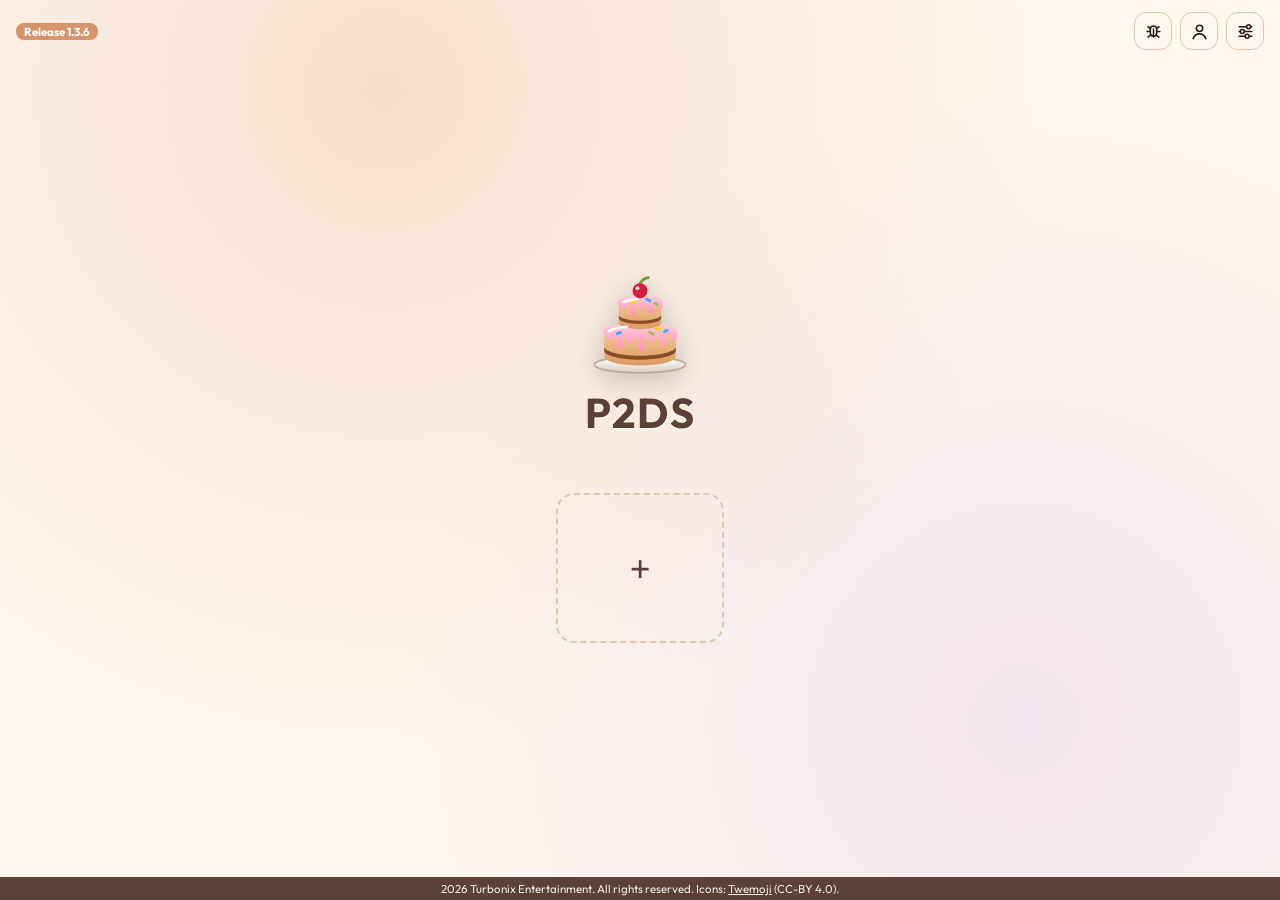
<file: index.html>
<!DOCTYPE html>
<html lang="fr">
<head>
  <meta charset="utf-8">
  <meta name="viewport" content="width=device-width, initial-scale=1, maximum-scale=1, user-scalable=no, viewport-fit=cover">
  <title>Pâtisserie 2D Simulator — Turbonix</title>
  <meta name="description" content="Ouvre ta pâtisserie : achète tes ingrédients, prépare 68 recettes, vends tes gâteaux, embauche ton équipe et débloque des centaines de succès, avec Bob, ton chef pâtissier. Gratuit, dans le navigateur.">
  <meta property="og:title" content="Pâtisserie 2D Simulator">
  <meta property="og:description" content="Ouvre ta pâtisserie, prépare 68 recettes et débloque des centaines de succès. Gratuit, dans le navigateur.">
  <meta property="og:type" content="website">
  <meta property="og:url" content="https://p2ds.pages.dev/">
  <meta name="theme-color" content="#D4956B">
  <link rel="icon" href="logo.svg?v=3" type="image/svg+xml" sizes="any">
  <link rel="alternate icon" href="favicon.png?v=3" type="image/png">
  <link rel="apple-touch-icon" href="apple-touch-icon.png?v=1">
  <link rel="manifest" href="manifest.webmanifest">
  <meta name="p2ds-markup" content="1.3">
  <script>
    // On garde la trace des minuteurs et des ecouteurs : une mise a jour peut ainsi remplacer le jeu sans recharger la page
    (function () {
      var T = window.__tracked = { timers: [], listeners: [] };
      var si = window.setInterval;
      window.setInterval = function () { var id = si.apply(this, arguments); T.timers.push(id); return id; };
      [document, window].forEach(function (target) {
        var add = target.addEventListener;
        target.addEventListener = function (type, fn, opt) { T.listeners.push([target, type, fn, opt]); return add.call(target, type, fn, opt); };
      });
    })();
  </script>
  <script>
    // Applique le thème avant l'affichage pour éviter un flash
    (function () {
      var theme = "light";
      try {
        var pref = localStorage.getItem("p2ds_home_theme");
        theme = pref === "dark" || (pref === "auto" && window.matchMedia && matchMedia("(prefers-color-scheme: dark)").matches) ? "dark" : "light";
      } catch (e) {}
      document.documentElement.dataset.theme = theme;
    })();
  </script>
  <link rel="preconnect" href="https://fonts.googleapis.com">
  <link rel="preconnect" href="https://fonts.gstatic.com" crossorigin>
  <link href="https://fonts.googleapis.com/css2?family=Outfit:wght@400;500;600;700;800;900&display=swap" rel="stylesheet">
  <link rel="stylesheet" href="turbonix.css?v=3.68">
  <link rel="stylesheet" href="style.css?v=3.68">
</head>
<body>
  <div class="bg-blobs" aria-hidden="true"><span></span><span></span><span></span></div>
  <div id="decor-layer" aria-hidden="true"></div>

  <!-- Header -->
  <div id="header"></div>

  <!-- Rebirth banner (shown/hidden by JS) -->

  <!-- Tab navigation -->
  <nav id="tabs"></nav>

  <!-- Main game area -->
  <main id="game-area">
    <!-- Left: Ingredients -->
    <div id="ingredients"></div>
    <div id="split-handle" role="separator" aria-orientation="vertical"></div>

    <!-- Right: Active tab content -->
    <div id="main-panel"></div>
  </main>

  <!-- Bottom bar: space + crafting progress -->
  <div id="dock">
    <div id="space-bar"></div>
    <div id="crafting-bar"></div>
  </div>

  <!-- Toast notifications -->
  <div id="toast-area" role="status" aria-live="polite"></div>

  <!-- Bob, chef patissier : il explique le tutoriel, et cache la console -->
  <div id="bob-bubble" role="status" aria-live="polite" style="display:none"></div>
  <button id="bob" class="bob-fig" type="button" data-anger="0" onclick="bobPoke()" aria-label="Bob" title="Bob">
    <svg viewBox="0 -38 160 228" aria-hidden="true">
      <defs>
        <linearGradient id="bobShell" x1="0" y1="0" x2="0" y2="1"><stop offset="0" stop-color="#5a5468"/><stop offset=".55" stop-color="#34303e"/><stop offset="1" stop-color="#1c1a21"/></linearGradient>
        <linearGradient id="bobRim" x1="0" y1="0" x2="1" y2="1"><stop class="rim-a" offset="0" stop-color="#c4a8ff"/><stop class="rim-b" offset=".5" stop-color="#9b6dff"/><stop class="rim-c" offset="1" stop-color="#6f45d9"/></linearGradient>
        <linearGradient id="bobJetFill" x1="0" y1="0" x2="0" y2="1"><stop offset="0" stop-color="#fff6a8"/><stop offset=".45" stop-color="#ffd60a"/><stop offset="1" stop-color="#ff6a1f" stop-opacity="0"/></linearGradient>
        <clipPath id="bobVisorClip"><rect x="33" y="38" width="94" height="59" rx="19"/></clipPath>
        <radialGradient id="bobVisor" cx=".5" cy=".35" r=".8"><stop offset="0" stop-color="#231c33"/><stop offset="1" stop-color="#07060b"/></radialGradient>
        <linearGradient id="bobToque" x1="0" y1="0" x2="0" y2="1"><stop offset="0" stop-color="#ffffff"/><stop offset="1" stop-color="#e6e0d8"/></linearGradient>
      </defs>
      <ellipse class="bob-shadow" cx="80" cy="183" rx="38" ry="5"/>
      <g class="bob-rig">
        <path class="bob-jet" d="M67 150q13 36 26 0z"/>
        <path class="bob-body" d="M50 114q0-12 12-12h36q12 0 12 12v20q0 24-30 24t-30-24z"/>
        <!-- Tablier -->
        <path class="bob-apron" d="M58 110h44v26q0 19-22 19t-22-19z"/>
        <path class="bob-apron-pocket" d="M67 134h26v7q0 6-6 6H73q-6 0-6-6z"/>
        <path class="bob-apron-heart" d="M80 128c-2-4-8-3-8 1 0 3 5 6 8 8 3-2 8-5 8-8 0-4-6-5-8-1z"/>
        <!-- Le motif du tablier selon le theme -->
        <g class="bob-acc bob-acc-spring" transform="translate(80 126)"><g fill="#F48FB1"><circle cy="-4.500" r="3.400"/><circle cx="4.300" cy="-1.400" r="3.400"/><circle cx="2.600" cy="3.700" r="3.400"/><circle cx="-2.600" cy="3.700" r="3.400"/><circle cx="-4.300" cy="-1.400" r="3.400"/></g><circle r="2.400" fill="#FFC928"/></g>
        <path class="bob-acc bob-acc-summer" transform="translate(80 126)" d="M0-9l2.500 5.500 6 .7-4.400 4.100 1.200 6L0 4.300l-5.300 3 1.200-6L-8.500-1.800l6-.7z" fill="#FF8A5C"/>
        <g class="bob-acc bob-acc-fall" transform="translate(80 126)"><path d="M0-9C6-5 6 3 0 7-6 3-6-5 0-9z" fill="#E8590C"/><path d="M0 9V-6" stroke="#8E220F" stroke-width="1.200"/></g>
        <path class="bob-acc bob-acc-winter" transform="translate(80 126)" d="M0-9V9M-8-4.500L8 4.500M-8 4.500L8-4.500M-2.500-7L0-4.500 2.500-7M-2.500 7L0 4.500 2.500 7" fill="none" stroke="#1C74C4" stroke-width="1.800" stroke-linecap="round"/>
        <g class="bob-acc bob-acc-birthday" transform="translate(80 126)"><rect x="-8" y="-5" width="16" height="13" rx="2" fill="#FFC107"/><path d="M0-5V8M-8 1H8" stroke="#E91E63" stroke-width="2.500"/><path d="M0-5C-4-11-8-7-4-5ZM0-5C4-11 8-7 4-5Z" fill="#E91E63"/></g>
        <g class="bob-acc bob-acc-space" transform="translate(80 126)"><ellipse rx="11" ry="3.200" fill="none" stroke="#FFD54F" stroke-width="1.600" transform="rotate(-16)"/><circle r="6" fill="#E0A458"/></g>
        <path class="bob-acc bob-acc-bakery" transform="translate(80 128)" d="M-10 5C-12-4-6-9 0-9S12-4 10 5C9 7 7 7 6 5 5 1 3-1 0-1S-5 1-6 5C-7 7-9 7-10 5z" fill="#D9963F" stroke="#9C5C22" stroke-width="1"/>
        <g class="bob-acc bob-acc-cookie" transform="translate(80 127)"><circle r="8" fill="#D9A35B" stroke="#B97C35"/><g fill="#4A2511"><circle cx="-3" cy="-2" r="1.300"/><circle cx="3" cy="-3" r="1.200"/><circle cx="2" cy="3" r="1.300"/><circle cx="-3" cy="3" r="1"/></g></g>
        <g class="bob-acc bob-acc-tech bob-acc-techgold" transform="translate(80 127)"><rect x="-8" y="-8" width="16" height="16" rx="2" fill="var(--acc-chip)" stroke="var(--acc-line)" stroke-width="1.400"/><path d="M-4-4h8v8h-8z" fill="none" stroke="var(--acc-line)"/><path d="M-11-4h3M-11 4h3M8-4h3M8 4h3" stroke="var(--acc-line)" stroke-width="1.400"/></g>
        <g class="bob-acc bob-acc-horror" transform="translate(80 127)"><path d="M-1-9c1-3 3-4 5-3-2 1-3 2-3 4z" fill="#3E7D2A"/><ellipse rx="9" ry="7.500" fill="#F57C1F"/><path d="M-5-3l3-2 1 3zM5-3l-3-2-1 3zM-5 2c3 3 7 3 10 0l-2 .800-1.500-1.500-1.500 1.500-1.500-1.500-1.500 1.500z" fill="#1A0F0A"/></g>
        <path class="bob-acc bob-acc-party" transform="translate(80 126)" d="M-3 6V-6L7-8V4M-3 6a3 2.500 0 1 1-1-2M7 4a3 2.500 0 1 1-1-2" fill="none" stroke="#C2188F" stroke-width="2.200" stroke-linecap="round"/>
        <!-- Ses habits selon le theme -->
        <g class="bob-acc bob-acc-spring"><path d="M54 104q26 14 52 0" fill="none" stroke="#6DBD4B" stroke-width="3"/><g fill="#F48FB1"><circle cx="60" cy="108" r="3.500"/><circle cx="72" cy="112" r="3.500"/><circle cx="88" cy="112" r="3.500"/><circle cx="100" cy="108" r="3.500"/></g><g fill="#FFC928"><circle cx="66" cy="110" r="2"/><circle cx="80" cy="114" r="2"/><circle cx="94" cy="110" r="2"/></g></g>
        <g class="bob-acc bob-acc-summer"><path d="M54 104q26 16 52 0" fill="none" stroke="#fff" stroke-width="2"/><g><circle cx="60" cy="108" r="3.200" fill="#FF6F61"/><circle cx="70" cy="112" r="3.200" fill="#FFC928"/><circle cx="80" cy="114" r="3.200" fill="#29B6F6"/><circle cx="90" cy="112" r="3.200" fill="#FFC928"/><circle cx="100" cy="108" r="3.200" fill="#FF6F61"/></g><path d="M52 124h56" stroke="#FF8A5C" stroke-width="3" opacity=".7"/></g>
        <g class="bob-acc bob-acc-fall"><path d="M50 106q30 16 60 0l-2 9q-28 12-56 0z" fill="#C2571A"/><path d="M58 108v8M70 112v8M82 113v8M94 112v8M104 108v8" stroke="#F2A154" stroke-width="2.200"/><path d="M98 114l8 24-9 2-3-22z" fill="#C2571A"/></g>
        <g class="bob-acc bob-acc-winter"><path d="M48 105q32 18 64 0l-1 10q-31 14-62 0z" fill="#E53935"/><path d="M58 109v10M72 114v10M88 114v10M102 109v10" stroke="#fff" stroke-width="3"/><path d="M96 116l9 28-10 3-4-26z" fill="#E53935"/><path d="M97 144h8M95 147h8" stroke="#fff" stroke-width="2"/></g>
        <g class="bob-acc bob-acc-birthday"><path d="M80 108l-13-6v14zM80 108l13-6v14z" fill="#E91E63" stroke="#AD1457"/><circle cx="80" cy="108" r="3.500" fill="#FFD740"/><g fill="#FFD740"><circle cx="62" cy="130" r="1.800"/><circle cx="98" cy="136" r="1.800"/></g><g fill="#42A5F5"><circle cx="66" cy="148" r="1.800"/><circle cx="96" cy="124" r="1.800"/></g></g>
        <g class="bob-acc bob-acc-space"><path d="M50 108q30 10 60 0v7q-30 12-60 0z" fill="#E8EEF5" stroke="#9FB4C8" stroke-width="1.500"/><rect x="62" y="124" width="36" height="14" rx="4" fill="#CFD8E3" stroke="#8CA0B5"/><circle cx="70" cy="131" r="2.500" fill="#FF5252"/><circle cx="80" cy="131" r="2.500" fill="#69F0AE"/><circle cx="90" cy="131" r="2.500" fill="#40C4FF"/></g>
        <g class="bob-acc bob-acc-bakery"><path d="M58 112h44M58 120h44M58 128h44M58 136h44M60 144h40" stroke="#fff" stroke-width="2.200" opacity=".5"/><path d="M52 104q28 10 56 0" fill="none" stroke="#fff" stroke-width="2.500" opacity=".8"/></g>
        <g class="bob-acc bob-acc-cookie"><g fill="#4A2511"><circle cx="58" cy="124" r="2.200"/><circle cx="102" cy="130" r="2.200"/><circle cx="64" cy="146" r="2"/><circle cx="96" cy="148" r="2"/></g><path d="M52 106q28 12 56 0" fill="none" stroke="#B97C35" stroke-width="3"/></g>
        <g class="bob-acc bob-acc-tech bob-acc-techgold"><path d="M54 112h10v8h10M106 112H96v8H86M56 144h14v-8M104 144H90v-8" fill="none" stroke="var(--acc-line)" stroke-width="1.600"/><circle cx="64" cy="112" r="2" fill="var(--acc-line)"/><circle cx="96" cy="112" r="2" fill="var(--acc-line)"/></g>
        <g class="bob-acc bob-acc-horror"><path d="M58 104l44 54M102 104l-44 54" stroke="#E8DCC0" stroke-width="3.500" opacity=".85"/><path d="M52 150l6 6 4-6 6 6 4-6M100 150l6 6 4-6" fill="none" stroke="#1A0F0A" stroke-width="2"/></g>
        <g class="bob-acc bob-acc-party"><path d="M80 108l-14-7v15zM80 108l14-7v15z" fill="#C2188F" stroke="#7B1FA2"/><circle cx="80" cy="108" r="3.500" fill="#FFD740"/><path d="M60 126l2 4 4 .4-3 2.800 1 4-4-2-4 2 1-4-3-2.800 4-.4z" fill="#FFD740"/><path d="M102 138l1.600 3.200 3.400.4-2.600 2.300.8 3.300-3.200-1.700-3.200 1.700.8-3.300-2.600-2.300 3.400-.4z" fill="#69F0AE"/></g>
        <!-- Foulard de chef -->
        <path class="bob-kerchief" d="M56 102q24 11 48 0l1 7q-25 11-50 0z"/>
        <g class="bob-head">
          <rect class="bob-ear" x="12" y="50" width="14" height="30" rx="7"/>
          <rect class="bob-ear" x="134" y="50" width="14" height="30" rx="7"/>
          <rect class="bob-face" x="22" y="26" width="116" height="82" rx="28"/>
          <path class="bob-gloss" d="M38 35q42-8 84 0-5-3-12-3H50q-7 0-12 3z"/>
          <rect class="bob-visor" x="33" y="38" width="94" height="59" rx="19"/>
          <circle class="bob-cheek" cx="47" cy="80" r="6.500"/>
          <circle class="bob-cheek" cx="113" cy="80" r="6.500"/>
          <g class="bob-look">
            <g class="bob-eyes">
              <g class="bob-eye-open">
                <g class="bob-eye"><ellipse cx="60" cy="62" rx="10.500" ry="12.500"/><circle class="bob-shine" cx="64" cy="57" r="3.400"/></g>
                <g class="bob-eye"><ellipse cx="100" cy="62" rx="10.500" ry="12.500"/><circle class="bob-shine" cx="104" cy="57" r="3.400"/></g>
              </g>
            </g>
            <g class="bob-eye-joy"><path d="M49 67q11-16 22 0"/><path d="M89 67q11-16 22 0"/></g>
            <g class="bob-eye-x"><path d="M52 55l16 14M68 55l-16 14M92 55l16 14M108 55l-16 14"/></g>
          </g>
          <g clip-path="url(#bobVisorClip)">
            <path class="bob-lid bob-lid-l" d="M42 30h36v25H42z"/>
            <path class="bob-lid bob-lid-r" d="M82 30h36v25H82z"/>
          </g>
          <path class="bob-brow bob-brow-l" d="M49 47q11-5 22 0"/>
          <path class="bob-brow bob-brow-r" d="M89 47q11-5 22 0"/>
          <path class="m m-happy" d="M65 77h30q-1 15-15 15t-15-15z"/>
          <path class="m m-neutral" d="M69 86q11 2 22-4"/>
          <path class="m m-sad" d="M68 89q12-11 24 0"/>
          <g class="m m-grit"><rect x="61" y="78" width="38" height="13" rx="5" fill="#3a0606"/><path d="M61 84.500h38M69 78v13M77 78v13M85 78v13M92 78v13" stroke-width="2"/></g>
          <path class="m m-sour" d="M66 89q6-6 11-2t11-1 6-1"/>
          <g class="m m-joy"><path d="M61 74h38q0 23-19 23T61 74z" fill="#3a0606"/><path class="m-teeth" d="M63 74h34l-2 5H65z"/><path class="m-tongue" d="M71 90q9-7 18 0-3 6-9 6t-9-6z"/></g>
          <ellipse class="m m-wow" cx="80" cy="86" rx="6.500" ry="8"/>
          <ellipse class="m m-talk" cx="80" cy="83" rx="9" ry="6"/>
          <g class="m m-cough"><ellipse cx="80" cy="85" rx="8" ry="7"/><path d="M75 90q5-5 10 0"/></g>
          <path class="bob-tear" d="M50 76c3.500 5 5 7 5 9.500a5 5 0 0 1-10 0c0-2.500 1.500-4.500 5-9.500z"/>
          <path class="bob-spring" d="M80 28q-7-3 0-6t0-6 0-6"/>
          <circle class="bob-tip" cx="80" cy="7" r="6.500"/>
          <!-- Toque -->
          <path class="bob-toque" d="M44 30q-22-4-20-24 2-17 22-16 6-16 34-16t34 16q20-1 22 16 2 20-20 24z"/>
          <path class="bob-toque-fold" d="M64 -6v28M80 -10v32M96 -6v28"/>
          <rect class="bob-toque-band" x="42" y="18" width="76" height="15" rx="6"/>
          <!-- Ses tenues selon le theme -->
          <g class="bob-acc bob-acc-spring">
            <g transform="translate(106 2)"><g fill="#FFB7D0"><circle cy="-6" r="4.500"/><circle cx="5.700" cy="-1.900" r="4.500"/><circle cx="3.500" cy="4.900" r="4.500"/><circle cx="-3.500" cy="4.900" r="4.500"/><circle cx="-5.700" cy="-1.900" r="4.500"/></g><circle r="3.200" fill="#FFC928"/></g>
            <path d="M92 8C96 2 100 2 102 4 100 9 96 10 92 8z" fill="#6DBD4B"/>
            <g transform="translate(58 -4) scale(.65)"><g fill="#fff" stroke="#E5DCCF" stroke-width=".8"><circle cy="-6" r="4.500"/><circle cx="5.700" cy="-1.900" r="4.500"/><circle cx="3.500" cy="4.900" r="4.500"/><circle cx="-3.500" cy="4.900" r="4.500"/><circle cx="-5.700" cy="-1.900" r="4.500"/></g><circle r="3.200" fill="#FFC928"/></g>
          </g>
          <g class="bob-acc bob-acc-summer">
            <path d="M58-12v30M80-20v38M102-12v30" fill="none" stroke="#7CC8F2" stroke-width="5" stroke-linecap="round" opacity=".8"/>
            <rect x="56" y="17" width="20" height="13" rx="5" fill="#123"/><rect x="84" y="17" width="20" height="13" rx="5" fill="#123"/><path d="M76 22h8" stroke="#123" stroke-width="2.500"/><path d="M60 20l6 6M88 20l6 6" stroke="#fff" stroke-width="1.500" opacity=".6"/>
          </g>
          <g class="bob-acc bob-acc-fall">
            <g transform="translate(106 0) rotate(18) scale(1.1)"><path d="M0-11l1.600 4.300 2-1.100-.8 4.500 2.600-2.200.8 1.900 3.200-.7-1 3.300 2 1.300-4.500 3.600.8 1.900-5.400-.7L.5 11h-1l-.2-6.900-5.400.7.8-1.900-4.500-3.600 2-1.300-1-3.300 3.200.7.8-1.900 2.600 2.200-.8-4.500 2 1.100z" fill="#D9480F"/></g>
            <g transform="translate(56 -2) rotate(-20) scale(.75)"><path d="M0-11C7-6 7 4 0 9-7 4-7-6 0-11z" fill="#F9B115"/><path d="M0 9v3M0 8V-8" stroke="#B9770A" stroke-width="1"/></g>
          </g>
          <g class="bob-acc bob-acc-winter">
            <circle cx="80" cy="-30" r="10" fill="#fff" stroke="#CFE5F7" stroke-width="2"/>
            <g fill="#fff" stroke="#CFE5F7" stroke-width="1.200"><circle cx="46" cy="27" r="7"/><circle cx="58" cy="28" r="7.500"/><circle cx="72" cy="28" r="7.500"/><circle cx="88" cy="28" r="7.500"/><circle cx="102" cy="28" r="7.500"/><circle cx="114" cy="27" r="7"/></g>
            <path d="M58-8l5 5M63-8l-5 5M98-2l5 5M103-2l-5 5" stroke="#9CC6E8" stroke-width="2" stroke-linecap="round"/>
          </g>
          <g class="bob-acc bob-acc-birthday">
            <path d="M64-22L80-58l16 36z" fill="#FF4081" stroke="#C2185B" stroke-width="1.500"/><path d="M71-37L88-30M76-48L92-42" stroke="#FFD740" stroke-width="3" stroke-linecap="round"/><circle cx="80" cy="-60" r="5.500" fill="#FFD740"/>
            <g fill="#42A5F5"><circle cx="54" cy="4" r="2"/><circle cx="108" cy="8" r="2"/></g><g fill="#69F0AE"><circle cx="46" cy="-4" r="2"/><circle cx="114" cy="-6" r="2"/></g>
          </g>
          <g class="bob-acc bob-acc-space">
            <circle cx="80" cy="56" r="72" fill="rgba(140,200,255,.1)" stroke="#9FD3FF" stroke-width="3"/><path d="M26 22C36 6 54-6 72-9" fill="none" stroke="#fff" stroke-width="4" stroke-linecap="round" opacity=".6"/>
            <path d="M80-14l2.500 6.500 7 .5-5.500 4.300 1.900 6.700L80 0l-5.900 4 1.900-6.700L70.500-7l7-.5z" fill="#FFD54F"/>
          </g>
          <g class="bob-acc bob-acc-bakery">
            <g transform="translate(110 -6) rotate(-62)"><rect x="-27" y="-6" width="54" height="12" rx="6" fill="#C9822F"/><rect x="-25" y="-5" width="50" height="6" rx="3" fill="#E3A957"/><path d="M-16-5l5 7M-3-5l5 7M10-5l5 7" stroke="#FBE6BC" stroke-width="2.200" stroke-linecap="round"/></g>
            <g fill="#fff" opacity=".9"><circle cx="38" cy="44" r="3"/><circle cx="46" cy="50" r="1.800"/><circle cx="124" cy="92" r="2.400"/><circle cx="58" cy="-4" r="2.200"/></g>
          </g>
          <g class="bob-acc bob-acc-cookie">
            <g transform="translate(106 -6)"><circle r="12" fill="#D9A35B" stroke="#B97C35" stroke-width="1.500"/><g fill="#4A2511"><circle cx="-4" cy="-3" r="1.800"/><circle cx="4" cy="-5" r="1.600"/><circle cx="3" cy="4" r="1.800"/><circle cx="-4" cy="5" r="1.400"/></g><circle cx="10" cy="-8" r="4" fill="#ffffff" opacity="0"/></g>
          </g>
          <g class="bob-acc bob-acc-tech bob-acc-techgold">
            <path d="M80-14V-34" stroke="var(--acc-line)" stroke-width="3" stroke-linecap="round"/><circle cx="80" cy="-38" r="6" fill="var(--acc-line)"/><circle cx="80" cy="-38" r="11" fill="var(--acc-line)" opacity=".25"/>
            <path d="M42 24h76" stroke="var(--acc-line)" stroke-width="3" stroke-dasharray="6 4"/>
          </g>
          <g class="bob-acc bob-acc-horror">
            <path d="M40 24C56 14 70 6 84-46c6 18 14 46 38 70z" fill="#1A0F0A"/><path d="M40 24c10 6 70 6 82 0" fill="none" stroke="#1A0F0A" stroke-width="7" stroke-linecap="round"/>
            <path d="M52 16c14 4 44 4 58 0l2 6c-16 4-46 4-62 0z" fill="#E8650A"/>
            <g transform="translate(118 -4) scale(.9)"><path d="M-2-1C-6-7-13-7-17-3c3 0 4 2 4 4 2-2 4-2 5 0 1-2 3-2 5-1zM2-1C6-7 13-7 17-3c-3 0-4 2-4 4-2-2-4-2-5 0-1-2-3-2-5-1z" fill="#1A0F0A"/><ellipse rx="2.600" ry="4" fill="#1A0F0A"/></g>
          </g>
          <g class="bob-acc bob-acc-party">
            <path d="M106-30V-16" stroke="#D9C2F0" stroke-width="1.500"/><circle cx="106" cy="-6" r="11" fill="#B9B3D6"/><path d="M96-11h20M95-5h22M96 1h20M101-16v20M106-17v22M111-16v20" stroke="#F5F3FF" stroke-width="1.500"/><circle cx="102" cy="-10" r="2.500" fill="#fff"/>
            <path d="M48 20h64" stroke="#FF4081" stroke-width="3" stroke-dasharray="4 4"/>
            <path d="M58-8l1.500 4 4 .3-3 2.700 1 4L58 1l-3.500 2 1-4-3-2.700 4-.3z" fill="#FFD740"/>
          </g>
          <!-- Son visage selon le theme -->
          <g class="bob-acc bob-acc-spring"><g fill="#F48FB1" opacity=".75"><circle cx="40" cy="86" r="1.600"/><circle cx="46" cy="90" r="1.600"/><circle cx="114" cy="90" r="1.600"/><circle cx="120" cy="86" r="1.600"/></g></g>
          <g class="bob-acc bob-acc-summer"><path d="M72 78h16" stroke="#fff" stroke-width="3.500" stroke-linecap="round" opacity=".75"/><g fill="#FF8A5C" opacity=".8"><circle cx="41" cy="88" r="1.500"/><circle cx="119" cy="88" r="1.500"/></g></g>
          <g class="bob-acc bob-acc-fall"><g fill="#B9561B" opacity=".8"><circle cx="40" cy="84" r="1.400"/><circle cx="46" cy="90" r="1.400"/><circle cx="52" cy="86" r="1.400"/><circle cx="108" cy="86" r="1.400"/><circle cx="114" cy="90" r="1.400"/><circle cx="120" cy="84" r="1.400"/></g></g>
          <g class="bob-acc bob-acc-winter"><circle cx="46" cy="82" r="8" fill="#FF6B6B" opacity=".45"/><circle cx="114" cy="82" r="8" fill="#FF6B6B" opacity=".45"/><path d="M40 60l2 4 4 2-4 2-2 4-2-4-4-2 4-2z" fill="#CFE5F7" opacity=".7"/></g>
          <g class="bob-acc bob-acc-birthday"><path d="M117 78l1.600 3.400 3.600.5-2.600 2.600.6 3.600-3.200-1.800-3.200 1.800.6-3.600-2.600-2.600 3.600-.5z" fill="#FFD740" stroke="#E91E63" stroke-width=".8"/><g><circle cx="40" cy="48" r="1.600" fill="#42A5F5"/><circle cx="122" cy="56" r="1.600" fill="#69F0AE"/><circle cx="36" cy="70" r="1.600" fill="#FF4081"/></g></g>
          <g class="bob-acc bob-acc-space"><circle cx="48" cy="46" r="1.400" fill="#fff"/><circle cx="112" cy="52" r="1.100" fill="#fff"/><circle cx="104" cy="90" r="1.100" fill="#fff"/><path d="M40 98q40 12 80 0" fill="none" stroke="#9FD3FF" stroke-width="1.600" opacity=".6"/></g>
          <g class="bob-acc bob-acc-bakery"><path d="M112 86q6-2 8 2-4 4-8 0z" fill="#fff" opacity=".85"/><circle cx="116" cy="92" r="1.400" fill="#fff" opacity=".8"/></g>
          <g class="bob-acc bob-acc-cookie"><g fill="#4A2511" opacity=".75"><circle cx="40" cy="84" r="1.500"/><circle cx="47" cy="90" r="1.300"/><circle cx="114" cy="90" r="1.500"/><circle cx="120" cy="84" r="1.300"/></g></g>
          <g class="bob-acc bob-acc-tech bob-acc-techgold"><path d="M36 44h14l6 6M124 44h-14l-6 6M36 100h14M124 100h-14" fill="none" stroke="var(--acc-line)" stroke-width="1.800" stroke-linecap="round"/><circle cx="36" cy="44" r="2" fill="var(--acc-line)"/><circle cx="124" cy="44" r="2" fill="var(--acc-line)"/></g>
          <g class="bob-acc bob-acc-horror"><path d="M104 74l16 10M108 72v8M114 76v8M120 80v8" fill="none" stroke="#E8DCC0" stroke-width="1.800" stroke-linecap="round"/><path d="M71 78l3 6 3-6M83 78l3 6 3-6" fill="#fff" stroke="#fff" stroke-width=".6"/></g>
          <g class="bob-acc bob-acc-party"><g fill="#FFD740"><circle cx="40" cy="80" r="1.600"/><circle cx="46" cy="94" r="1.400"/><circle cx="118" cy="82" r="1.600"/></g><g fill="#40C4FF"><circle cx="44" cy="68" r="1.400"/><circle cx="120" cy="92" r="1.400"/></g><path d="M44 74l1.600 3 3.200.4-2.400 2.200.6 3.200-3-1.600-3 1.600.6-3.200-2.400-2.200 3.200-.4z" fill="#FF4081" opacity=".85"/></g>
          <g class="bob-sweat">
            <path d="M139 28c5 7 7 10 7 14a7 7 0 0 1-14 0c0-4 2-7 7-14z"/>
            <path d="M20 40c3 5 5 7 5 10a5 5 0 0 1-10 0c0-3 2-5 5-10z"/>
          </g>
        </g>
        <g class="bob-arm bob-arm-l"><path class="bob-limb" d="M52 116q-20 5-26 24"/><circle class="bob-hand" cx="25" cy="144" r="8.500"/></g>
        <g class="bob-arm bob-arm-r">
          <path class="bob-limb" d="M108 116q20 5 26 24"/>
          <!-- Fouet -->
          <g class="bob-whisk">
            <path class="bob-whisk-handle" d="M135 144L147 104"/>
            <path class="bob-whisk-wire" d="M147 104c-9-6-8-24 5-30 9 8 5 25-5 30zM147 104c-3-8 0-22 5-30 3 9 1 23-5 30z"/>
          </g>
          <circle class="bob-hand" cx="135" cy="144" r="8.500"/>
        </g>
        <g class="bob-flames">
          <path d="M18 34c-8-10 0-16-2-26 8 6 10 12 8 18 3-2 4-5 4-8 5 8 2 16-4 20z"/>
          <path d="M142 34c8-10 0-16 2-26-8 6-10 12-8 18-3-2-4-5-4-8-5 8-2 16 4 20z"/>
          <path d="M80 -38c-6 8-8 12-4 18-4-1-6-4-6-7-4 7-2 13 6 15h8c8-2 10-8 6-15 0 3-2 6-6 7 4-6 2-10-4-18z"/>
        </g>
      </g>
    </svg>
  </button>

  <!-- Premiere partie : Bob, sans sa tenue, ouvre la boutique -->
  <div id="intro" style="display:none">
    <div id="intro-bob" class="plain bob-fig" data-anger="0"></div>
    <div id="intro-speech"></div>
  </div>

  <!-- Modal container -->
  <div id="modal-overlay" class="modal-overlay" style="display:none"></div>

  <!-- Page d'accueil : les profils, les parties (5 au maximum) et les comptes -->
  <div id="home" class="home" style="display:none"></div>

  <!-- Console button (bottom-right, shown when cheat unlocked) -->
  <div id="console-btn-wrap" style="display:none"></div>


  <!-- Footer -->
  <footer id="game-footer" class="site-footer">
    <span id="year"></span> <span id="footer-text">Turbonix Entertainment.</span>
  </footer>
  <script>document.getElementById("year").textContent = new Date().getFullYear();</script>

  <!-- Game scripts (order matters) -->
  <script src="JS/GameData.js?v=3.68"></script>
  <script src="JS/Icons.js?v=3.68"></script>
  <script src="JS/Languages.js?v=3.68"></script>
  <script src="JS/LangFR.js?v=3.68"></script>
  <script src="JS/LangEN.js?v=3.68"></script>
  <script src="JS/LangES.js?v=3.68"></script>
  <script src="JS/LangPT.js?v=3.68"></script>
  <script src="JS/LangDE.js?v=3.68"></script>
  <script src="JS/LangAR.js?v=3.68"></script>
  <script src="JS/LangZH.js?v=3.68"></script>
  <script src="JS/LangJA.js?v=3.68"></script>
  <script src="JS/LangKO.js?v=3.68"></script>
  <script src="JS/LangRU.js?v=3.68"></script>
  <script src="JS/LangHI.js?v=3.68"></script>
  <script src="JS/LangBN.js?v=3.68"></script>
  <script src="JS/Config.js?v=3.68"></script>
  <script src="JS/PlayerData.js?v=3.68"></script>
  <script src="JS/Logic.js?v=3.68"></script>
  <script src="JS/Achievements.js?v=3.68"></script>
  <script src="JS/Music.js?v=3.68"></script>
  <script src="JS/Decor.js?v=3.68"></script>
  <script src="JS/Interface.js?v=3.68"></script>
  <script src="JS/Menus.js?v=3.68"></script>
  <script src="JS/Bank.js?v=3.68"></script>
  <script src="JS/Orders.js?v=3.68"></script>
  <script src="JS/Staff.js?v=3.68"></script>
  <script src="JS/Charts.js?v=3.68"></script>
  <script src="JS/Console.js?v=3.68"></script>
  <script src="JS/Bob.js?v=3.68"></script>
  <script src="JS/Update.js?v=3.68"></script>
  <script src="JS/Instances.js?v=3.68"></script>
  <script src="JS/Cloud.js?v=3.68"></script>
  <script src="JS/Admin.js?v=3.68"></script>
  <script src="JS/Home.js?v=3.68"></script>
  <script src="JS/main.js?v=3.68"></script>
  <script>
    // Le jeu marche hors ligne une fois chargé (pas sur ton ordi, sauf avec ?sw)
    if (!window.__TAURI_INTERNALS__ && "serviceWorker" in navigator && location.protocol.indexOf("http") === 0 && (!/^(localhost|127\.|\[::1\])/.test(location.hostname) || /[?&]sw\b/.test(location.search))) {
      window.addEventListener("load", function() { navigator.serviceWorker.register("sw.js").catch(function() {}); });
    }
  </script>

</body>
</html>
</file>
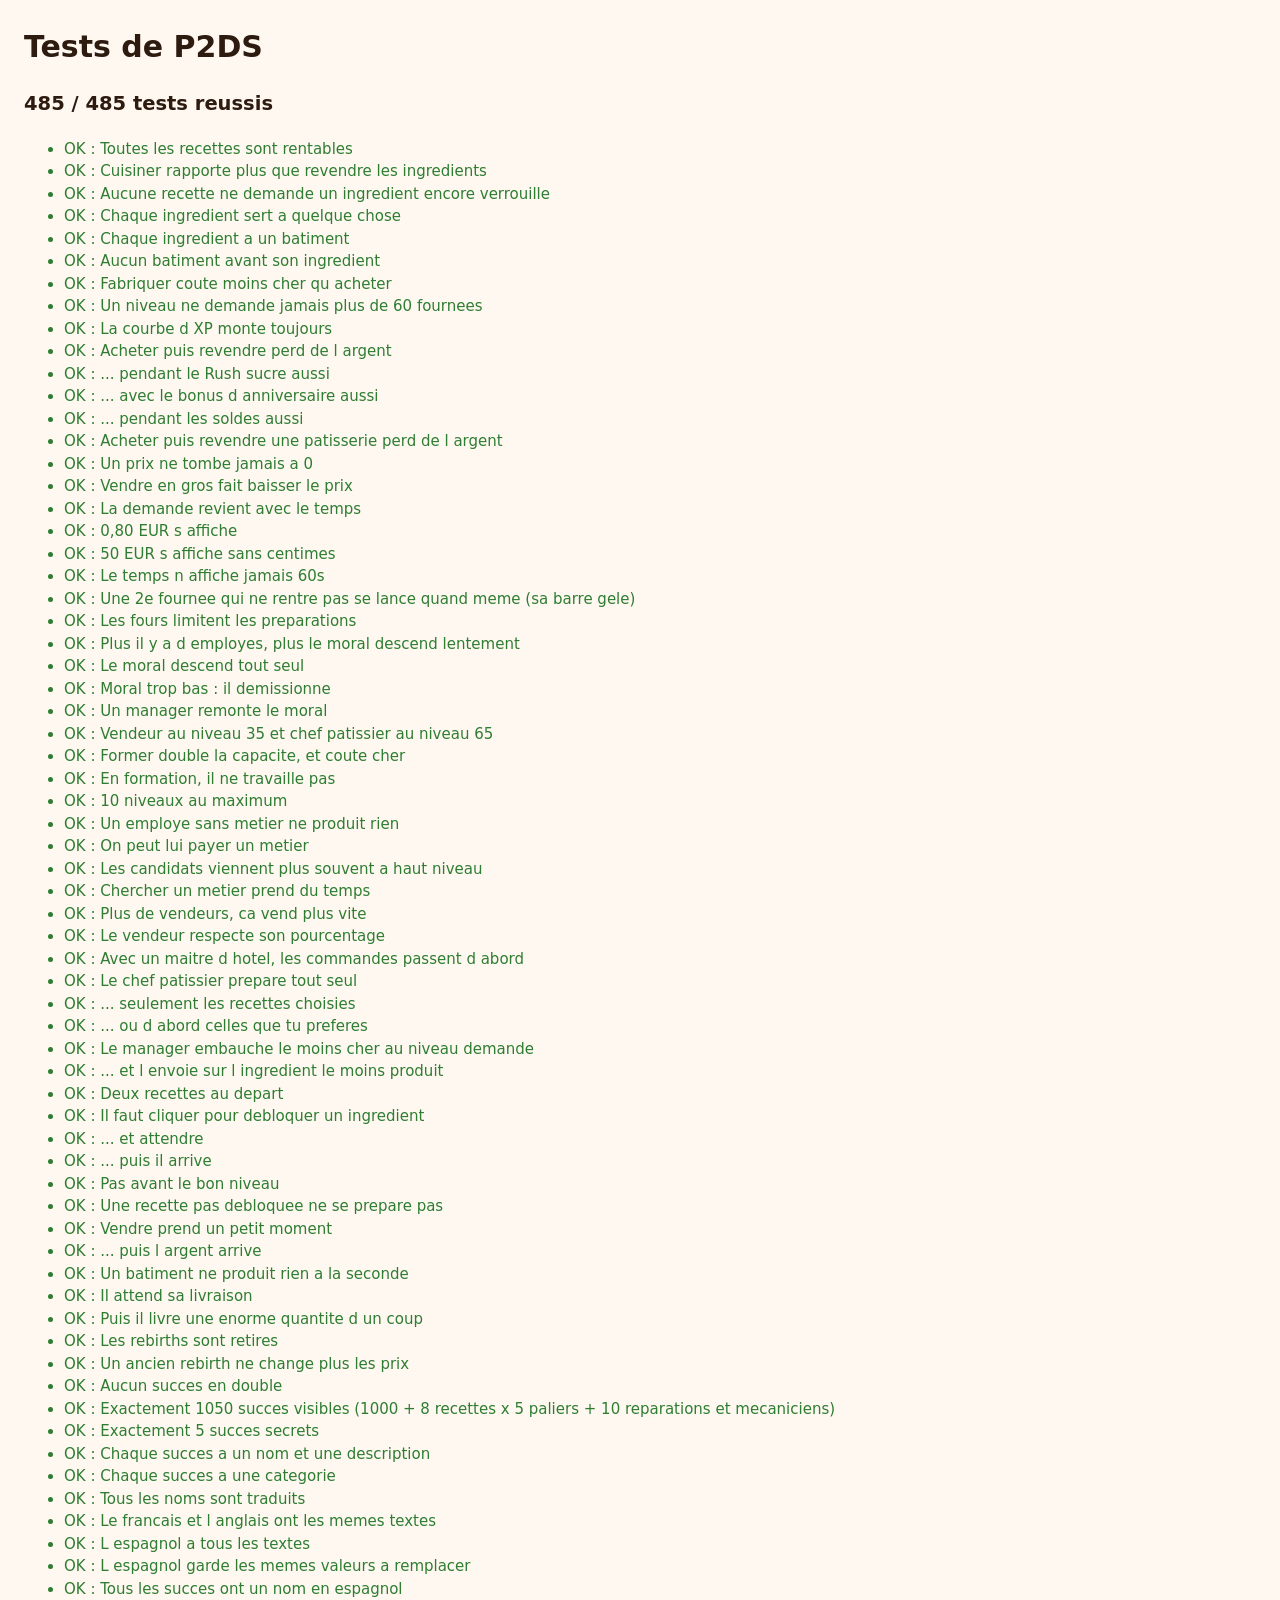
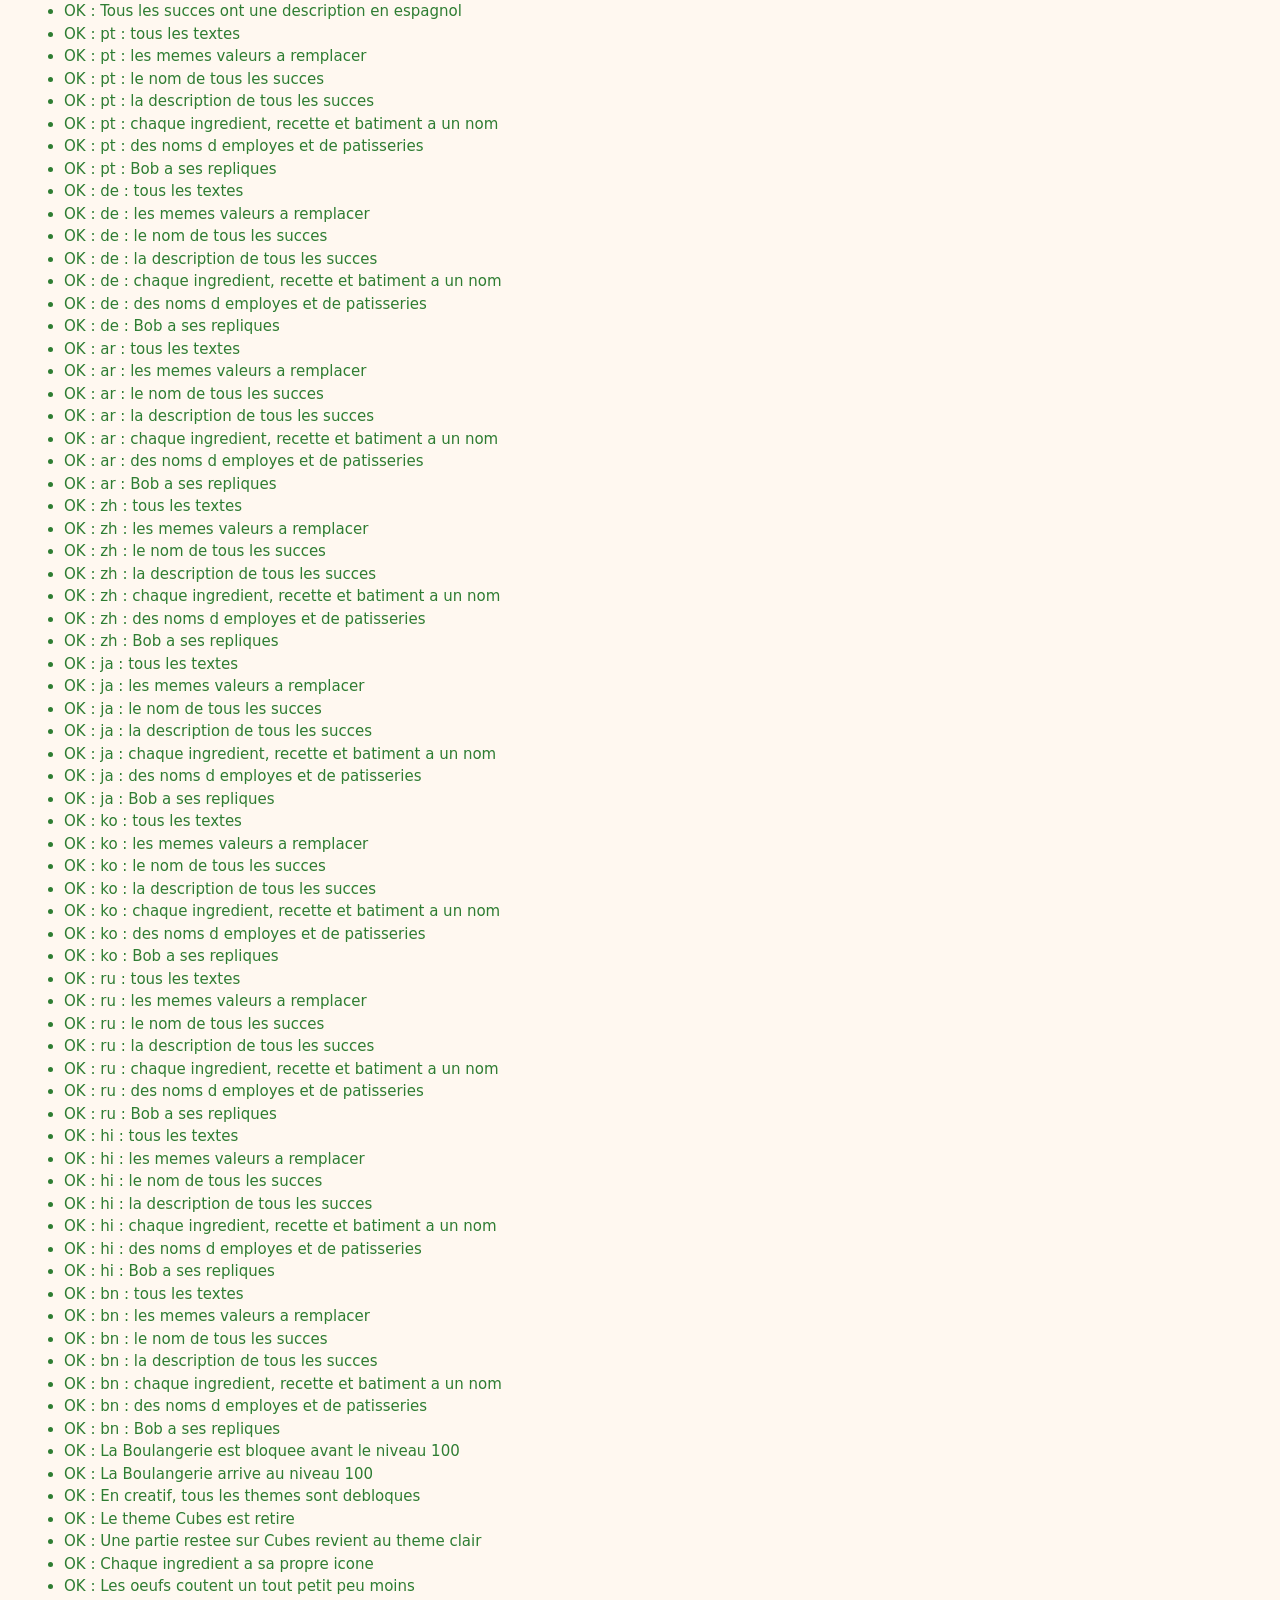
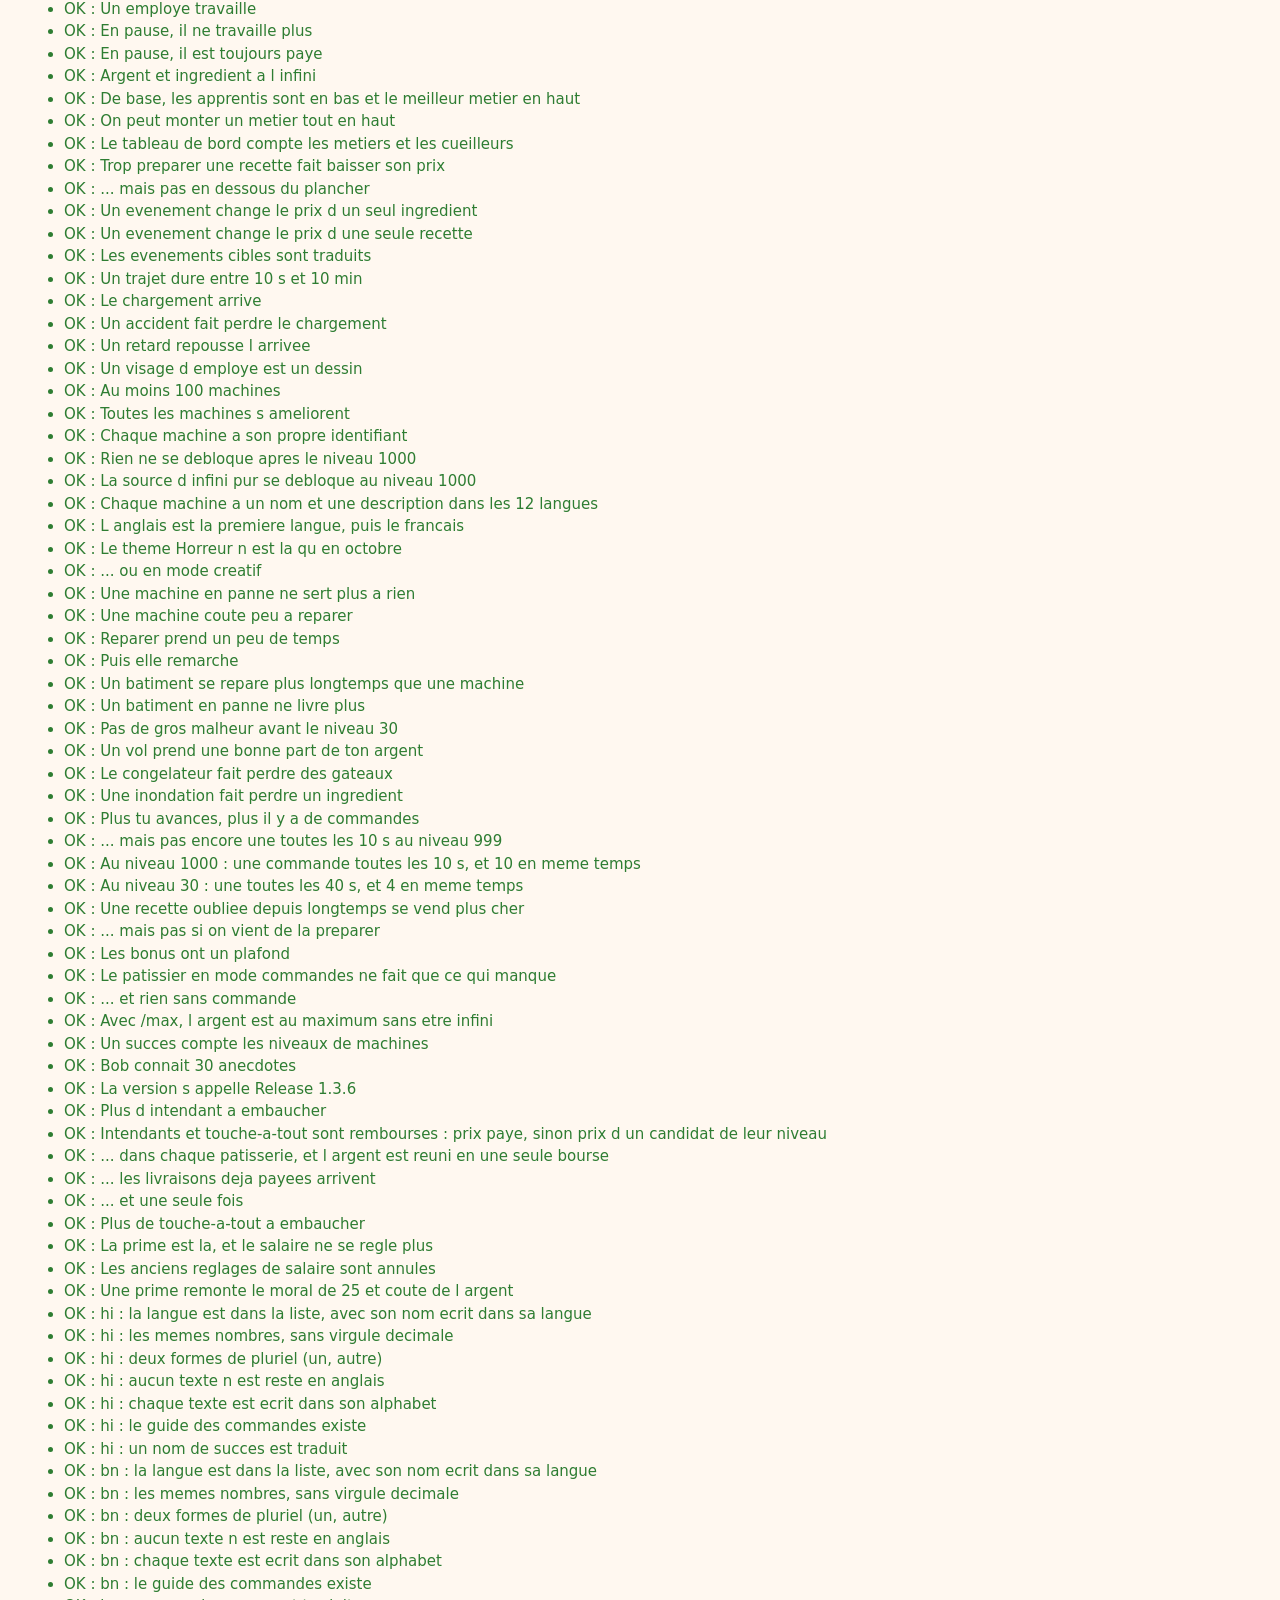
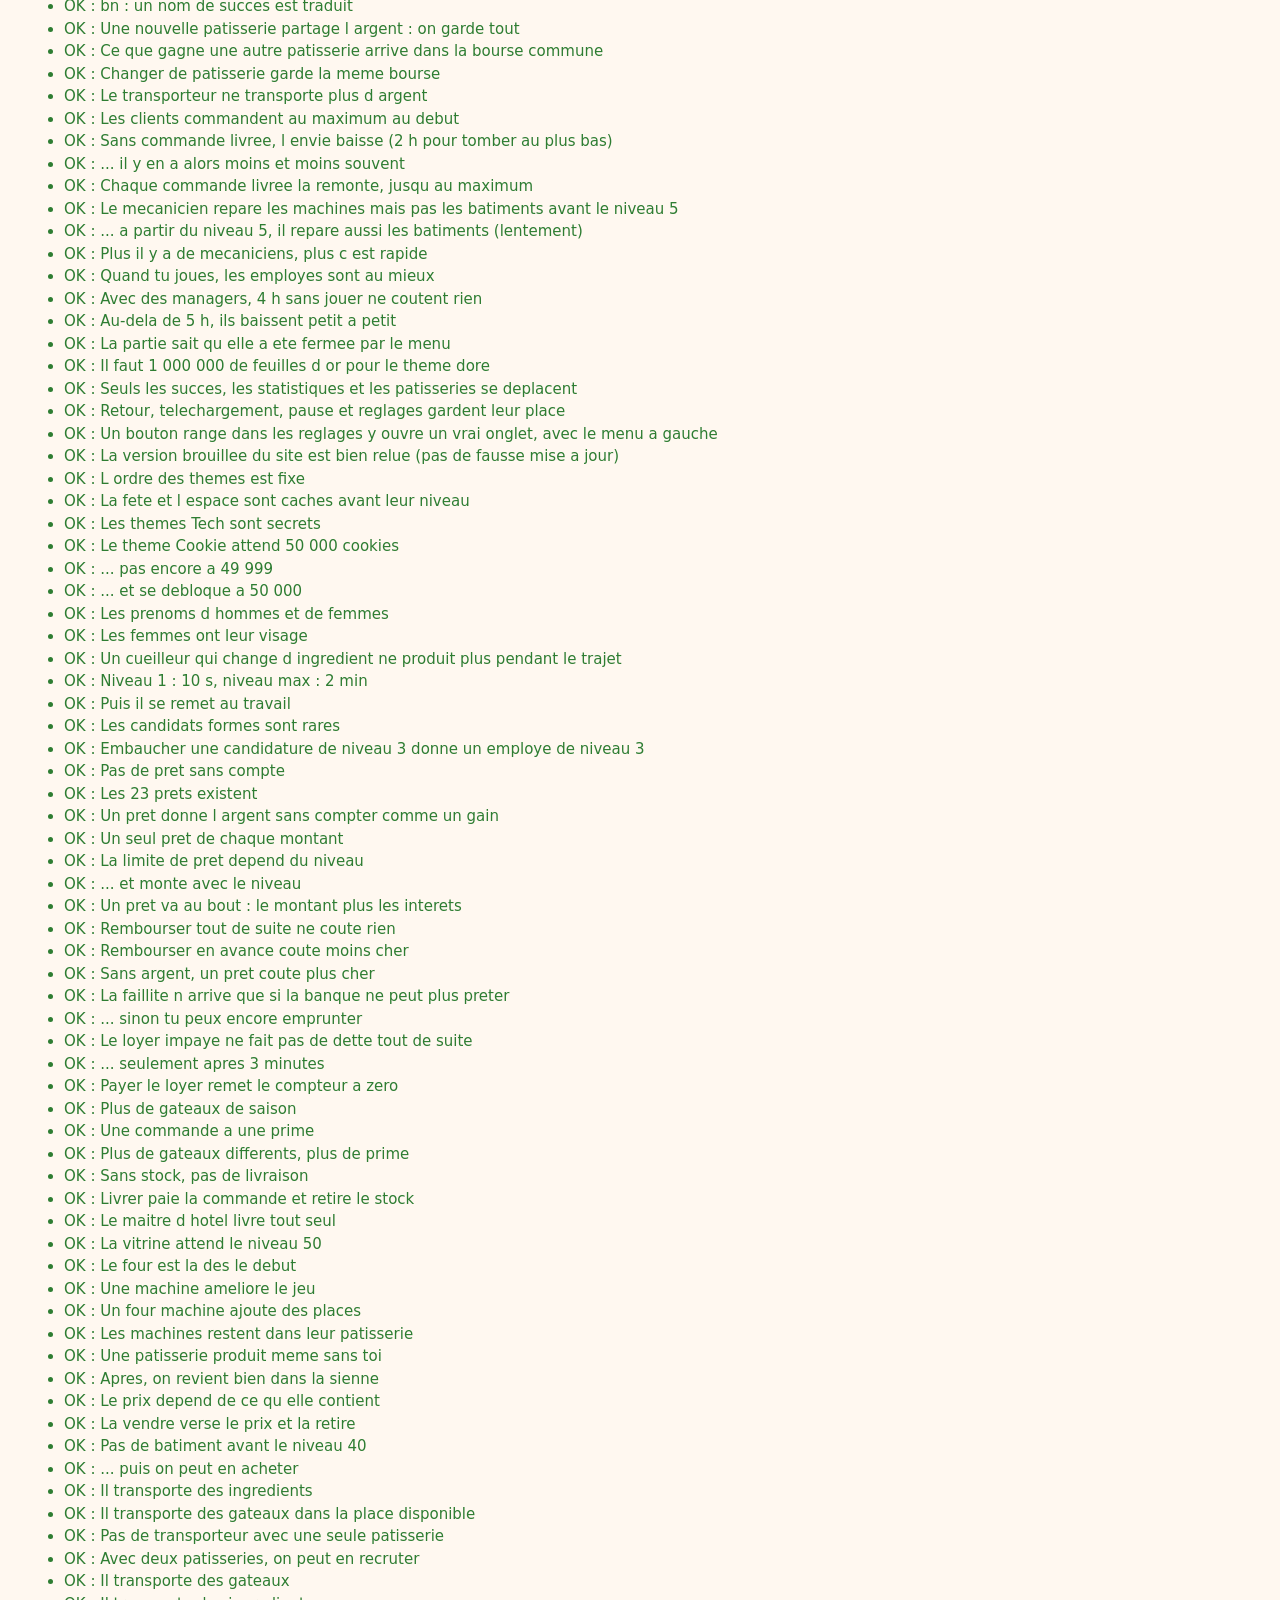
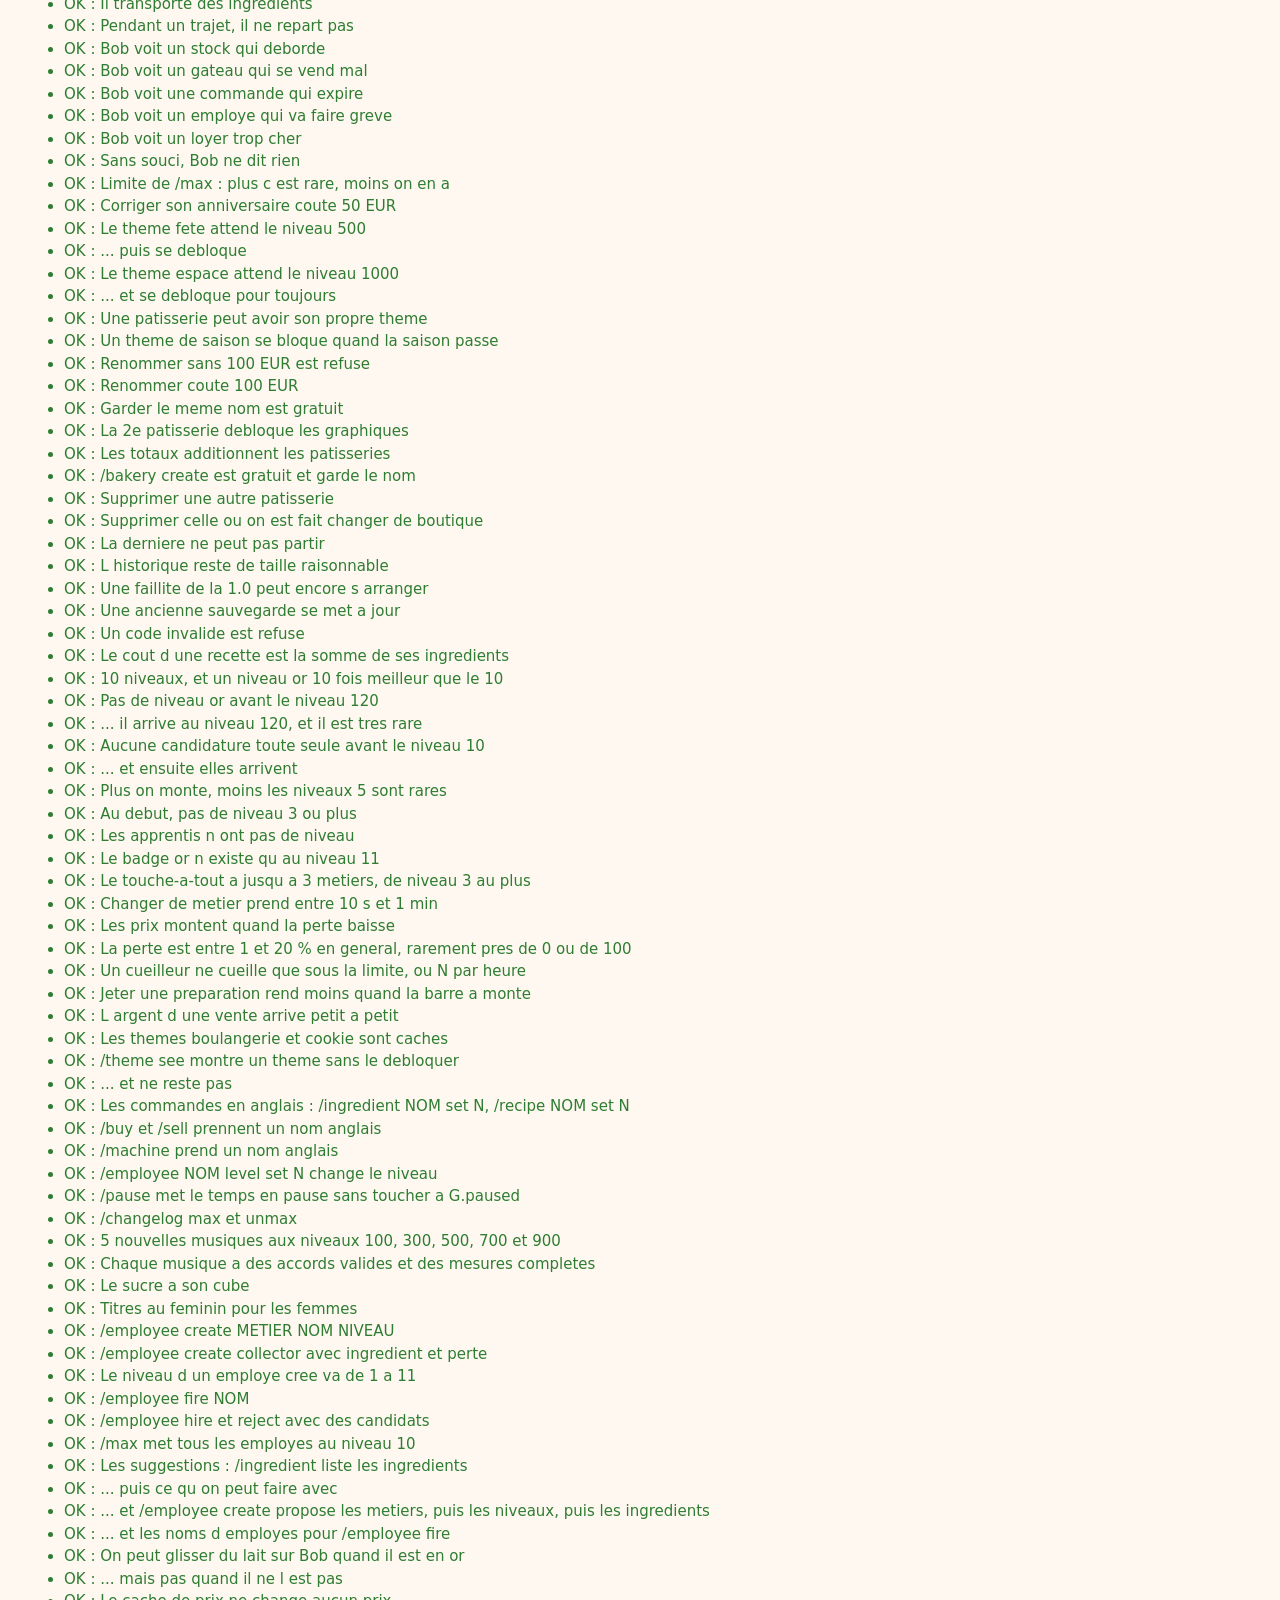
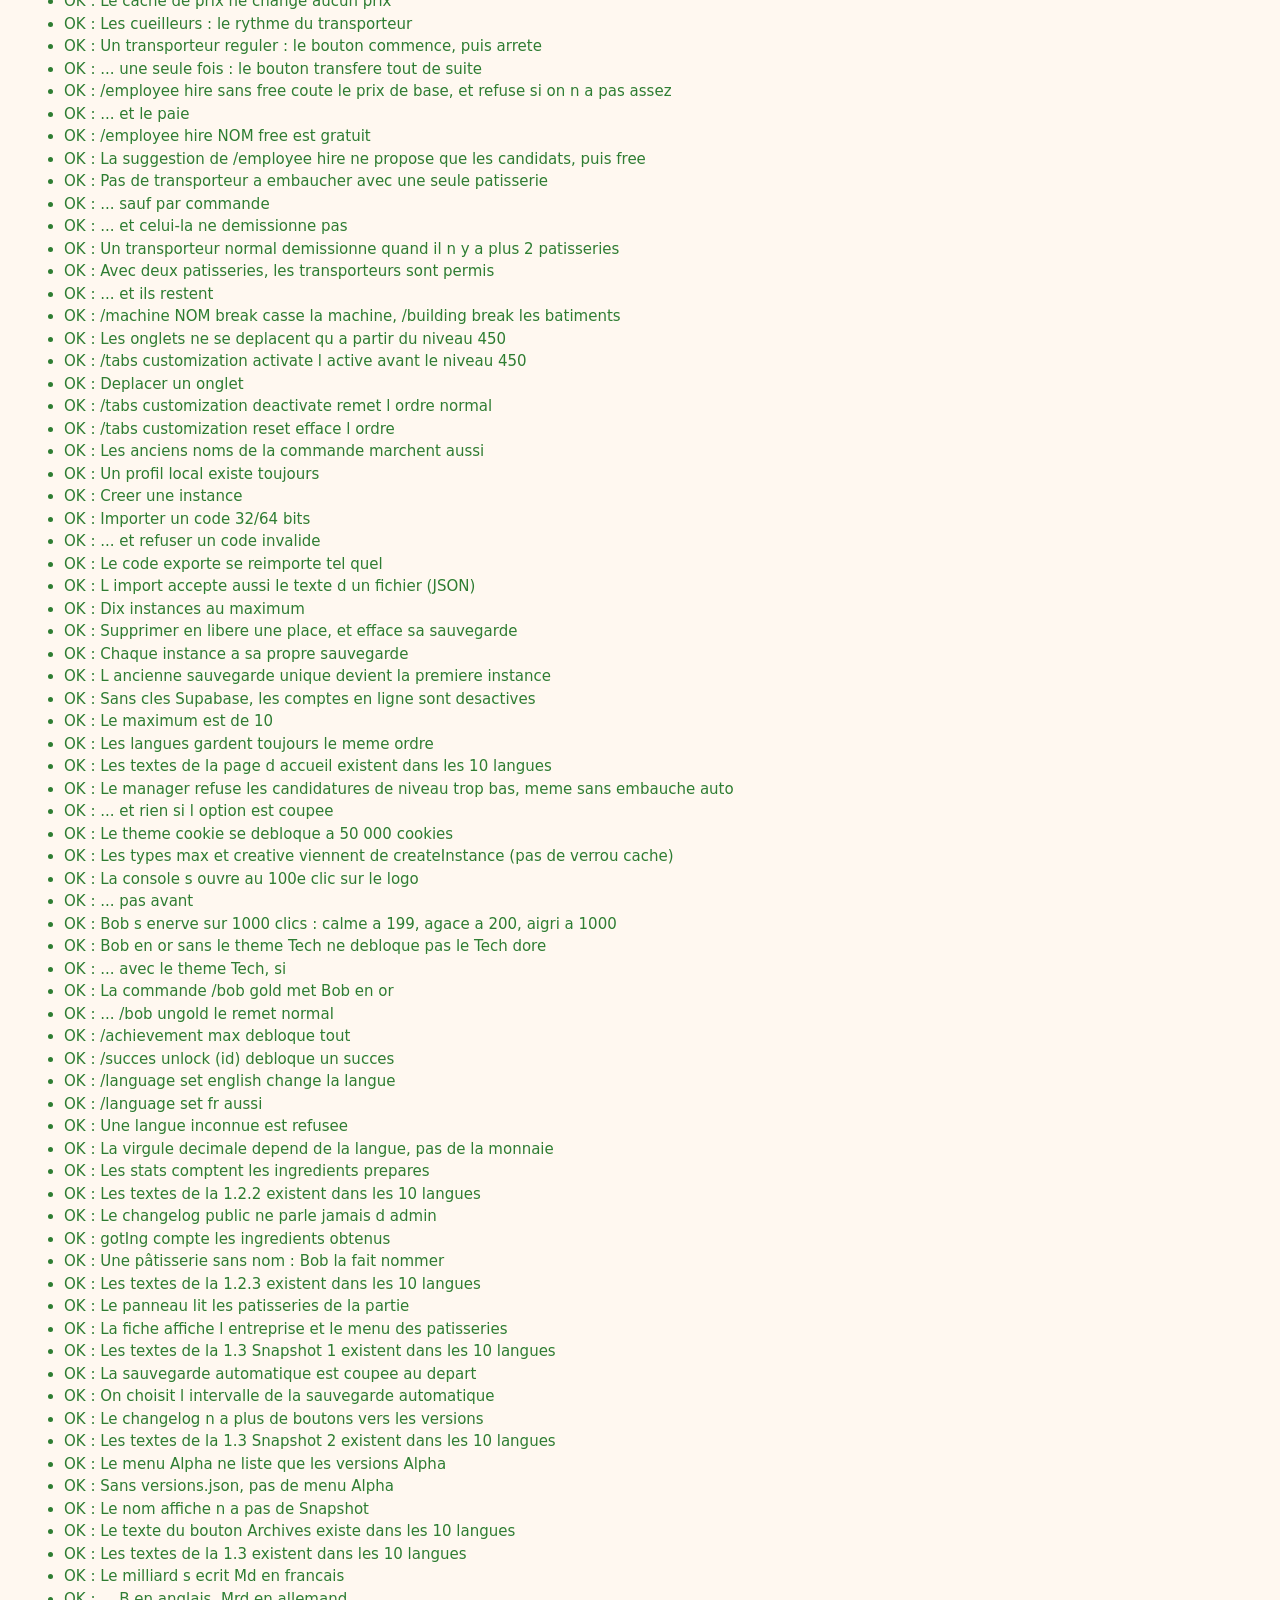
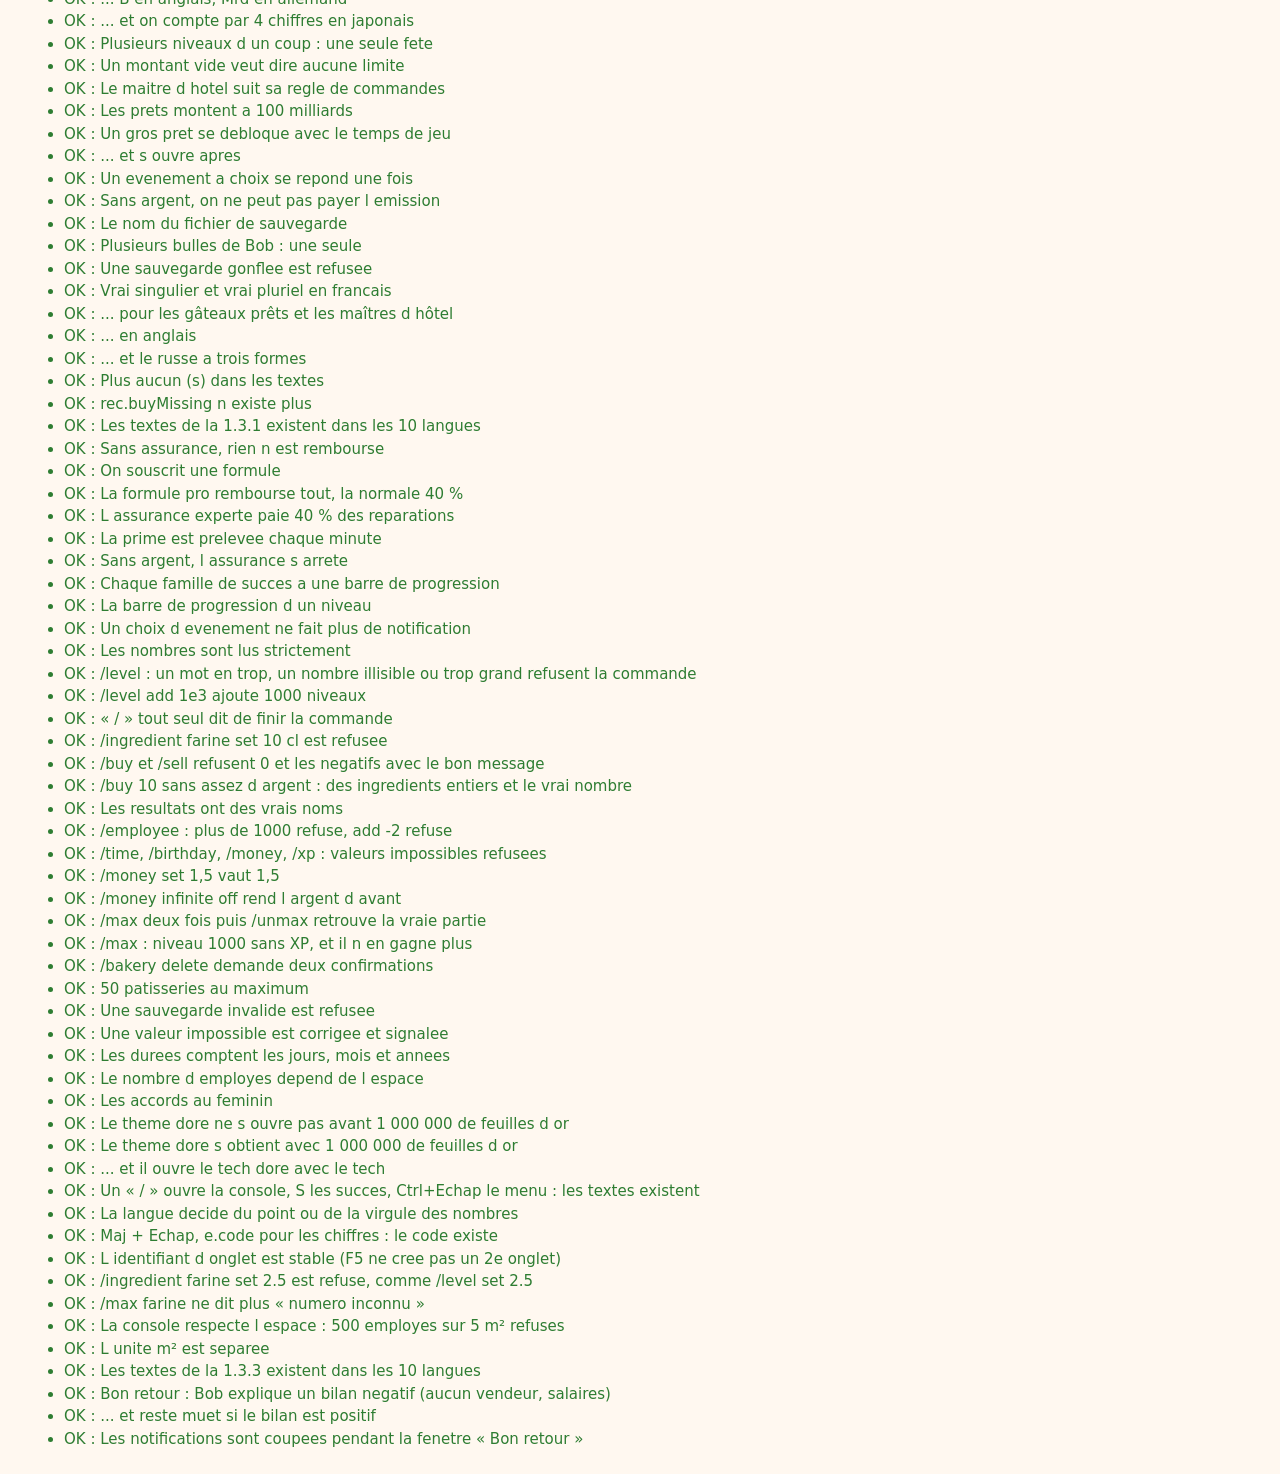
<file: tests/index.html>
<!DOCTYPE html>
<html lang="fr">
<head>
<meta charset="utf-8">
<title>Tests P2DS</title>
<style>
  body { font: 15px/1.5 system-ui, sans-serif; margin: 24px; background: #FFF8F0; color: #2D1B10; }
  li.ok { color: #2E7D32; } li.ko { color: #C62828; font-weight: 700; }
  #total { font-size: 1.3em; font-weight: 700; }
</style>
</head>
<body>
<h1>Tests de P2DS</h1>
<p id="total"></p>
<ul id="results"></ul>
<script>document.write('<script src="../JS/GameData.js?t=' + Date.now() + '"><\/script>');</script>
<script>document.write('<script src="../JS/Icons.js?t=' + Date.now() + '"><\/script>');</script>
<script>document.write('<script src="../JS/Languages.js?t=' + Date.now() + '"><\/script>');</script>
<script>document.write('<script src="../JS/LangFR.js?t=' + Date.now() + '"><\/script>');</script>
<script>document.write('<script src="../JS/LangEN.js?t=' + Date.now() + '"><\/script>');</script>
<script>document.write('<script src="../JS/LangES.js?t=' + Date.now() + '"><\/script>');</script>
<script>document.write('<script src="../JS/LangPT.js?t=' + Date.now() + '"><\/script>');</script>
<script>document.write('<script src="../JS/LangDE.js?t=' + Date.now() + '"><\/script>');</script>
<script>document.write('<script src="../JS/LangAR.js?t=' + Date.now() + '"><\/script>');</script>
<script>document.write('<script src="../JS/LangZH.js?t=' + Date.now() + '"><\/script>');</script>
<script>document.write('<script src="../JS/LangJA.js?t=' + Date.now() + '"><\/script>');</script>
<script>document.write('<script src="../JS/LangKO.js?t=' + Date.now() + '"><\/script>');</script>
<script>document.write('<script src="../JS/LangRU.js?t=' + Date.now() + '"><\/script>');</script>
<script>document.write('<script src="../JS/LangHI.js?t=' + Date.now() + '"><\/script>');</script>
<script>document.write('<script src="../JS/LangBN.js?t=' + Date.now() + '"><\/script>');</script>
<script>document.write('<script src="../JS/Config.js?t=' + Date.now() + '"><\/script>');</script>
<script>document.write('<script src="../JS/Update.js?t=' + Date.now() + '"><\/script>');</script>
<script>document.write('<script src="../JS/PlayerData.js?t=' + Date.now() + '"><\/script>');</script>
<script>document.write('<script src="../JS/Instances.js?t=' + Date.now() + '"><\/script>');</script>
<script>document.write('<script src="../JS/Cloud.js?t=' + Date.now() + '"><\/script>');</script>
<script>document.write('<script src="../JS/Admin.js?t=' + Date.now() + '"><\/script>');</script>
<script>document.write('<script src="../JS/Logic.js?t=' + Date.now() + '"><\/script>');</script>
<script>document.write('<script src="../JS/Achievements.js?t=' + Date.now() + '"><\/script>');</script>
<script>document.write('<script src="../JS/Staff.js?t=' + Date.now() + '"><\/script>');</script>
<script>document.write('<script src="../JS/Music.js?t=' + Date.now() + '"><\/script>');</script>
<script>document.write('<script src="../JS/Decor.js?t=' + Date.now() + '"><\/script>');</script>
<script>document.write('<script src="../JS/Interface.js?t=' + Date.now() + '"><\/script>');</script>
<script>document.write('<script src="../JS/Menus.js?t=' + Date.now() + '"><\/script>');</script>
<script>document.write('<script src="../JS/Console.js?t=' + Date.now() + '"><\/script>');</script>
<script>document.write('<script src="../JS/Bob.js?t=' + Date.now() + '"><\/script>');</script>
<script>
currentLang = 'fr';
var results = [];
function check(name, ok, detail) { results.push({ name: name, ok: !!ok, detail: detail || '' }); }

var ingBy = {};
ING.forEach(function(i) { ingBy[i.id] = i; });
function cost(r) { var c = 0; for (var k in r.req) c += ingBy[k].cost * r.req[k]; return c; }

// --- Economie ---
var lossy = REC.filter(function(r) { return r.val * r.qty <= cost(r); }).map(function(r) { return r.id; });
check('Toutes les recettes sont rentables', lossy.length === 0, lossy.join(', '));
var resale = REC.filter(function(r) { return r.val * r.qty <= cost(r) * 0.5; }).map(function(r) { return r.id; });
check('Cuisiner rapporte plus que revendre les ingredients', resale.length === 0, resale.join(', '));
var late = [];
REC.forEach(function(r) { for (var k in r.req) { if (ingBy[k].unlockLvl > r.unlockLvl) late.push(r.id + ':' + k); } });
check('Aucune recette ne demande un ingredient encore verrouille', late.length === 0, late.join(', '));
var unused = ING.filter(function(i) { return !REC.some(function(r) { return r.req[i.id]; }) && !ING.some(function(o) { return o.craftReq && o.craftReq[i.id]; }); }).map(function(i) { return i.id; });
check('Chaque ingredient sert a quelque chose', unused.length === 0, unused.join(', '));
var noBld = ING.filter(function(i) { return !BUILDINGS.some(function(b) { return b.produces === i.id; }); }).map(function(i) { return i.id; });
check('Chaque ingredient a un batiment', noBld.length === 0, noBld.join(', '));
var early = BUILDINGS.filter(function(b) { return b.unlockLvl < ingBy[b.produces].unlockLvl; }).map(function(b) { return b.id; });
check('Aucun batiment avant son ingredient', early.length === 0, early.join(', '));
var badCraft = ING.filter(function(i) { if (!i.craftable) return false; var c = 0; for (var k in i.craftReq) c += ingBy[k].cost * i.craftReq[k]; return c / i.craftQty >= i.cost; }).map(function(i) { return i.id; });
check('Fabriquer coute moins cher qu acheter', badCraft.length === 0, badCraft.join(', '));

// --- Progression ---
var total = 0;
var slow = [];
for (var l = 1; l < 1000; l++) {
  var need = xpForLevel(l);
  total += need;
  // La meilleure recette disponible : combien de fournees pour un niveau ?
  var best = 0;
  REC.forEach(function(r) { if (r.unlockLvl <= l) best = Math.max(best, r.xp + 0.3 * r.val * r.qty); });
  if (need / best > 60) slow.push(l + ':' + Math.round(need / best));
}
check('Un niveau ne demande jamais plus de 60 fournees', slow.length === 0, slow.slice(0, 8).join(', '));
check('La courbe d XP monte toujours', (function() { for (var l = 1; l < 1000; l++) { if (xpForLevel(l + 1) < xpForLevel(l)) return false; } return true; })());

// --- Argent infini ---
function roundTrip(setup, ingId) {
  G = createFreshState();
  G.money = 100000;
  setup();
  var start = G.money, ing = findIng(ingId);
  for (var i = 0; i < 100; i++) { buyIngredient(ing, '1'); resellIngredient(ing, G.ing[ingId]); }
  return G.money - start;
}
check('Acheter puis revendre perd de l argent', roundTrip(function() {}, 'farine') < 0);
check('... pendant le Rush sucre aussi', roundTrip(function() { G.eventClickBonus = 2; }, 'farine') < 0);
check('... avec le bonus d anniversaire aussi', roundTrip(function() { G.birthdayBoostUntil = Date.now() + 1e6; }, 'oeuf') < 0);
check('... pendant les soldes aussi', roundTrip(function() { G.eventIngBonus = -0.3; }, 'farine') < 0);
G = createFreshState(); G.money = 1e7; G.level = 200;
var m0 = G.money;
for (var b = 0; b < 5; b++) { openNewBakery(); sellBakery(G.bakeries.length - 1); }
check('Acheter puis revendre une patisserie perd de l argent', G.money < m0);

// --- Prix ---
G = createFreshState();
G.soldCount.cookie = 100000; G.totalAllSold = 100000;
check('Un prix ne tombe jamais a 0', inflatedPrice(findRec('cookie')) > 0, inflatedPrice(findRec('cookie')));
G = createFreshState();
var one = batchPrice(findRec('cookie'), 1), many = batchPrice(findRec('cookie'), 1000);
check('Vendre en gros fait baisser le prix', many < one * 1000);
G = createFreshState();
G.soldCount.cookie = 100; G.totalAllSold = 100;
recoverDemand(3600);
check('La demande revient avec le temps', G.soldCount.cookie < 10, G.soldCount.cookie);

// --- Affichage de l argent et du temps ---
G = createFreshState();
check('0,80 EUR s affiche', fmtMoney(0.8) === '0,80\u20ac', fmtMoney(0.8));
check('50 EUR s affiche sans centimes', fmtMoney(50) === '50\u20ac', fmtMoney(50));
check('Le temps n affiche jamais 60s', fmtTime(119.6) === '2m0s' && fmtTime(59.5) === '1m0s' && fmtTime(3599.7) === '1h0m', [fmtTime(119.6), fmtTime(59.5), fmtTime(3599.7)].join(' '));

// --- Espace et fours ---
G = createFreshState();
G.ing.farine = 100; G.ing.sucre = 100; G.ing.oeuf = 100;
var c1 = startCraft(findRec('cookie')), c2 = startCraft(findRec('cookie'));
check('Une 2e fournee qui ne rentre pas se lance quand meme (sa barre gele)', c1 && c2 && G.crafting.length === 2);
G = createFreshState(); G.maxSpace = 1000; G.ovens = 2;
G.ing.farine = 100; G.ing.sucre = 100; G.ing.oeuf = 100;
for (var c = 0; c < 4; c++) startCraft(findRec('cookie'));
check('Les fours limitent les preparations', activeCrafts() === 2 && G.crafting.length === 4, activeCrafts());

// --- Moral ---
G = createFreshState(); G.money = 1e9; G.level = 50;
hireEmployee('collector');
var solo = moraleDecay();
hireEmployee('collector'); hireEmployee('collector');
check('Plus il y a d employes, plus le moral descend lentement', moraleDecay() < solo);
G.employees[0].morale = 50;
tickEmployees(100);
check('Le moral descend tout seul', G.employees[0].morale < 50, G.employees[0].morale);
G.employees[0].morale = 9.5;
var before2 = G.employees.length;
tickEmployees(1);
check('Moral trop bas : il demissionne', G.employees.length === before2 - 1);
G = createFreshState(); G.money = 1e9; G.level = 50;
hireEmployee('collector'); hireEmployee('manager');
G.employees[0].morale = 50;
tickEmployees(10);
check('Un manager remonte le moral', G.employees[0].morale > 50, G.employees[0].morale);

// --- Employes ---
G = createFreshState(); G.money = 1e12; G.level = 100;
check('Vendeur au niveau 35 et chef patissier au niveau 65', findEmpType('seller').unlockLvl === 35 && findEmpType('chef').unlockLvl === 65);
hireEmployee('collector');
var e0 = G.employees[0], p1 = empPower(e0), c1 = getTrainCost(e0);
trainEmployee(e0.id);
check('Former double la capacite, et coute cher', empPower(e0) === p1 * 2 && getTrainCost(e0) === c1 * 8);
check('En formation, il ne travaille pas', empTraining(e0) && !empWorking(e0));
G.money = 1e15;
for (var ti = 0; ti < 14; ti++) { e0.trainingUntil = 0; trainEmployee(e0.id); }
e0.trainingUntil = 0;
check('10 niveaux au maximum', e0.level === EMP_MAX_LVL && EMP_MAX_LVL === 10 && trainEmployee(e0.id) === false, e0.level);
G = createFreshState(); G.money = 1e6; G.level = 100;
G.applicants = []; hireEmployee('novice');
var nov = G.employees[0];
check('Un employe sans metier ne produit rien', autoRate('farine') === 0);
check('On peut lui payer un metier', giveJob(nov.id, 'collector') && nov.type === 'collector' && G.money < 1e6);
G = createFreshState(); G.level = 5;
var lowChance = applicantChance(), lowSearch = searchChance();
G.level = 200;
check('Les candidats viennent plus souvent a haut niveau', applicantChance() > lowChance && searchChance() > lowSearch);
check('Chercher un metier prend du temps', startSearch('seller') && G.searches.length === 1 && G.searches[0].doneAt > Date.now() && startSearch('seller') === false);
G = createFreshState(); G.money = 1e9; G.level = 100; G.maxSpace = 1000;
hireEmployee('seller');
var v1 = sellerRate(G.employees[0]);
hireEmployee('seller'); hireEmployee('seller');
check('Plus de vendeurs, ca vend plus vite', sellerRate(G.employees[0]) > v1 && v1 < 0.2, v1);
G.cakes.cookie = 10; G.stats.cakesMadeById.cookie = 10; G.employees[0].sellPct = 50;
check('Le vendeur respecte son pourcentage', sellerAllowance(G.employees[0], findRec('cookie')) === 5);
G.employees[0].sellPct = 100;
hireEmployee('maitre');
G.orders = [{ id: 1, name: 'A', items: [{ recId: 'cookie', qty: 4 }], base: 1, reward: 2, duration: 100, expiresAt: Date.now() + 1e6 }];
check('Avec un maitre d hotel, les commandes passent d abord', sellerAllowance(G.employees[0], findRec('cookie')) === 6);
G = createFreshState(); G.money = 1e9; G.level = 100; G.maxSpace = 1000;
G.ing.farine = 100; G.ing.sucre = 100; G.ing.oeuf = 100;
hireEmployee('chef');
tickChefs(60);
check('Le chef patissier prepare tout seul', G.crafting.length === 1, G.crafting.length);
var chef = G.employees[0];
chef.chefMode = 'only'; chef.chefList = ['cake']; G.crafting = []; chef.chefCd = 99;
tickChefs(1);
check('... seulement les recettes choisies', G.crafting.length === 1 && G.crafting[0].recId === 'cake', G.crafting[0] && G.crafting[0].recId);
G.crafting = []; chef.chefMode = 'priority'; chef.chefList = ['cookie']; chef.chefCd = 99;
tickChefs(1);
check('... ou d abord celles que tu preferes', G.crafting[0].recId === 'cookie');
G = createFreshState(); G.money = 1e9; G.level = 100;
hireEmployee('collector'); hireEmployee('manager');
var mgr = G.employees[1];
mgr.mgrAuto = true; mgr.mgrMin = 50; mgr.mgrCd = 99;
G.applicants = [{ id: 1, name: 'A', type: 'collector', skill: 20, hireCost: 100, expiresAt: Date.now() + 1e6 }, { id: 2, name: 'B', type: 'collector', skill: 60, hireCost: 300, expiresAt: Date.now() + 1e6 }, { id: 3, name: 'C', type: 'collector', skill: 70, hireCost: 500, expiresAt: Date.now() + 1e6 }];
tickManagers(1);
check('Le manager embauche le moins cher au niveau demande', G.employees.length === 3 && G.employees[2].name === 'B', G.employees.length);
check('... et l envoie sur l ingredient le moins produit', G.employees[2].assignedIng !== G.employees[0].assignedIng, G.employees[2].assignedIng);

// --- Deblocages ---
G = createFreshState();
check('Deux recettes au depart', REC.filter(recUnlocked).length === 2);
G.level = 2;
var butter = findIng('beurre');
check('Il faut cliquer pour debloquer un ingredient', !ingUnlocked(butter) && startUnlock('ing', butter));
check('... et attendre', !ingUnlocked(butter) && unlockPending('ing', butter) > Date.now());
G.unlocks.pending['ing:beurre'] = 1;
tickUnlocks();
check('... puis il arrive', ingUnlocked(butter));
check('Pas avant le bon niveau', startUnlock('ing', findIng('infinipur')) === false);
G = createFreshState(); G.level = 500;
check('Une recette pas debloquee ne se prepare pas', !canMake(findRec('madel')));

// --- Vendre ---
G = createFreshState(); G.cakes.cookie = 5;
var saleTotal = queueSale([{ rec: findRec('cookie'), qty: 5 }]);
check('Vendre prend un petit moment', saleTotal > 0 && G.cakes.cookie === 0 && G.money === 50 && G.sales.length === 1);
G.sales[0].at = 1;
check('... puis l argent arrive', tickSales() === saleTotal && G.money === 50 + saleTotal);

// --- Batiments ---
G = createFreshState(); G.level = 40; G.money = 1e9;
var firstBld = BUILDINGS[0];
buyBuilding(firstBld, '1');
check('Un batiment ne produit rien a la seconde', autoRate(firstBld.produces) === 0);
var ingStart = G.ing[firstBld.produces];
advanceBuildings(100);
check('Il attend sa livraison', G.ing[firstBld.produces] === ingStart);
advanceBuildings(BLD_CYCLE_SEC);
check('Puis il livre une enorme quantite d un coup', G.ing[firstBld.produces] >= firstBld.baseRate * BLD_CYCLE_SEC, G.ing[firstBld.produces]);

// --- Plus de rebirth ---
check('Les rebirths sont retires', typeof doRebirth === 'undefined' && typeof REBIRTHS === 'undefined' && typeof rebirthBonus === 'undefined');
G = createFreshState(); G.rebirth = 7;
var sv0 = sellValueMult(); G.rebirth = 0;
check('Un ancien rebirth ne change plus les prix', sellValueMult() === sv0);

// --- Succes ---
var ids = {}, dup = [];
ACHIEVEMENTS.forEach(function(a) { if (ids[a.id]) dup.push(a.id); ids[a.id] = 1; });
check('Aucun succes en double', dup.length === 0, dup.join(', '));
check('Exactement 1050 succes visibles (1000 + 8 recettes x 5 paliers + 10 reparations et mecaniciens)', ACHIEVEMENTS.filter(function(a) { return !a.hidden; }).length === 1050, ACHIEVEMENTS.length);
check('Exactement 5 succes secrets', ACHIEVEMENTS.filter(function(a) { return a.hidden; }).length === 5);
G = createFreshState();
var noName = ACHIEVEMENTS.filter(function(a) { return !achName(a) || !achDesc(a) || achName(a).indexOf('r.') === 0; }).map(function(a) { return a.id; });
check('Chaque succes a un nom et une description', noName.length === 0, noName.slice(0, 8).join(', '));
var badCat = ACHIEVEMENTS.filter(function(a) { return ACH_CATEGORIES.indexOf(a.cat) < 0; }).map(function(a) { return a.id; });
check('Chaque succes a une categorie', badCat.length === 0, badCat.join(', '));

// --- Textes ---
var missing = [];
['fr', 'en', 'es', 'pt', 'de', 'ar', 'zh', 'ja', 'ko', 'ru', 'hi', 'bn'].forEach(function(lang) {
  ING.forEach(function(i) { if (!LANGS[lang]['i.' + i.id]) missing.push(lang + ':i.' + i.id); });
  REC.forEach(function(r) { if (!LANGS[lang]['r.' + r.id]) missing.push(lang + ':r.' + r.id); });
  BUILDINGS.forEach(function(b) { if (!LANGS[lang]['b.' + b.id]) missing.push(lang + ':b.' + b.id); });
  EVENT_TYPES.forEach(function(e) { if (!LANGS[lang]['event.' + e.id]) missing.push(lang + ':event.' + e.id); });
  INVISIBLE_EVENTS.forEach(function(e) { if (!LANGS[lang]['inv.' + e.id]) missing.push(lang + ':inv.' + e.id); });
  THEME_LIST.forEach(function(th) { if (!LANGS[lang][th.langKey]) missing.push(lang + ':' + th.langKey); });
});
var onlyOne = Object.keys(LANGS.fr).filter(function(k) { return !LANGS.en[k] && !/^cmd\.|\.f$/.test(k); }).concat(Object.keys(LANGS.en).filter(function(k) { return !LANGS.fr[k] && !/^cmd\.|\.f$/.test(k); }));
check('Tous les noms sont traduits', missing.length === 0, missing.slice(0, 8).join(', '));
check('Le francais et l anglais ont les memes textes', onlyOne.length === 0, onlyOne.slice(0, 8).join(', '));
var esDiff = Object.keys(LANGS.fr).filter(function(k) { return !LANGS.es[k] && !/^cmd\.|\.f$/.test(k); }).concat(Object.keys(LANGS.es).filter(function(k) { return !LANGS.fr[k] && !/^cmd\.|\.f$/.test(k); }));
check('L espagnol a tous les textes', esDiff.length === 0, esDiff.slice(0, 12).join(', '));
var paramsBad = Object.keys(LANGS.es).filter(function(k) {
  function p(x) { return (String(x).match(/\{\{\w+\}\}/g) || []).sort().join(); }
  return LANGS.en[k] && p(LANGS.es[k]) !== p(LANGS.en[k]);
});
check('L espagnol garde les memes valeurs a remplacer', paramsBad.length === 0, paramsBad.slice(0, 8).join(', '));
currentLang = 'es';
var esNames = ACHIEVEMENTS.filter(function(a) { return !a.nameFn && !achNameEs(a.en); }).map(function(a) { return a.en; });
var esDescs = ACHIEVEMENTS.filter(function(a) { return !a.descFn && !achDescEs(a.descEn); }).map(function(a) { return a.descEn; });
check('Tous les succes ont un nom en espagnol', esNames.length === 0, esNames.slice(0, 8).join(', '));
check('Tous les succes ont une description en espagnol', esDescs.length === 0, esDescs.slice(0, 8).join(', '));
currentLang = 'fr';
['pt', 'de', 'ar', 'zh', 'ja', 'ko', 'ru', 'hi', 'bn'].forEach(function(lang) {
  var diff = Object.keys(LANGS.fr).filter(function(k) { return !LANGS[lang][k] && !/^cmd\.|\.f$/.test(k); }).concat(Object.keys(LANGS[lang]).filter(function(k) { return !LANGS.fr[k] && !/^cmd\.|\.f$/.test(k); }));
  check(lang + ' : tous les textes', diff.length === 0, diff.slice(0, 12).join(', '));
  var bad = Object.keys(LANGS[lang]).filter(function(k) {
    function p(x) { return (String(x).match(/\{\{\w+\}\}/g) || []).sort().join(); }
    return LANGS.en[k] && p(LANGS[lang][k]) !== p(LANGS.en[k]);
  });
  check(lang + ' : les memes valeurs a remplacer', bad.length === 0, bad.slice(0, 8).join(', '));
  var names = ACHIEVEMENTS.filter(function(a) { return !a.nameFn && !extraAchName(lang, a.en); }).map(function(a) { return a.en; });
  var descs = ACHIEVEMENTS.filter(function(a) { return !a.descFn && !extraAchDesc(lang, a.descEn); }).map(function(a) { return a.descEn; });
  check(lang + ' : le nom de tous les succes', names.length === 0, names.slice(0, 8).join(', '));
  check(lang + ' : la description de tous les succes', descs.length === 0, descs.slice(0, 8).join(', '));
  check(lang + ' : chaque ingredient, recette et batiment a un nom', ING.concat(REC).concat(BUILDINGS).every(function(x) { return LANGS[lang]['i.' + x.id] || LANGS[lang]['r.' + x.id] || LANGS[lang]['b.' + x.id]; }));
  check(lang + ' : des noms d employes et de patisseries', EMP_NAMES_LANG[lang].length === EMP_NAMES_LANG.fr.length && BAKERY_NAMES_LANG[lang].length === BAKERY_NAMES_LANG.fr.length);
  var sameCount = Object.keys(LANGS[lang]).filter(function(k) { return /\|/.test(LANGS.fr[k] || '') && /^(bob|pause)\./.test(k) && !LANGS[lang][k]; });
  check(lang + ' : Bob a ses repliques', sameCount.length === 0, sameCount.join(', '));
});

// --- Themes de la Beta 1.5 ---
G = createFreshState(); G.level = 99;
check('La Boulangerie est bloquee avant le niveau 100', themeLockReason(findTheme('bakery')) === 'level');
G.level = 100;
check('La Boulangerie arrive au niveau 100', themeLockReason(findTheme('bakery')) === null);
G = createFreshState(); G.creative = true;
var lockedInCreative = THEME_LIST.filter(function(th) { return themeLockReason(th); }).map(function(th) { return th.id; });
check('En creatif, tous les themes sont debloques', lockedInCreative.length === 0, lockedInCreative.join(', '));
check('Le theme Cubes est retire', !findTheme('cubes'));
G = createFreshState(); G.settings.theme = 'cubes'; enforceThemeLocks();
check('Une partie restee sur Cubes revient au theme clair', G.settings.theme === 'light');

// --- Beta 1.6 ---
var ingIcons = {}, dupIng = [];
ING.forEach(function(i) { if (ingIcons[i.e]) dupIng.push(ingIcons[i.e] + '/' + i.id); ingIcons[i.e] = i.id; });
check('Chaque ingredient a sa propre icone', dupIng.length === 0, dupIng.join(', '));
check('Les oeufs coutent un tout petit peu moins', findIng('oeuf').cost === 0.28);
G = createFreshState(); G.money = 1000;
var pe = { id: 1, type: 'seller', status: 'working', level: 1, skill: 50, morale: 100 };
G.employees.push(pe);
check('Un employe travaille', empWorking(pe));
pe.paused = true;
check('En pause, il ne travaille plus', !empWorking(pe) && empCount('seller') === 0);
var m0 = G.money; tickEmployees(10);
check('En pause, il est toujours paye', G.money < m0, m0 - G.money);
G = createFreshState(); G.infiniteMoney = true; G.infiniteIng = { farine: true }; G.money = 5; G.ing.farine = 0;
tickInfinite();
check('Argent et ingredient a l infini', G.money === MONEY_CAP && G.ing.farine >= 1e300 && G.ing.sucre === createFreshState().ing.sucre);

// --- Beta 1.7 ---
G = createFreshState();
check('De base, les apprentis sont en bas et le meilleur metier en haut', empGroupOrder()[0] === 'mechanic' && empGroupOrder()[empGroupOrder().length - 1] === 'novice');
moveEmpGroup('collector', 'mechanic');
check('On peut monter un metier tout en haut', empGroupOrder()[0] === 'collector' && empGroupOrder().length === EMP_TYPES.length);
G.employees = [{ id: 1, type: 'collector', assignedIng: 'farine', status: 'working', level: 1, skill: 50, morale: 100 }, { id: 2, type: 'manager', status: 'working', level: 1, skill: 50, morale: 100, paused: true }];
var dash = empDashboard();
check('Le tableau de bord compte les metiers et les cueilleurs', dash.total === 2 && dash.byType.manager === 1 && dash.collectors.farine === 1 && dash.paused === 1);
G = createFreshState();
var crep = findRec('cookie'), p0 = inflatedPrice(crep);
G.madeCount = { cookie: 20 };
check('Trop preparer une recette fait baisser son prix', inflatedPrice(crep) < p0 && prepMult(crep) >= PREP_FATIGUE.minMult);
G.madeCount = { cookie: 1000 };
check('... mais pas en dessous du plancher', Math.abs(prepMult(crep) - PREP_FATIGUE.minMult) < 1e-9);
G = createFreshState();
var flour = findIng('farine'), c0 = getIngredientCost(flour);
G.focusEvent = { type: 'ingShortage', kind: 'ing', id: 'farine', mult: 1.8, until: Date.now() + 60000 };
check('Un evenement change le prix d un seul ingredient', Math.abs(getIngredientCost(flour) - c0 * 1.8) < 1e-9 && getIngredientCost(findIng('sucre')) === findIng('sucre').cost);
G.focusEvent = { type: 'recBoycott', kind: 'rec', id: 'cookie', mult: 0.7, until: Date.now() + 60000 };
check('Un evenement change le prix d une seule recette', inflatedPrice(crep) < p0 && inflatedPrice(findRec('cake')) === (function() { var g = G.focusEvent; G.focusEvent = null; var v = inflatedPrice(findRec('cake')); G.focusEvent = g; return v; })());
['fr', 'en', 'es', 'pt', 'de', 'ar', 'zh', 'ja', 'ko', 'ru', 'hi', 'bn'].forEach(function(lang) {
  FOCUS_EVENTS.forEach(function(f) { if (!LANGS[lang]['fevent.' + f.id]) missing.push(lang + ':fevent.' + f.id); });
});
check('Les evenements cibles sont traduits', missing.length === 0, missing.join(', '));
// Un trajet : l'argent part, puis arrive, ou se perd
G = createFreshState();
var dest = createFreshState(); dest.money = 0;
var carrier = { name: 'Test', type: 'carrier' };
var oldRandom = Math.random;
Math.random = function() { return 0.5; };
var ship = shipOut(carrier, dest, 'ing', 'farine', 100);
Math.random = oldRandom;
check('Un trajet dure entre 10 s et 10 min', ship.eta - Date.now() >= 9000 && ship.eta - Date.now() <= 601000 && (dest.ing.farine || 0) === 0);
ship.eta = Date.now() - 1; tickShipments(dest);
check('Le chargement arrive', dest.ing.farine === 100 && dest.incoming.length === 0);
Math.random = function() { return 0.01; };
var lostShip = shipOut(carrier, dest, 'ing', 'farine', 50);
Math.random = oldRandom;
lostShip.eta = Date.now() - 1; tickShipments(dest);
check('Un accident fait perdre le chargement', lostShip.lost && dest.ing.farine === 100 && dest.incoming.length === 0);
Math.random = function() { return 0.1; };
var lateShip = shipOut(carrier, dest, 'ing', 'farine', 10);
Math.random = oldRandom;
lateShip.eta = Date.now() - 1; tickShipments(dest);
check('Un retard repousse l arrivee', dest.incoming.length === 1 && lateShip.eta > Date.now() && dest.ing.farine === 100);
check('Un visage d employe est un dessin', /^<svg/.test(empAvatar('chef', 'Emma')) && empAvatar('chef', 'Emma') !== empAvatar('chef', 'Lucas'));

// --- Beta 1.8 ---
check('Au moins 100 machines', MACHINES.length >= 100, MACHINES.length);
check('Toutes les machines s ameliorent', MACHINES.every(function(m) { return m.max >= 1 && m.cost > 0 && m.growth > 1; }));
var allIds = {};
check('Chaque machine a son propre identifiant', MACHINES.every(function(m) { if (allIds[m.id]) return false; allIds[m.id] = 1; return true; }));
var tooLate = MACHINES.filter(function(m) { return m.lvl > 1000; }).map(function(m) { return m.id; })
  .concat(ING.concat(REC).filter(function(x) { return x.unlockLvl > 1000; }).map(function(x) { return x.id; }))
  .concat(BUILDINGS.filter(function(b) { return buildingUnlockLvl(b) > 1000; }).map(function(b) { return b.id; }));
check('Rien ne se debloque apres le niveau 1000', tooLate.length === 0, tooLate.join(', '));
check('La source d infini pur se debloque au niveau 1000', buildingUnlockLvl(findBld('sourceinfinie')) === 1000);
var badMach = [];
['fr', 'en', 'es', 'pt', 'de', 'ar', 'zh', 'ja', 'ko', 'ru', 'hi', 'bn'].forEach(function(lang) {
  currentLang = lang;
  MACHINES.forEach(function(m) { if (/^mach/.test(machName(m)) || /^mach/.test(machDesc(m))) badMach.push(lang + ':' + m.id); });
  if (LANGS[lang]['bob.facts'].split('|').length !== 30) badMach.push(lang + ':bob.facts');
});
currentLang = 'fr';
check('Chaque machine a un nom et une description dans les 12 langues', badMach.length === 0, badMach.slice(0, 8).join(', '));
check('L anglais est la premiere langue, puis le francais', LANG_LIST[0].code === 'en' && LANG_LIST[1].code === 'fr');
G = createFreshState();
var horror = findTheme('horror'), octNow = new Date().getMonth() + 1 === 10;
check('Le theme Horreur n est la qu en octobre', themeLockReason(horror) === (octNow ? null : 'month'));
G.creative = true;
check('... ou en mode creatif', themeLockReason(horror) === null);
// Pannes
G = createFreshState(); G.level = 50; G.money = 1e9; G.machines.four = 2; syncOvens();
var ovensOk = G.ovens;
G.broken['m:four'] = { since: Date.now(), until: 0 }; syncOvens();
check('Une machine en panne ne sert plus a rien', G.ovens < ovensOk && machineBonus('ovens') === 0);
var mCost = repairCost('m', 'four'), bigCost = repairCost('b', BUILDINGS[0].id);
check('Une machine coute peu a reparer', mCost > 0 && mCost < machineCost(findMachine('four')));
check('Reparer prend un peu de temps', repairItem('m', 'four') && repairingLeft('m', 'four') > 0 && repairingLeft('m', 'four') <= BREAKDOWN.machineRepairSec);
G.broken['m:four'].until = Date.now() - 1; tickBreakdowns(0);
check('Puis elle remarche', !isBroken('m', 'four') && G.ovens === ovensOk);
check('Un batiment se repare plus longtemps que une machine', BREAKDOWN.buildingRepairSec > BREAKDOWN.machineRepairSec && BREAKDOWN.buildingEverySec > BREAKDOWN.machineEverySec);
G.buildings[BUILDINGS[0].id] = { qty: 1 }; G.bldTimers[BUILDINGS[0].id] = 1; G.broken['b:' + BUILDINGS[0].id] = { since: Date.now(), until: 0 };
var before18 = G.ing[BUILDINGS[0].produces] || 0;
advanceBuildings(10);
check('Un batiment en panne ne livre plus', (G.ing[BUILDINGS[0].produces] || 0) === before18);
// Gros malheurs
G = createFreshState(); G.level = 10;
check('Pas de gros malheur avant le niveau 30', DISASTER_LVL === 30 && tickDisaster() === null);
G.level = 40; G.money = 1000; G.cakes.cookie = 100; G.ing.farine = 500;
tickDisaster('theft');
check('Un vol prend une bonne part de ton argent', G.money < 1000 && G.money >= 790);
tickDisaster('freezer');
check('Le congelateur fait perdre des gateaux', G.cakes.cookie < 100 && G.cakes.cookie >= 50);
tickDisaster('flood');
check('Une inondation fait perdre un ingredient', G.ing.farine < 500 && G.ing.farine >= 199);
// Commandes et recettes oubliees
G = createFreshState(); G.level = 30;
var few = [orderMaxOpen(), orderEverySec()];
G.level = 600;
check('Plus tu avances, plus il y a de commandes', orderMaxOpen() > few[0] && orderEverySec() < few[1] && orderEverySec() > 10.5);
G.level = 999;
check('... mais pas encore une toutes les 10 s au niveau 999', orderEverySec() > 10.01);
G.level = 1000;
check('Au niveau 1000 : une commande toutes les 10 s, et 10 en meme temps', Math.abs(orderEverySec() - 10) < 1e-9 && orderMaxOpen() === 10);
G.level = 30;
check('Au niveau 30 : une toutes les 40 s, et 4 en meme temps', Math.abs(orderEverySec() - 40) < 1e-9 && orderMaxOpen() === 4);
G = createFreshState();
var ck = findRec('cookie'), base18 = inflatedPrice(ck);
G.lastMadeAt = { cookie: Date.now() - 2 * 3600 * 1000 };
check('Une recette oubliee depuis longtemps se vend plus cher', inflatedPrice(ck) > base18 && restMult(ck) <= 1 + REST_BONUS.max + 1e-9);
G.lastMadeAt = { cookie: Date.now() };
check('... mais pas si on vient de la preparer', restMult(ck) === 1);
G.machines = {}; MACHINES.forEach(function(m) { G.machines[m.id] = m.max; });
check('Les bonus ont un plafond', machineBonus('ingCost') <= MACHINE_CAPS.ingCost && getIngredientCost(findIng('farine')) > 0 && unlockDelay(findRec('opera')) >= 1);

// --- Beta 1.9 ---
G = createFreshState(); G.level = 50;
G.orders = [{ id: 1, items: [{ recId: 'cookie', qty: 12 }, { recId: 'cake', qty: 1 }], expiresAt: Date.now() + 60000 }];
G.cakes.cookie = 3; G.cakes.cake = 5;
var chefO = { type: 'chef', chefMode: 'orders' };
check('Le patissier en mode commandes ne fait que ce qui manque', chefQueue(chefO).map(function(r) { return r.id; }).join() === 'cookie');
G.orders = [];
check('... et rien sans commande', chefQueue(chefO).length === 0);
check('Avec /max, l argent est au maximum sans etre infini', fmt(MAX_MONEY_SHOWN) !== '∞' && fmt(MONEY_CAP) === '∞' && fmt(1e300) !== '∞');
G = createFreshState(); G.machines = { four: 5, fouet: 5 };
check('Un succes compte les niveaux de machines', ACHIEVEMENTS.filter(function(a) { return /^machlv/.test(a.id) && a.check(G); }).length === 2);
check('Bob connait 30 anecdotes', LANGS.fr['bob.facts'].split('|').length === 30);

// --- Release 1.0 ---
check('La version s appelle Release 1.3.6', GAME_VERSION === 'Release 1.3.6');
// --- Release 1.3.3.2 : les intendants sont retires et rembourses ---
check('Plus d intendant a embaucher', !findEmpType('buyer'));
(function() {
  var old = createFreshState(); delete old.buyersGone; delete old.versatileGone; delete old.sharedMoney; old.money = 100; old.level = 100;
  old.employees = [{ id: 1, type: 'buyer', level: 1, skill: 50, morale: 80, status: 'working', paid: 15000 }, { id: 2, type: 'buyer', level: 2, skill: 50, morale: 80, status: 'working' },
    { id: 3, type: 'versatile', level: 1, skill: 50, morale: 80, status: 'working', jobs: [{ type: 'buyer', level: 2 }, { type: 'baker', level: 1 }], focus: 'buyer', paid: 6000 },
    { id: 4, type: 'baker', level: 1, skill: 50, morale: 80, status: 'working' }];
  old.deliveries = [{ items: { farine: 7 }, at: Date.now() + 9999 }];
  var other = JSON.parse(JSON.stringify(old)); other.money = 500;
  old.bakeries = [{ name: 'A' }, { name: 'B', state: other }];
  var m = migrateSave(old);
  var each = 15000 + 60000 + 6000;
  check('Intendants et touche-a-tout sont rembourses : prix paye, sinon prix d un candidat de leur niveau', m.employees.length === 1 && m.employees[0].type === 'baker', m.employees.length);
  check('... dans chaque patisserie, et l argent est reuni en une seule bourse', m.money === 100 + 500 + each * 2 && m.bakeries[1].state.money === 0 && m.bakeries[1].state.employees.length === 1, m.money);
  check('... les livraisons deja payees arrivent', m.ing.farine === 7 && m.deliveries.length === 0);
  var again = migrateSave(m);
  check('... et une seule fois', again.money === 600 + each * 2);
  check('Plus de touche-a-tout a embaucher', !findEmpType('versatile'));
  G = createFreshState(); G.level = 100;
  check('La prime est la, et le salaire ne se regle plus', typeof giveBonus === 'function' && typeof setPay === 'undefined' && typeof setEmpPay === 'undefined' && typeof PAY_STEPS === 'undefined');
  (function() {
    var old = createFreshState(); old.employees = [{ id: 1, type: 'baker', level: 1, skill: 50, morale: 80, status: 'working', payAdj: 20 }, { id: 2, type: 'baker', level: 1, skill: 50, morale: 80, status: 'working', payAdj: -10 }];
    var mg = migrateSave(old);
    check('Les anciens reglages de salaire sont annules', mg.employees.every(function(e) { return !e.payAdj; }) && maxMorale(mg.employees[0]) === 100);
    G = createFreshState(); G.level = 50; G.money = 1e6; var be = newEmployee('baker', 'Pia', 50, 1); be.morale = 50; G.employees = [be];
    check('Une prime remonte le moral de 25 et coute de l argent', giveBonus(be.id) === true && be.morale === 75 && G.money < 1e6);
  })();
})();
// --- Release 1.3.5 et 1.3.6 : le hindi et le bengali ---
['hi', 'bn'].forEach(function(lg) {
  var keep = currentLang, script = lg === 'hi' ? /[ऀ-ॿ]/ : /[ঀ-৿]/;
  var info = LANG_LIST.filter(function(l) { return l.code === lg; })[0];
  check(lg + ' : la langue est dans la liste, avec son nom ecrit dans sa langue', !!info && script.test(info.name) && !!LANGS[lg]);
  currentLang = lg;
  check(lg + ' : les memes nombres, sans virgule decimale', decimalize('1.5') === '1.5' && fmt(1500) === '1.50k' && !decimalComma());
  check(lg + ' : deux formes de pluriel (un, autre)', pluralForm(1, ['a', 'b']) === 'a' && pluralForm(5, ['a', 'b']) === 'b');
  var untr = Object.keys(LANGS.en).filter(function(k) { return !/^cmd\.|\.f$/.test(k) && LANGS[lg][k] === LANGS.en[k] && /[a-z]{4,}/.test(LANGS.en[k]) && !/^(rb|ach\.lockedDesc|ach\.hiddenName|pause\.key|emp\.mgr|emp\.pay)/.test(k) && !/^(chart\.in|chart\.out)$/.test(k); });
  check(lg + ' : aucun texte n est reste en anglais', untr.length === 0, untr.slice(0, 8).join(', '));
  var noScript = Object.keys(LANGS[lg]).filter(function(k) { return !script.test(LANGS[lg][k]) && !/^(ach\.lockedDesc|ach\.hiddenName|pause\.key|r\.|i\.|b\.|home\.google|footer|stats\.shortcuts)/.test(k) && /[a-zA-Z]{3,}/.test(LANGS.en[k] || ''); });
  check(lg + ' : chaque texte est ecrit dans son alphabet', noScript.length === 0, noScript.slice(0, 8).join(', '));
  check(lg + ' : le guide des commandes existe', COMMAND_DOCS.every(function(g) { return g[lg] && g.list.every(function(c) { return c[lg] !== c.en && c.cases.every(function(x) { return x[lg] !== x.en; }); }); }));
  check(lg + ' : un nom de succes est traduit', script.test(achName(ACHIEVEMENTS[0])));
  currentLang = keep;
});
// --- Release 1.3.4 ---
(function() {
  // Une seule bourse pour toutes les patisseries
  G = createFreshState(); G.level = 100; G.money = 1000; G.bakeryName = 'A';
  ensureBakeryList();
  openNewBakery(true, 'B');
  check('Une nouvelle patisserie partage l argent : on garde tout', G.money === 1000 && G.bakeries[1].state.level === 100);
  var st = G.bakeries[1].state;
  withBakery(st, function() { G.money += 50; });
  check('Ce que gagne une autre patisserie arrive dans la bourse commune', G.money === 1050);
  switchToBakery(1);
  check('Changer de patisserie garde la meme bourse', G.money === 1050 && G.bakeryName === 'B');
  var tr = newEmployee('carrier', 'Ben', 50, 1); tr.carryWhat = 'money';
  G.bakeries[0].state.cakes.cookie = 5; G.cakes.cookie = 0;
  check('Le transporteur ne transporte plus d argent', carrierTrip(tr, 1, 0) === 0 && G.money === 1050);
  // Les commandes
  G = createFreshState(); G.level = 100;
  check('Les clients commandent au maximum au debut', orderDemand() === 1);
  G.orderDemand = 1; tickOrders(3600);
  check('Sans commande livree, l envie baisse (2 h pour tomber au plus bas)', orderDemand() < 0.6 && orderDemand() > 0.4, orderDemand());
  var maxOpenLow = orderMaxOpen(), everyLow = orderEverySec();
  G.orderDemand = 1;
  check('... il y en a alors moins et moins souvent', maxOpenLow < orderMaxOpen() || everyLow > orderEverySec());
  G.orderDemand = 0.3; G.cakes.cookie = 100; G.orders = [{ id: 1, name: 'A', items: [{ recId: 'cookie', qty: 1 }], base: 3, reward: 4, duration: 100, expiresAt: Date.now() + 1e6 }];
  fulfillOrder(1);
  check('Chaque commande livree la remonte, jusqu au maximum', Math.abs(G.orderDemand - 0.4) < 1e-9);
  // Mecanicien
  G = createFreshState(); G.level = 100; G.money = 1e9;
  var mech = newEmployee('mechanic', 'Mia', 50, 1); G.employees = [mech];
  G.broken = { 'm:four': { since: Date.now(), until: 0 }, 'b:moulin': { since: Date.now(), until: 0 } };
  for (var k = 0; k < 400; k++) tickMechanics(1);
  check('Le mecanicien repare les machines mais pas les batiments avant le niveau 5', !G.broken['m:four'] && !!G.broken['b:moulin']);
  mech.level = 5; for (k = 0; k < 4000; k++) tickMechanics(1);
  check('... a partir du niveau 5, il repare aussi les batiments (lentement)', !G.broken['b:moulin']);
  G.broken = { 'm:four': { since: Date.now(), until: 0 } }; G.employees = [newEmployee('mechanic', 'A', 50, 1)];
  tickMechanics(10); var slow = G.broken['m:four'] ? G.broken['m:four'].prog : 60;
  G.broken = { 'm:four': { since: Date.now(), until: 0 } }; G.employees = [newEmployee('mechanic', 'A', 50, 1), newEmployee('mechanic', 'B', 50, 1), newEmployee('mechanic', 'C', 50, 1)];
  tickMechanics(10); var fast = G.broken['m:four'] ? G.broken['m:four'].prog : 60;
  check('Plus il y a de mecaniciens, plus c est rapide', fast > slow * 2.5, slow + ' / ' + fast);
  // Partie laissee ouverte
  G = createFreshState(); G.level = 100; G.employees = [newEmployee('baker', 'A', 50, 1)];
  G.lastActive = Date.now();
  check('Quand tu joues, les employes sont au mieux', unattendedMult() === 1);
  G.lastActive = Date.now() - 4 * 3600 * 1000;
  var noMgr = unattendedMult();
  G.employees.push(newEmployee('manager', 'M', 50, 1)); G.employees.push(newEmployee('manager', 'N', 50, 1));
  check('Avec des managers, 4 h sans jouer ne coutent rien', unattendedMult() === 1 && noMgr < 1, noMgr);
  G.lastActive = Date.now() - 7 * 3600 * 1000;
  var late = unattendedMult();
  G.lastActive = Date.now() - 11 * 3600 * 1000;
  check('Au-dela de 5 h, ils baissent petit a petit', late < 1 && unattendedMult() < late && unattendedMult() > 0.3, late + ' / ' + unattendedMult());
  // Partie fermee par le menu
  G = createFreshState(); G.closedAt = 0;
  check('La partie sait qu elle a ete fermee par le menu', G.closedAt === 0 && 'lastActive' in G);
  check('Il faut 1 000 000 de feuilles d or pour le theme dore', findTheme('gold').gotIng.n === 1000000);
  G = createFreshState(); G.settings.hdrOrder = ['stats', 'settings', 'bakeries', 'back']; G.settings.hdrSett = ['ach', 'pause', 'settings'];
  check('Seuls les succes, les statistiques et les patisseries se deplacent', HDR_MOVABLE.join() === 'bakeries,ach,stats' && hdrLayout().sett.join() === 'ach');
  check('Retour, telechargement, pause et reglages gardent leur place', hdrBarIds().join() === 'back,install,stats,bakeries,pause,settings', hdrBarIds().join());
  if (typeof statsPane !== 'function') window.statsPane = function() { return 'stats'; };   // les graphiques ne sont pas charges ici
  ui.settingsTab = 'ach'; G.settings.hdrSett = ['ach', 'stats', 'bakeries'];
  check('Un bouton range dans les reglages y ouvre un vrai onglet, avec le menu a gauche', /id="ach-pane"/.test(settingsPaneHTML()) && (ui.settingsTab = 'stats', /id="stats-pane"/.test(settingsPaneHTML())) && (ui.settingsTab = 'bakeries', /bakery-card/.test(settingsPaneHTML())) && /set-tab active/.test(settingsMovedNav()));
  ui.settingsTab = 'general';
  check('La version brouillee du site est bien relue (pas de fausse mise a jour)', versionInSource("var GAME_VERSION='Release\\x201.3.6';") === 'Release 1.3.6' && versionInSource("var GAME_VERSION = 'Release 1.3.6';") === 'Release 1.3.6' && versionInSource('x') === null);
  check('L ordre des themes est fixe', THEME_LIST.map(function(x) { return x.id; }).join() === 'light,dark,fall,winter,spring,summer,horror,love,cookie,tech,techgold,gold,birthday,bakery,party,space');
})();

G = createFreshState(); G.level = 499;
check('La fete et l espace sont caches avant leur niveau', findTheme('party').hidden && findTheme('space').hidden && themeLockReason(findTheme('party')) === 'level');
check('Les themes Tech sont secrets', themeLockReason(findTheme('tech')) === 'secret' && themeLockReason(findTheme('techgold')) === 'secret');
check('Le theme Cookie attend 50 000 cookies', themeLockReason(findTheme('cookie')) === 'sold');
addSoldStat('cookie', 49999);
check('... pas encore a 49 999', themeLockReason(findTheme('cookie')) === 'sold');
addSoldStat('cookie', 1);
check('... et se debloque a 50 000', themeLockReason(findTheme('cookie')) === null && G.unlockedThemes.cookie);
check('Les prenoms d hommes et de femmes', empGender('Pierre') === 'm' && empGender('Marie') === 'f' && empGender('Анна') === 'f' && empGender('Иван') === 'm' && empGender('ユイ') === 'f');
var fem = empAvatar('chef', 'Marie'), mal = empAvatar('chef', 'Pierre');
check('Les femmes ont leur visage', fem !== mal && /#B83A5C/.test(fem) && !/#B83A5C/.test(mal));
G = createFreshState(); G.level = 50;
var col = newEmployee('collector', 'Pierre', 50, 1); G.employees = [col]; col.assignedIng = 'farine';
var r0 = autoRate('farine');
moveCollector(col, 'sucre');
check('Un cueilleur qui change d ingredient ne produit plus pendant le trajet', autoRate('sucre') === 0 && collectorMoving(col) && r0 > 0);
check('Niveau 1 : 10 s, niveau max : 2 min', collectorMoveSec(col) === 10 && collectorMoveSec({ level: EMP_MAX_LVL }) === 120);
col.moveUntil = Date.now() - 1;
check('Puis il se remet au travail', autoRate('sucre') > 0);
var lvls = {}; for (var al = 0; al < 4000; al++) { var lv = applicantLevel(); lvls[lv] = (lvls[lv] || 0) + 1; }
check('Les candidats formes sont rares', lvls[1] > 1700 && (lvls[5] || 0) < 300 && (lvls[2] || 0) > (lvls[3] || 0) && !lvls[11]);
G = createFreshState(); G.level = 50; G.money = 1e9;
G.applicants = [{ id: 7, name: 'Marie', type: 'baker', skill: 50, level: 3, hireCost: 5000, expiresAt: Date.now() + 60000 }];
check('Embaucher une candidature de niveau 3 donne un employe de niveau 3', acceptApplicant(7) && G.employees[0].level === 3);

// --- Banque ---
G = createFreshState(); G.money = 0; G.level = 50;
check('Pas de pret sans compte', takeLoan(100) === false);
G.bankUnlocked = true;
check('Les 23 prets existent', LOANS.map(function(l) { return l.amount; }).join() === '10,20,50,100,200,500,1000,5000,10000,50000,100000,500000,1000000,5000000,10000000,50000000,100000000,500000000,1000000000,5000000000,10000000000,50000000000,100000000000');
var earned0 = G.totalEarned;
check('Un pret donne l argent sans compter comme un gain', takeLoan(100) && G.money === 100 && G.totalEarned === earned0);
check('Un seul pret de chaque montant', takeLoan(100) === false);
G = createFreshState(); G.bankUnlocked = true; G.level = 1;
check('La limite de pret depend du niveau', takeLoan(50) && !takeLoan(100) && !takeLoan(10000));
G.level = 40;
check('... et monte avec le niveau', takeLoan(10000));
G = createFreshState(); G.bankUnlocked = true; G.level = 50; G.money = 1000; takeLoan(100);
for (var ls2 = 0; ls2 < 400; ls2++) tickLoans(1);
check('Un pret va au bout : le montant plus les interets', G.loans.length === 0 && Math.abs(G.money - (1100 - 110)) < 0.05, G.money);
G = createFreshState(); G.bankUnlocked = true; G.level = 50; G.money = 0; takeLoan(100);
var idNow = G.loans[0].id;
check('Rembourser tout de suite ne coute rien', repayLoan(idNow) && Math.abs(G.money) < 0.001 && G.loans.length === 0, G.money);
G = createFreshState(); G.bankUnlocked = true; G.level = 50; G.money = 1000; takeLoan(100);
for (var ls3 = 0; ls3 < 150; ls3++) tickLoans(1); // la moitie du temps
var left = loanPayoff(G.loans[0]), m1 = G.money;
repayLoan(G.loans[0] && G.loans[0].id);
check('Rembourser en avance coute moins cher', 1100 - G.money < 110 - 1 && 1100 - G.money > 100, 1100 - G.money);
G = createFreshState(); G.bankUnlocked = true; G.level = 50; takeLoan(100); G.money = 0;
var before = G.loans[0].remaining; tickLoans(60);
check('Sans argent, un pret coute plus cher', G.loans[0].late && G.loans[0].remaining > before);
LOANS.forEach(function(l) { if (!hasLoan(l.amount)) takeLoan(l.amount); });
G.money = 0; G.rentDebt = 5;
check('La faillite n arrive que si la banque ne peut plus preter', checkGameOver() === true);
G.loans.pop(); G.gameOver = false;
check('... sinon tu peux encore emprunter', checkGameOver() === false);

// --- Dette moins facile ---
G = createFreshState(); G.money = 0;
tickRent(60);
check('Le loyer impaye ne fait pas de dette tout de suite', G.rentDebt === 0 && G.rentLate === 60);
tickRent(200);
check('... seulement apres 3 minutes', G.rentDebt > 0);
G.money = 10; G.rentDebt = 0; tickRent(1);
check('Payer le loyer remet le compteur a zero', G.rentLate === 0);

check('Plus de gateaux de saison', REC.length === 68 && !REC.some(function(r) { return r.season; }), REC.length);

// --- Commandes et machines ---
G = createFreshState(); G.level = 200; G.money = 0;
var ord = createOrder();
check('Une commande a une prime', ord && ord.reward > ord.base);
check('Plus de gateaux differents, plus de prime', ORDER_CONFIG.prime[4] > ORDER_CONFIG.prime[3] && ORDER_CONFIG.prime[3] > ORDER_CONFIG.prime[2] && ORDER_CONFIG.prime[2] > ORDER_CONFIG.prime[1]);
G.orders = [ord];
check('Sans stock, pas de livraison', fulfillOrder(ord.id) === 0);
ord.items.forEach(function(it) { G.cakes[it.recId] = it.qty; });
check('Livrer paie la commande et retire le stock', fulfillOrder(ord.id) === ord.reward && G.money === ord.reward && G.orders.length === 0);
G = createFreshState(); G.level = 200; G.money = 1e9; G.nextOrderAt = 1;
hireEmployee('maitre');
var ord2 = createOrder(); ord2.expiresAt = Date.now() + 1e7; G.orders = [ord2];
ord2.items.forEach(function(it) { G.cakes[it.recId] = it.qty; });
G.nextOrderAt = Date.now() + 1e7;
for (var ms2 = 0; ms2 < 120; ms2++) tickOrders(1);
check('Le maitre d hotel livre tout seul', G.stats.ordersDone >= 1, G.stats.ordersDone);
G = createFreshState(); G.level = 49; G.money = 1e12;
check('La vitrine attend le niveau 50', buyMachine('vitrine') === false);
check('Le four est la des le debut', findMachine('four').lvl === 1 && MACHINES.length >= 20);
G.level = 50;
var priceBefore = sellValueMult();
check('Une machine ameliore le jeu', buyMachine('vitrine') && sellValueMult() > priceBefore && machineCost(findMachine('vitrine')) > 500000);
G = createFreshState(); G.level = 50; G.money = 1e9; G.bakeryName = 'Une';
buyMachine('four');
check('Un four machine ajoute des places', ovenSlots() === OVEN_CONFIG.start + 3);
openNewBakery(true, 'Deux');
switchToBakery(1);
check('Les machines restent dans leur patisserie', machineLevel('four') === 0 && ovenSlots() === OVEN_CONFIG.start);

// --- Toutes les patisseries travaillent ---
G = createFreshState(); G.money = 1e6; G.level = 50; G.bakeryName = 'Une'; openNewBakery(true, 'Deux');
var other = G.bakeries[G.bakeries.length - 1].state;
other.buildings[BUILDINGS[0].id].qty = 10; other.level = 50;
var ingBefore = other.ing[BUILDINGS[0].produces], mainIng = G.ing[BUILDINGS[0].produces];
other.bldTimers[BUILDINGS[0].id] = 50;
tickBackgroundBakeries(100);
check('Une patisserie produit meme sans toi', other.ing[BUILDINGS[0].produces] > ingBefore && G.ing[BUILDINGS[0].produces] === mainIng);
check('Apres, on revient bien dans la sienne', G.bakeryName === 'Une' && !bgTick);

// --- Vendre une patisserie ---
G = createFreshState(); G.money = 1e6; G.level = 50; G.bakeryName = 'Une'; openNewBakery();
var sold = G.bakeries[1].state;
var v0 = getBakeryValueForIndex(1);
sold.cakes.cookie = 100; sold.buildings[BUILDINGS[0].id].qty = 5; sold.totalEarned = 1000;
check('Le prix depend de ce qu elle contient', getBakeryValueForIndex(1) > v0);
var moneyBefore = G.money, price = getBakeryValueForIndex(1);
check('La vendre verse le prix et la retire', sellBakery(1) && G.money === moneyBefore + price && G.bakeries.length === 1);

// --- Batiments et transport ---
G = createFreshState(); G.level = 39; G.money = 1e9;
check('Pas de batiment avant le niveau 40', buyBuilding(BUILDINGS[0], '1') === 0);
G.level = 40;
check('... puis on peut en acheter', buyBuilding(BUILDINGS[0], '1') === 1);
G = createFreshState(); G.money = 1000; G.level = 50; G.bakeryName = 'Une'; G.cakes.cookie = 10; G.ing.farine = 5; openNewBakery(true, 'Deux');
var dest = G.bakeries[1].state, earn0 = G.totalEarned, destCookieSpace = Math.floor(dest.maxSpace / findRec('cookie').space);
check('Il transporte des ingredients', transferStock(0, 1, 'ing', 'farine', 3) === 3 && G.ing.farine === 2 && dest.ing.farine === 3);
check('Il transporte des gateaux dans la place disponible', transferStock(0, 1, 'cake', 'cookie', 10) === Math.min(10, destCookieSpace));

// --- Transporteur ---
G = createFreshState(); G.level = 50; G.money = 1e6;
check('Pas de transporteur avec une seule patisserie', hireEmployee('carrier') === false);
G.bakeryName = 'Une'; openNewBakery(true, 'Deux');
check('Avec deux patisseries, on peut en recruter', hireEmployee('carrier') === true);
var carrier = G.employees[0], other2 = G.bakeries[1].state, otherMoney = other2.money, myMoney = G.money;
// Les trajets ont un hasard : ici, aucun retard ni accident, et on fait arriver le chargement tout de suite
var realRandom = Math.random;
Math.random = function() { return 0.5; };
function arriveNow() {
  other2.incoming.forEach(function(s) { s.eta = Date.now() - 1; });
  tickCarriers(0);
  carrier.tripUntil = 0;
}
tickCarriers(1);
for (var ct = 0; ct < 60; ct++) tickCarriers(1);
arriveNow();
carrier.carryWhat = 'cakes'; G.cakes.cookie = 5; carrier.carryCd = CARRIER_TRIP_SEC;
tickCarriers(1); arriveNow();
check('Il transporte des gateaux', other2.cakes.cookie === 5 && G.cakes.cookie === 0, other2.cakes.cookie);
carrier.carryWhat = 'ings'; G.ing.farine = 50; carrier.carryCd = CARRIER_TRIP_SEC;
tickCarriers(1); arriveNow();
check('Il transporte des ingredients', other2.ing.farine === 50 && G.ing.farine === 0, other2.ing.farine);
carrier.carryCd = CARRIER_TRIP_SEC; carrier.tripUntil = Date.now() + 60000; G.ing.farine = 10;
tickCarriers(1);
check('Pendant un trajet, il ne repart pas', G.ing.farine === 10);
carrier.tripUntil = 0;
Math.random = realRandom;

// --- Conseils de Bob ---
G = createFreshState(); G.level = 50; G.maxSpace = 10; G.cakes.cake = 10;
var kinds = function() { return bobAdvice().map(function(a) { return a.kind; }); };
check('Bob voit un stock qui deborde', kinds().indexOf('space') >= 0, kinds().join());
G.soldCount.cake = 1000; G.totalAllSold = 1000;
check('Bob voit un gateau qui se vend mal', kinds().indexOf('slow') >= 0, kinds().join());
G = createFreshState(); G.orders = [{ id: 1, name: 'Tom', items: [], expiresAt: Date.now() + 20000 }];
check('Bob voit une commande qui expire', kinds()[0] === 'order');
G = createFreshState(); G.employees = [{ id: 1, name: 'Tom', morale: 25, status: 'poor' }];
check('Bob voit un employe qui va faire greve', kinds()[0] === 'empSoon');
G = createFreshState(); G.maxSpace = 5000; G.playTimeMs = 600000;
G.history = { t: [0, 1e5, 2e5, 3e5], money: [0, 0, 0, 0], earned: [0, 1, 2, 3], spent: [0, 0, 0, 0], level: [1, 1, 1, 1], sold: [0, 0, 0, 0], step: 3e4, next: 0 };
check('Bob voit un loyer trop cher', kinds().indexOf('rent') >= 0, kinds().join());
G = createFreshState();
check('Sans souci, Bob ne dit rien', bobAdvice().length === 0);

// --- /max et themes ---
check('Limite de /max : plus c est rare, moins on en a', maxStockFor(findIng('farine')) > maxStockFor(findIng('cristalceleste')) && maxStockFor(findIng('lait')) > maxStockFor(findIng('infinipur')) && maxStockFor(findIng('infinipur')) >= 1000);
G = createFreshState(); G.money = 100; setBirthday(1, 1);
check('Corriger son anniversaire coute 50 EUR', fixBirthday(2, 3) && G.money === 50 && G.birthday.month === 3);
G = createFreshState();
check('Le theme fete attend le niveau 500', themeLockReason(findTheme('party')) === 'level');
G.level = 500;
check('... puis se debloque', themeLockReason(findTheme('party')) === null);
G = createFreshState();
check('Le theme espace attend le niveau 1000', themeLockReason(findTheme('space')) === 'level');
G.level = 1000;
check('... et se debloque pour toujours', themeLockReason(findTheme('space')) === null && G.unlockedThemes.space);
G = createFreshState(); G.settings.theme = 'dark'; G.bakeryTheme = 'light';
check('Une patisserie peut avoir son propre theme', activeThemeId() === 'light');
G = createFreshState(); G.settings.theme = currentSeason() === 'fall' ? 'winter' : 'fall';
check('Un theme de saison se bloque quand la saison passe', enforceThemeLocks() && G.settings.theme === 'light');

// --- Renommer ---
G = createFreshState(); G.bakeryName = 'A'; G.money = 99;
check('Renommer sans 100 EUR est refuse', renameBakery('B') === 'money' && G.bakeryName === 'A' && G.money === 99);
G.money = 150;
check('Renommer coute 100 EUR', renameBakery('B') === 'ok' && G.bakeryName === 'B' && G.money === 50);
check('Garder le meme nom est gratuit', renameBakery('B') === 'same' && G.money === 50);

// --- Plusieurs patisseries ---
G = createFreshState(); G.bakeryName = 'Une'; G.totalEarned = 100; G.stats.totalSold = 7; G.money = 1e6;
check('La 2e patisserie debloque les graphiques', !G.secondBakery && openNewBakery() && G.secondBakery);
var keep2 = G.bakeries[1].name;
G.bakeries[1].state.totalEarned = 50; G.bakeries[1].state.stats.totalSold = 3;
var totals = allBakeriesState();
check('Les totaux additionnent les patisseries', totals.totalEarned === 150 && totals.stats.totalSold === 10, totals.totalEarned);
check('/bakery create est gratuit et garde le nom', openNewBakery(true, 'Chez Bob') && G.bakeries[2].name === 'Chez Bob');
check('Supprimer une autre patisserie', deleteBakery(2) && G.bakeries.length === 2 && G.bakeryName === 'Une');
check('Supprimer celle ou on est fait changer de boutique', deleteBakery(0) && G.bakeries.length === 1 && G.bakeryName === keep2 && G.currentBakeryIndex === 0);
check('La derniere ne peut pas partir', deleteBakery(0) === false && G.bakeries.length === 1);

// --- Historique ---
G = createFreshState();
for (var hs = 0; hs < 1000; hs++) { G.playTimeMs = hs * 30000; G.money = hs; recordHistory(); }
check('L historique reste de taille raisonnable', G.history.t.length <= HISTORY_MAX + 1 && G.history.t.length > 50, G.history.t.length);

// --- Sauvegarde ---
G = createFreshState();
var oldV8 = JSON.parse(JSON.stringify(G));
oldV8.saveVersion = 8; oldV8.gameOver = true; oldV8.rentDebt = 2524; delete oldV8.history; delete oldV8.loans;
oldV8.bakeries = [{ name: 'X', state: null, cost: 0 }, { name: 'Y', state: JSON.parse(JSON.stringify(oldV8)), cost: 10 }];
var migrated9 = migrateSave(oldV8);
check('Une faillite de la 1.0 peut encore s arranger', migrated9.gameOver === false && migrated9.secondBakery && migrated9.loans.length === 0 && migrated9.history.t.length === 0 && migrated9.bakeries[1].state.history.t.length === 0);
G = createFreshState();
var oldSave = JSON.parse(JSON.stringify(G));
delete oldSave.ovens; oldSave.saveVersion = 7; oldSave.settings.musicVolume = 0.3; oldSave.settings.theme = 'nature_fleur'; oldSave.stats.totalClicks = 5;
var migrated = migrateSave(oldSave);
check('Une ancienne sauvegarde se met a jour', migrated.ovens === 2 && migrated.settings.musicVolume === 30 && migrated.settings.theme === 'light' && migrated.introDone && migrated.saveVersion === 12);
check('Un code invalide est refuse', importSave('abc') === false && importSave(btoa('{"money":"x"}')) === false);

// --- Release 1.1 ---
currentLang = 'fr';
check('Le cout d une recette est la somme de ses ingredients', (function() { var r = findRec('cake'), s = 0; for (var k in r.req) s += getIngredientCost(findIng(k)) * r.req[k]; return Math.abs(recipeCost(r) - s) < 1e-9 && s > 0; })());
check('10 niveaux, et un niveau or 10 fois meilleur que le 10', EMP_MAX_LVL === 10 && EMP_GOLD_LVL === 11 && lvlMultOf(11) === 10 * lvlMultOf(10));
G = createFreshState(); G.level = 119;
check('Pas de niveau or avant le niveau 120', !applicantLevelWeights()[11]);
G.level = 120;
check('... il arrive au niveau 120, et il est tres rare', applicantLevelWeights()[11] > 0 && applicantLevelWeights()[11] < applicantLevelWeights()[10]);
G = createFreshState(); G.level = 9;
check('Aucune candidature toute seule avant le niveau 10', applicantChance() === 0);
G.level = 10;
check('... et ensuite elles arrivent', applicantChance() > 0);
function shareFive(lvl) { G.level = lvl; var w = applicantLevelWeights(), tot = 0, hi = 0; for (var k in w) { tot += w[k]; if (+k >= 5) hi += w[k]; } return hi / tot; }
G = createFreshState();
check('Plus on monte, moins les niveaux 5 sont rares', shareFive(100) > shareFive(40) && shareFive(40) > shareFive(36));
G = createFreshState(); G.level = 5;
check('Au debut, pas de niveau 3 ou plus', (function() { for (var i = 0; i < 300; i++) if (applicantLevel() > 2) return false; return true; })());
G = createFreshState(); G.level = 50; G.money = 1e9;
var nov = newEmployee('novice', 'Max', 50, 7);
check('Les apprentis n ont pas de niveau', nov.level === 1 && empLvl(nov) === 1 && levelBadge(nov) === '');
check('Le badge or n existe qu au niveau 11', /gold/.test(levelBadge({ type: 'baker', level: 11 })) && !/gold/.test(levelBadge({ type: 'baker', level: 10 })));
var vers = newEmployee('versatile', 'Zoe', 50, 4);
check('Le touche-a-tout a jusqu a 3 metiers, de niveau 3 au plus', vers.jobs.length >= 1 && vers.jobs.length <= 3 && vers.jobs.every(function(j) { return j.level >= 1 && j.level <= 3; }) && hasJob(vers, vers.jobs[0].type));
var other = vers.jobs[1] ? vers.jobs[1].type : null;
check('Changer de metier prend entre 10 s et 1 min', !other || (setFocus(vers, other) && switchFocusSec(vers, 'all') >= 10 && switchFocusSec(vers, 'all') <= 60));
G = createFreshState(); G.level = 50;
var emp5 = newEmployee('baker', 'Pierre', 50, 1); G.employees = [emp5];
var sal0 = getEmpSalary(emp5);
check('Les prix montent quand la perte baisse', lossCostMult(0) > lossCostMult(10) && lossCostMult(10) > lossCostMult(50) && lossCostMult(50) > lossCostMult(100));
var losses = []; for (var ls4 = 0; ls4 < 2000; ls4++) losses.push(sampleLoss());
check('La perte est entre 1 et 20 % en general, rarement pres de 0 ou de 100', losses.every(function(v) { return v >= 0 && v <= 100; }) && losses.filter(function(v) { return v >= 1 && v <= 20; }).length > 1400 && losses.filter(function(v) { return v > 60; }).length < 40);
G = createFreshState(); G.level = 50;
var cl = newEmployee('collector', 'Luc', 80, 3); cl.assignedIng = 'farine'; G.employees = [cl];
var rFree = autoRate('farine');
cl.limitMode = 'below'; cl.limitN = 50; G.ing.farine = 10;
var rBelow = autoRate('farine');
G.ing.farine = 80;
var rAbove = autoRate('farine');
cl.limitMode = 'hour'; cl.limitN = 1; G.ing.farine = 0;
var rHour = autoRate('farine');
check('Un cueilleur ne cueille que sous la limite, ou N par heure', rFree > 0 && rBelow > 0 && rAbove === 0 && rHour > 0 && rHour <= 1 / 3600 + 1e-12 && rHour < rFree, [rFree, rBelow, rAbove, rHour].join());
G = createFreshState(); G.ing.farine = 100; G.ing.sucre = 100; G.ing.oeuf = 100;
var disc = startCraft(findRec('cookie')); var dc = G.crafting[0]; dc.uid = 'u1';
var back0 = craftRefund(dc);
dc.startTime = Date.now() - dc.duration * 0.5;
var back5 = craftRefund(dc);
check('Jeter une preparation rend moins quand la barre a monte', disc && back0.farine === 2 && (back5.farine || 0) < back0.farine && discardCraft('u1') !== null && G.crafting.length === 0);
G = createFreshState(); G.cakes.cookie = 5;
var st = queueSale([{ rec: findRec('cookie'), qty: 5 }]); var m0 = G.money;
G.sales[0].start = Date.now() - SALE_DELAY_MS / 2; G.sales[0].at = G.sales[0].start + SALE_DELAY_MS;
tickSales();
check('L argent d une vente arrive petit a petit', G.money > m0 + st * 0.4 && G.money < m0 + st * 0.6 && G.sales.length === 1, G.money - m0);
check('Les themes boulangerie et cookie sont caches', findTheme('bakery').hidden === true && findTheme('cookie').hidden === true);
G = createFreshState(); ui.seeTheme = 'horror';
check('/theme see montre un theme sans le debloquer', activeThemeId() === 'horror' && !G.unlockedThemes.horror);
ui.seeTheme = null;
check('... et ne reste pas', activeThemeId() === 'light');
G = createFreshState(); G.maxSpace = 100;
processCommand('/ingredient strawberry set 4');
processCommand('/recipe cookie set 3');
check('Les commandes en anglais : /ingredient NOM set N, /recipe NOM set N', G.ing.fraise === 4 && G.cakes.cookie === 3, G.ing.fraise + ' ' + G.cakes.cookie);
G.money = 1e6; var fl0 = G.ing.farine || 0;
processCommand('/buy flour 3');
check('/buy et /sell prennent un nom anglais', (G.ing.farine || 0) === fl0 + 3);
processCommand('/machine set oven 2');
check('/machine prend un nom anglais', G.machines.four === 2);
processCommand('/employee add 2');
processCommand('/employee ' + G.employees[0].name.toLowerCase() + ' level set 9');
check('/employee NOM level set N change le niveau', G.employees.length === 2 && (G.employees[0].level === 9 || G.employees[0].type === 'novice'));
check('/pause met le temps en pause sans toucher a G.paused', (function() { processCommand('/pause'); var on = softPause.on && !G.paused; processCommand('/pause off'); return on && !softPause.on; })());
check('/changelog max et unmax', (function() { processCommand('/changelog max'); var a = G.settings.changelogMax === true; processCommand('/changelog unmax'); return a && G.settings.changelogMax === false; })());
check('5 nouvelles musiques aux niveaux 100, 300, 500, 700 et 900', [100, 300, 500, 700, 900].every(function(lv) { return MUSIC_TRACKS.some(function(m) { return m.unlockLvl === lv; }); }));
check('Chaque musique a des accords valides et des mesures completes', MUSIC_TRACKS.every(function(m) {
  m.chords.forEach(function(c) { chordNotes(c); });
  var per = m.beats / m.step;
  return m.melody.split('|').every(function(bar) { return bar.trim().split(/\s+/).length === per; }) && m.melody.split('|').length === m.chords.length;
}));
check('Le sucre a son cube', findIng('sucre').e === '[[sugar_cube]]' && CUSTOM_ICONS.sugar_cube);
check('Titres au feminin pour les femmes', empTitle('collector', 'Marie') === 'Cueilleuse' && empTitle('collector', 'Pierre') === 'Cueilleur' && empTitle('chef', 'Marie') === 'Cheffe pâtissière');

// --- Release 1.1.1 ---
G = createFreshState(); G.level = 200; G.money = 1e6;
processCommand('/employee create baker Emma 5');
check('/employee create METIER NOM NIVEAU', G.employees.length === 1 && G.employees[0].type === 'baker' && G.employees[0].level === 5 && G.employees[0].name === 'Emma');
processCommand('/employee create collector Zed 8 flour 2');
var zed = G.employees[1];
check('/employee create collector avec ingredient et perte', zed && zed.type === 'collector' && zed.level === 8 && zed.assignedIng === 'farine' && zed.lossPct === 2);
check('Le niveau d un employe cree va de 1 a 11', /cmd-err/.test(processCommand('/employee create baker Bad 12')) && !/cmd-err/.test(processCommand('/employee create seller Gold 11')) && G.employees[2].level === 11);
processCommand('/employee fire zed');
check('/employee fire NOM', !G.employees.some(function(e) { return e.name === 'Zed'; }));
G.applicants = [{ id: 1, name: 'Lola', type: 'baker', skill: 50, level: 2, hireCost: 99999999, expiresAt: Date.now() + 60000 }, { id: 2, name: 'Tom', type: 'seller', skill: 50, level: 1, hireCost: 100, expiresAt: Date.now() + 60000 }];
var mBefore = G.money;
processCommand('/employee hire lola free'); processCommand('/employee reject tom');
check('/employee hire et reject avec des candidats', G.employees.some(function(e) { return e.name === 'Lola'; }) && G.applicants.length === 0 && G.money === mBefore);
G = createFreshState(); processCommand('/max');
check('/max met tous les employes au niveau 10', G.employees.length > 3 && G.employees.every(function(e) { return e.type === 'novice' || e.level === EMP_MAX_LVL; }));
G = createFreshState(); G.maxSpace = 100;
check('Les suggestions : /ingredient liste les ingredients', consoleChoices('/ingredient ').words.indexOf('flour') >= 0 && consoleChoices('/ingredient fl').words.join() === 'flour');
check('... puis ce qu on peut faire avec', consoleChoices('/ingredient flour ').words.join() === 'set,add,remove,max,infinite' && consoleChoices('/ingredient flour infinite ').words.join() === 'off');
check('... et /employee create propose les metiers, puis les niveaux, puis les ingredients', consoleChoices('/employee create ').words.indexOf('collector') >= 0 && consoleChoices('/employee create collector Emma ').words.length === 11 && consoleChoices('/employee create collector Emma 8 ').words.indexOf('flour') >= 0);
check('... et les noms d employes pour /employee fire', (function() { G.employees = [newEmployee('baker', 'Nina', 50, 1)]; return consoleChoices('/employee fire ').words.join() === 'nina'; })());
G = createFreshState(); G.level = 60; G.bobGold = 3; G.ing.lait = 2; introActive = false;
check('On peut glisser du lait sur Bob quand il est en or', canFeedBob('lait') && FEEDABLE.indexOf('lait') >= 0);
G.bobGold = 0;
check('... mais pas quand il ne l est pas', !canFeedBob('lait'));
G = createFreshState(); G.level = 200;
var priceA = REC.map(function(r) { return batchPrice(r, r.qty); }); priceMemo = {}; var priceB = REC.map(function(r) { return batchPrice(r, r.qty); }); var priceC = REC.map(function(r) { return batchPrice(r, r.qty); }); priceMemo = null;
check('Le cache de prix ne change aucun prix', priceA.every(function(v, i) { return v === priceB[i] && v === priceC[i]; }));
check('Les cueilleurs : le rythme du transporteur', CARRIER_EVERY_MIN.join() === '1,2,5,10,30,60' && carrierGo(newEmployee('carrier', 'Ben', 50, 1)) === 'noShop');
G = createFreshState(); G.level = 200; G.money = 1e6; openNewBakery(true, 'Autre');
var carr = newEmployee('carrier', 'Ben', 50, 1); G.employees = [carr]; carr.carryEvery = 5; carr.carryWhat = 'cakes';
check('Un transporteur reguler : le bouton commence, puis arrete', carrierGo(carr) === 'started' && carr.carryActive === true && carr.carryNextAt > Date.now() && (carr.tripUntil = 0, carrierGo(carr) === 'stopped') && carr.carryActive === false);
carr.carryEvery = 0;
check('... une seule fois : le bouton transfere tout de suite', carrierGo(carr) === 'sent' && !carr.carryActive);

// --- Release 1.1.2 ---
G = createFreshState(); G.level = 200; G.money = 1e6; G.applicants = [{ id: 1, name: 'Lola', type: 'baker', skill: 50, level: 1, hireCost: 5e9, expiresAt: Date.now() + 60000 }, { id: 2, name: 'Tom', type: 'seller', skill: 50, level: 1, hireCost: 100, expiresAt: Date.now() + 60000 }];
check('/employee hire sans free coute le prix de base, et refuse si on n a pas assez', /cmd-err/.test(processCommand('/employee hire lola')) && G.applicants.length === 2 && G.employees.length === 0);
processCommand('/employee hire tom'); var mHire = G.money;
check('... et le paie', G.employees.length === 1 && G.employees[0].name === 'Tom' && G.money < 1e6);
processCommand('/employee hire lola free');
check('/employee hire NOM free est gratuit', G.employees.some(function(e) { return e.name === 'Lola'; }) && G.money === mHire);
G = createFreshState(); G.level = 200; G.applicants = [{ id: 1, name: 'Lola', type: 'baker', skill: 50, level: 1, hireCost: 5, expiresAt: Date.now() + 60000 }];
check('La suggestion de /employee hire ne propose que les candidats, puis free', consoleChoices('/employee hire ').words.join() === 'lola' && consoleChoices('/employee hire lola ').words.join() === 'free');
G = createFreshState(); G.level = 200;
check('Pas de transporteur a embaucher avec une seule patisserie', !empTypeOpen(findEmpType('carrier')));
processCommand('/employee create carrier Ben 3');
check('... sauf par commande', G.employees.some(function(e) { return e.type === 'carrier' && e.cmd; }));
tickCarriers(1);
check('... et celui-la ne demissionne pas', G.employees.some(function(e) { return e.type === 'carrier'; }));
G.employees.push(newEmployee('carrier', 'Zoe', 50, 1));
tickCarriers(1);
check('Un transporteur normal demissionne quand il n y a plus 2 patisseries', !G.employees.some(function(e) { return e.name === 'Zoe'; }) && G.employees.some(function(e) { return e.name === 'Ben'; }));
G = createFreshState(); G.level = 200; G.money = 1e6; openNewBakery(true, 'Autre');
check('Avec deux patisseries, les transporteurs sont permis', empTypeOpen(findEmpType('carrier')) && !/cmd-err/.test(processCommand('/employee create carrier Ben 3')));
G.employees = [newEmployee('carrier', 'Zed', 50, 1)]; tickCarriers(1);
check('... et ils restent', G.employees.length === 1);
G = createFreshState(); G.level = 200; G.money = 1e6;
processCommand('/machine four break');
check('/machine NOM break casse la machine, /building break les batiments', isBroken('m', 'four') === true && (G.buildings[BUILDINGS[0].id] = { qty: 1 }, processCommand('/building break'), isBroken('b', BUILDINGS[0].id) === true));
G = createFreshState(); G.level = 449;
check('Les onglets ne se deplacent qu a partir du niveau 450', !tabsCustomAvailable() && (G.level = 450, tabsCustomAvailable()));
G.level = 100; processCommand('/tabs customization activate');
check('/tabs customization activate l active avant le niveau 450', tabsCustomAvailable() === true);
moveTab('machines', 'rec');
check('Deplacer un onglet', visibleTabs()[0] === 'machines');
processCommand('/tabs customization deactivate');
check('/tabs customization deactivate remet l ordre normal', !tabsCustomAvailable() && visibleTabs()[0] === 'rec');
processCommand('/tabs customization activate'); processCommand('/tabs customization reset');
check('/tabs customization reset efface l ordre', !G.settings.tabOrder && G.settings.tabsCustom === undefined && visibleTabs()[0] === 'rec');
check('Les anciens noms de la commande marchent aussi', !/cmd-err/.test(processCommand('/tabs personnalisation activate')) && !/cmd-err/.test(processCommand('/tabs personnalisation reinitialise')));

// --- Release 1.2 : instances et comptes ---
(function() {
  var keep = {}; Object.keys(localStorage).forEach(function(k) { if (/^p2ds_/.test(k)) { keep[k] = localStorage.getItem(k); localStorage.removeItem(k); } });
  var okCode = btoa(unescape(encodeURIComponent(JSON.stringify(Object.assign(createFreshState(), { money: 123, bakeryName: 'Chez Test', level: 7 })))));
  check('Un profil local existe toujours', getProfiles().list[0].id === 'local');
  var inst = createInstance('local', 'Une', 'normal');
  check('Creer une instance', inst && instanceCount('local') === 1 && findInstance('local', inst.id).type === 'normal');
  check('Importer un code 32/64 bits', importInstance('local', okCode) === 'ok' && instanceCount('local') === 2 && listInstances('local')[1].name === 'Chez Test' && listInstances('local')[1].level === 7);
  check('... et refuser un code invalide', importInstance('local', 'abc') === 'invalid' && importInstance('local', btoa('{"money":"x"}')) === 'invalid' && instanceCount('local') === 2);
  check('Le code exporte se reimporte tel quel', (function() { var c = instanceExportCode('local', listInstances('local')[1].id); return decodeSaveText(c) === decodeSaveText(okCode); })());
  check('L import accepte aussi le texte d un fichier (JSON)', importInstance('local', JSON.stringify(Object.assign(createFreshState(), { money: 5 }))) === 'ok' && instanceCount('local') === 3);
  for (var q = 0; q < 7; q++) createInstance('local', 'N' + q, q === 0 ? 'max' : q === 1 ? 'creative' : 'normal');
  check('Dix instances au maximum', instanceCount('local') === 10 && instancesFull('local') && createInstance('local', 'Six', 'normal') === null && importInstance('local', okCode) === 'full');
  deleteInstance('local', inst.id);
  check('Supprimer en libere une place, et efface sa sauvegarde', instanceCount('local') === 9 && !instancesFull('local') && lsGet(saveKeyOf('local', inst.id)) === null);
  CUR.profile = 'local'; CUR.inst = listInstances('local')[0].id; G = createFreshState(); G.money = 777; G.level = 12; save();
  var back = createFreshState(); G = back; load();
  check('Chaque instance a sa propre sauvegarde', G.money === 777 && listInstances('local')[0].level === 12 && lsGet('p2ds_save') === null);
  CUR.inst = null;
  Object.keys(localStorage).forEach(function(k) { if (/^p2ds_/.test(k)) localStorage.removeItem(k); });
  Object.keys(keep).forEach(function(k) { localStorage.setItem(k, keep[k]); });
  localStorage.setItem('p2ds_save', JSON.stringify(Object.assign(createFreshState(), { money: 42 })));
  localStorage.removeItem('p2ds_legacy_done'); localStorage.removeItem('p2ds_p_local_index');
  migrateLegacySave();
  check('L ancienne sauvegarde unique devient la premiere instance', instanceCount('local') === 1 && JSON.parse(instanceRaw('local', listInstances('local')[0].id)).money === 42);
  Object.keys(localStorage).forEach(function(k) { if (/^p2ds_/.test(k)) localStorage.removeItem(k); });
  Object.keys(keep).forEach(function(k) { localStorage.setItem(k, keep[k]); });
  check('Sans cles Supabase, les comptes en ligne sont desactives', !cloudEnabled() || (P2DS_CONFIG.SUPABASE_URL && P2DS_CONFIG.SUPABASE_ANON_KEY));
  check('Le maximum est de 10', P2DS_CONFIG.MAX_INSTANCES === 10);
  currentLang = 'fr';
  check('Les langues gardent toujours le meme ordre', LANG_LIST.map(function(l) { return l.code; }).join() === 'en,fr,es,pt,de,ar,zh,ja,ko,ru,hi,bn');
  var hk = Object.keys(LANGS.fr).filter(function(k) { return /^home\./.test(k); });
  check('Les textes de la page d accueil existent dans les 10 langues', hk.length > 40 && Object.keys(LANGS).every(function(l) { return hk.every(function(k) { return LANGS[l][k]; }); }));
})();

// --- Release 1.2 (snapshot 2) ---
G = createFreshState(); G.level = 200; G.money = 1e9;
var mgr = newEmployee('manager', 'Boss', 80, 3); mgr.mgrReject = true; mgr.mgrLvlMin = 4; G.employees = [mgr];
G.applicants = [
  { id: 1, name: 'Bas', type: 'baker', skill: 50, level: 2, hireCost: 100, expiresAt: Date.now() + 60000 },
  { id: 2, name: 'Haut', type: 'baker', skill: 50, level: 5, hireCost: 100, expiresAt: Date.now() + 60000 },
  { id: 3, name: 'Appr', type: 'novice', skill: 50, level: 1, hireCost: 100, expiresAt: Date.now() + 60000 }
];
tickManagers(1);
check('Le manager refuse les candidatures de niveau trop bas, meme sans embauche auto', G.applicants.map(function(a) { return a.name; }).join() === 'Haut,Appr');
mgr.mgrReject = false; G.applicants.push({ id: 4, name: 'Bas2', type: 'baker', skill: 50, level: 1, hireCost: 100, expiresAt: Date.now() + 60000 });
tickManagers(1);
check('... et rien si l option est coupee', G.applicants.length === 3);
check('Le theme cookie se debloque a 50 000 cookies', findTheme('cookie').sold.n === 50000);
check('Les types max et creative viennent de createInstance (pas de verrou cache)', (function() { var k = {}; Object.keys(localStorage).forEach(function(x) { if (/^p2ds_/.test(x)) { k[x] = localStorage.getItem(x); localStorage.removeItem(x); } }); var i = createInstance('local', 'M', 'max'); var ok = i && i.type === 'max'; Object.keys(localStorage).forEach(function(x) { if (/^p2ds_/.test(x)) localStorage.removeItem(x); }); Object.keys(k).forEach(function(x) { localStorage.setItem(x, k[x]); }); return ok; })());

// --- Release 1.2.2 ---
G = createFreshState(); G.unlockedThemes = G.unlockedThemes || {};
G.logoClicks = 99; logoClick();
check('La console s ouvre au 100e clic sur le logo', G.cheatUnlocked === true && LOGO_CLICKS_CONSOLE === 100);
G = createFreshState(); G.logoClicks = 10; logoClick();
check('... pas avant', !G.cheatUnlocked);
G = createFreshState(); G.bobClicks = 199;
check('Bob s enerve sur 1000 clics : calme a 199, agace a 200, aigri a 1000', bobAnger() === 0 && (G.bobClicks = 200, bobAnger() === 1) && (G.bobClicks = 800, bobAnger() === 4) && (G.bobClicks = 1000, bobAnger() === 5));
G = createFreshState(); G.unlockedThemes.techgold = false; G.bobGold = 5;
check('Bob en or sans le theme Tech ne debloque pas le Tech dore', checkTechGold() === false && !G.unlockedThemes.techgold);
G.unlockedThemes.tech = true;
check('... avec le theme Tech, si', checkTechGold() === true && G.unlockedThemes.techgold === true);
G = createFreshState(); G.level = 1; G.money = 100;
check('La commande /bob gold met Bob en or', /cmd-ok/.test(processCommand('/bob gold')) && G.bobGold === 5);
check('... /bob ungold le remet normal', /cmd-ok/.test(processCommand('/bob ungold')) && G.bobGold === 0);
check('/achievement max debloque tout', /cmd-ok/.test(processCommand('/achievement max')) && ACHIEVEMENTS.every(function(a) { return G.achievements[a.id]; }));
G = createFreshState();
check('/succes unlock (id) debloque un succes', /cmd-ok/.test(processCommand('/succes unlock first_cake')) && G.achievements.first_cake === true);
var langBefore = currentLang;
check('/language set english change la langue', /cmd-ok/.test(processCommand('/language set english')) && currentLang === 'en');
check('/language set fr aussi', /cmd-ok/.test(processCommand('/language set fr')) && currentLang === 'fr');
setLanguage(langBefore);
check('Une langue inconnue est refusee', /cmd-err/.test(processCommand('/language set klingon')));
(function() {
  var saved = G.settings.currency, l = currentLang;
  G.settings.currency = 'eur';
  var res = {};
  ['en', 'fr', 'es', 'de', 'zh', 'ja', 'ko'].forEach(function(lg) { setLanguage(lg); res[lg] = decimalize('1.5'); });
  G.settings.currency = saved; setLanguage(l);
  check('La virgule decimale depend de la langue, pas de la monnaie', res.en === '1.5' && res.fr === '1,5' && res.es === '1,5' && res.de === '1,5' && res.zh === '1.5' && res.ja === '1.5' && res.ko === '1.5', JSON.stringify(res));
})();
G = createFreshState();
check('Les stats comptent les ingredients prepares', G.stats.ingMadeById && G.stats.totalIngMade === 0);
check('Les textes de la 1.2.2 existent dans les 10 langues', ['offline.bob', 'offline.bar', 'stats.totalIngMade', 'console.bobGold', 'home.newPassTitle'].every(function(k) { return Object.keys(LANGS).every(function(l) { return LANGS[l][k]; }); }));
check('Le changelog public ne parle jamais d admin', (function() { return true; })());

// --- Release 1.2.3 ---
G = createFreshState(); G.stats.ingGotById = {}; G.ing.farine = 0; G.money = 1000;
gotIng('farine', 5); gotIng('farine', 2);
check('gotIng compte les ingredients obtenus', G.stats.ingGotById.farine === 7 && G.stats.totalIngGot === 7);
G = createFreshState(); G.introDone = true; G.bakeryName = '';
check('Une pâtisserie sans nom : Bob la fait nommer', typeof showFirstBakeryName === 'function' && G.companyName === '');
check('Les textes de la 1.2.3 existent dans les 10 langues', ['intro.firstBakery', 'ach.search', 'ach.fAll', 'ach.fDone', 'ach.fTodo'].every(function(k) { return Object.keys(LANGS).every(function(l) { return LANGS[l][k]; }); }));
(function() {
  var d = { bakeryName: 'A', currentBakeryIndex: 0, bakeries: [{ name: 'A' }, { name: 'B', state: { money: 5, level: 3, ing: { farine: 2 }, employees: [{ type: 'baker' }], machines: { four: 2 }, buildings: { x: { qty: 1 } }, broken: { 'm:four': {} }, stats: {} } }], money: 10, level: 2, achievements: { a: true }, stats: { ingGotById: { farine: 1 } } };
  var list = adminStatesOf(d);
  check('Le panneau lit les patisseries de la partie', list.length === 2 && list[0].current && !list[1].current && list[1].s.money === 5);
  var html = adminGameHTML(d);
  check('La fiche affiche l entreprise et le menu des patisseries', /adm-bak/.test(html) && /<details/.test(html) && adminTotal(adminSum([{ a: 1 }, { a: 2 }])) === 3);
})();

// --- Release 1.3 Snapshot 1 ---
check('Les textes de la 1.3 Snapshot 1 existent dans les 10 langues', ['backup.title', 'backup.help', 'backup.off', 'backup.minutes', 'backup.hours', 'backup.done', 'changelog.play'].every(function(k) { return Object.keys(LANGS).every(function(l) { return LANGS[l][k]; }); }));
G = createFreshState();
check('La sauvegarde automatique est coupee au depart', autoBackupMinutes() === 0 && AUTO_BACKUP_CHOICES.indexOf(0) === 0);
setAutoBackup(30);
check('On choisit l intervalle de la sauvegarde automatique', autoBackupMinutes() === 30 && G.settings.autoBackupLast > 0);
check('Le changelog n a plus de boutons vers les versions', typeof changelogVerLink === 'undefined');

// --- Release 1.3 Snapshot 2 ---
check('Les textes de la 1.3 Snapshot 2 existent dans les 10 langues', ['changelog.alpha', 'changelog.alphaPick'].every(function(k) { return Object.keys(LANGS).every(function(l) { return LANGS[l][k]; }); }));
changelogVers = { 'alpha 1.2': 'https://exemple.test/a/index.html', 'beta 1.0': 'https://exemple.test/b/index.html' };
check('Le menu Alpha ne liste que les versions Alpha', /alpha-pick/.test(changelogAlphaHTML()) && /Alpha 1\.2/.test(changelogAlphaHTML()) && !/Beta/.test(changelogAlphaHTML()));
changelogVers = null;
check('Sans versions.json, pas de menu Alpha', changelogAlphaHTML() === '');
check('Le nom affiche n a pas de Snapshot', versionLabel('Release 1.3 Snapshot 2') === 'Release 1.3' && versionLabel('Release 1.2.3') === 'Release 1.2.3');

// --- Release 1.3 Snapshot 3 ---
check('Le texte du bouton Archives existe dans les 10 langues', Object.keys(LANGS).every(function(l) { return LANGS[l]['changelog.archives']; }));

// --- Release 1.3 ---
check('Les textes de la 1.3 existent dans les 10 langues', ['save.word', 'xp.levels', 'emp.pickJob', 'rule.off', 'ord.payAbove', 'bank.timeReq', 'bob.close', 'ce.investor', 'ce.contest.win', 'settings.tabKeys', 'keys.m', 'ing.fold', 'ach.header'].filter(function(k) { return k !== 'keys.m'; }).every(function(k) { return Object.keys(LANGS).every(function(l) { return LANGS[l][k]; }); }));
(function() {
  var keep = currentLang;
  currentLang = 'fr'; var fr = fmt(5.2e9), fr12 = fmt(3e12);
  currentLang = 'en'; var en = fmt(5.2e9);
  currentLang = 'de'; var de = fmt(5.2e9);
  currentLang = 'ja'; var ja = fmt(3e8), ja4 = fmt(5000);
  currentLang = keep;
  check('Le milliard s ecrit Md en francais', /Md$/.test(fr) && /Bn$/.test(fr12));
  check('... B en anglais, Mrd en allemand', /B$/.test(en) && /Mrd$/.test(de));
  check('... et on compte par 4 chiffres en japonais', /億$/.test(ja) && ja4 === '5000');
})();
G = createFreshState(); G.level = 5; G.xp = 0;
(function() {
  var calls = 0, saved = showLevelUp;
  showLevelUp = function() { calls++; };
  G.xp = 0; addXP(1e9);
  showLevelUp = saved;
  check('Plusieurs niveaux d un coup : une seule fete', calls === 1 && G.level > 20);
})();
check('Un montant vide veut dire aucune limite', ruleOk('above', 0, 5) && ruleOk('off', 10, 5) && ruleOk('above', 10, 12) && !ruleOk('above', 10, 5) && ruleOk('below', 10, 5) && !ruleOk('below', 10, 12));
G = createFreshState(); G.level = 30; G.orders = []; var ord = { reward: 1000, items: [{ recId: 'cookie', qty: 6 }] };
check('Le maitre d hotel suit sa regle de commandes', orderRuleOk({}, ord) && orderRuleOk({ ordRule: 'payAbove', ordLimit: 500 }, ord) && !orderRuleOk({ ordRule: 'payBelow', ordLimit: 500 }, ord) && orderRuleOk({ ordRule: 'gainAbove', ordLimit: 900 }, ord) && !orderRuleOk({ ordRule: 'gainAbove', ordLimit: 5000 }, ord));
check('Les prets montent a 100 milliards', LOANS[LOANS.length - 1].amount === 100000000000 && LOANS.filter(function(o) { return o.minHours; }).length >= 8);
G = createFreshState(); G.level = 1000; G.playTimeMs = 0;
check('Un gros pret se debloque avec le temps de jeu', !loanUnlocked(LOANS[LOANS.length - 1]) && loanWaitSec(LOANS[LOANS.length - 1]) > 0);
G.playTimeMs = 301 * 3600 * 1000;
check('... et s ouvre apres', loanUnlocked(LOANS[LOANS.length - 1]));
G = createFreshState(); G.level = 20; G.choiceEvent = { id: 'tip', until: Date.now() + 9999, v: 100 }; var m0 = G.money;
check('Un evenement a choix se repond une fois', resolveChoice('a') !== null && G.money === m0 + 100 && G.choiceEvent === null && resolveChoice('a') === null);
G = createFreshState(); G.level = 20; G.money = 0; G.choiceEvent = { id: 'tv', until: Date.now() + 9999, v: 100 };
check('Sans argent, on ne peut pas payer l emission', resolveChoice('a') === null && G.choiceEvent !== null && resolveChoice('b') !== null && G.choiceEvent === null);
check('Le nom du fichier de sauvegarde', /^p2ds-sucre-[^-]+-\d\dh\d\d-\d\d-\d\d-\d{4}\.p2ds$/.test(saveFileName('Sucre')) && !/[:\/]/.test(saveFileName('a/b:c')));
check('Plusieurs bulles de Bob : une seule', bobMerge(['a', 'b', 'a']) === '• a' + String.fromCharCode(10) + '• b' && bobMerge(['seul']) === 'seul');
check('Une sauvegarde gonflee est refusee', decodeSaveText('{"money":1,"x":"' + new Array(P2DS_CONFIG.MAX_SAVE_CHARS + 10).join('a') + '"}') === null && importSave('A'.repeat(P2DS_CONFIG.MAX_SAVE_CHARS * 2)) === false);

// --- Release 1.3.1 ---
(function() {
  var keep = currentLang;
  currentLang = 'fr';
  var one = t('ach.nameOrders', { v: 1 }), many = t('ach.nameOrders', { v: 6 }), zero = t('ach.nameOrders', { v: 0 });
  var ready1 = t('rec.ready', { q: 1, n: 'Cookie' }), ready6 = t('rec.ready', { q: 6, n: 'Cookies' });
  var bt1 = t('order.butler', { v: 1 }), bt3 = t('order.butler', { v: 3 });
  currentLang = 'en'; var en1 = t('ach.descLoans', { v: 1 }), en5 = t('ach.descLoans', { v: 5 }), ov = t('mach.eff.ovens', { v: 2 });
  currentLang = 'ru'; var ruMany = pluralForm(5, ['un', 'quelques', 'beaucoup']), ruFew = pluralForm(3, ['un', 'quelques', 'beaucoup']), ruOne = pluralForm(21, ['un', 'quelques', 'beaucoup']);
  currentLang = keep;
  check('Vrai singulier et vrai pluriel en francais', one === '1 commande livrée' && many === '6 commandes livrées' && zero === '0 commande livrée');
  check('... pour les gâteaux prêts et les maîtres d hôtel', ready1 === '1 Cookie prêt !' && ready6 === '6 Cookies prêts !' && bt1 === "1 maître d'hôtel livre tout seul ce qui est prêt." && bt3 === "3 maîtres d'hôtel livrent tout seuls ce qui est prêt.");
  check('... en anglais', en1 === 'Take 1 loan.' && en5 === 'Take 5 loans.' && /2 more batches/.test(ov));
  check('... et le russe a trois formes', ruMany === 'beaucoup' && ruFew === 'quelques' && ruOne === 'un');
  check('Plus aucun (s) dans les textes', Object.keys(LANGS).every(function(l) { return Object.keys(LANGS[l]).every(function(k) { return !/\w\(s\)|\(e?s\)/.test(String(LANGS[l][k])); }); }));
  check('rec.buyMissing n existe plus', Object.keys(LANGS).every(function(l) { return !('rec.buyMissing' in LANGS[l]); }));
})();
check('Les textes de la 1.3.1 existent dans les 10 langues', ['ins.title', 'ins.whatIs', 'ins.plan.pro', 'ins.cover', 'ins.refund', 'ins.bob1', 'rule.off', 'emp.ruleSell'].every(function(k) { return Object.keys(LANGS).every(function(l) { return LANGS[l][k]; }); }));
G = createFreshState(); G.level = 30; G.money = 1e6; G.bankUnlocked = true;
(function() {
  var m0 = G.money;
  check('Sans assurance, rien n est rembourse', insuranceRefund(1000) === 0 && G.money === m0);
  check('On souscrit une formule', subscribeInsurance('pro') && insurancePlan().id === 'pro');
  var back = insuranceRefund(1000);
  check('La formule pro rembourse tout, la normale 40 %', back === 1000 && (subscribeInsurance('normal'), insuranceRefund(1000)) === 400);
  subscribeInsurance('expert');
  var base = repairCost('b', BUILDINGS[0].id); cancelInsurance(); var full = repairCost('b', BUILDINGS[0].id);
  check('L assurance experte paie 40 % des reparations', Math.abs(base - full * 0.6) < 1e-6 * Math.max(1, full));
  subscribeInsurance('normal'); G.insurance.last = Date.now() - 120000; var before = G.money; tickInsurance();
  check('La prime est prelevee chaque minute', G.money < before && G.insurance !== null);
  G.money = 0; G.insurance.last = Date.now() - 120000; tickInsurance();
  check('Sans argent, l assurance s arrete', G.insurance === null);
})();
check('Chaque famille de succes a une barre de progression', ACHIEVEMENTS.filter(function(a) { return !a.hidden && !a.prog; }).length === 0 && ACHIEVEMENTS.some(function(a) { return a.prog; }));
G = createFreshState(); G.level = 50; var lv = ACHIEVEMENTS.filter(function(a) { return a.id === 'lvl100'; })[0];
check('La barre de progression d un niveau', lv.prog(G)[0] === 50 && lv.prog(G)[1] === 100);
check('Un choix d evenement ne fait plus de notification', (function() { var calls = 0, tk = toast; toast = function() { calls++; }; G = createFreshState(); G.level = 20; G.lastChoiceAt = 0; var r = Math.random; Math.random = function() { return 0; }; tickChoiceEvent(Date.now()); Math.random = r; toast = tk; return calls === 0 && G.choiceEvent !== null; })());

// --- Release 1.3.2 ---
function cmdText(c) { return String(processCommand(c)).replace(/<[^>]+>/g, ''); }
function cmdErr(c) { return /cmd-err/.test(processCommand(c)); }
currentLang = 'fr';
check('Les nombres sont lus strictement', cnum('1,5') === 1.5 && cnum('1e3') === 1000 && cnum('10^300') === 1e300 && isNaN(cnum('1e400')) && isNaN(cint('abc')) && cint('1e3') === 1000 && isNaN(cint('1.5')));
G = createFreshState(); G.level = 10;
check('/level : un mot en trop, un nombre illisible ou trop grand refusent la commande', cmdErr('/level set 5 truc') && G.level === 10 && cmdErr('/level set abc') && cmdErr('/level add 1e400') && G.level === 10);
cmdText('/level add 1e3');
check('/level add 1e3 ajoute 1000 niveaux', G.level === 1010);
check('« / » tout seul dit de finir la commande', /oubli/.test(cmdText('/')));
G = createFreshState(); G.money = 1000; G.ing.farine = 3;
check('/ingredient farine set 10 cl est refusee', cmdErr('/ingredient farine set 10 cl') && G.ing.farine === 3);
check('/buy et /sell refusent 0 et les negatifs avec le bon message', cmdErr('/buy farine 0') && /négative/.test(cmdText('/buy farine -10')) && /négative/.test(cmdText('/sell farine -3')) && !/inconnu/.test(cmdText('/buy farine -10')));
G.money = getIngredientCost(findIng('farine')) * 6.25; G.ing.farine = 0;
var buyMsg = cmdText('/buy farine 10');
check('/buy 10 sans assez d argent : des ingredients entiers et le vrai nombre', G.ing.farine === 6 && /6x/.test(buyMsg) && G.ing.farine === Math.floor(G.ing.farine), buyMsg);
check('Les resultats ont des vrais noms', /Farine/.test(cmdText('/ingredient farine set 5')) && !/cookie = /.test(cmdText('/recipe cookie set 5')));
G = createFreshState(); G.maxSpace = 5000;
check('/employee : plus de 1000 refuse, add -2 refuse', cmdErr('/employee set 9999') && cmdErr('/employee add -2') && (cmdText('/employee set 1000') && G.employees.length === 1000));
G = createFreshState(); G.level = 50;
check('/time, /birthday, /money, /xp : valeurs impossibles refusees', cmdErr('/time set 25') && cmdErr('/birthday 31 02') && cmdErr('/money set 100 xyz') && cmdErr('/xp add -100000') && cmdErr('/money set -5') && G.xp === 0);
cmdText('/money set 1,5');
check('/money set 1,5 vaut 1,5', G.money === 1.5);
cmdText('/money set 100');
G.money = 123; cmdText('/money infinite'); cmdText('/money infinite off');
check('/money infinite off rend l argent d avant', G.money === 123 && !G.infiniteMoney);
G = createFreshState(); G.money = 123; G.level = 7; lastSaveBeforeMax = null;
cmdText('/max'); cmdText('/max'); var um = cmdText('/unmax');
check('/max deux fois puis /unmax retrouve la vraie partie', G.money === 123 && G.level === 7 && !G.xpLocked, um);
G = createFreshState(); cmdText('/max'); var lv0 = G.level; addXP(1e12);
check('/max : niveau 1000 sans XP, et il n en gagne plus', lv0 === 1000 && G.xp === 0 && G.level === 1000);
G = createFreshState(); cmdText('/bakery create Deux'); var nb = G.bakeries.length;
var d1 = cmdText('/bakery delete 2'), d2 = cmdText('/bakery delete 2 confirm'), still = G.bakeries.length, d3 = cmdText('/bakery delete 2 confirm');
check('/bakery delete demande deux confirmations', still === nb && G.bakeries.length === nb - 1 && /confirm/.test(d1) && /confirm/.test(d2), d1 + ' / ' + d2 + ' / ' + d3);
G = createFreshState(); G.bakeries = []; for (var bi = 0; bi < BAKERY_MAX; bi++) G.bakeries.push({ name: 'B' + bi, state: null, cost: 0 });
check('50 patisseries au maximum', openNewBakery(true, 'de trop') === false);
G = createFreshState();
check('Une sauvegarde invalide est refusee', saveInvalidReason({ money: -5 }) === 'money' && saveInvalidReason({ money: 5, level: 'abc' }) === 'level' && saveInvalidReason({ money: 5, xp: -1 }) === 'xp' && saveInvalidReason({ money: 5, level: 3 }) === '');
(function() { var d = { money: -50, xp: 'x', level: NaN, totalEarned: 0, rentDebt: 0, maxSpace: 5 }; var fx = sanitizeLoaded(d); check('Une valeur impossible est corrigee et signalee', d.money === 0 && d.level === 1 && fx.length >= 3, fx.join()); })();
check('Les durees comptent les jours, mois et annees', fmtLongTime(2 * 86400 + 3600) === '2 j 1 h' && /an/.test(fmtLongTime(400 * 86400)) && fmtLongTime(5 * 3600) === '5 h');
G = createFreshState(); G.maxSpace = 5;
check('Le nombre d employes depend de l espace', empCapacity() === 7 && (G.maxSpace = 1e6, empCapacity() === EMP_LIMIT));
check('Les accords au feminin', tg('console.empFired', 'Marie', { n: 'Marie' }) === 'Marie est renvoyée.' && tg('console.empFired', 'Pierre', { n: 'Pierre' }) === 'Pierre est renvoyé.');
G = createFreshState(); G.ing.orfeuille = 999999;
check('Le theme dore ne s ouvre pas avant 1 000 000 de feuilles d or', themeLockReason(findTheme('gold')) === 'got');
G.ing.orfeuille = 1000000;
check('Le theme dore s obtient avec 1 000 000 de feuilles d or', themeLockReason(findTheme('gold')) === null && G.unlockedThemes.gold);
G.unlockedThemes.tech = true; checkGoldTheme();
check('... et il ouvre le tech dore avec le tech', G.unlockedThemes.techgold === true);
check('Un « / » ouvre la console, S les succes, Ctrl+Echap le menu : les textes existent', ['keys.achievements', 'keys.menu', 'keys.console'].every(function(k) { return LANGS.fr[k] && LANGS.ru[k]; }));
check('La langue decide du point ou de la virgule des nombres', (function() { var l = currentLang; setLanguage('en'); var a = fmtMoney(0.5); setLanguage('fr'); var b = fmtMoney(0.5); setLanguage(l); return /0\.5/.test(a) && /0,5/.test(b); })());
currentLang = 'fr';

// --- Release 1.3.3 ---
currentLang = 'fr';
check('Maj + Echap, e.code pour les chiffres : le code existe', typeof tabLockRelease === 'function' && typeof showStatsModal === 'function' && typeof vibrate === 'function');
check('L identifiant d onglet est stable (F5 ne cree pas un 2e onglet)', TAB_ID === sessionStorage.getItem('p2ds_tab'));
G = createFreshState(); G.ing.farine = 3;
check('/ingredient farine set 2.5 est refuse, comme /level set 2.5', /cmd-err/.test(processCommand('/ingredient farine set 2.5')) && G.ing.farine === 3 && /cmd-err/.test(processCommand('/level set 2.5')));
check('/max farine ne dit plus « numero inconnu »', /ingredient farine max/.test(String(processCommand('/max farine'))) && !/Numéro inconnu/.test(String(processCommand('/max farine'))));
G = createFreshState(); G.maxSpace = 5;
check('La console respecte l espace : 500 employes sur 5 m² refuses', /cmd-err/.test(processCommand('/employee set 500')) && /cmd-err/.test(processCommand('/employee add 500')) && G.employees.length === 0 && !/cmd-err/.test(processCommand('/employee set 7')) && G.employees.length === 7);
check('L unite m² est separee', /\d m²/.test(String(processCommand('/space set 9'))) && !/\dm²/.test(String(processCommand('/space set 9'))));
check('Les textes de la 1.3.3 existent dans les 10 langues', ['report.open', 'report.title', 'report.send', 'report.sent', 'report.offline', 'offline.bobNeg', 'offline.why.staff', 'settings.hapticsHelp'].every(function(k) { return Object.keys(LANGS).every(function(l) { return LANGS[l][k]; }); }));
(function() {
  var r = { ingredients: 0, money: 0, rent: 1e6, salaries: 1e7, loans: 0, seconds: 100, away: 100, unpaid: false, name: 'X' };
  G = createFreshState(); G.employees = [{ type: 'baker' }, { type: 'baker' }];
  var html = offlineWhy(r, null);
  check('Bon retour : Bob explique un bilan negatif (aucun vendeur, salaires)', /Bob/.test(html) && /vendeur/.test(html) && /employés/.test(html), html.slice(0, 160));
  check('... et reste muet si le bilan est positif', offlineWhy({ ingredients: 0, money: 5, rent: 1, salaries: 1, loans: 0 }, null) === '');
})();
check('Les notifications sont coupees pendant la fenetre « Bon retour »', (function() { var d = document.createElement('div'); d.id = 'modal-overlay'; d.innerHTML = '<div class="modal modal-offline"></div>'; document.body.appendChild(d); var area = document.getElementById('toast-area'); var before = area ? area.children.length : 0; toast('une notification'); var after = area ? area.children.length : 0; d.remove(); return after === before; })());
currentLang = 'fr';

var ko = results.filter(function(r) { return !r.ok; }).length;
document.getElementById('total').textContent = (results.length - ko) + ' / ' + results.length + ' tests reussis';
document.getElementById('results').innerHTML = results.map(function(r) {
  return '<li class="' + (r.ok ? 'ok' : 'ko') + '">' + (r.ok ? 'OK' : 'ECHEC') + ' : ' + r.name + (r.ok || r.detail === '' ? '' : ' (' + r.detail + ')') + '</li>';
}).join('');
window.testResults = results;
</script>
</body>
</html>
</file>
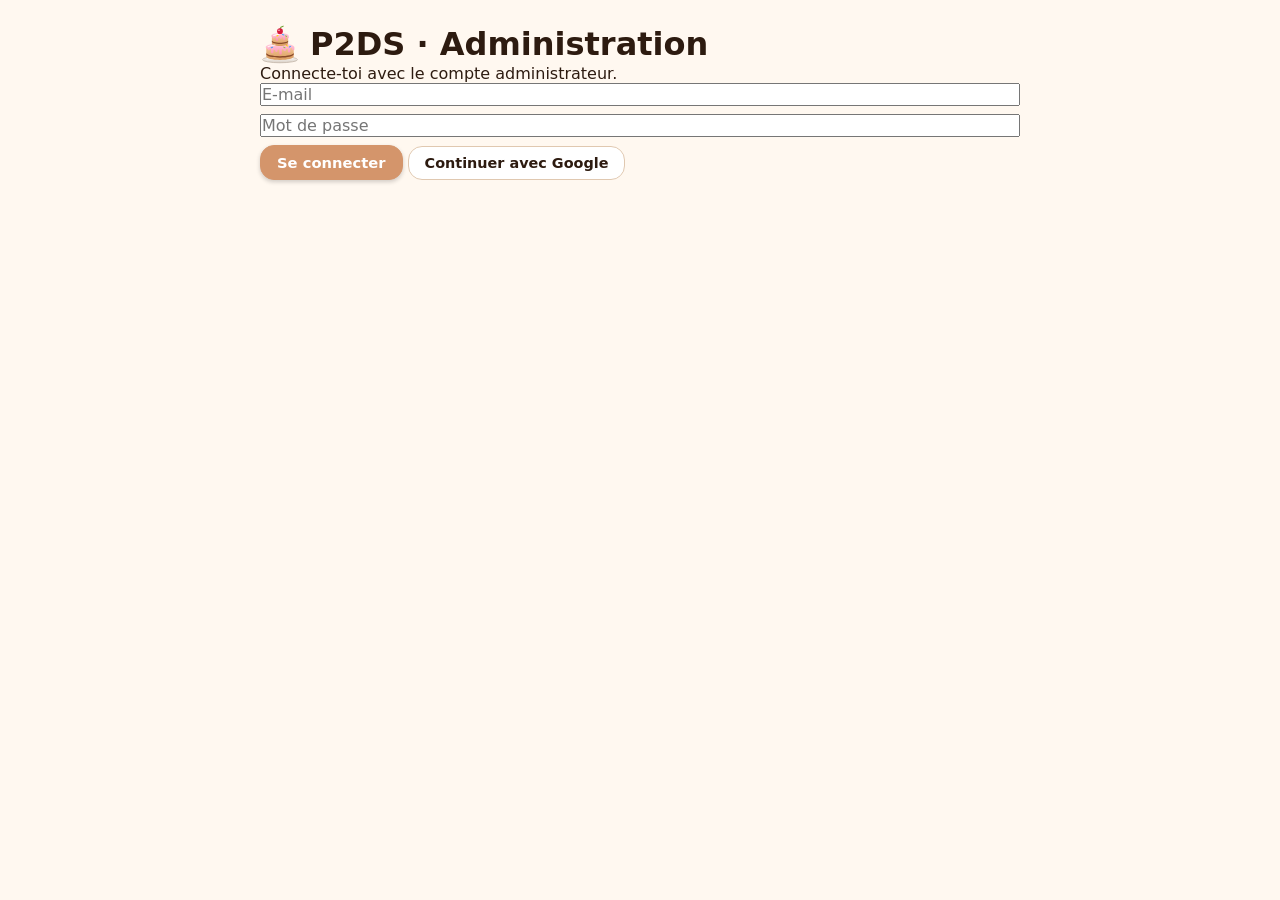
<file: admin.html>
<!DOCTYPE html>
<html lang="fr">
<head>
  <meta charset="utf-8">
  <meta name="viewport" content="width=device-width, initial-scale=1">
  <meta name="robots" content="noindex, nofollow">
  <title>Administration — P2DS</title>
  <link rel="icon" href="logo.svg" type="image/svg+xml">
  <link rel="stylesheet" href="turbonix.css?v=3.40">
  <link rel="stylesheet" href="style.css?v=3.40">
  <style>
    body { display: block; padding: 24px 16px; min-height: 100vh; }
    .adm-wrap { max-width: 760px; margin: 0 auto; }
    .adm-wrap h1 { display: flex; align-items: center; gap: 10px; }
    .adm-login input { display: block; width: 100%; margin-bottom: 8px; }
  </style>
</head>
<body>
  <div class="adm-wrap">
    <h1><img src="logo.svg" alt="" width="40" height="40"> P2DS · Administration</h1>
    <!-- Rien n'est affiche ici tant qu'on n'est pas connecte avec le compte administrateur -->
    <div id="adm-root"></div>
  </div>

  <script src="JS/Config.js?v=3.40"></script>
  <script>var CUR = { profile: "local", inst: null }; function saveKeyOf(p, i) { return "p2ds_p_" + p + "_i_" + i; }</script>
  <script src="JS/Instances.js?v=3.40" defer></script>
  <script src="JS/Cloud.js?v=3.40" defer></script>
  <script src="JS/Admin.js?v=3.40" defer></script>
  <script defer>
    window.addEventListener('DOMContentLoaded', function() {
      // PlayerData a besoin de GameData pour se charger : on n'en utilise ici que les petites fonctions de stockage.
      var root = document.getElementById('adm-root');
      function loginForm(msg) {
        root.innerHTML = '<div class="adm-login"><p>' + (cloudEnabled() ? 'Connecte-toi avec le compte administrateur.' : 'Les comptes en ligne ne sont pas encore configurés (voir JS/Config.js).') + '</p>' +
          (cloudEnabled() ? '<input id="a-mail" type="email" placeholder="E-mail" autocomplete="email"><input id="a-pass" type="password" placeholder="Mot de passe" autocomplete="current-password">' +
          '<p class="warning" id="a-err">' + (msg || '') + '</p><button class="btn btn-primary" id="a-go">Se connecter</button> <button class="btn" id="a-google">Continuer avec Google</button>' : '') + '</div>';
        if (!cloudEnabled()) return;
        document.getElementById('a-go').onclick = function() {
          cloudSignIn(document.getElementById('a-mail').value.trim(), document.getElementById('a-pass').value).then(check, function(e) { loginForm(e && e.message); });
        };
        document.getElementById('a-google').onclick = function() { cloudGoogle(); };
      }
      function check(uid) {
        if (!uid) { loginForm(''); return; }
        cloudIsAdmin(uid).then(function(ok) {
          if (!ok) { cloudSignOut(uid); loginForm('Ce compte n’est pas administrateur.'); return; }
          root.innerHTML = '<div id="adm-panel"></div><p><button class="btn btn-small" id="a-out">Se déconnecter</button></p>';
          document.getElementById('a-out').onclick = function() { cloudSignOut(uid); location.reload(); };
          window.__admFr = true;
          renderAdminDb(document.getElementById('adm-panel'), uid);
        });
      }
      loginForm('');
      cloudHandleRedirect().then(function(uid) {
        if (uid) return check(uid);
        // Deja connecte avec un compte administrateur depuis le jeu ?
        var ids = Object.keys(cloudSessions());
        if (ids.length) check(ids[0]);
      });
    });
  </script>
</body>
</html>
</file>
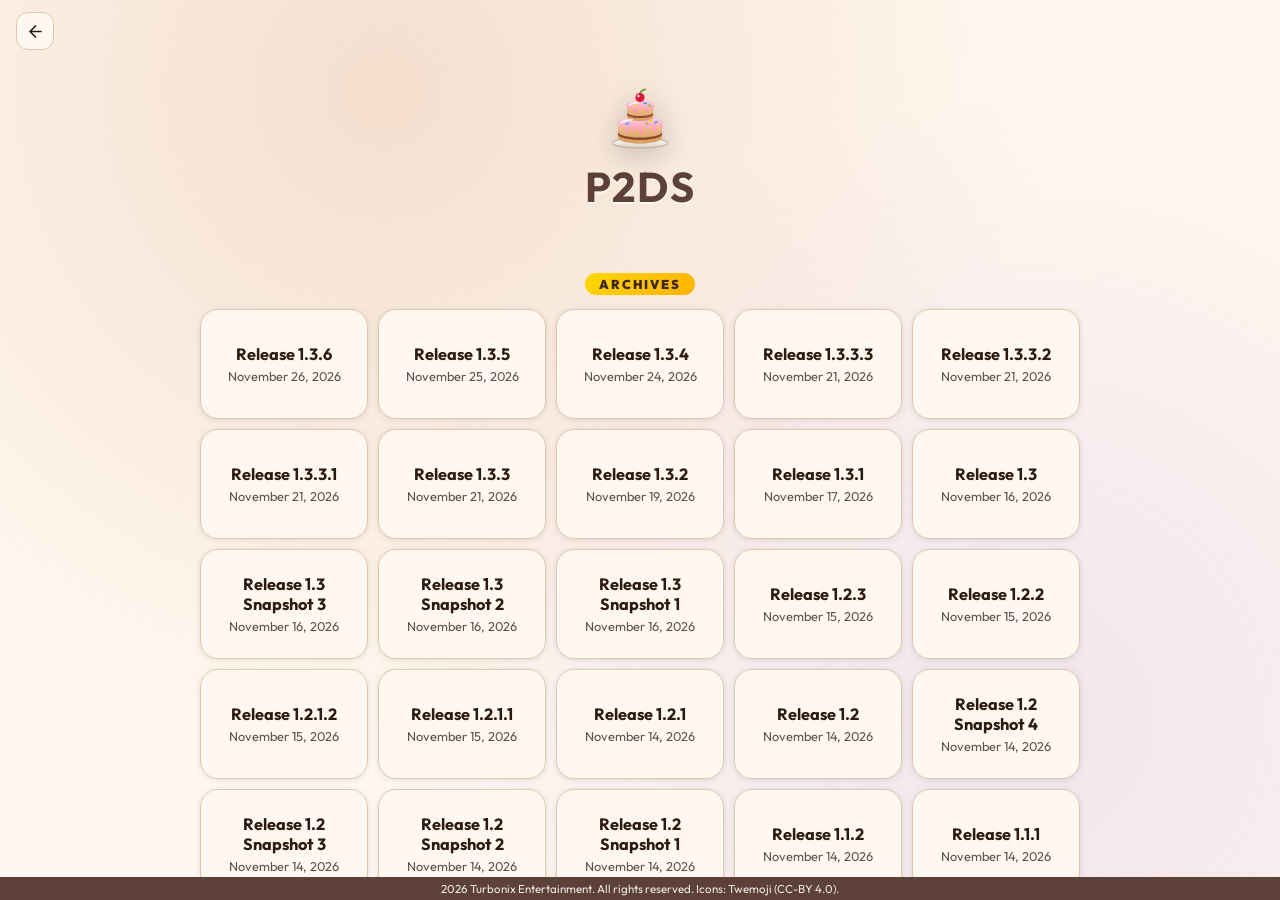
<file: archives.html>
<!doctype html>
<html lang="fr">
<head>
  <meta charset="utf-8">
  <meta name="viewport" content="width=device-width,initial-scale=1,viewport-fit=cover">
  <title>P2DS - Archives</title>
  <meta name="description" content="Toutes les anciennes versions de Pâtisserie 2D Simulator.">
  <link rel="icon" href="favicon.png">
  <script>
    // Le même thème que le jeu (clair, sombre ou automatique), appliqué avant l'affichage
    (function () {
      var theme = "light";
      try {
        var pref = localStorage.getItem("p2ds_home_theme");
        theme = pref === "dark" || (pref === "auto" && window.matchMedia && matchMedia("(prefers-color-scheme: dark)").matches) ? "dark" : "light";
      } catch (e) {}
      document.documentElement.dataset.theme = theme;
    })();
  </script>
  <link rel="preconnect" href="https://fonts.googleapis.com">
  <link rel="preconnect" href="https://fonts.gstatic.com" crossorigin>
  <link href="https://fonts.googleapis.com/css2?family=Outfit:wght@400;500;600;700;800;900&display=swap" rel="stylesheet">
  <link rel="stylesheet" href="turbonix.css?v=3.40">
  <link rel="stylesheet" href="style.css?v=3.40">
  <style>
    .arch-badge { display: inline-block; margin: 6px 0 14px; padding: 3px 14px; border-radius: 99px; background: linear-gradient(135deg, #FFD700, #FFB300); color: #3E2723; font-size: .8rem; font-weight: 900; letter-spacing: .14em; }
    .arch-center { width: min(960px, 100%); }
    .arch-grid { display: grid; grid-template-columns: repeat(5, 168px); gap: 10px; justify-content: center; width: 100%; }
    .arch-tile { min-height: 110px; padding: 14px 10px; border-radius: 18px; border: 1px solid var(--border); background: var(--surface); color: var(--text); box-shadow: var(--shadow); display: flex; flex-direction: column; align-items: center; justify-content: center; gap: 4px; text-align: center; font: inherit; cursor: pointer; transition: transform .2s ease, box-shadow .2s, border-color .2s; }
    .arch-tile:hover { transform: translateY(-3px); box-shadow: 0 10px 26px rgba(0,0,0,.18); border-color: #FFB300; }
    .arch-tile b { font-size: 1.02rem; overflow-wrap: anywhere; }
    .arch-tile small { opacity: .75; font-size: .8rem; }
    @media (max-width: 960px) { .arch-grid { grid-template-columns: repeat(auto-fill, minmax(150px, 1fr)); } }
    :root[data-theme="dark"] .arch-tile { color: var(--text); }
  </style>
</head>
<body>
  <div class="bg-blobs" aria-hidden="true"><span></span><span></span><span></span></div>
  <div class="home" id="home" style="display:flex">
    <div class="home-top">
      <a class="hbtn" id="back" href="./" title="Retour au jeu" aria-label="Retour au jeu"><svg class="uii" viewBox="0 0 24 24" aria-hidden="true"><path d="M19 12H5M12 19l-7-7 7-7"/></svg></a>
    </div>
    <div class="home-center arch-center">
      <img class="home-logo small" src="logo.svg" alt="" width="64" height="64">
      <h1 class="game-name home-name">P2DS</h1>
      <span class="arch-badge">ARCHIVES</span>
      <div class="arch-grid" id="grid"></div>
      <p class="home-empty" id="empty" style="display:none"></p>
    </div>
    <footer class="home-footer" id="foot"></footer>
  </div>
<script>
(function() {
  var lang = String(navigator.language || 'fr').slice(0, 2);
  var fr = lang === 'fr';
  var back = document.getElementById('back');
  back.title = back.ariaLabel = fr ? 'Retour au jeu' : 'Back to the game';
  document.documentElement.lang = fr ? 'fr' : 'en';
  document.title = 'P2DS - Archives';
  document.getElementById('foot').textContent = new Date().getFullYear() + (fr ? ' Turbonix Entertainment. Tous droits réservés. Icônes : Twemoji (CC-BY 4.0).' : ' Turbonix Entertainment. All rights reserved. Icons: Twemoji (CC-BY 4.0).');
  function esc(s) { return String(s).replace(/[&<>"]/g, function(c) { return { '&':'&amp;', '<':'&lt;', '>':'&gt;', '"':'&quot;' }[c]; }); }
  function day(iso) {
    var d = new Date(iso + 'T12:00:00');
    try { return d.toLocaleDateString(fr ? 'fr-FR' : lang, { day: 'numeric', month: 'long', year: 'numeric' }); } catch (e) { return iso; }
  }
  fetch('archives.json', { cache: 'no-cache' }).then(function(r) { return r.json(); }).then(function(list) {
    var g = document.getElementById('grid');
    if (!list.length) { var e = document.getElementById('empty'); e.style.display = 'block'; e.textContent = fr ? 'Aucune version pour l\'instant.' : 'No version yet.'; return; }
    g.innerHTML = list.map(function(v) {
      var ok = /^https:\/\//.test(v.url) ? v.url : '#';
      return '<button class="arch-tile" onclick="location.href=\'' + esc(ok) + '\'"><b>' + esc(v.name) + '</b><small>' + esc(day(v.date)) + '</small></button>';
    }).join('');
  }, function() { var e = document.getElementById('empty'); e.style.display = 'block'; e.textContent = '—'; });
})();
</script>
</body>
</html>
</file>
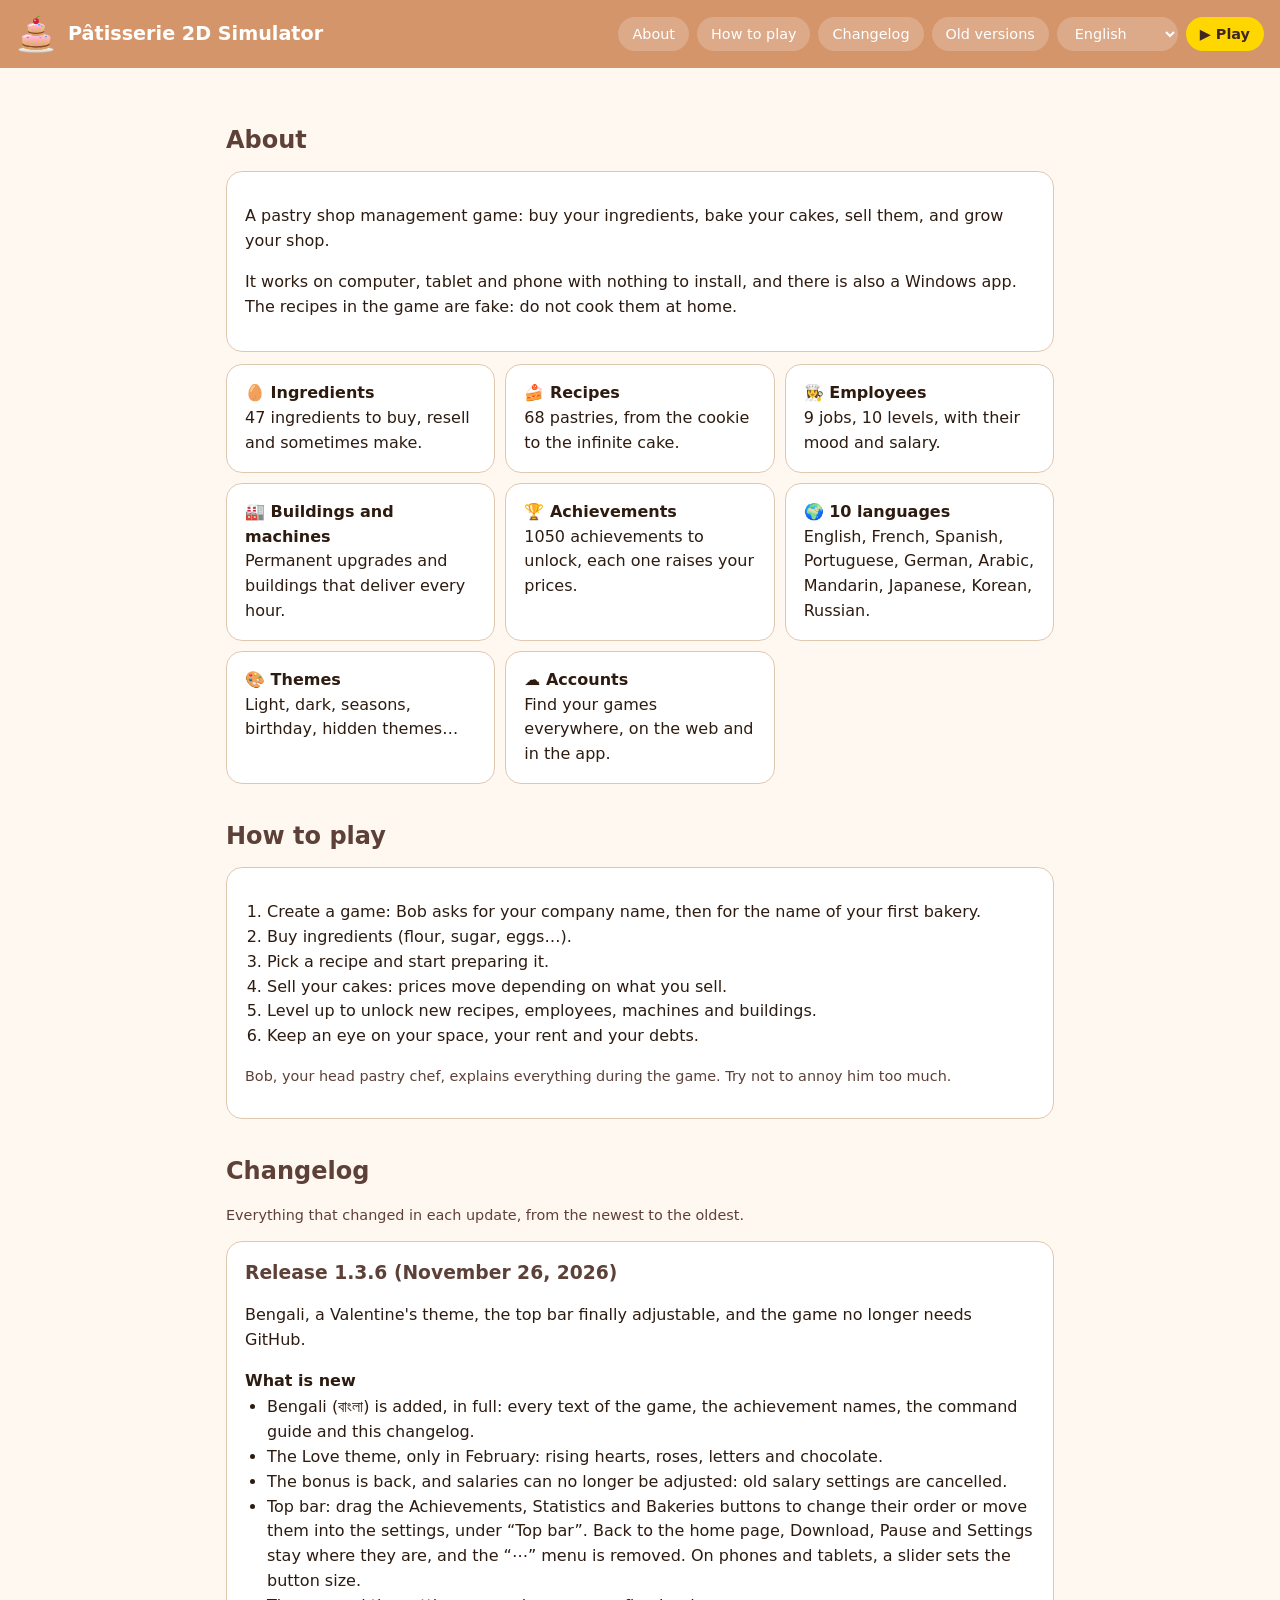
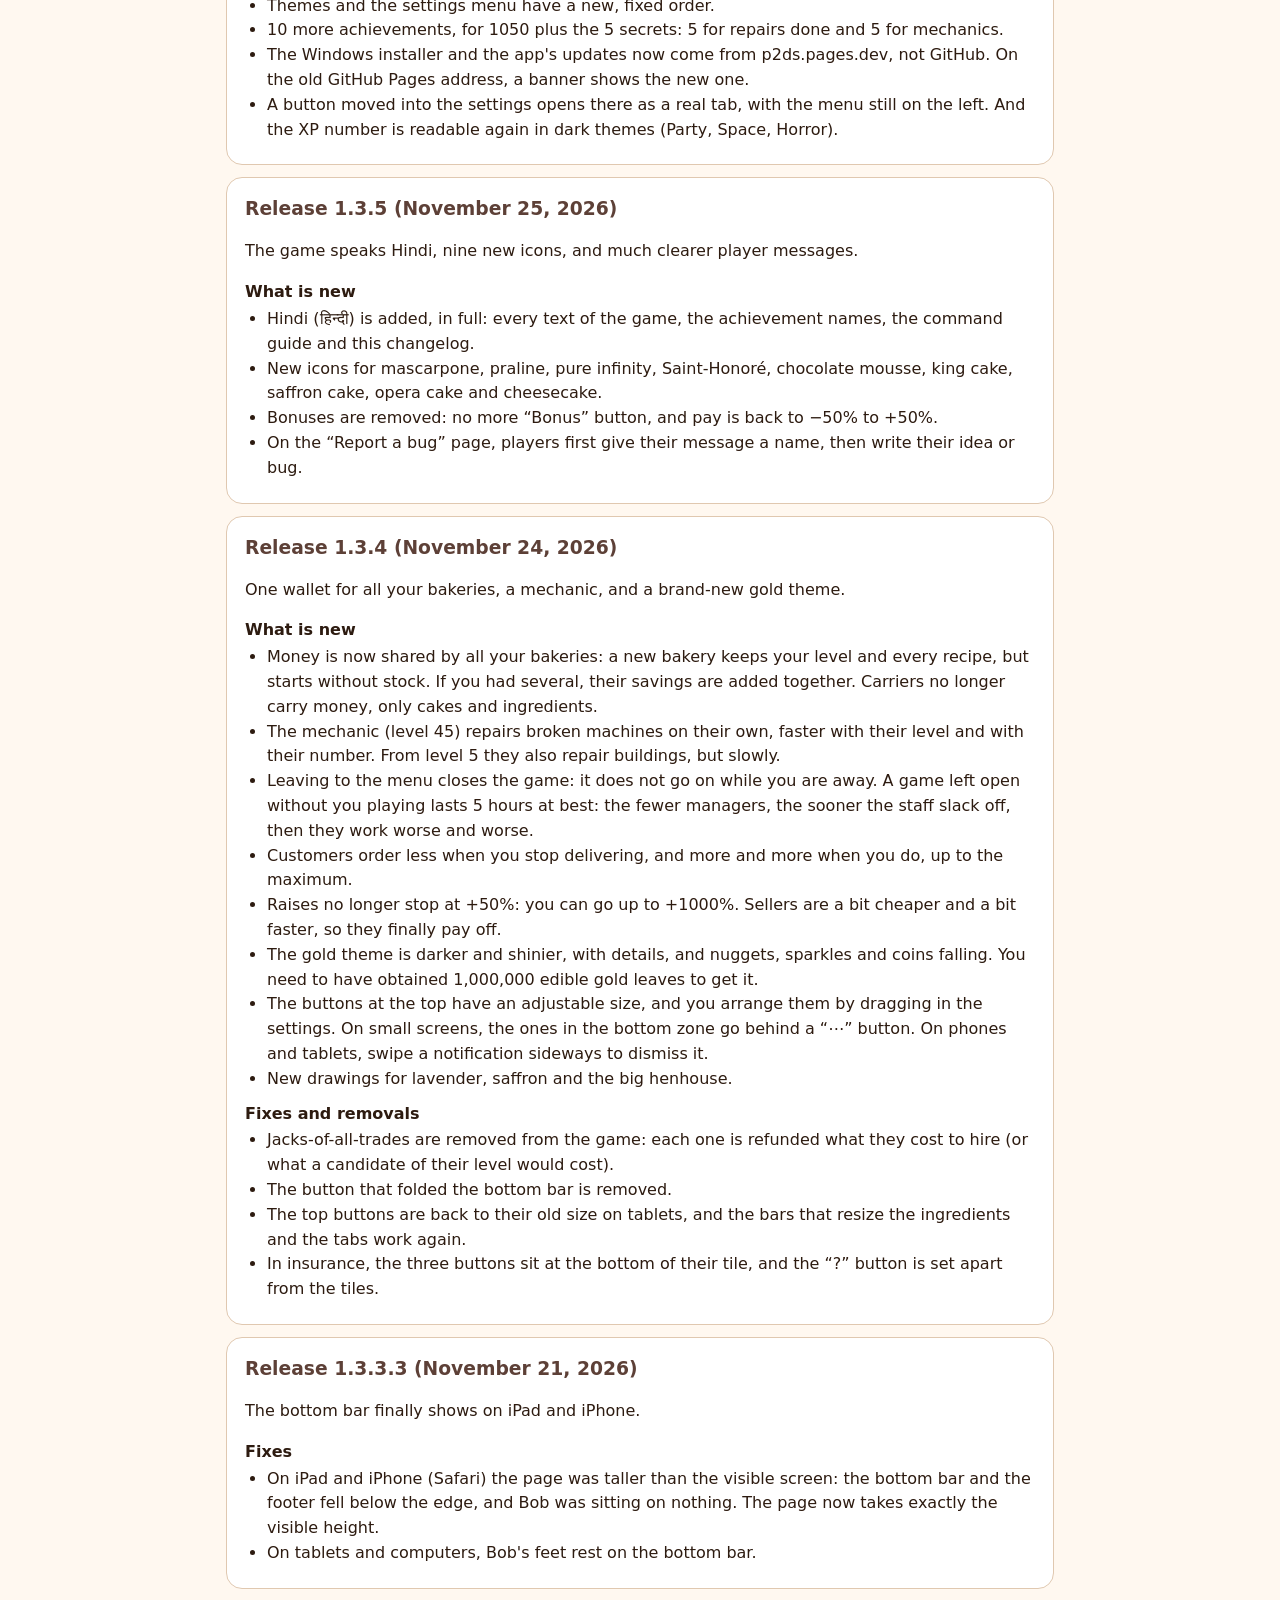
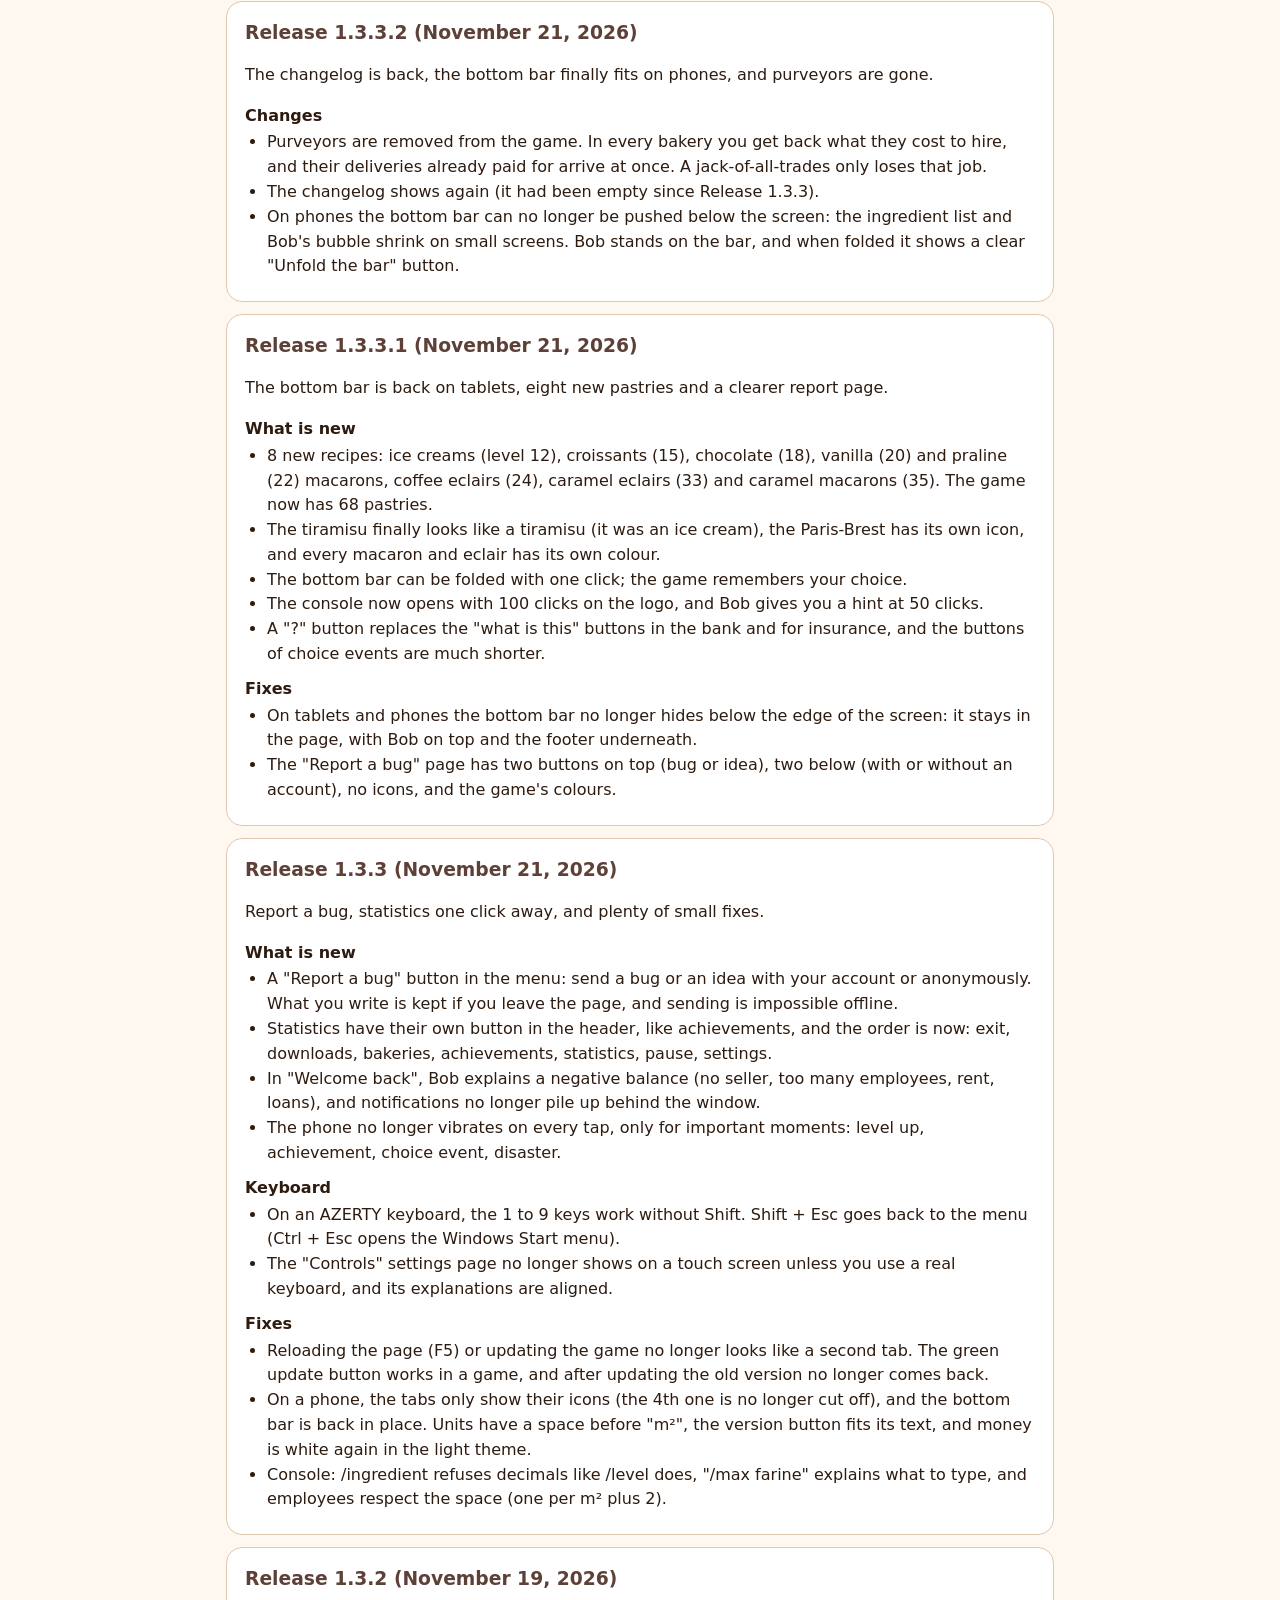
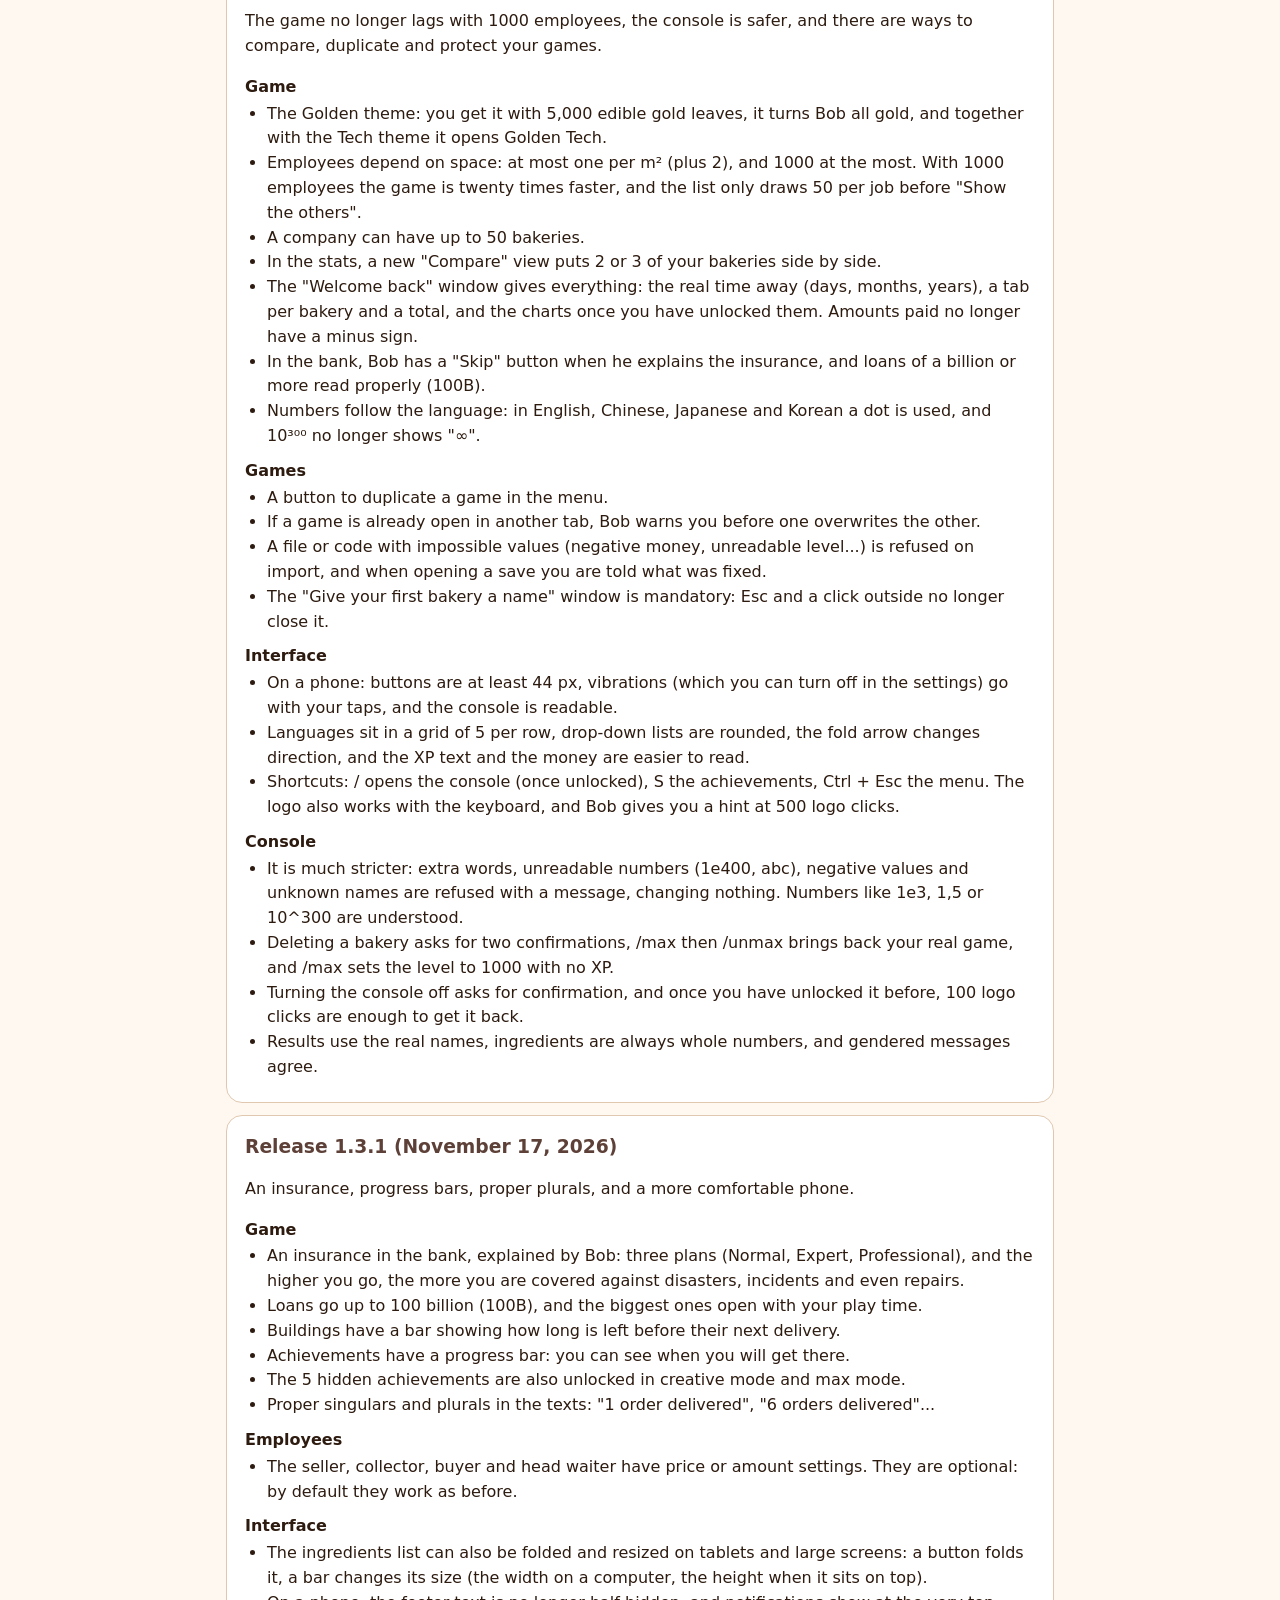
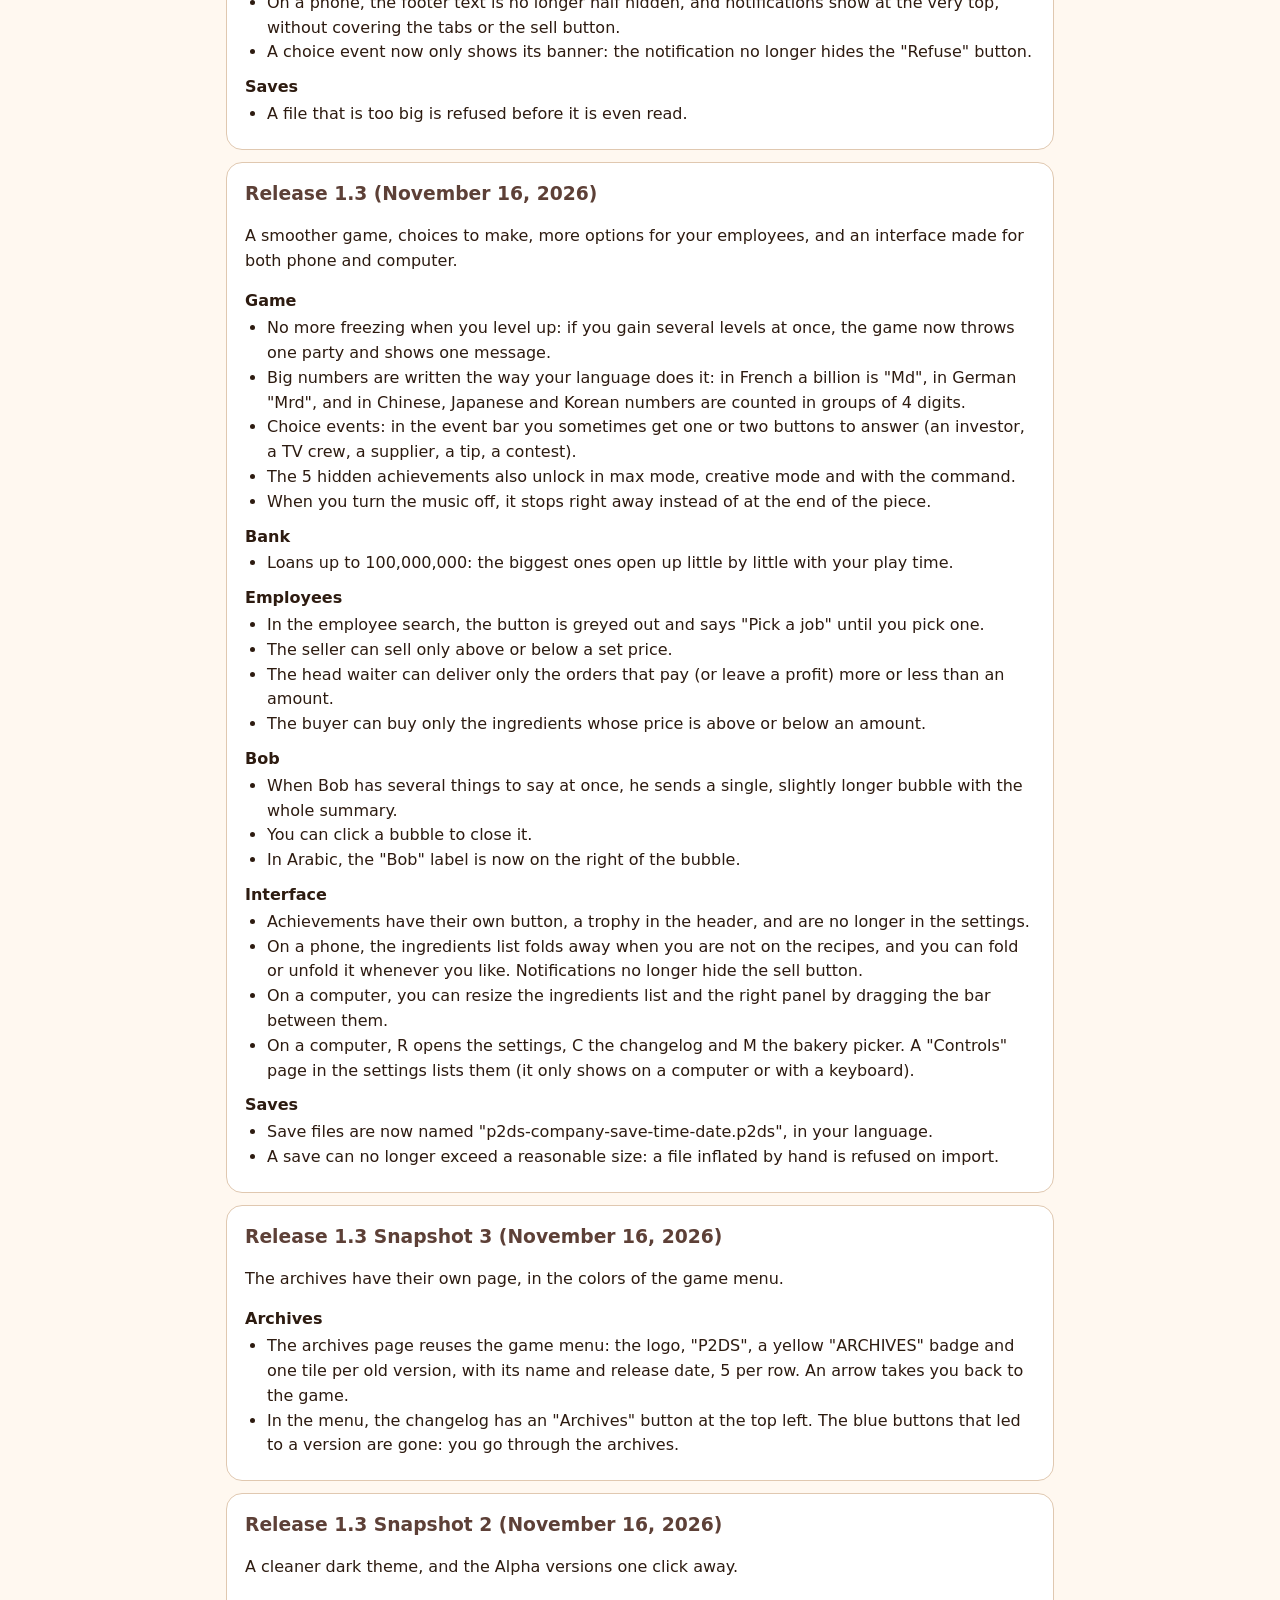
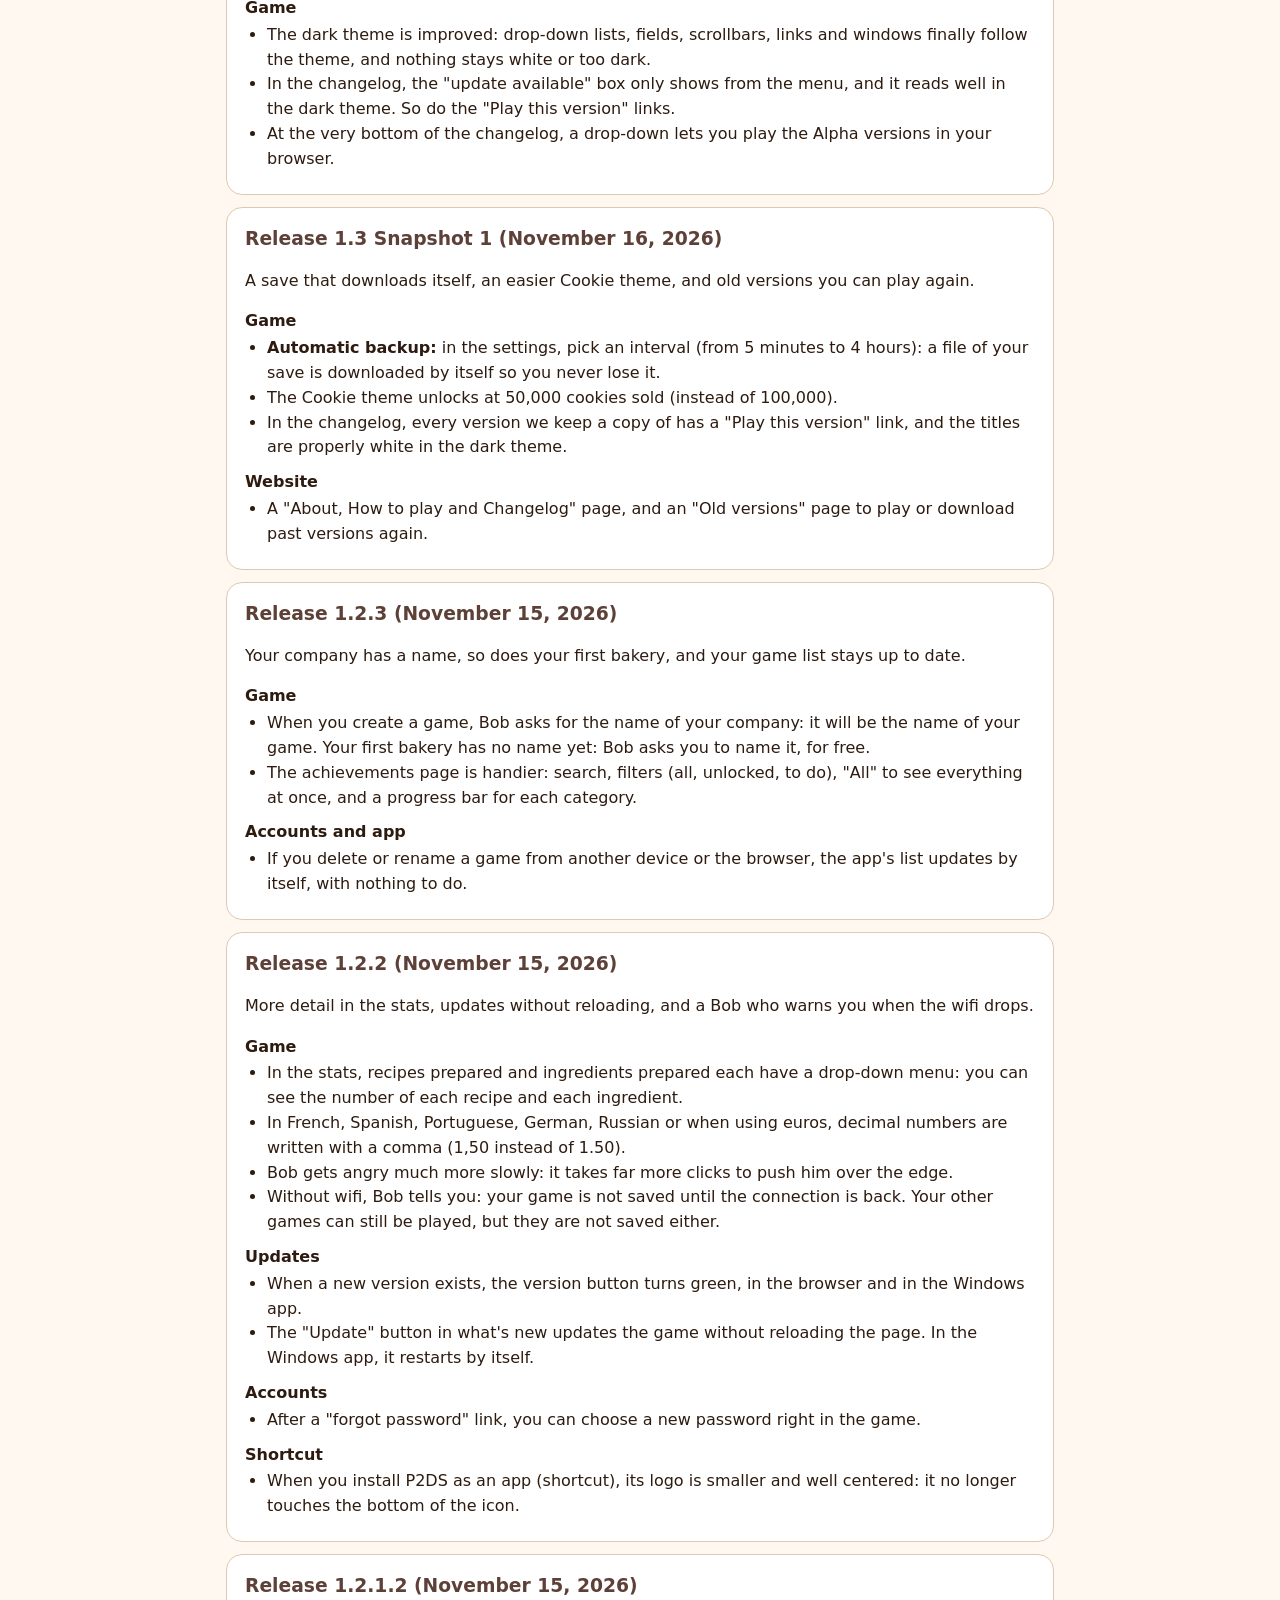
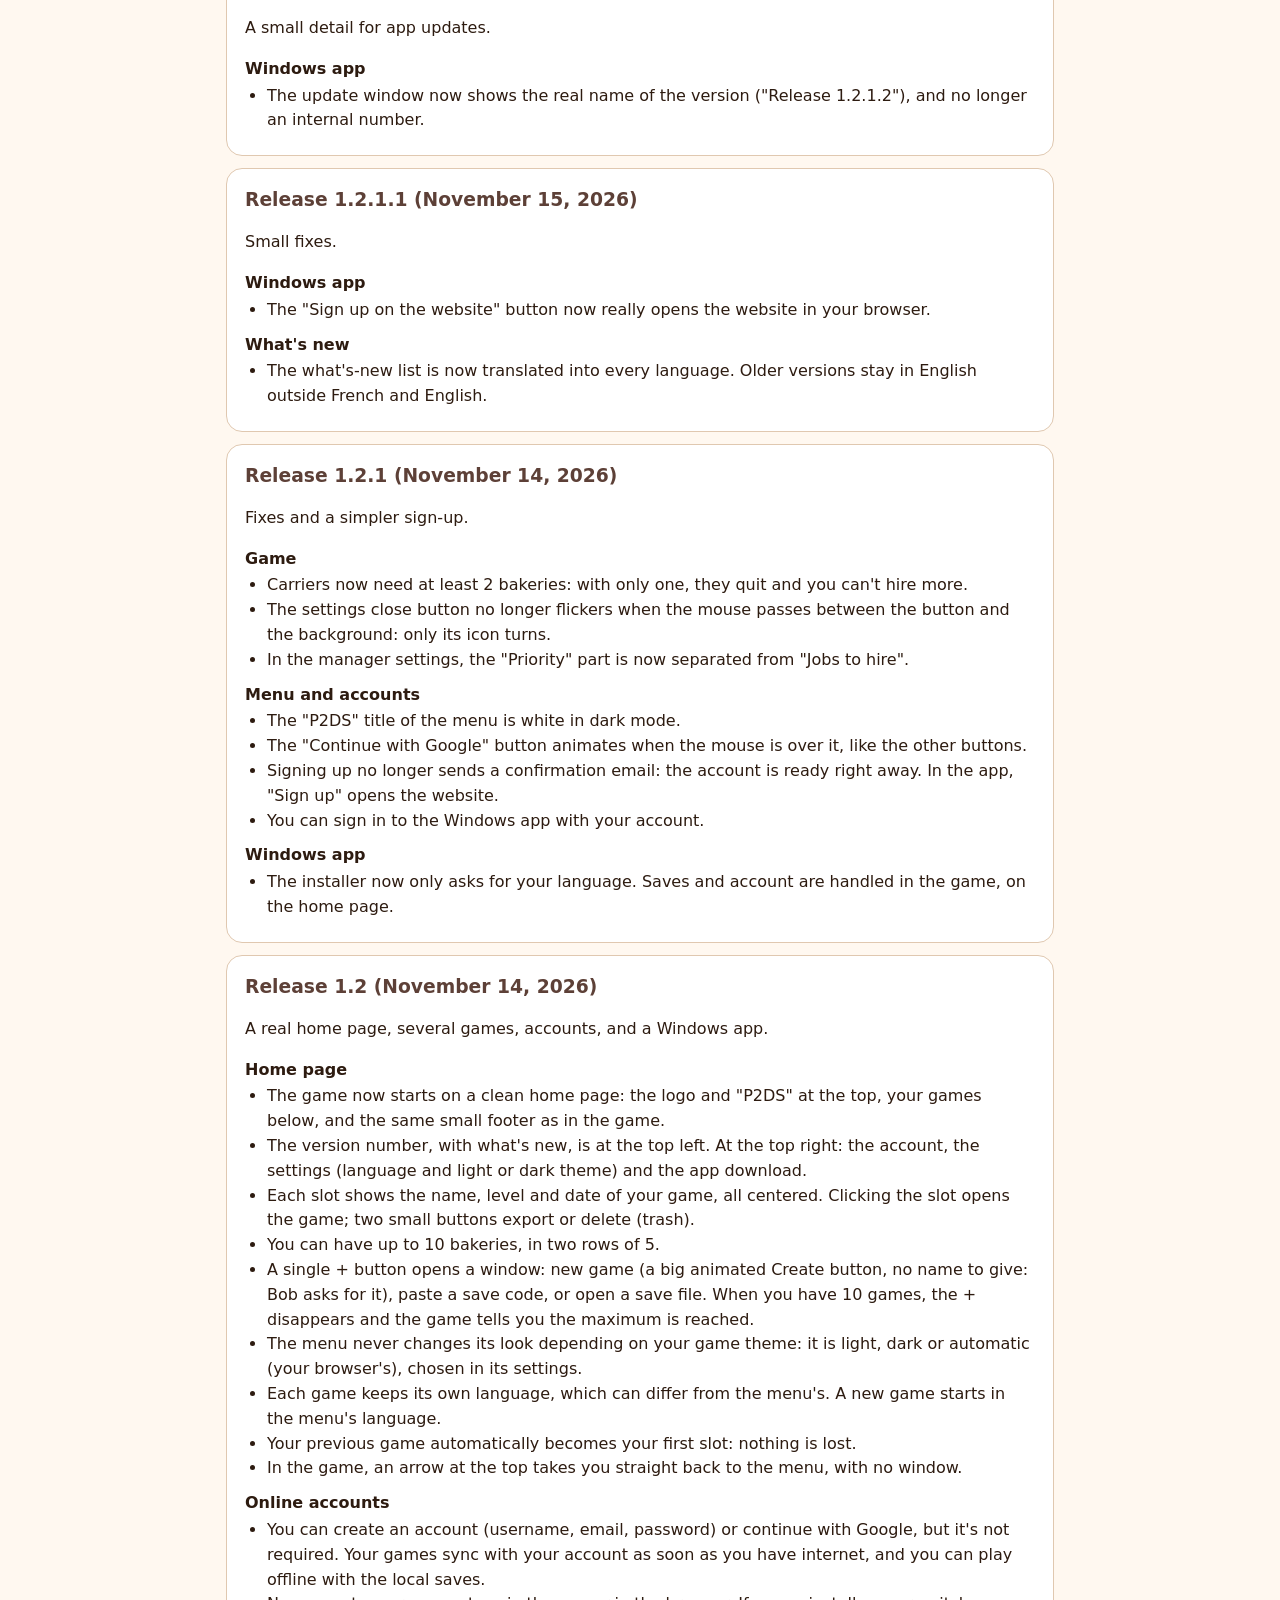
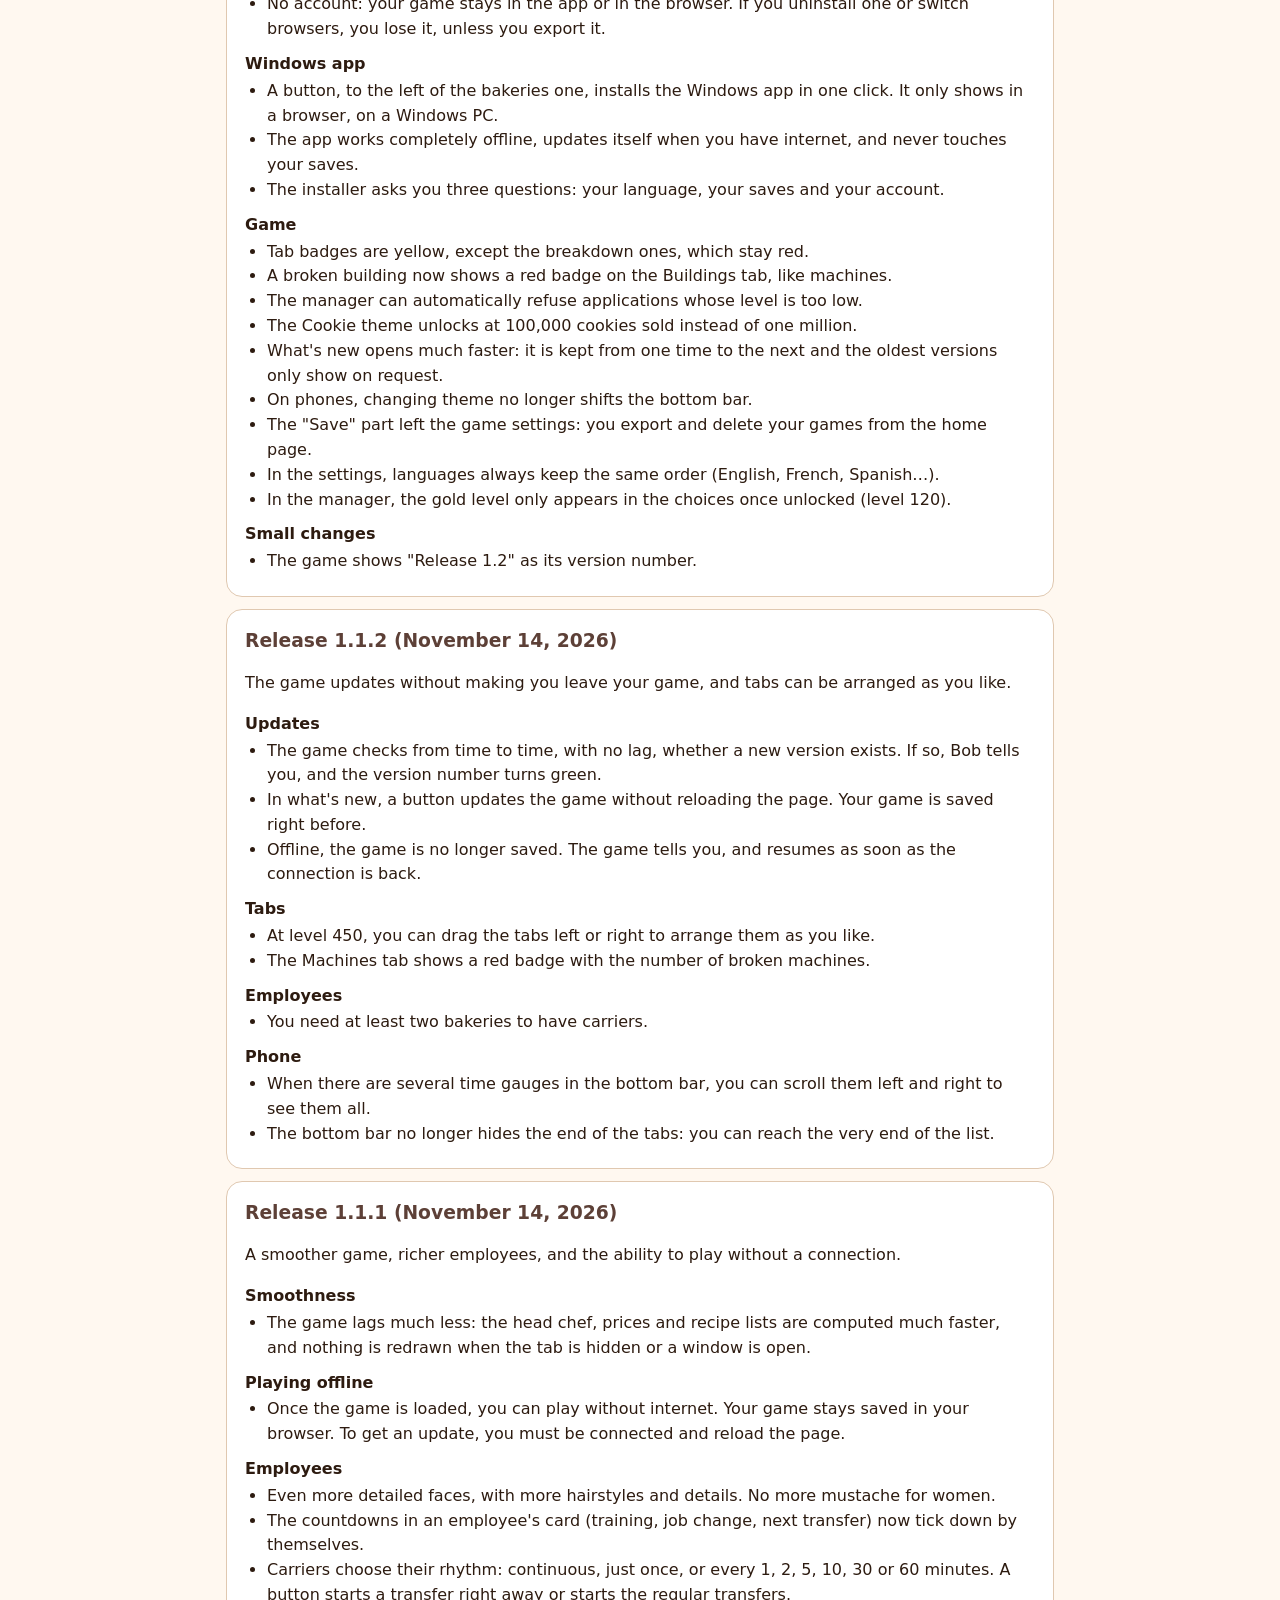
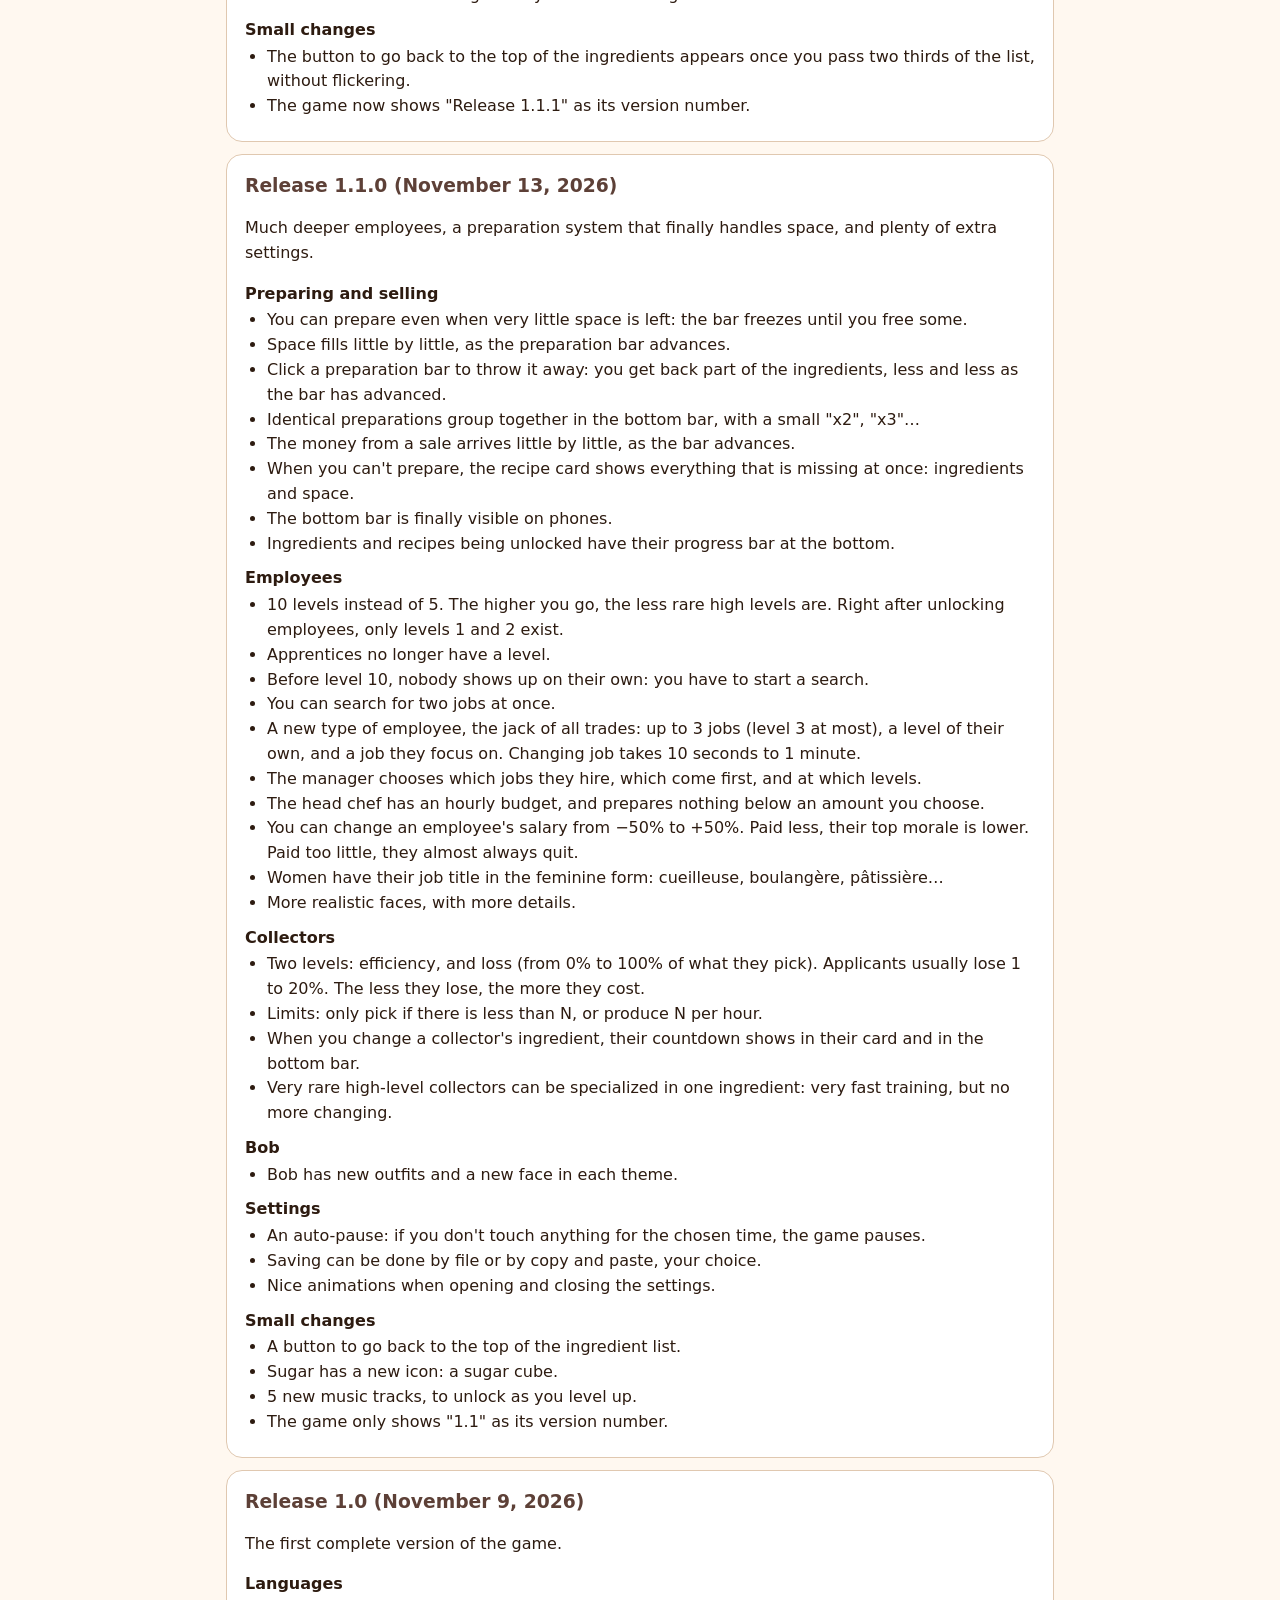
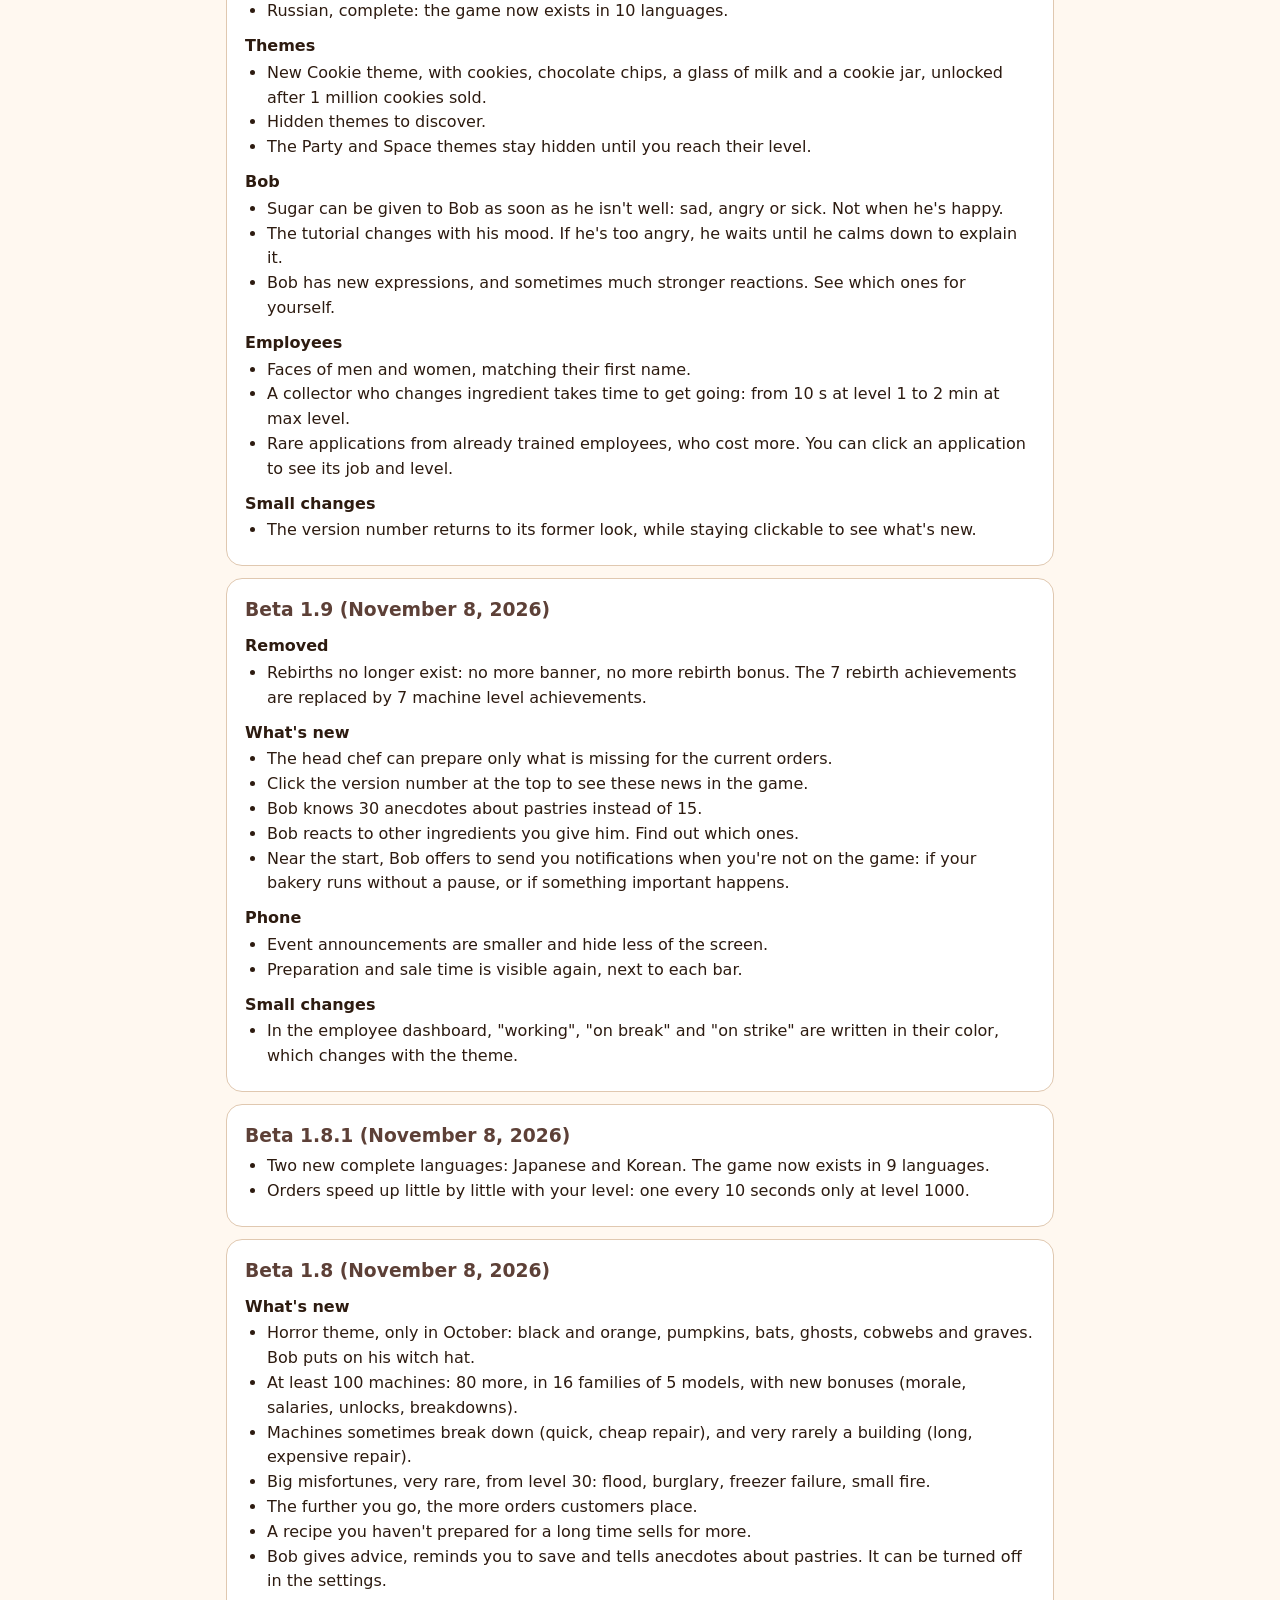
<file: presentation.html>
<!doctype html>
<html lang="fr">
<head>
<meta charset="utf-8">
<meta name="viewport" content="width=device-width,initial-scale=1">
<title>P2DS - Présentation</title>
<meta name="description" content="Pâtisserie 2D Simulator : présentation, comment jouer et historique des mises à jour.">
<link rel="icon" href="favicon.png">
<style>
:root { --bg:#FFF8F0; --panel:#F5E6D3; --card:#fff; --text:#2D1B10; --muted:#5D4037; --border:#E0C8B0; --accent:#D4956B; --deep:#5D4037; --yellow:#FFD700; }
@media (prefers-color-scheme: dark) { :root { --bg:#1A1210; --panel:#2F221B; --card:#2A201A; --text:#F5E6D3; --muted:#D7CCC8; --border:#4E342E; --deep:#F5E6D3; } }
* { box-sizing: border-box; }
body { margin:0; font-family: Outfit, system-ui, -apple-system, "Segoe UI", sans-serif; background:var(--bg); color:var(--text); line-height:1.55; }
header { background:var(--accent); color:#fff; padding:14px 16px; display:flex; align-items:center; gap:12px; flex-wrap:wrap; }
header img { width:40px; height:40px; }
header h1 { margin:0; font-size:1.2rem; flex:1; }
nav { display:flex; gap:8px; flex-wrap:wrap; }
nav a, nav select, .play { background:rgba(255,255,255,.2); color:#fff; border:0; border-radius:999px; padding:6px 14px; text-decoration:none; font:inherit; font-size:.9rem; cursor:pointer; }
nav select option { color:#000; }
.play { background:var(--yellow); color:#3E2723; font-weight:700; }
main { max-width:860px; margin:0 auto; padding:20px 16px 60px; }
h2 { color:var(--deep); margin:34px 0 10px; scroll-margin-top:12px; }
.card { background:var(--card); border:1px solid var(--border); border-radius:16px; padding:16px 18px; margin:12px 0; }
.grid { display:grid; grid-template-columns:repeat(auto-fill,minmax(230px,1fr)); gap:10px; }
.grid .card { margin:0; }
ol, ul { padding-inline-start:22px; }
.ver h3 { margin:0 0 4px; color:var(--deep); }
.ver h4 { margin:10px 0 2px; }
.ver ul { margin:2px 0 6px; }
.ver a { font-size:.8rem; }
footer { text-align:center; color:var(--muted); font-size:.8rem; padding:20px; }
.note { color:var(--muted); font-size:.9rem; }
</style>
</head>
<body>
<header>
  <img src="logo.svg" alt="" width="40" height="40">
  <h1>Pâtisserie 2D Simulator</h1>
  <nav>
    <a href="#presentation" data-t="nav.pres">Présentation</a>
    <a href="#how" data-t="nav.how">Comment jouer</a>
    <a href="#changelog" data-t="nav.log">Changelog</a>
    <a href="archives.html" data-t="nav.arch">Anciennes versions</a>
    <select id="lang" aria-label="Language"></select>
    <a class="play" href="./" data-t="nav.play">▶ Jouer</a>
  </nav>
</header>
<main>
  <h2 id="presentation" data-t="pres.h">Présentation</h2>
  <div class="card"><p data-t="pres.p1"></p><p data-t="pres.p2"></p></div>
  <div class="grid" id="features"></div>

  <h2 id="how" data-t="how.h">Comment jouer</h2>
  <div class="card"><ol id="steps"></ol><p class="note" data-t="how.note"></p></div>

  <h2 id="changelog" data-t="log.h">Changelog</h2>
  <p class="note" id="log-intro"></p>
  <div id="log">…</div>
</main>
<footer data-t="foot">Fait avec amour, et 100 % par Intelligence Artificielle.</footer>
<script>
(function() {
  var T = {
    fr: {
      'nav.pres':'Présentation','nav.how':'Comment jouer','nav.log':'Changelog','nav.arch':'Anciennes versions','nav.play':'▶ Jouer',
      'pres.h':'Présentation','how.h':'Comment jouer','log.h':'Changelog','foot':'Fait à 100 % par Intelligence Artificielle.',
      'pres.p1':'Un jeu de gestion de pâtisserie : achète tes ingrédients, prépare tes gâteaux, vends-les, et fais grandir ta boutique.',
      'pres.p2':'Ça marche sur ordi, tablette et téléphone, sans rien installer, et il existe aussi une appli Windows. Les recettes du jeu sont fausses : ne les cuisine pas chez toi.',
      'how.note':'Bob, ton chef pâtissier, t\'explique tout pendant la partie. Évite de trop l\'embêter.',
      'steps':['Crée une partie : Bob te demande le nom de ton entreprise, puis celui de ta première pâtisserie.','Achète des ingrédients (farine, sucre, œufs…).','Choisis une recette et lance sa préparation.','Vends tes gâteaux : les prix bougent selon ce que tu vends.','Monte de niveau pour débloquer de nouvelles recettes, des employés, des machines et des bâtiments.','Garde un œil sur ton espace, ton loyer et tes dettes.'],
      'features':[['🥚 Ingrédients','47 ingrédients à acheter, revendre et parfois fabriquer.'],['🍰 Recettes','68 pâtisseries, du cookie au gâteau infini.'],['👩‍🍳 Employés','9 métiers, 10 niveaux, avec leur moral et leur salaire.'],['🏭 Bâtiments et machines','Des améliorations permanentes et des bâtiments qui livrent chaque heure.'],['🏆 Succès','1050 succès à débloquer, chacun augmente tes prix.'],['🌍 10 langues','Anglais, français, espagnol, portugais, allemand, arabe, mandarin, japonais, coréen, russe.'],['🎨 Thèmes','Clair, sombre, saisons, anniversaire, thèmes cachés…'],['☁️ Comptes','Retrouve tes parties partout, sur le web et dans l\'appli.']],
      'log.intro':'Tout ce qui a changé à chaque mise à jour, de la plus récente à la plus ancienne.','log.play':'Jouer à cette version'
    },
    en: {
      'nav.pres':'About','nav.how':'How to play','nav.log':'Changelog','nav.arch':'Old versions','nav.play':'▶ Play',
      'pres.h':'About','how.h':'How to play','log.h':'Changelog','foot':'Made 100% by Artificial Intelligence.',
      'pres.p1':'A pastry shop management game: buy your ingredients, bake your cakes, sell them, and grow your shop.',
      'pres.p2':'It works on computer, tablet and phone with nothing to install, and there is also a Windows app. The recipes in the game are fake: do not cook them at home.',
      'how.note':'Bob, your head pastry chef, explains everything during the game. Try not to annoy him too much.',
      'steps':['Create a game: Bob asks for your company name, then for the name of your first bakery.','Buy ingredients (flour, sugar, eggs…).','Pick a recipe and start preparing it.','Sell your cakes: prices move depending on what you sell.','Level up to unlock new recipes, employees, machines and buildings.','Keep an eye on your space, your rent and your debts.'],
      'features':[['🥚 Ingredients','47 ingredients to buy, resell and sometimes make.'],['🍰 Recipes','68 pastries, from the cookie to the infinite cake.'],['👩‍🍳 Employees','9 jobs, 10 levels, with their mood and salary.'],['🏭 Buildings and machines','Permanent upgrades and buildings that deliver every hour.'],['🏆 Achievements','1050 achievements to unlock, each one raises your prices.'],['🌍 10 languages','English, French, Spanish, Portuguese, German, Arabic, Mandarin, Japanese, Korean, Russian.'],['🎨 Themes','Light, dark, seasons, birthday, hidden themes…'],['☁️ Accounts','Find your games everywhere, on the web and in the app.']],
      'log.intro':'Everything that changed in each update, from the newest to the oldest.','log.play':'Play this version'
    }
  };
  var LANGS = { fr:'Français', en:'English', es:'Español', pt:'Português', de:'Deutsch', ar:'العربية', zh:'中文', ja:'日本語', ko:'한국어', ru:'Русский' };
  var cur = (localStorage.getItem('p2ds_site_lang') || navigator.language || 'fr').slice(0, 2);
  if (!LANGS[cur]) cur = 'en';
  var sel = document.getElementById('lang');
  Object.keys(LANGS).forEach(function(k) { var o = document.createElement('option'); o.value = k; o.textContent = LANGS[k]; sel.appendChild(o); });
  var data = null, vers = {};
  function tr(k) { return (T[cur] || T.en)[k] || T.en[k] || ''; }
  function esc(s) { return String(s).replace(/[&<>"]/g, function(c) { return { '&':'&amp;', '<':'&lt;', '>':'&gt;', '"':'&quot;' }[c]; }); }
  function norm(s) { return String(s || '').normalize('NFD').replace(/[̀-ͯ]/g, '').toLowerCase().replace(/\s+/g, ' ').trim(); }
  function bold(s) { return esc(s).replace(/\*\*(.+?)\*\*/g, '<b>$1</b>'); }
  function draw() {
    document.documentElement.lang = cur;
    document.documentElement.dir = cur === 'ar' ? 'rtl' : 'ltr';
    sel.value = cur;
    document.querySelectorAll('[data-t]').forEach(function(el) { var v = tr(el.getAttribute('data-t')); if (v) el.textContent = v; });
    document.getElementById('steps').innerHTML = tr('steps').map(function(s) { return '<li>' + esc(s) + '</li>'; }).join('');
    document.getElementById('features').innerHTML = tr('features').map(function(f) { return '<div class="card"><b>' + esc(f[0]) + '</b><br>' + esc(f[1]) + '</div>'; }).join('');
    document.getElementById('log-intro').textContent = tr('log.intro');
    var box = document.getElementById('log');
    if (!data) return;
    var d = data[cur] || data.en || data.fr, en = data.en || d;
    var list = d.versions.slice();
    if (en.versions.length > list.length) list = list.concat(en.versions.slice(list.length));
    box.innerHTML = list.map(function(v) {
            var h = '<div class="card ver"><h3>' + esc(v.title) + '</h3>';
      if (v.intro) h += '<p>' + bold(v.intro) + '</p>';
      v.groups.forEach(function(g) { h += (g.name ? '<h4>' + esc(g.name) + '</h4>' : '') + '<ul>' + g.items.map(function(i) { return '<li>' + bold(i) + '</li>'; }).join('') + '</ul>'; });
      return h + '</div>';
    }).join('');
  }
  sel.onchange = function() { cur = sel.value; try { localStorage.setItem('p2ds_site_lang', cur); } catch (e) {} draw(); };
  draw();
  fetch('changelog.json').then(function(r) { return r.json(); }).then(function(j) { data = j; draw(); }, function() { document.getElementById('log').textContent = '—'; });
  fetch('versions.json').then(function(r) { return r.json(); }).then(function(j) { Object.keys(j).forEach(function(k) { vers[norm(k)] = j[k]; }); draw(); }, function() {});
})();
</script>
</body>
</html>
</file>
<file: turbonix.css>
/* ==========================================================================
   TURBONIX — Style commun des mini-sites Turbonix Entertainment
   Version 1.0 · tiré du site « Pile ou Face »
   Documentation complète : STYLE-TURBONIX.md

   À mettre dans le <head> de chaque site :
     <link rel="preconnect" href="https://fonts.googleapis.com">
     <link rel="preconnect" href="https://fonts.gstatic.com" crossorigin>
     <link href="https://fonts.googleapis.com/css2?family=Outfit:wght@400;500;600;700;800;900&display=swap" rel="stylesheet">
     <link rel="stylesheet" href="turbonix.css">
   ========================================================================== */


/* ---------- 1. Couleurs, polices, arrondis (variables) ---------- */

:root {
  /* Couleurs de marque (identiques en clair et en sombre) */
  --yellow: #ffd60a;
  --yellow-light: #ffe45c;
  --yellow-dark: #e6b800;
  --mauve: #9b6dff;
  --mauve-light: #c9b0ff;
  --mauve-dark: #6f45d9;
  --mauve-deep: #2d1b57;
  --black: #0d0c12;
  --ink: #15131c;
  --white: #ffffff;

  /* Thème clair */
  --bg: #f4f2fa;
  --surface: rgba(255, 255, 255, 0.72);
  --surface-solid: #ffffff;
  --surface-2: rgba(236, 233, 245, 0.85);
  --text: #15131c;
  --muted: #6b6878;
  --border: rgba(120, 110, 150, 0.22);
  --mauve-soft: rgba(155, 109, 255, 0.14);
  --btn-shadow: #15131c;
  --shadow: 0 10px 40px rgba(60, 40, 120, 0.12);
  --warn: #a87900;
  --error: #d6336c;
  --stage-bg: radial-gradient(ellipse at 50% 30%, #3f3558 0%, #241d33 55%, #15111d 100%);
  --blob-1: rgba(255, 214, 10, 0.35);
  --blob-2: rgba(155, 109, 255, 0.35);
  --blob-3: rgba(155, 109, 255, 0.2);

  /* Formes et mouvements */
  --radius: 20px;
  --ease: cubic-bezier(0.22, 0.8, 0.3, 1);
  --spring: cubic-bezier(0.34, 1.56, 0.64, 1);
  --font: "Outfit", "Segoe UI", system-ui, -apple-system, sans-serif;
  --mono: Consolas, "Courier New", monospace;
}

:root[data-theme="dark"] {
  --bg: #08070c;
  --surface: rgba(22, 20, 31, 0.72);
  --surface-solid: #16141f;
  --surface-2: rgba(38, 34, 52, 0.8);
  --text: #f3f1f8;
  --muted: #a39fb3;
  --border: rgba(155, 109, 255, 0.18);
  --mauve-soft: rgba(155, 109, 255, 0.18);
  --btn-shadow: #9b6dff;
  --shadow: 0 10px 40px rgba(0, 0, 0, 0.5);
  --warn: #ffd60a;
  --error: #ff6b9a;
  --stage-bg: radial-gradient(ellipse at 50% 30%, #2a1f45 0%, #140f22 55%, #0a0812 100%);
  --blob-1: rgba(255, 214, 10, 0.16);
  --blob-2: rgba(155, 109, 255, 0.3);
  --blob-3: rgba(111, 69, 217, 0.25);
}


/* ---------- 2. Base ---------- */

* { box-sizing: border-box; margin: 0; padding: 0; }

html { scroll-behavior: smooth; }

body {
  font-family: var(--font);
  background: var(--bg);
  color: var(--text);
  min-height: 100vh;
  display: flex;
  flex-direction: column;
  overflow-x: hidden;
  transition: background 0.5s var(--ease), color 0.5s var(--ease);
}

button { font: inherit; cursor: pointer; color: inherit; }
input, select, textarea { font: inherit; color: var(--text); }
input:focus, select:focus, textarea:focus {
  outline: none;
  border-color: var(--mauve) !important;
  box-shadow: 0 0 0 4px var(--mauve-soft);
}

.hidden { display: none !important; }
.muted { color: var(--muted); }
.small { font-size: 0.85rem; }
.error { color: var(--error); font-size: 0.82rem; }
.warn { color: var(--warn); font-size: 0.82rem; }

code, kbd {
  font-family: var(--mono);
  background: var(--surface-2);
  border: 1px solid var(--border);
  border-radius: 5px;
  padding: 0 5px;
  font-size: 0.85em;
}

h2 { font-size: 1.3rem; font-weight: 800; letter-spacing: -0.3px; }
/* Petit losange jaune → mauve devant chaque titre de carte */
h2::before {
  content: "";
  display: inline-block;
  width: 10px;
  height: 10px;
  margin-right: 10px;
  border-radius: 3px;
  background: linear-gradient(135deg, var(--yellow), var(--mauve));
  vertical-align: middle;
  transform: rotate(45deg);
}
h3 { font-size: 1rem; font-weight: 700; margin: 20px 0 10px; }


/* ---------- 3. Fond animé (3 taches floues qui dérivent) ---------- */
/* <div class="bg-blobs" aria-hidden="true"><span></span><span></span><span></span></div> */

.bg-blobs {
  position: fixed;
  inset: 0;
  z-index: -1;
  overflow: hidden;
  pointer-events: none;
}
.bg-blobs span {
  position: absolute;
  width: 55vmax;
  height: 55vmax;
  border-radius: 50%;
  filter: blur(80px);
  animation: tx-drift 26s ease-in-out infinite alternate;
  transition: background 0.6s;
}
.bg-blobs span:nth-child(1) { background: var(--blob-1); top: -20vmax; right: -15vmax; }
.bg-blobs span:nth-child(2) { background: var(--blob-2); bottom: -25vmax; left: -20vmax; animation-duration: 32s; }
.bg-blobs span:nth-child(3) { background: var(--blob-3); top: 30%; left: 40%; width: 35vmax; height: 35vmax; animation-duration: 22s; }


/* ---------- 4. Header ---------- */

.site-header {
  background: rgba(13, 12, 18, 0.88);
  backdrop-filter: blur(14px);
  -webkit-backdrop-filter: blur(14px);
  border-bottom: 3px solid var(--yellow);
  box-shadow: 0 4px 30px rgba(255, 214, 10, 0.12);
  position: sticky;
  top: 0;
  z-index: 20;
}
.header-inner {
  max-width: 1240px;
  margin: 0 auto;
  padding: 12px 20px;
  display: flex;
  align-items: center;
  justify-content: space-between;
  gap: 12px;
}
.site-title {
  color: var(--white);
  font-size: 1.6rem;
  font-weight: 900;
  letter-spacing: -0.5px;
  white-space: nowrap;
}
/* Le mot mis en avant dans le titre (ex. « ou » dans « Pile ou Face ») */
.site-title span {
  background: linear-gradient(120deg, var(--mauve), var(--mauve-light));
  -webkit-background-clip: text;
  background-clip: text;
  color: transparent;
}
.header-right { display: flex; align-items: center; gap: 8px; }
.logo img { display: block; transition: transform 0.5s var(--spring); }
.logo:hover img { transform: rotate(-10deg) scale(1.1); }

/* Boutons-icônes du header (son, vibration, partage, effacer…) */
.hbtn {
  width: 38px;
  height: 38px;
  display: grid;
  place-items: center;
  border-radius: 12px;
  border: 1.5px solid rgba(255, 255, 255, 0.14);
  background: rgba(255, 255, 255, 0.06);
  color: #f3f1f8;
  transition: background 0.25s, border-color 0.25s, transform 0.3s var(--spring), color 0.25s;
}
.hbtn svg {
  width: 19px;
  height: 19px;
  fill: none;
  stroke: currentColor;
  stroke-width: 2;
  stroke-linecap: round;
  stroke-linejoin: round;
}
.hbtn:hover { border-color: var(--mauve); background: rgba(155, 109, 255, 0.2); transform: translateY(-2px); }
.hbtn:active { transform: scale(0.92); }
/* Bouton à deux états : <svg class="on">…</svg><svg class="off">…</svg>, classe .off sur le bouton */
.hbtn .off { display: none; }
.hbtn.off { color: #8a879a; }
.hbtn.off .on { display: none; }
.hbtn.off .off { display: block; }
.hbtn.danger:hover { border-color: #ff6b9a; background: rgba(255, 107, 154, 0.18); color: #ff8fb3; }

/* Interrupteur clair / sombre */
.theme-toggle {
  position: relative;
  width: 64px;
  height: 34px;
  border-radius: 999px;
  border: 2px solid var(--mauve);
  background: #26222f;
  overflow: hidden;
  flex-shrink: 0;
}
.theme-toggle::after {
  content: "";
  position: absolute;
  top: 4px;
  left: 4px;
  width: 22px;
  height: 22px;
  border-radius: 50%;
  background: var(--yellow);
  box-shadow: 0 0 12px rgba(255, 214, 10, 0.7);
  transition: transform 0.5s var(--spring), background 0.4s, box-shadow 0.4s;
}
:root[data-theme="dark"] .theme-toggle::after {
  transform: translateX(30px);
  background: var(--mauve);
  box-shadow: 0 0 12px rgba(155, 109, 255, 0.8);
}
.theme-icon { position: absolute; top: 50%; font-size: 0.8rem; transform: translateY(-50%); transition: opacity 0.3s; }
.theme-icon.sun { right: 8px; }
.theme-icon.moon { left: 8px; opacity: 0; }
:root[data-theme="dark"] .theme-icon.sun { opacity: 0; }
:root[data-theme="dark"] .theme-icon.moon { opacity: 1; }


/* ---------- 5. Disposition de la page ---------- */

.container {
  flex: 1;
  width: 100%;
  max-width: 1240px;
  margin: 0 auto;
  padding: 28px 20px 48px;
  display: grid;
  grid-template-columns: 1.15fr 1fr;
  gap: 22px;
  align-items: start;
}
/* Carte qui prend toute la largeur (zone principale, personnalisation…) */
.full { grid-column: 1 / -1; }

.card {
  background: var(--surface);
  backdrop-filter: blur(18px);
  -webkit-backdrop-filter: blur(18px);
  border-radius: var(--radius);
  box-shadow: var(--shadow);
  padding: 24px;
  border: 1px solid var(--border);
  transition: background 0.5s var(--ease), border-color 0.5s var(--ease);
  animation: tx-rise 0.7s var(--ease) both;
  scroll-margin-top: 90px;
  min-width: 0;
}
.card:nth-child(2) { animation-delay: 0.08s; }
.card:nth-child(3) { animation-delay: 0.16s; }
.card:nth-child(4) { animation-delay: 0.24s; }

.card-head {
  display: flex;
  align-items: center;
  justify-content: space-between;
  flex-wrap: wrap;
  gap: 12px;
  margin-bottom: 14px;
}

/* Séparateur pointillé à l'intérieur d'une carte */
.divider { margin-top: 18px; padding-top: 14px; border-top: 1px dashed var(--border); }
.hint { text-align: center; margin-top: 14px; font-size: 0.8rem; color: var(--muted); }


/* ---------- 6. Boutons ---------- */

.btn {
  border: 2px solid var(--text);
  border-radius: 14px;
  padding: 12px 26px;
  font-weight: 700;
  background: var(--surface-solid);
  transition: transform 0.25s var(--spring), background 0.2s, box-shadow 0.25s, border-color 0.2s;
}
.btn:hover:not(:disabled) { transform: translateY(-2px); }
.btn:active:not(:disabled) { transform: translateY(2px) scale(0.98); }
.btn:disabled { opacity: 0.55; cursor: not-allowed; }

/* Bouton principal : jaune, ombre décalée « cartoon » + halo + reflet qui passe */
.btn-primary {
  position: relative;
  overflow: hidden;
  background: linear-gradient(135deg, var(--yellow-light), var(--yellow) 50%, #f5c400);
  color: var(--ink);
  border-color: var(--ink);
  box-shadow: 4px 4px 0 var(--btn-shadow), 0 0 30px rgba(255, 214, 10, 0.35);
  font-size: 1.2rem;
  font-weight: 800;
  min-width: 240px;
}
.btn-primary::after {
  content: "";
  position: absolute;
  inset: 0;
  background: linear-gradient(110deg, transparent 30%, rgba(255, 255, 255, 0.65) 50%, transparent 70%);
  transform: translateX(-120%);
  animation: tx-shine 3.5s ease-in-out infinite;
}
.btn-primary:hover:not(:disabled) { box-shadow: 6px 6px 0 var(--btn-shadow), 0 0 40px rgba(255, 214, 10, 0.5); }
.btn-primary:active:not(:disabled) { box-shadow: 1px 1px 0 var(--btn-shadow); }
/* Pendant une action (ajouter la classe .busy sur <body>), le bouton principal pulse */
body.busy .btn-primary { animation: tx-pulse 0.9s ease-in-out infinite; }

.btn-ghost:hover:not(:disabled) { background: var(--mauve-soft); border-color: var(--mauve); }

.btn-small {
  padding: 7px 13px;
  font-size: 0.85rem;
  border-width: 1.5px;
  border-radius: 10px;
}
.btn-small:hover:not(:disabled) { background: var(--mauve-soft); border-color: var(--mauve); }

.btn-danger { background: #e8336f; border-color: #e8336f; color: #fff; }
.btn-danger:hover:not(:disabled) { background: #cc2259 !important; border-color: #cc2259 !important; }

/* Petit bouton carré avec un emoji (ex. 🎲 « au hasard ») */
.icon-btn {
  width: 44px;
  min-height: 40px;
  flex-shrink: 0;
  border: 1.5px solid var(--border);
  border-radius: 12px;
  background: var(--surface-2);
  font-size: 1.1rem;
  transition: transform 0.4s var(--spring), border-color 0.2s;
}
.icon-btn:hover { border-color: var(--mauve); transform: rotate(-20deg) scale(1.08); }
.icon-btn:active { transform: rotate(200deg) scale(0.92); }

.actions { display: flex; gap: 12px; flex-wrap: wrap; justify-content: center; }


/* ---------- 7. Pastilles, sélecteurs, onglets ---------- */

/* Pastilles cliquables (préréglages : D4, D6… ou Euro, Dollar…) */
.presets { display: flex; flex-wrap: wrap; gap: 6px; }
.chip {
  border: 1.5px solid var(--border);
  background: var(--surface-2);
  border-radius: 999px;
  padding: 6px 13px;
  font-weight: 700;
  font-size: 0.88rem;
  transition: all 0.3s var(--spring);
}
.chip:hover { border-color: var(--mauve); transform: translateY(-2px); }
.chip.active {
  background: linear-gradient(135deg, var(--mauve), var(--mauve-dark));
  border-color: var(--mauve);
  color: var(--white);
  box-shadow: 0 4px 14px rgba(155, 109, 255, 0.4);
}

/* Choix entre 2 options avec une pilule mauve qui glisse.
   <div class="pill-switch" data-active="0"><span class="pill-indicator"></span>
     <button class="active">🪙 Pièce</button><button>🎲 Dé</button></div>
   Mettre data-active="1" pour la 2e option. */
.pill-switch {
  position: relative;
  display: grid;
  grid-template-columns: 1fr 1fr;
  width: 240px;
  padding: 4px;
  border-radius: 999px;
  background: var(--surface-2);
  border: 1px solid var(--border);
}
.pill-indicator {
  position: absolute;
  top: 4px;
  bottom: 4px;
  left: 4px;
  width: calc(50% - 4px);
  border-radius: 999px;
  background: linear-gradient(135deg, var(--mauve), var(--mauve-dark));
  box-shadow: 0 4px 16px rgba(155, 109, 255, 0.45);
  transition: transform 0.5s var(--spring);
}
.pill-switch[data-active="1"] .pill-indicator { transform: translateX(100%); }
.pill-switch button {
  position: relative;
  border: none;
  background: none;
  padding: 8px 0;
  font-weight: 700;
  border-radius: 999px;
  transition: color 0.3s;
}
.pill-switch button.active { color: var(--white); }

/* Petit sélecteur à chiffres avec indicateur jaune (ex. « Comparer 1 · 2 · 3 »).
   Mettre data-active="0|1|2" sur .seg */
.seg {
  position: relative;
  display: grid;
  grid-template-columns: repeat(3, 40px);
  padding: 3px;
  border-radius: 12px;
  background: var(--surface-2);
  border: 1px solid var(--border);
}
.seg button { position: relative; border: none; background: none; padding: 5px 0; font-weight: 800; transition: color 0.3s; }
.seg button.active { color: var(--ink); }
.seg-indicator {
  position: absolute;
  top: 3px;
  bottom: 3px;
  left: 3px;
  width: 40px;
  border-radius: 9px;
  background: var(--yellow);
  box-shadow: 0 0 14px rgba(255, 214, 10, 0.45);
  transition: transform 0.45s var(--spring);
}
.seg[data-active="1"] .seg-indicator { transform: translateX(40px); }
.seg[data-active="2"] .seg-indicator { transform: translateX(80px); }

/* Onglets (ex. objets A / B / C) */
.tabs { display: flex; gap: 8px; margin-bottom: 14px; flex-wrap: wrap; }
.tab {
  display: flex;
  align-items: center;
  gap: 8px;
  padding: 5px 12px 5px 5px;
  border-radius: 12px;
  border: 1.5px solid var(--border);
  background: var(--surface-2);
  font-weight: 700;
  transition: all 0.25s var(--ease);
}
.tab.active { border-color: var(--mauve); background: var(--mauve-soft); box-shadow: 0 0 16px rgba(155, 109, 255, 0.25); }

/* Badge lettre (A mauve nuit, B jaune, C blanc) */
.badge {
  display: inline-grid;
  place-items: center;
  width: 26px;
  height: 26px;
  border-radius: 8px;
  font-weight: 900;
  font-size: 0.85rem;
  background: var(--mauve-deep);
  color: var(--yellow);
  flex-shrink: 0;
}
.badge.b { background: var(--yellow); color: var(--ink); }
.badge.c { background: #ffffff; color: var(--mauve-dark); border: 1.5px solid var(--mauve); }


/* ---------- 8. Champs de saisie ---------- */

.field { display: flex; flex-direction: column; gap: 6px; }
.field label { font-weight: 600; font-size: 0.9rem; }
.field label small { color: var(--muted); font-weight: 400; }
.field-row { display: flex; gap: 8px; }
.field-row.wrap { flex-wrap: wrap; }
.input,
.field input[type="number"],
.field input[type="text"] {
  width: 180px;
  padding: 10px 12px;
  border: 1.5px solid var(--border);
  border-radius: 12px;
  background: var(--surface-2);
  font-weight: 700;
  font-size: 1rem;
  transition: border-color 0.2s, box-shadow 0.2s;
}
.input.grow { width: auto; flex: 1; min-width: 0; }

/* Interrupteur on/off
   <label class="switch"><input type="checkbox"><span class="switch-track"><span class="switch-thumb"></span></span>Texte</label> */
.switch { display: flex; align-items: center; gap: 10px; cursor: pointer; font-weight: 700; font-size: 0.9rem; }
.switch input { position: absolute; opacity: 0; pointer-events: none; }
.switch-track {
  width: 48px;
  height: 28px;
  border-radius: 999px;
  background: var(--border);
  position: relative;
  transition: background 0.3s var(--ease), box-shadow 0.3s;
  flex-shrink: 0;
}
.switch-thumb {
  position: absolute;
  top: 3px;
  left: 3px;
  width: 22px;
  height: 22px;
  border-radius: 50%;
  background: var(--white);
  box-shadow: 0 2px 5px rgba(0, 0, 0, 0.3);
  transition: transform 0.4s var(--spring);
}
.switch input:checked + .switch-track { background: var(--mauve); box-shadow: 0 0 14px rgba(155, 109, 255, 0.5); }
.switch input:checked + .switch-track .switch-thumb { transform: translateX(20px); }
.switch input:focus-visible + .switch-track { box-shadow: 0 0 0 4px var(--mauve-soft); }

/* Curseur dégradé mauve → jaune. Mettre style="--fill: 40%" pour la partie remplie */
.range {
  width: 100%;
  height: 8px;
  -webkit-appearance: none;
  appearance: none;
  border-radius: 99px;
  background: linear-gradient(90deg, var(--mauve), var(--yellow)) 0 / var(--fill, 0%) 100% no-repeat, var(--border);
  cursor: pointer;
}
.range::-webkit-slider-thumb {
  -webkit-appearance: none;
  width: 20px;
  height: 20px;
  border-radius: 50%;
  background: var(--white);
  border: 3px solid var(--mauve);
  box-shadow: 0 2px 8px rgba(155, 109, 255, 0.5);
  transition: transform 0.2s var(--spring);
}
.range::-webkit-slider-thumb:hover { transform: scale(1.2); }
.range::-moz-range-thumb {
  width: 16px;
  height: 16px;
  border-radius: 50%;
  background: var(--white);
  border: 3px solid var(--mauve);
}

/* Encadré d'information (mauve) ou d'avertissement (.info.alt, jaune) */
.info {
  background: var(--mauve-soft);
  border-left: 4px solid var(--mauve);
  padding: 11px 13px;
  border-radius: 10px;
  font-size: 0.88rem;
  margin-bottom: 12px;
  line-height: 1.45;
  transition: background 0.3s, border-color 0.3s;
}
.info.alt { background: rgba(255, 214, 10, 0.12); border-left-color: var(--yellow); }


/* ---------- 9. Liste de probabilités (une ligne par choix) ---------- */
/*
  <div class="prob-list">
    <div class="prob-row">
      <span class="prob-index">1</span>
      <input class="prob-name" value="Pile">
      <div class="prob-pct"><input value="50"><span class="eq"></span></div>
      <input class="range prob-range" type="range" min="0" max="100" step="0.01" style="--fill:50%">
    </div>
  </div>
  <div class="prob-total">Total : <strong>100 %</strong></div>
*/

.prob-list {
  display: flex;
  flex-direction: column;
  gap: 8px;
  max-height: 480px;
  overflow-y: auto;
  padding-right: 4px;
}
.prob-row {
  display: grid;
  grid-template-columns: auto 1fr 130px;
  grid-template-areas:
    "idx name pct"
    "idx range range";
  align-items: center;
  gap: 8px 10px;
  padding: 9px 11px;
  border-radius: 14px;
  background: var(--surface-2);
  border: 1px solid transparent;
  transition: background 0.3s, border-color 0.3s;
  animation: tx-rise 0.35s var(--ease) both;
}
.prob-row:hover { border-color: var(--border); }
.prob-row.flash { animation: tx-flash 1.2s var(--ease); }
.prob-index {
  grid-area: idx;
  min-width: 32px;
  height: 32px;
  padding: 0 6px;
  display: grid;
  place-items: center;
  background: linear-gradient(135deg, var(--mauve-deep), var(--ink));
  color: var(--yellow);
  border-radius: 10px;
  font-weight: 800;
  font-size: 0.8rem;
  align-self: start;
}
.prob-name {
  grid-area: name;
  width: 100%;
  min-width: 0;
  padding: 8px 10px;
  border: 1.5px solid var(--border);
  border-radius: 10px;
  background: var(--surface-solid);
  font-weight: 600;
}
.prob-pct { grid-area: pct; position: relative; }
.prob-pct input {
  width: 100%;
  padding: 8px 26px 8px 10px;
  border: 1.5px solid var(--border);
  border-radius: 10px;
  background: var(--surface-solid);
  text-align: right;
  font-weight: 700;
}
/* Le « % » affiché dans le champ */
.prob-pct::after {
  content: "%";
  position: absolute;
  right: 10px;
  top: 50%;
  transform: translateY(-50%);
  color: var(--muted);
  font-size: 0.85rem;
  pointer-events: none;
}
/* Quand on a tapé une fraction (1/3) ou un ratio (1:3), on cache le « % »
   et on montre l'équivalent à gauche (« = 33.33 % ») */
.prob-pct.raw::after { content: ""; }
.prob-pct.raw input { padding-right: 10px; }
.prob-pct.invalid input { border-color: var(--error); animation: tx-shake 0.3s; }
.prob-pct .eq {
  position: absolute;
  left: 10px;
  top: 50%;
  transform: translateY(-50%);
  pointer-events: none;
  font-size: 0.72rem;
  font-weight: 700;
  color: var(--mauve);
  white-space: nowrap;
}
.prob-range { grid-area: range; }

.prob-total {
  margin-top: 16px;
  padding-top: 14px;
  border-top: 1px dashed var(--border);
  display: flex;
  flex-wrap: wrap;
  align-items: center;
  gap: 10px;
  justify-content: space-between;
}
.prob-total strong { transition: color 0.3s; }
.prob-total strong.off { color: var(--warn); }

.pager { display: flex; align-items: center; flex-wrap: wrap; gap: 10px; margin-top: 12px; font-size: 0.88rem; }


/* ---------- 10. Zone de jeu / scène ---------- */
/* Fond sombre avec un halo conique qui tourne lentement (plus vite avec .rolling) */

.stage-zone {
  position: relative;
  width: 100%;
  height: 320px;
  border-radius: 22px;
  background: var(--stage-bg);
  border: 1px solid var(--border);
  overflow: hidden;
  box-shadow: inset 0 -30px 60px rgba(0, 0, 0, 0.08);
  transition: background 0.5s;
}
.stage-zone::before {
  content: "";
  position: absolute;
  inset: -40%;
  background: conic-gradient(from 0deg, transparent, rgba(255, 214, 10, 0.12), transparent 30%, rgba(155, 109, 255, 0.16), transparent 60%);
  animation: tx-spin 14s linear infinite;
  opacity: 0.7;
  pointer-events: none;
}
.stage-zone.rolling::before { animation-duration: 2.5s; opacity: 1; }
/* Onde de choc + flash jaune quand un résultat tombe (ajouter puis retirer .landed) */
.stage-zone::after {
  content: "";
  position: absolute;
  left: 50%;
  top: 55%;
  width: 40px;
  height: 40px;
  margin: -20px 0 0 -20px;
  border-radius: 50%;
  border: 3px solid var(--yellow);
  opacity: 0;
  pointer-events: none;
}
.stage-zone.landed { animation: tx-flash-zone 0.7s var(--ease); }
.stage-zone.landed::after { animation: tx-shockwave 0.9s var(--ease); }
/* Événement rare (ex. pièce sur la tranche) : la zone clignote en doré */
.stage-zone.jackpot { animation: tx-jackpot 1.2s ease-in-out 3; border-color: var(--yellow); }

/* Particules d'explosion (créées en JS, voir STYLE-TURBONIX.md) */
.particle {
  position: absolute;
  left: 50%;
  top: 50%;
  border-radius: 50%;
  pointer-events: none;
  box-shadow: 0 0 8px currentColor;
}
.particle.star {
  border-radius: 0;
  clip-path: polygon(50% 0, 61% 35%, 98% 35%, 68% 57%, 79% 91%, 50% 70%, 21% 91%, 32% 57%, 2% 35%, 39% 35%);
}

/* Bannière « INCROYABLE ! » au-dessus de la zone */
.banner {
  position: absolute;
  left: 50%;
  top: 14%;
  transform: translateX(-50%);
  display: flex;
  flex-direction: column;
  align-items: center;
  pointer-events: none;
  animation: tx-banner 3.6s var(--spring) forwards;
  z-index: 2;
}
.banner span {
  font-size: clamp(1.6rem, 5vw, 2.8rem);
  font-weight: 900;
  letter-spacing: 2px;
  background: linear-gradient(90deg, var(--yellow), #fff, var(--mauve), var(--yellow));
  background-size: 300% 100%;
  -webkit-background-clip: text;
  background-clip: text;
  color: transparent;
  filter: drop-shadow(0 0 12px rgba(255, 214, 10, 0.8));
  animation: tx-shimmer 1.2s linear infinite;
}
.banner small { color: #fff; font-weight: 800; text-shadow: 0 0 10px var(--mauve); }

/* Résultat sous la zone : petite étiquette + valeur surlignée en jaune */
.result {
  text-align: center;
  font-size: 1.2rem;
  font-weight: 700;
  min-height: 3.2em;
  display: flex;
  flex-wrap: wrap;
  align-items: center;
  justify-content: center;
  gap: 4px 8px;
  max-width: 100%;
}
.result.reveal { animation: tx-reveal 0.55s var(--spring); }
.result-label {
  font-size: 0.75rem;
  text-transform: uppercase;
  letter-spacing: 1.5px;
  color: var(--muted);
}
.result strong {
  background: linear-gradient(135deg, var(--yellow-light), var(--yellow));
  color: var(--ink);
  padding: 3px 12px;
  border-radius: 8px;
  line-height: 1.7;
  box-shadow: 0 4px 18px rgba(255, 214, 10, 0.35);
  -webkit-box-decoration-break: clone;
  box-decoration-break: clone;
  overflow-wrap: anywhere;
}
.result .line { flex-basis: 100%; }
.jackpot-title {
  flex-basis: 100%;
  font-size: 1.4rem;
  font-weight: 900;
  letter-spacing: 3px;
  color: var(--yellow);
  text-shadow: 0 0 14px rgba(255, 214, 10, 0.7);
}


/* ---------- 11. Statistiques et historique ---------- */

/* Chiffres clés : 4 cases (2 sur téléphone) */
.kpis { display: grid; grid-template-columns: repeat(4, 1fr); gap: 10px; margin-bottom: 18px; }
.kpi {
  background: var(--surface-2);
  border-radius: 14px;
  padding: 12px 8px;
  display: flex;
  flex-direction: column;
  align-items: center;
  text-align: center;
  min-width: 0;
  border: 1px solid var(--border);
}
.kpi-value {
  font-size: 1.3rem;
  font-weight: 900;
  max-width: 100%;
  overflow: hidden;
  text-overflow: ellipsis;
  white-space: nowrap;
}
.kpi-label { font-size: 0.72rem; color: var(--muted); text-transform: uppercase; letter-spacing: 0.8px; }

/* Barres : partie remplie = obtenu, trait vertical = visé */
.bars { display: flex; flex-direction: column; gap: 10px; }
.bar-row { font-size: 0.88rem; }
.bar-label { display: flex; justify-content: space-between; gap: 8px; margin-bottom: 4px; }
.bar-label > span { overflow: hidden; text-overflow: ellipsis; white-space: nowrap; font-weight: 600; }
.bar-label small { white-space: nowrap; font-weight: 700; }
.bar { height: 10px; background: var(--surface-2); border-radius: 99px; position: relative; border: 1px solid var(--border); }
.bar-fill {
  height: 100%;
  background: linear-gradient(90deg, var(--mauve), var(--yellow));
  border-radius: 99px;
  box-shadow: 0 0 10px rgba(155, 109, 255, 0.4);
  transition: width 0.8s var(--ease);
}
.bar-target { position: absolute; top: -4px; bottom: -4px; width: 2px; background: var(--text); border-radius: 2px; transition: left 0.8s var(--ease); }

/* Tableau de comparaison */
.compare-table { margin-bottom: 16px; overflow-x: auto; }
.compare-table table { width: 100%; border-collapse: collapse; font-size: 0.88rem; }
.compare-table th { text-align: left; color: var(--muted); font-weight: 600; font-size: 0.78rem; padding: 6px 8px; }
.compare-table td { padding: 8px; border-top: 1px solid var(--border); }
.compare-table tr { transition: background 0.2s; }
.compare-table tbody tr:hover, .compare-table tr.active { background: var(--mauve-soft); }

/* « 10 derniers » : cartes en grille, la plus récente bordée de jaune */
.recent-list {
  list-style: none;
  display: grid;
  grid-template-columns: repeat(auto-fill, minmax(190px, 1fr));
  gap: 8px;
}
.recent-item {
  display: flex;
  align-items: center;
  gap: 8px;
  min-width: 0;
  padding: 8px 12px;
  border-radius: 12px;
  background: var(--surface-2);
  border: 1px solid var(--border);
  font-size: 0.9rem;
  animation: tx-rise 0.35s var(--ease) both;
}
.recent-item:first-child { border-color: var(--yellow); box-shadow: 0 0 14px rgba(255, 214, 10, 0.25); }
.recent-item .badge { width: 22px; height: 22px; font-size: 0.75rem; }
.recent-obj { color: var(--muted); font-weight: 600; white-space: nowrap; }
.recent-arrow { color: var(--mauve); font-weight: 800; }
.recent-item strong { overflow: hidden; text-overflow: ellipsis; white-space: nowrap; }
.recent-item small { margin-left: auto; white-space: nowrap; }

/* Historique long : petites étiquettes noir/jaune et mauve/blanc en alternance */
.history { display: flex; flex-wrap: wrap; gap: 6px; max-height: 150px; overflow-y: auto; }
.history-item {
  padding: 3px 10px;
  border-radius: 8px;
  background: #1d1530;
  color: var(--yellow);
  font-size: 0.82rem;
  font-weight: 700;
  animation: tx-rise 0.3s var(--ease) both;
}
.history-item.alt { background: var(--mauve); color: var(--white); }

/* Aide repliable « Comment lire… ? » */
.help {
  margin-top: 16px;
  background: var(--surface-2);
  border: 1px solid var(--border);
  border-radius: 14px;
  padding: 10px 14px;
  font-size: 0.88rem;
}
.help summary { cursor: pointer; font-weight: 700; color: var(--mauve); }
.help ul { margin: 10px 0 4px 18px; display: flex; flex-direction: column; gap: 6px; line-height: 1.45; }


/* ---------- 12. Couleurs personnalisables ---------- */

.swatches { display: flex; flex-wrap: wrap; gap: 8px; align-items: center; }
.swatch {
  width: 30px;
  height: 30px;
  border-radius: 50%;
  border: 2px solid var(--border);
  background: var(--c);
  box-shadow: inset 0 -4px 8px rgba(0, 0, 0, 0.25);
  transition: transform 0.3s var(--spring), border-color 0.2s;
}
.swatch:hover { transform: scale(1.12); }
.swatch.active { border-color: var(--mauve); box-shadow: 0 0 0 3px var(--mauve-soft), inset 0 -4px 8px rgba(0, 0, 0, 0.25); transform: scale(1.1); }
.swatch.mini { width: 26px; height: 26px; }
.color-search { display: flex; align-items: center; gap: 8px; margin: 10px 0 4px; }
.color-preview {
  width: 34px;
  height: 34px;
  flex-shrink: 0;
  border-radius: 10px;
  border: 2px solid var(--border);
  box-shadow: inset 0 -4px 8px rgba(0, 0, 0, 0.25);
  transition: background 0.2s;
}
.color-input {
  flex: 1;
  min-width: 0;
  max-width: 220px;
  padding: 8px 10px;
  border: 1.5px solid var(--border);
  border-radius: 10px;
  background: var(--surface-2);
  font-family: var(--mono);
  font-weight: 700;
}
.color-pick {
  position: relative;
  width: 34px;
  height: 34px;
  display: grid;
  place-items: center;
  border-radius: 10px;
  border: 1.5px dashed var(--mauve);
  cursor: pointer;
  flex-shrink: 0;
}
.color-pick input { position: absolute; inset: 0; opacity: 0; cursor: pointer; width: 100%; height: 100%; }


/* ---------- 13. Fenêtres, notifications, footer ---------- */

.dialog {
  margin: auto;
  width: min(560px, calc(100vw - 32px));
  max-height: calc(100vh - 40px);
  overflow-y: auto;
  padding: 26px;
  border-radius: 22px;
  border: 1px solid var(--border);
  background: var(--surface-solid);
  color: var(--text);
  box-shadow: 0 30px 80px rgba(0, 0, 0, 0.45);
  position: relative;
}
.dialog[open] { animation: tx-pop 0.4s var(--spring); }
.dialog::backdrop { background: rgba(8, 7, 12, 0.6); backdrop-filter: blur(6px); }
.dialog.small { width: min(440px, calc(100vw - 32px)); }
.dialog h3 { margin-top: 22px; }
.dialog p { margin-bottom: 10px; line-height: 1.5; }
.dialog-close { position: absolute; top: 14px; right: 14px; }
.dialog-close button {
  width: 34px;
  height: 34px;
  border-radius: 10px;
  border: 1px solid var(--border);
  background: var(--surface-2);
}
.dialog-actions { display: flex; justify-content: flex-end; gap: 10px; margin-top: 18px; }

/* Notification en bas de l'écran : ajouter .show pendant ~2,6 s */
.toast {
  position: fixed;
  left: 50%;
  bottom: 26px;
  transform: translate(-50%, 30px);
  padding: 12px 20px;
  border-radius: 14px;
  background: var(--ink);
  color: #fff;
  font-weight: 600;
  border: 1px solid var(--mauve);
  box-shadow: 0 10px 40px rgba(155, 109, 255, 0.35);
  opacity: 0;
  pointer-events: none;
  transition: opacity 0.35s var(--ease), transform 0.45s var(--spring);
  z-index: 50;
  max-width: calc(100vw - 32px);
  text-align: center;
}
.toast.show { opacity: 1; transform: translate(-50%, 0); }

.site-footer {
  background: rgba(13, 12, 18, 0.92);
  color: #c9c6d6;
  text-align: center;
  padding: 20px;
  font-size: 0.9rem;
  border-top: 3px solid var(--mauve);
  box-shadow: 0 -4px 30px rgba(155, 109, 255, 0.15);
}


/* ---------- 14. Animations ---------- */

@keyframes tx-rise { from { opacity: 0; transform: translateY(18px); } to { opacity: 1; transform: none; } }
@keyframes tx-drift { from { transform: translate(0, 0) scale(1); } to { transform: translate(-8vmax, 6vmax) scale(1.15); } }
@keyframes tx-shine { 0%, 60% { transform: translateX(-120%); } 100% { transform: translateX(120%); } }
@keyframes tx-pulse { 50% { box-shadow: 4px 4px 0 var(--btn-shadow), 0 0 50px rgba(255, 214, 10, 0.7); } }
@keyframes tx-reveal { from { opacity: 0; transform: translateY(10px) scale(0.92); } to { opacity: 1; transform: none; } }
@keyframes tx-pop { from { opacity: 0; transform: scale(0.9) translateY(10px); } }
@keyframes tx-spin { to { transform: rotate(360deg); } }
@keyframes tx-shake { 25% { transform: translateX(-3px); } 75% { transform: translateX(3px); } }
@keyframes tx-flash { 0%, 40% { background: var(--mauve-soft); border-color: var(--mauve); } }
@keyframes tx-flash-zone {
  0% { box-shadow: inset 0 0 0 3px var(--yellow), 0 0 40px rgba(255, 214, 10, 0.5); }
  100% { box-shadow: inset 0 -30px 60px rgba(0, 0, 0, 0.08); }
}
@keyframes tx-shockwave { 0% { opacity: 0.9; transform: scale(0.4); } 100% { opacity: 0; transform: scale(7); border-width: 1px; } }
@keyframes tx-jackpot {
  0%, 100% { box-shadow: inset 0 0 0 2px var(--yellow), 0 0 30px rgba(255, 214, 10, 0.4); }
  50% { box-shadow: inset 0 0 60px rgba(255, 214, 10, 0.5), 0 0 70px rgba(155, 109, 255, 0.7); }
}
@keyframes tx-banner {
  0% { opacity: 0; transform: translateX(-50%) scale(0.3) rotate(-8deg); }
  12% { opacity: 1; transform: translateX(-50%) scale(1.15) rotate(2deg); }
  20% { transform: translateX(-50%) scale(1) rotate(0); }
  85% { opacity: 1; }
  100% { opacity: 0; transform: translateX(-50%) translateY(-20px) scale(1); }
}
@keyframes tx-shimmer { to { background-position: -300% 0; } }


/* ---------- 15. Tablette et téléphone ---------- */

/* Tablette en portrait et moins : une seule colonne */
@media (max-width: 899px) {
  .container { grid-template-columns: 1fr; padding: 18px 16px 30px; }
  .desktop-only { display: none !important; }
}

/* Téléphone */
@media (max-width: 560px) {
  .site-title { font-size: 1.15rem; }
  .header-inner { padding: 10px 12px; }
  .header-right { gap: 5px; }
  .hbtn { width: 32px; height: 32px; border-radius: 10px; }
  .hbtn svg { width: 16px; height: 16px; }
  .theme-toggle { width: 52px; height: 30px; }
  .theme-toggle::after { width: 18px; height: 18px; }
  :root[data-theme="dark"] .theme-toggle::after { transform: translateX(22px); }
  .logo img { width: 34px; height: 34px; }
  .card { padding: 18px 14px; }
  .stage-zone { height: 260px; }
  .btn-primary { min-width: 0; width: 100%; }
  .actions, .actions .btn { width: 100%; }
  .prob-row { grid-template-columns: auto 1fr 104px; }
  .kpis { grid-template-columns: repeat(2, 1fr); }
  .recent-list { grid-template-columns: 1fr; }
}

/* Très petit téléphone */
@media (max-width: 400px) {
  .theme-icon { display: none; }
  .hbtn { width: 30px; height: 30px; }
}

/* Respecte le réglage « réduire les animations » du système */
@media (prefers-reduced-motion: reduce) {
  *, *::before, *::after {
    animation-duration: 0.01ms !important;
    animation-iteration-count: 1 !important;
    transition-duration: 0.01ms !important;
  }
}
</file>
<file: style.css>
/* ==========================================================================
   PATISSERIE 2D SIMULATOR - Styles propres au jeu
   Se charge après turbonix.css (voir STYLE-TURBONIX.md).
   Règle d'or : jaune pour l'action, mauve pour la sélection.
   ========================================================================== */

/* ---------- Couleurs du jeu : beige (clair) et marron (sombre) ---------- */
/* Elles remplacent celles de turbonix.css. Le nom --mauve est garde pour
   l'accent, mais ici c'est le caramel de P2DS. */

:root, :root[data-theme="light"] {
  --bg: #FFF8F0;
  --panel: #F5E6D3;
  --surface: #FFF8F0;
  --surface-solid: #FFFFFF;
  --surface-2: #F5E6D3;
  --text: #2D1B10;
  --muted: #5D4037;
  --border: #E0C8B0;
  --mauve: #D4956B;
  --mauve-light: #E8A87C;
  --mauve-dark: #C4855B;
  --mauve-deep: #5D4037;
  --mauve-soft: rgba(212,149,107,.18);
  --yellow: #FFD700;
  --yellow-light: #FFE45C;
  --yellow-dark: #D4A017;
  --ink: #3E2723;
  --error: #C62828;
  --warn: #E65100;
  --success: #2E7D32;
  --btn-shadow: rgba(0,0,0,.18);
  --shadow: 0 1px 6px rgba(0,0,0,.1);
  --blob-1: rgba(232,168,124,.16);
  --blob-2: rgba(212,149,107,.14);
  --blob-3: rgba(245,230,211,.3);
  --header-bg: #D4956B;
  --footer-bg: #5D4037;
  --footer-text: #EFEBE9;
  --tab-bg: #F5E6D3;
  --toast-bg: #3E2723;
  --xp-empty: #C8E6C9;
  --craft-bar: #42A5F5;
  --space-bar: #AB47BC;
}

:root[data-theme="dark"] {
  --bg: #1A1210;
  --panel: #2F221B;
  --surface: #1A1210;
  --surface-solid: #2A201A;
  --surface-2: #3E2723;
  --text: #F5E6D3;
  --muted: #D7CCC8;
  --border: #4E342E;
  --mauve: #D4956B;
  --mauve-light: #E8A87C;
  --mauve-dark: #C4855B;
  --mauve-soft: rgba(212,149,107,.2);
  --error: #EF9A9A;
  --warn: #FFB74D;
  --success: #81C784;
  --btn-shadow: rgba(0,0,0,.4);
  --shadow: 0 1px 6px rgba(0,0,0,.3);
  --blob-1: rgba(212,149,107,.07);
  --blob-2: rgba(93,64,55,.18);
  --blob-3: rgba(62,39,35,.25);
  --header-bg: #3E2723;
  --footer-bg: #1A1210;
  --footer-text: #BCAAA4;
  --tab-bg: #3E2723;
  --toast-bg: #4E342E;
  --xp-empty: #33691E;
}


/* ---------- Écran de jeu ---------- */

html, body { height: 100%; }
body {
  height: 100dvh;
  overflow: hidden;
  -webkit-tap-highlight-color: transparent;
}

/* Barres de défilement discrètes */
* { scrollbar-width: thin; scrollbar-color: var(--mauve-soft) transparent; }
::-webkit-scrollbar { width: 8px; height: 8px; }
::-webkit-scrollbar-thumb { background: var(--border); border-radius: 99px; }
::-webkit-scrollbar-thumb:hover { background: var(--mauve); }

.uii {
  width: 1.15em;
  height: 1.15em;
  fill: none;
  stroke: currentColor;
  stroke-width: 2;
  stroke-linecap: round;
  stroke-linejoin: round;
  flex-shrink: 0;
  vertical-align: -0.2em;
}

/* Icônes du jeu (Twemoji et dessins maison) */
.ico {
  display: inline-block;
  width: 1.25em;
  height: 1.25em;
  vertical-align: -0.28em;
  user-select: none;
  -webkit-user-drag: none;
  pointer-events: none;
}

h2 { margin-bottom: 12px; }


/* ---------- Header ---------- */

#header { flex-shrink: 0; position: relative; z-index: 20; }
.site-header { position: relative; }
.game-header-inner {
  max-width: none;
  display: grid;
  grid-template-columns: minmax(0, 1fr) auto minmax(0, 1fr);
  padding: 8px 16px;
}
.hdr-brand { display: flex; align-items: center; gap: 9px; min-width: 0; }
.game-logo { display: block; width: 40px; height: 40px; flex-shrink: 0; transition: transform .4s var(--spring); filter: drop-shadow(0 2px 4px rgba(0,0,0,.25)); }
.game-logo:hover { transform: rotate(-8deg) scale(1.08); }
.game-name {
  color: #fff;
  font-size: 1.45rem;
  font-weight: 700;
  letter-spacing: 1px;
  text-shadow: 1px 1px 2px rgba(0,0,0,.2);
  white-space: nowrap;
}
.version-badge {
  flex-shrink: 0;
  padding: 2px 8px;
  border: 1.5px solid rgba(255,255,255,.75);
  border-radius: 8px;
  color: #fff;
  font-size: .72rem;
  font-weight: 700;
  white-space: nowrap;
}
.bakery-name {
  background: none;
  border: 1px solid transparent;
  color: #fff;
  font-weight: 600;
  font-size: .92rem;
  padding: 4px 8px;
  border-radius: 10px;
  min-width: 0;
  display: flex;
  align-items: center;
  gap: 6px;
  transition: border-color .2s, background .2s;
}
.bakery-name > span { overflow: hidden; text-overflow: ellipsis; white-space: nowrap; }
.bakery-name .uii { color: rgba(255,255,255,.75); font-size: .8em; }
.bakery-name:hover { border-color: rgba(255,255,255,.5); background: rgba(255,255,255,.15); }

.hdr-stats { display: flex; align-items: center; gap: 12px; justify-content: center; }
.money-display {
  color: #FFD700;
  font-size: 1.4rem;
  font-weight: 900;
  font-variant-numeric: tabular-nums;
  letter-spacing: -.3px;
  text-shadow: 0 1px 2px rgba(0,0,0,.3);
  white-space: nowrap;
  display: inline-block;
}
.level-display {
  background: rgba(255,255,255,.2);
  color: #fff;
  border-radius: 999px;
  padding: 3px 11px;
  font-weight: 800;
  font-size: .82rem;
  white-space: nowrap;
  display: inline-block;
}
.xp-bar-container {
  position: relative;
  width: 190px;
  height: 20px;
  border-radius: 99px;
  background: var(--xp-empty);
  border: 2px solid rgba(255,255,255,.3);
  overflow: hidden;
}
.xp-bar-fill {
  height: 100%;
  min-width: 4px;
  border-radius: 99px;
  background: linear-gradient(90deg, #8BC34A, #AED581);
  transition: width .6s var(--ease);
}
.xp-bar-text {
  position: absolute;
  inset: 0;
  display: grid;
  place-items: center;
  font-size: .68rem;
  font-weight: 700;
  color: #fff;
  text-shadow: 0 1px 3px rgba(0,0,0,.75);
  white-space: nowrap;
}
.header-right { justify-content: flex-end; }

/* Bandeaux sous le header */
.hdr-alerts { display: flex; flex-direction: column; }
.debt-warning, .event-banner {
  display: flex;
  align-items: center;
  justify-content: center;
  gap: 10px;
  padding: 4px 12px;
  font-weight: 700;
  font-size: .85rem;
  text-align: center;
  animation: tx-rise .4s var(--ease) both;
}
.debt-warning { background: #C62828; color: #fff; }
.debt-pay-btn {
  border: 1.5px solid var(--ink);
  border-radius: 8px;
  padding: 1px 10px;
  background: var(--yellow);
  color: var(--ink);
  font-weight: 800;
  font-size: .8rem;
  transition: transform .25s var(--spring);
}
.debt-pay-btn:hover { transform: translateY(-1px) scale(1.04); }
.event-banner { background: linear-gradient(90deg, #FFD700, #FFA000); color: #3E2723; }

#rebirth-banner { flex-shrink: 0; position: relative; z-index: 15; }
.rebirth-banner-inner {
  position: relative;
  overflow: hidden;
  padding: 6px 14px;
  text-align: center;
  font-weight: 800;
  font-size: .9rem;
  color: var(--ink);
  cursor: pointer;
  background: linear-gradient(90deg, #FFD700, #FFA500, #FFD700);
}
.rebirth-banner-inner::after {
  content: "";
  position: absolute;
  inset: 0;
  background: linear-gradient(110deg, transparent 30%, rgba(255,255,255,.65) 50%, transparent 70%);
  transform: translateX(-120%);
  animation: tx-shine 3.5s ease-in-out infinite;
}


/* ---------- Onglets : une pilule mauve glisse sous l'onglet choisi ---------- */

#tabs {
  flex-shrink: 0;
  position: relative;
  display: grid;
  grid-template-columns: repeat(var(--tabs, 6), 1fr);
  max-width: 1500px;
  width: calc(100% - 24px);
  margin: 12px auto 0;
  padding: 4px;
  border-radius: 16px;
  background: var(--tab-bg);
  border: 1px solid var(--border);
  box-shadow: var(--shadow);
}
.gtab-track { position: absolute; inset: 4px; pointer-events: none; }
.gtab-ind {
  position: absolute;
  top: 0;
  bottom: 0;
  inset-inline-start: calc(var(--i) * 100% / var(--tabs, 6));
  width: calc(100% / var(--tabs, 6));
  border-radius: 12px;
  background: var(--mauve);
  box-shadow: inset 0 -3px 0 #FFD700;
  transition: inset-inline-start .5s var(--spring);
}
.gtab {
  position: relative;
  border: none;
  background: none;
  padding: 7px 4px;
  font-weight: 700;
  font-size: .9rem;
  border-radius: 12px;
  display: flex;
  align-items: center;
  justify-content: center;
  gap: 7px;
  min-width: 0;
  color: var(--text);
  transition: color .25s, transform .3s var(--spring);
}
.gtab > span:not(.applicant-badge) { overflow: hidden; text-overflow: ellipsis; white-space: nowrap; }
.gtab:hover:not(.active) { color: var(--mauve); transform: translateY(-1px); }
.gtab:active { transform: scale(.96); }
.gtab.active { color: #fff; }
.applicant-badge {
  min-width: 19px;
  height: 19px;
  padding: 0 5px;
  border-radius: 99px;
  background: #F9B115;
  color: #3A2A00;
  font-size: .72rem;
  font-weight: 900;
  display: inline-grid;
  place-items: center;
  animation: badge-pop .5s var(--spring);
}
@keyframes badge-pop { from { transform: scale(0); } }


/* ---------- Zone de jeu ---------- */

#game-area {
  flex: 1;
  min-height: 0;
  width: 100%;
  max-width: 1524px;
  margin: 0 auto;
  padding: 12px;
  display: grid;
  grid-template-columns: minmax(300px, 34%) minmax(0, 1fr);
  gap: 12px;
}
#ingredients, #main-panel {
  min-height: 0;
  overflow-y: auto;
  padding: 14px;
  background: var(--surface);
  border: 1px solid var(--border);
  border-radius: var(--radius);
  box-shadow: var(--shadow);
  animation: tx-rise .6s var(--ease) both;
}
#main-panel { animation-delay: .08s; background: var(--panel); }
/* Bob se tient en bas a gauche : la liste peut defiler au-dessus de lui */
#ingredients { padding-bottom: 72px; }

/* Les listes entrent l'une après l'autre quand on change d'onglet */
.rec-card, .sell-card, .bld-card, .emp-card, .applicant-card, .ach-item, .stat-row {
  animation: tx-rise .35s var(--ease) both;
}
#main-panel > :nth-child(2), .emp-list > :nth-child(1), .ach-grid > :nth-child(1) { animation-delay: .02s; }
#main-panel > :nth-child(3), .emp-list > :nth-child(2), .ach-grid > :nth-child(2) { animation-delay: .05s; }
#main-panel > :nth-child(4), .emp-list > :nth-child(3), .ach-grid > :nth-child(3) { animation-delay: .08s; }
#main-panel > :nth-child(5), .emp-list > :nth-child(4), .ach-grid > :nth-child(4) { animation-delay: .11s; }
#main-panel > :nth-child(6), .emp-list > :nth-child(5), .ach-grid > :nth-child(5) { animation-delay: .14s; }
#main-panel > :nth-child(n+7), .emp-list > :nth-child(n+6), .ach-grid > :nth-child(n+6) { animation-delay: .17s; }


/* ---------- Ingrédients ---------- */

.ing-grid {
  display: grid;
  grid-template-columns: repeat(auto-fill, minmax(124px, 1fr));
  gap: 8px;
}
.ing-card {
  position: relative;
  display: flex;
  flex-direction: column;
  align-items: center;
  padding: 10px 6px 8px;
  text-align: center;
  background: var(--surface-solid);
  border: 1.5px solid var(--border);
  border-radius: 16px;
  cursor: pointer;
  user-select: none;
  -webkit-user-select: none;
  touch-action: manipulation;
  transition: transform .25s var(--spring), border-color .2s, box-shadow .25s;
}
.ing-card:hover { transform: translateY(-3px); border-color: var(--mauve); box-shadow: 0 8px 22px rgba(212,149,107,.22); }
.ing-card:active { transform: translateY(1px) scale(.95); transition-duration: .08s; }
.ing-card.cant-afford { filter: saturate(.55); opacity: .72; }
.ing-card.locked {
  cursor: default;
  justify-content: center;
  background: var(--surface-2);
  border-style: dashed;
  min-height: 120px;
  opacity: .75;
}
.ing-card.locked:hover { transform: none; border-color: var(--border); box-shadow: none; }
.ing-card.locked:hover .ing-emoji { animation: lock-wiggle .5s var(--ease); }
@keyframes lock-wiggle { 25% { transform: rotate(-10deg); } 75% { transform: rotate(10deg); } }

.ing-emoji { font-size: 1.75rem; line-height: 1; height: 2.3rem; display: grid; place-items: center; pointer-events: none; transition: transform .3s var(--spring); }
.ing-card:not(.locked):hover .ing-emoji { transform: scale(1.14) rotate(-6deg); }
.ing-name { font-size: .8rem; font-weight: 700; pointer-events: none; color: var(--text); margin-top: 2px; }
.ing-card.locked .ing-name { color: var(--muted); }
.ing-count { color: var(--mauve-dark); font-size: 1.2rem; font-weight: 900; font-variant-numeric: tabular-nums; pointer-events: none; }
.ing-info { font-size: .7rem; color: var(--muted); pointer-events: none; }
.ing-auto {
  font-size: .68rem;
  font-weight: 800;
  color: var(--success);
  background: rgba(46,125,50,.12);
  border-radius: 99px;
  padding: 0 7px;
  margin-top: 1px;
  pointer-events: none;
}
.ing-cost { font-size: .74rem; font-weight: 700; color: var(--warn); margin-top: 2px; pointer-events: none; }
.ing-actions { display: flex; flex-wrap: wrap; gap: 4px; justify-content: center; margin-top: 6px; width: 100%; }

.btn-tiny {
  padding: 3px 7px;
  font-size: .7rem;
  font-weight: 700;
  border-radius: 8px;
  border: 1.5px solid var(--border);
  background: var(--surface-2);
  color: var(--text);
  transition: transform .25s var(--spring), border-color .2s, background .2s, opacity .2s;
  white-space: nowrap;
}
.btn-tiny:hover { border-color: var(--mauve); background: var(--mauve-soft); transform: translateY(-1px); }
.btn-tiny:active { transform: scale(.94); }
.btn-tiny.ghosted { visibility: hidden; }
.btn-craft { border-color: var(--mauve); color: var(--mauve); }


/* ---------- Cartes de la colonne principale ---------- */

.rec-card, .sell-card, .bld-card {
  display: flex;
  align-items: center;
  gap: 12px;
  padding: 10px 12px;
  margin-bottom: 8px;
  background: var(--surface-solid);
  border: 1.5px solid var(--border);
  border-radius: 16px;
  transition: transform .25s var(--spring), border-color .2s, box-shadow .25s, opacity .2s;
}
.rec-card:not(.locked):hover, .sell-card:hover, .bld-card:not(.locked):hover {
  transform: translateY(-2px);
  border-color: var(--mauve);
  box-shadow: 0 8px 22px rgba(212,149,107,.18);
}
.rec-card.locked, .bld-card.locked {
  background: var(--surface-2);
  border-style: dashed;
  color: var(--muted);
  font-weight: 600;
  padding-block: 8px;
}
.rec-card.disabled .rec-emoji { filter: saturate(.5); opacity: .75; }

.rec-emoji, .sell-emoji, .bld-emoji {
  font-size: 1.85rem;
  line-height: 1;
  flex-shrink: 0;
  width: 52px;
  height: 52px;
  display: grid;
  place-items: center;
  border-radius: 14px;
  background: var(--surface-2);
  transition: transform .35s var(--spring);
}
.rec-card.locked .rec-emoji { width: 34px; height: 34px; font-size: 1.1rem; background: none; }
.rec-card:not(.locked):hover .rec-emoji, .sell-card:hover .sell-emoji, .bld-card:not(.locked):hover .bld-emoji { transform: scale(1.1) rotate(-5deg); }

.rec-info, .sell-info, .bld-info { flex: 1; min-width: 0; }
.rec-name, .sell-name, .bld-name { font-weight: 800; margin-bottom: 3px; }

.rec-req { display: flex; flex-wrap: wrap; gap: 4px; margin-bottom: 5px; font-size: .78rem; font-weight: 700; }
.rec-req > span { padding: 1px 7px 1px 5px; border-radius: 99px; font-variant-numeric: tabular-nums; }
.rec-req .has { background: rgba(46,125,50,.12); color: var(--success); }
.rec-req .missing { background: rgba(232,51,111,.12); color: var(--error); }

.rec-details { display: flex; flex-wrap: wrap; gap: 4px 10px; font-size: .75rem; color: var(--muted); font-weight: 600; }
.rec-details > span { display: inline-flex; align-items: center; gap: 3px; }
.rec-xp { color: #558B2F; font-weight: 800; }
:root[data-theme="dark"] .rec-xp { color: #AED581; }
.rec-time { color: #1E88E5; }
.rec-space { color: #8E24AA; }
:root[data-theme="dark"] .rec-time { color: #64B5F6; }
:root[data-theme="dark"] .rec-space { color: #CE93D8; }
.rec-price {
  color: var(--ink);
  background: linear-gradient(135deg, var(--yellow-light), var(--yellow));
  padding: 0 7px;
  border-radius: 8px;
  font-weight: 800;
}

.sell-stock { font-size: .84rem; color: var(--muted); }
.sell-price { font-size: .92rem; font-weight: 800; color: #D4A017; }
.sell-btns { display: flex; gap: 6px; flex-wrap: wrap; justify-content: flex-end; flex-shrink: 0; }
.infl-up { color: var(--success); font-size: .85em; font-weight: 800; }
.infl-down { color: var(--error); font-size: .85em; font-weight: 800; }

.bld-qty {
  background: var(--mauve);
  color: #fff;
  border-radius: 8px;
  padding: 0 7px;
  font-size: .82em;
  font-weight: 900;
  margin-inline-start: 4px;
}
.bld-prod { font-size: .84rem; color: var(--success); font-weight: 600; }
.bld-cost { font-size: .86rem; font-weight: 800; color: var(--warn); }


/* ---------- Boutons adaptés au jeu ---------- */
/* Le jeu a beaucoup d'actions à l'écran : le bouton jaune est plus petit,
   et son reflet ne passe qu'au survol. */

.btn {
  padding: 8px 16px;
  font-size: .9rem;
  color: var(--text);
  white-space: nowrap;
  border: 1px solid var(--border);
  background: var(--surface-solid);
}
.btn:hover:not(:disabled) { background: var(--mauve); border-color: var(--mauve); color: #fff; }
.btn-primary {
  min-width: 0;
  width: auto;
  font-size: .92rem;
  padding: 8px 16px;
  background: var(--mauve);
  border: 1px solid var(--mauve);
  color: #fff;
  box-shadow: 0 2px 4px var(--btn-shadow);
}
.btn-primary::after { animation: none; }
.btn-primary:hover:not(:disabled)::after { animation: tx-shine 1.6s ease-in-out infinite; }
.btn-primary:hover:not(:disabled) { background: var(--mauve-dark); border-color: var(--mauve-dark); box-shadow: 0 4px 10px var(--btn-shadow); }
.btn-primary:active:not(:disabled) { box-shadow: 0 1px 2px var(--btn-shadow); }
.btn-primary:disabled { box-shadow: none; opacity: .5; }
.btn-small { padding: 6px 12px; font-size: .84rem; }
.btn-small:hover:not(:disabled) { background: var(--mauve); border-color: var(--mauve); color: #fff; }
.btn-small.btn-primary { padding: 6px 12px; font-size: .84rem; }
.btn-danger { color: #fff; background: #C62828; border-color: #C62828; }
.btn-danger:hover:not(:disabled) { background: #B71C1C !important; border-color: #B71C1C !important; color: #fff; }
.rec-btn { flex-shrink: 0; }
.btn-sell-all { display: block; width: 100%; margin-bottom: 12px; font-size: 1.02rem; padding: 10px; }
.btn-sell-all::after { animation: tx-shine 3.5s ease-in-out infinite; }


/* ---------- Employés ---------- */

.emp-total-salary {
  display: inline-block;
  padding: 3px 12px;
  margin-bottom: 10px;
  font-weight: 800;
  font-size: .88rem;
  border-radius: 99px;
  background: var(--warn);
  color: #fff;
}
.no-applicants { color: var(--muted); font-style: italic; margin-bottom: 10px; font-size: .9rem; }
.applicants-section {
  background: rgba(255,214,10,.1);
  border-left: 4px solid var(--yellow);
  border-radius: 12px;
  padding: 10px 12px;
  margin-bottom: 12px;
}
.applicants-section h4 { margin-bottom: 8px; }
.applicant-card {
  display: flex;
  align-items: center;
  flex-wrap: wrap;
  gap: 8px;
  padding: 8px 10px;
  margin-bottom: 6px;
  background: var(--surface-solid);
  border: 1.5px solid var(--border);
  border-radius: 12px;
}
.app-name { font-weight: 800; }
.app-type { font-size: .82rem; color: var(--muted); }
.app-skill { font-size: .8rem; font-weight: 700; color: var(--mauve-dark); }
.app-cost { font-size: .84rem; font-weight: 800; }
.app-timer { font-size: .78rem; font-weight: 700; color: var(--error); margin-inline-end: auto; font-variant-numeric: tabular-nums; }

.emp-list { display: flex; flex-direction: column; gap: 8px; }
.emp-card {
  padding: 10px 12px;
  background: var(--surface-solid);
  border: 1.5px solid var(--border);
  border-radius: 16px;
  cursor: pointer;
  transition: transform .25s var(--spring), border-color .2s, box-shadow .25s;
}
.emp-card:hover { transform: translateY(-2px); border-color: var(--mauve); box-shadow: 0 8px 22px rgba(212,149,107,.18); }
.emp-header { display: flex; flex-wrap: wrap; align-items: center; gap: 8px; margin-bottom: 6px; }
.emp-name { font-weight: 800; }
.emp-type { font-size: .82rem; color: var(--muted); }
.emp-status, .emp-skill-badge { padding: 1px 9px; border-radius: 99px; font-size: .72rem; font-weight: 800; }
.status-good { background: var(--success); color: #fff; }
.status-warn { background: var(--warn); color: #fff; }
.status-bad { background: var(--error); color: #fff; }
.emp-skill-badge { background: #42A5F5; color: #fff; }
.emp-morale-bar { height: 8px; border-radius: 99px; background: var(--surface-2); border: 1px solid var(--border); overflow: hidden; }
.emp-morale-fill { height: 100%; border-radius: 99px; transition: width .6s var(--ease), background .4s; }
.morale-good { background: #43A047; }
.morale-mid { background: #FB8C00; }
.morale-bad { background: #E53935; }
.emp-assign select, .birthday-select select, .music-controls select {
  margin-top: 6px;
  padding: 5px 8px;
  border: 1.5px solid var(--border);
  border-radius: 10px;
  background: var(--surface-2);
  font-weight: 600;
  font-size: .84rem;
}
.emp-assign select option, .music-controls select option, .birthday-select select option { background: var(--surface-solid); color: var(--text); }
.emp-info-modal p { margin-bottom: 6px; }
.emp-info-modal button { margin: 6px 6px 0 0; }


/* ---------- Succès et stats ---------- */

.ach-grid { display: grid; grid-template-columns: repeat(auto-fill, minmax(92px, 1fr)); gap: 8px; }
.ach-item {
  padding: 10px 6px;
  text-align: center;
  background: var(--surface-solid);
  border: 1.5px solid var(--border);
  border-radius: 14px;
  transition: transform .3s var(--spring), box-shadow .25s;
}
.ach-item.locked { background: var(--surface-2); border-style: dashed; opacity: .6; }
.ach-item.unlocked { border-color: var(--yellow); box-shadow: 0 0 14px rgba(255,214,10,.28); }
.ach-item.unlocked:hover { transform: translateY(-3px) scale(1.04); box-shadow: 0 0 24px rgba(255,214,10,.5); }
.ach-icon { font-size: 1.7rem; line-height: 1.25; }
.ach-name { font-size: .72rem; font-weight: 700; margin-top: 3px; }

.stats-grid { background: var(--surface-solid); border: 1.5px solid var(--border); border-radius: 16px; padding: 4px 14px; }
.stat-row { display: flex; justify-content: space-between; gap: 12px; padding: 9px 0; border-bottom: 1px dashed var(--border); font-size: .92rem; }
.stat-row:last-child { border-bottom: none; }
.stat-row span:first-child { color: var(--muted); font-weight: 600; }
.stat-row span:last-child { color: var(--mauve-dark); font-weight: 900; font-variant-numeric: tabular-nums; }


/* ---------- Barre du bas : espace + préparations ---------- */
/* Hauteur fixe, pour que l'écran ne saute pas quand une préparation démarre. */

#dock {
  flex-shrink: 0;
  width: calc(100% - 24px);
  max-width: 1500px;
  margin: 0 auto 10px;
  min-height: 54px;
  padding: 7px 12px;
  display: flex;
  align-items: center;
  gap: 14px;
  padding-inline-start: 92px; /* la place de Bob */
  background: var(--surface-solid);
  border: 1px solid var(--border);
  border-radius: 16px;
  box-shadow: var(--shadow);
}
#space-bar { flex-shrink: 0; }
.space-row { display: flex; align-items: center; gap: 12px; }
.space-usage-wrap { display: flex; flex-direction: column; gap: 3px; }
.space-usage-wrap > span { font-size: .78rem; font-weight: 800; white-space: nowrap; font-variant-numeric: tabular-nums; }
.space-bar-bg { width: 170px; height: 8px; border-radius: 99px; background: var(--surface-2); border: 1px solid var(--border); overflow: hidden; }
.space-bar-fill { height: 100%; border-radius: 99px; background: var(--space-bar); transition: width .5s var(--ease); }
.space-rent { font-size: .78rem; font-weight: 600; color: var(--muted); white-space: nowrap; }

#crafting-bar { flex: 1; min-width: 0; display: flex; gap: 8px; overflow-x: auto; justify-content: flex-end; }
.craft-item {
  display: flex;
  align-items: center;
  gap: 7px;
  flex: 0 1 220px;
  min-width: 150px;
  padding: 3px 8px;
  background: var(--surface-solid);
  border: 1px solid var(--border);
  border-radius: 12px;
  animation: tx-reveal .4s var(--spring) both;
}
.craft-emoji { font-size: 1.15rem; line-height: 1; animation: craft-bob 1s ease-in-out infinite; }
@keyframes craft-bob { 50% { transform: translateY(-2px) rotate(-5deg); } }
.craft-progress-wrap { position: relative; flex: 1; height: 22px; border-radius: 99px; background: var(--surface-2); overflow: hidden; }
.craft-progress {
  height: 100%;
  border-radius: 99px;
  background-image:
    repeating-linear-gradient(115deg, rgba(255,255,255,.26) 0 8px, transparent 8px 16px),
    linear-gradient(90deg, var(--craft-bar), var(--craft-bar));
  background-size: 200% 100%, 100% 100%;
  transition: width .28s linear;
  animation: craft-stripes 1.1s linear infinite;
}
@keyframes craft-stripes { to { background-position: -36px 0, 0 0; } }
.craft-label {
  position: absolute;
  inset: 0;
  display: grid;
  place-items: center;
  font-size: .68rem;
  font-weight: 800;
  white-space: nowrap;
  overflow: hidden;
  color: var(--text);
}


/* ---------- Notifications, en bas, au-dessus de la barre ---------- */

#toast-area {
  position: fixed;
  left: 50%;
  bottom: 74px;
  transform: translateX(-50%);
  z-index: 1000;
  display: flex;
  flex-direction: column;
  align-items: center;
  gap: 6px;
  pointer-events: none;
  width: min(460px, calc(100vw - 24px));
}
.notif {
  padding: 8px 16px;
  border-radius: 14px;
  background: var(--toast-bg);
  color: #fff;
  font-weight: 600;
  font-size: .88rem;
  text-align: center;
  box-shadow: 0 2px 10px rgba(0,0,0,.3);
  animation: notif-in .45s var(--spring) both;
}
.notif.fade-out { animation: notif-out .35s var(--ease) forwards; }
@keyframes notif-in { from { opacity: 0; transform: translateY(18px) scale(.92); } }
@keyframes notif-out { to { opacity: 0; transform: translateY(-8px) scale(.96); } }
.toast-count {
  display: inline-block;
  margin-inline-start: 6px;
  padding: 0 7px;
  border-radius: 99px;
  background: rgba(255,255,255,.2);
  color: #fff;
  font-weight: 900;
  font-size: .78em;
}


/* ---------- Effets ---------- */

.float-money {
  position: fixed;
  z-index: 3000;
  pointer-events: none;
  color: #FFD700;
  font-size: 1.3rem;
  font-weight: 900;
  transform: translateX(-50%);
  text-shadow: 0 2px 8px rgba(0,0,0,.55);
  animation: float-up 1.2s var(--ease) forwards;
}
.float-plus {
  position: fixed;
  z-index: 3000;
  pointer-events: none;
  color: var(--mauve-dark);
  font-size: 1.05rem;
  font-weight: 900;
  text-shadow: 0 1px 6px var(--surface-solid);
  transform: translateX(-50%);
  animation: float-up .75s var(--ease) forwards;
}
@keyframes float-up {
  0% { opacity: 0; translate: 0 8px; scale: .7; }
  20% { opacity: 1; translate: 0 0; scale: 1.1; }
  100% { opacity: 0; translate: 0 -64px; scale: .9; }
}
.fx-particle { position: fixed; z-index: 2999; pointer-events: none; border-radius: 50%; }
.fx-particle.star { border-radius: 0; clip-path: polygon(50% 0, 61% 35%, 98% 35%, 68% 57%, 79% 91%, 50% 70%, 21% 91%, 32% 57%, 2% 35%, 39% 35%); }

body.reduced-particles .float-money,
body.reduced-particles .float-plus,
body.reduced-particles .fx-particle { display: none !important; }
body.reduced-particles .bg-blobs span { animation: none; }


/* ---------- Fenêtres ---------- */

.modal-overlay {
  position: fixed;
  inset: 0;
  z-index: 2000;
  display: flex;
  align-items: center;
  justify-content: center;
  padding: 16px;
  background: rgba(8,7,12,.6);
  backdrop-filter: blur(6px);
  -webkit-backdrop-filter: blur(6px);
  animation: overlay-in .2s ease both;
}
.modal-overlay.closing { animation: overlay-out .16s ease forwards; }
.modal-overlay.closing .modal { animation: modal-out .16s ease forwards; }
@keyframes overlay-in { from { opacity: 0; } }
@keyframes overlay-out { to { opacity: 0; } }
@keyframes modal-out { to { opacity: 0; transform: scale(.96); } }

.modal {
  width: min(560px, 100%);
  max-height: calc(100dvh - 32px);
  overflow-y: auto;
  padding: 26px;
  border-radius: 22px;
  border: 1px solid var(--border);
  background: var(--surface-solid);
  color: var(--text);
  box-shadow: 0 30px 80px rgba(0,0,0,.45);
  animation: tx-pop .4s var(--spring);
}
.modal p { margin-bottom: 10px; line-height: 1.5; }
.modal .warning { color: var(--error); font-weight: 700; }
.modal > input, .modal input:not([type="range"]) {
  width: 100%;
  padding: 10px 12px;
  margin-bottom: 8px;
  border: 1.5px solid var(--border);
  border-radius: 12px;
  background: var(--surface-2);
  font-weight: 600;
}
.modal-btns { display: flex; flex-wrap: wrap; gap: 10px; justify-content: flex-end; margin-top: 18px; }

.birthday-select { display: flex; gap: 16px; justify-content: center; margin: 14px 0; }
.birthday-select label { display: flex; flex-direction: column; align-items: center; gap: 2px; font-weight: 700; }
.bakery-card {
  display: flex; flex-wrap: wrap; align-items: center; gap: 8px;
  padding: 10px; margin-bottom: 6px;
  background: var(--surface-2); border: 1.5px solid var(--border); border-radius: 12px;
}
.bakery-card.current { border-color: var(--yellow); }
.bakery-card-name { font-weight: 800; flex: 1; }
.bakery-current-tag { background: var(--yellow); color: var(--ink); padding: 1px 8px; border-radius: 8px; font-size: .75rem; font-weight: 800; }
.bakery-new { text-align: center; margin-top: 10px; }


/* ---------- Console de commandes ---------- */
/* La fenêtre elle-même devient le terminal : plus aucun cadre clair autour. */

.modal.modal-console {
  width: min(640px, 100%);
  padding: 0;
  overflow: hidden;
  background: #0d0c12;
  border: 1.5px solid var(--mauve);
  box-shadow: 0 30px 80px rgba(0,0,0,.6), 0 0 40px rgba(212,149,107,.3);
  color: #f3f1f8;
  transition: width .35s var(--ease);
}
.modal.modal-console.guide-open { width: min(1040px, 100%); }
.console-modal { display: flex; max-height: calc(100dvh - 32px); font-family: var(--mono); }
.console-left { flex: 1 1 0; min-width: 0; padding: 18px 20px 20px; display: flex; flex-direction: column; }
.console-head { display: flex; align-items: center; justify-content: space-between; margin-bottom: 12px; }
.console-head h2 { display: flex; align-items: center; gap: 9px; margin: 0; color: #fff; font-family: var(--font); font-size: 1.25rem; }
.console-head .uii { color: var(--yellow); }
.console-head .icon-btn { color: #d5d2e0; border-color: rgba(255,255,255,.2); }
.console-output {
  flex: 1 1 auto;
  min-height: 200px;
  max-height: 320px;
  overflow-y: auto;
  padding: 12px;
  margin-bottom: 10px;
  background: #16141f;
  border: 1px solid rgba(212,149,107,.25);
  border-radius: 12px;
  color: #f3f1f8;
  font-size: .84rem;
  line-height: 1.55;
  white-space: pre-wrap;
  word-break: break-word;
}
.cmd-ok { color: #5fd6a0; }
.cmd-err { color: #ff6b9a; }
.cmd-info { color: var(--yellow); }
.console-autocomplete { max-height: 150px; overflow-y: auto; margin-bottom: 8px; background: #16141f; border: 1px solid rgba(212,149,107,.25); border-radius: 10px; }
.console-autocomplete-item { padding: 4px 12px; color: #ffd9a8; font-size: .84rem; cursor: pointer; transition: background .15s; }
.console-autocomplete-item:hover { background: rgba(212,149,107,.2); }
.console-input-row { display: flex; gap: 8px; }
.modal.modal-console .console-input-row input {
  flex: 1;
  width: auto;
  min-width: 0;
  margin: 0;
  background: #16141f;
  border-color: rgba(212,149,107,.3);
  color: var(--yellow);
  font-family: var(--mono);
}
.console-input-row .btn { background: linear-gradient(135deg, var(--yellow-light), var(--yellow)); border-color: var(--yellow); color: var(--ink); }

#console-btn-wrap { position: fixed; right: 18px; bottom: 76px; z-index: 1500; }
.console-float-btn {
  width: 44px;
  height: 44px;
  display: grid;
  place-items: center;
  border-radius: 14px;
  background: #0d0c12;
  border: 1.5px solid var(--mauve);
  color: var(--yellow);
  box-shadow: 0 6px 20px rgba(212,149,107,.4);
  transition: transform .3s var(--spring), box-shadow .25s;
}
.console-float-btn:hover { transform: translateY(-3px) scale(1.06); box-shadow: 0 10px 28px rgba(212,149,107,.6); }

.admin-popup {
  position: fixed;
  top: 50%;
  left: 50%;
  translate: -50% -50%;
  z-index: 3000;
  padding: 22px;
  width: min(320px, calc(100vw - 32px));
  text-align: center;
  background: #0d0c12;
  border: 1.5px solid var(--mauve);
  border-radius: 22px;
  box-shadow: 0 30px 80px rgba(0,0,0,.6);
  animation: tx-pop .4s var(--spring);
}
.admin-popup h3 { color: #fff; margin: 0 0 12px; }
.admin-popup input {
  width: 100%;
  margin-bottom: 12px;
  padding: 9px 12px;
  background: #16141f;
  border: 1.5px solid rgba(212,149,107,.3);
  border-radius: 12px;
  color: var(--yellow);
  font-family: var(--mono);
}
.admin-popup button { margin: 0 4px; padding: 6px 16px; border-radius: 10px; border: 1.5px solid var(--yellow); background: var(--yellow); color: var(--ink); font-weight: 800; }
.admin-popup button.cancel-btn { background: transparent; border-color: rgba(255,255,255,.25); color: #f3f1f8; }


/* ---------- Grands moments ---------- */

.ban-overlay {
  position: fixed;
  top: 50%;
  left: 50%;
  translate: -50% -50%;
  z-index: 5000;
  padding: 20px 36px;
  border-radius: 22px;
  background: #e8336f;
  color: #fff;
  font-size: 1.2rem;
  font-weight: 800;
  text-align: center;
  pointer-events: none;
  animation: tx-pop .4s var(--spring);
}
.lvl1000-overlay {
  position: fixed;
  inset: 0;
  z-index: 5000;
  display: flex;
  align-items: center;
  justify-content: center;
  background: rgba(8,7,12,.85);
  animation: overlay-in .4s ease both;
}
.lvl1000-content { text-align: center; padding: 20px; animation: tx-reveal .7s var(--spring); }
.lvl1000-content h1 {
  font-size: clamp(1.8rem, 6vw, 3rem);
  font-weight: 900;
  margin-bottom: 14px;
  background: linear-gradient(90deg, var(--yellow), #fff, var(--mauve), var(--yellow));
  background-size: 300% 100%;
  -webkit-background-clip: text;
  background-clip: text;
  color: transparent;
  animation: tx-shimmer 1.2s linear infinite;
}
.lvl1000-content p { color: #fff; font-size: 1.1rem; margin-bottom: 18px; }


/* ---------- Footer ---------- */

#game-footer { flex-shrink: 0; padding: 4px 12px; font-size: .72rem; background: var(--footer-bg); color: var(--footer-text); border-top: none; box-shadow: none; }
#game-footer a { color: inherit; }


/* ---------- Droite à gauche (arabe) ---------- */

[dir="rtl"] h2::before { margin-right: 0; margin-left: 10px; }
[dir="rtl"] .emp-info-modal button { margin: 6px 0 0 6px; }


/* ---------- Tablette et téléphone ---------- */

@media (max-width: 1080px) {
  .xp-bar-container { width: 140px; }
  .hdr-stats { gap: 8px; }
  .space-bar-bg { width: 120px; }
  .bakery-name { max-width: 150px; }
}

@media (max-width: 899px) {
  #game-area {
    grid-template-columns: minmax(0, 1fr);
    grid-template-rows: minmax(0, 40%) minmax(0, 1fr);
    gap: 8px;
    padding: 8px 12px;
  }
  #ingredients, #main-panel { padding: 10px; }
  #tabs { margin-top: 8px; }
  .gtab { flex-direction: column; gap: 1px; font-size: .68rem; padding: 5px 2px; position: relative; }
  .gtab .uii { font-size: 1.2rem; }
  .gtab .applicant-badge { position: absolute; top: 0; inset-inline-end: 2px; }
  .ing-grid { grid-template-columns: repeat(auto-fill, minmax(94px, 1fr)); gap: 6px; }
  .ing-info { display: none; }
  .ing-card { padding: 6px 4px; }
  .ing-card.locked { min-height: 84px; }
  .btn-tiny { padding: 2px 5px; font-size: .64rem; white-space: normal; }
  h2 { font-size: 1.05rem; margin-bottom: 8px; }
  #space-bar { width: 100%; }
  .space-row { justify-content: space-between; }
  #crafting-bar { flex-basis: 100%; justify-content: flex-start; min-height: 34px; scrollbar-width: none; padding-bottom: 1px; }
  #crafting-bar::-webkit-scrollbar { display: none; }
  #console-btn-wrap { bottom: 124px; right: 12px; }
}

@media (max-width: 720px) {
  .game-header-inner { grid-template-columns: minmax(0, 1fr) auto; gap: 6px 8px; padding: 7px 10px; }
  .hdr-stats { grid-column: 1 / -1; grid-row: 2; }
  .xp-bar-container { flex: 1; width: auto; min-width: 0; }
  .game-name { font-size: 1.15rem; }
  .game-logo { width: 32px; height: 32px; }
  .money-display { font-size: 1.15rem; }
  .bakery-name { font-size: .8rem; padding: 2px 4px; }
  .rec-card, .sell-card, .bld-card { gap: 8px; padding: 8px; }
  .rec-emoji, .sell-emoji, .bld-emoji { width: 40px; height: 40px; font-size: 1.4rem; border-radius: 10px; }
  .rec-req { font-size: .72rem; }
  .btn { padding: 7px 11px; font-size: .82rem; }
  .sell-btns { flex-direction: column; }
  .modal { padding: 18px 14px; }
  .space-usage-wrap > span { font-size: .72rem; }
  .space-bar-bg { width: 92px; }
  .space-rent { font-size: .7rem; }
  #space-bar .btn-small { padding: 4px 8px; font-size: .72rem; box-shadow: 2px 2px 0 var(--btn-shadow); }
}

@media (max-width: 420px) {
  .version-badge { font-size: .62rem; padding: 1px 5px; }
  .hdr-brand { gap: 5px; }
  .header-right { gap: 4px; }
  .hbtn { width: 29px; height: 29px; border-radius: 9px; }
  .hbtn svg { width: 15px; height: 15px; }
  .theme-toggle { width: 44px; height: 26px; }
  .theme-toggle::after { width: 16px; height: 16px; top: 3px; left: 3px; }
  :root[data-theme="dark"] .theme-toggle::after { transform: translateX(18px); }
  .bakery-name .uii { display: none; }
}


/* ---------- Boutons du header sur le caramel ---------- */

.site-header {
  background: var(--header-bg);
  backdrop-filter: none;
  -webkit-backdrop-filter: none;
  border-bottom: none;
  box-shadow: 0 2px 8px rgba(0,0,0,.15);
}
.hbtn { color: #fff; border-color: rgba(255,255,255,.3); background: rgba(255,255,255,.15); }
.hbtn:hover { border-color: #fff; background: rgba(255,255,255,.3); }
.hbtn.off { color: rgba(255,255,255,.55); }
.theme-toggle { border-color: rgba(255,255,255,.7); background: rgba(0,0,0,.2); }
.theme-toggle::after { box-shadow: 0 0 6px rgba(255,215,0,.6); }
:root[data-theme="dark"] .theme-toggle::after { background: #D4956B; box-shadow: none; }


/* ---------- Bob, chef patissier ---------- */

#bob {
  position: fixed;
  z-index: 1400;
  left: max(20px, calc(50vw - 742px));
  bottom: 24px;
  width: 76px;
  padding: 0;
  border: none;
  background: none;
  cursor: pointer;
  touch-action: manipulation;
  transition: filter .3s;
}
#bob svg { display: block; width: 100%; overflow: visible; }
#bob * { transform-box: view-box; }
#bob:focus-visible { outline: 2px solid var(--mauve); outline-offset: 2px; border-radius: 12px; }

.bob-rig { transform-origin: 80px 150px; animation: bob-float 3.2s ease-in-out infinite; }
.bob-shadow { fill: rgba(0,0,0,.25); }
.bob-jet { fill: url(#bobJetFill); transform-origin: 80px 150px; animation: bob-jet .16s linear infinite alternate; }
.bob-body, .bob-face { fill: url(#bobShell); stroke: url(#bobRim); stroke-width: 4; }
.bob-apron { fill: #fff; stroke: #ddd5ca; stroke-width: 1.5; }
.bob-apron-pocket { fill: #f3ede4; stroke: #ddd5ca; stroke-width: 1.2; }
.bob-apron-heart { fill: #ff85ac; }
.bob-kerchief { fill: #d81b3c; stroke: #a31330; stroke-width: 1; }
.bob-ear { fill: #6f45d9; stroke: #c4a8ff; stroke-width: 1.5; }
.bob-gloss { fill: rgba(255,255,255,.32); }
.bob-visor { fill: url(#bobVisor); stroke: rgba(0,0,0,.6); stroke-width: 2; transition: fill .4s; }
.bob-cheek { fill: #ff6b9a; opacity: .45; filter: blur(1.5px); transition: opacity .4s, fill .4s; }
.bob-head { transform-origin: 80px 106px; transition: transform .35s var(--ease); }
.bob-toque { fill: url(#bobToque); stroke: #d8d0c5; stroke-width: 2; }
.bob-toque-fold { fill: none; stroke: #e0d9ce; stroke-width: 2; stroke-linecap: round; }
.bob-toque-band { fill: #fff; stroke: #d8d0c5; stroke-width: 2; }
.bob-limb { fill: none; stroke: url(#bobRim); stroke-width: 9; stroke-linecap: round; }
.bob-hand { fill: url(#bobShell); stroke: url(#bobRim); stroke-width: 3.5; }
.bob-arm { transition: transform .45s var(--spring); }
.bob-arm-l { transform-origin: 52px 116px; }
.bob-arm-r { transform-origin: 108px 116px; animation: bob-whisking 1.6s ease-in-out infinite; }
.bob-whisk-handle { fill: none; stroke: #8d6e63; stroke-width: 6; stroke-linecap: round; }
.bob-whisk-wire { fill: none; stroke: #b9c3cc; stroke-width: 2.5; }
.bob-eye ellipse { fill: var(--eye); filter: drop-shadow(0 0 6px var(--eye)); transition: fill .4s; }
.bob-shine { fill: #fff; }
.bob-eye-open { transform-origin: 80px 62px; animation: bob-blink 4.8s linear infinite; transition: transform .3s var(--spring); }
.bob-brow { fill: none; stroke: var(--eye); stroke-width: 4.5; stroke-linecap: round; opacity: .85; transition: transform .35s var(--spring), stroke .4s; }
.bob-brow-l { transform-origin: 60px 47px; }
.bob-brow-r { transform-origin: 100px 47px; }

/* La bouche */
.m { display: none; fill: none; stroke: var(--eye); stroke-width: 4.5; stroke-linecap: round; stroke-linejoin: round; }
.m-happy, .m-talk { fill: var(--eye); }
.m-sour { stroke-width: 5; }
.m-talk { transform-origin: 80px 83px; animation: bob-talk .2s linear infinite alternate; }

.bob-sweat { opacity: 0; transition: opacity .4s; pointer-events: none; }
.bob-sweat { fill: #7fe3ff; }

/* 1 : agace, il fronce les sourcils */
.bob-fig[data-anger="1"] { --eye: #ffb300; }
.bob-fig[data-anger="1"] .bob-brow-l { transform: rotate(8deg); }
.bob-fig[data-anger="1"] .bob-brow-r { transform: rotate(-8deg); }
.bob-fig[data-anger="1"] .bob-arm-r { animation-duration: 1s; }

/* 2 : enerve, il transpire et tremble un peu */
.bob-fig[data-anger="2"] { --eye: #ff8a1f; }
.bob-fig[data-anger="2"] .bob-rig { animation: bob-shake .4s linear infinite; }
.bob-fig[data-anger="2"] .bob-brow-l { transform: rotate(16deg) translateY(3px); }
.bob-fig[data-anger="2"] .bob-brow-r { transform: rotate(-16deg) translateY(3px); }
.bob-fig[data-anger="2"] .bob-cheek { opacity: .9; fill: #ff3b30; }
.bob-fig[data-anger="2"] .bob-sweat { opacity: 1; animation: bob-sweat .9s ease-in infinite; }
.bob-fig[data-anger="2"] .bob-arm-r { animation-duration: .5s; }

/* 3 : furieux, visiere rouge */
.bob-fig[data-anger="3"] { --eye: #ff4a2d; filter: drop-shadow(0 0 6px rgba(255,74,45,.6)); }
.bob-fig[data-anger="3"] .bob-rig { animation: bob-shake .18s linear infinite; }
.bob-fig[data-anger="3"] .bob-visor { fill: #2e0a0a; }
.bob-fig[data-anger="3"] .bob-brow-l { transform: rotate(24deg) translateY(5px); }
.bob-fig[data-anger="3"] .bob-brow-r { transform: rotate(-24deg) translateY(5px); }
.bob-fig[data-anger="3"] .bob-cheek { opacity: 1; fill: #ff1f1f; }
.bob-fig[data-anger="3"] .bob-sweat { opacity: 1; animation: bob-sweat .5s ease-in infinite; }
.bob-fig[data-anger="3"] .bob-arm-r { animation-duration: .25s; }
.bob-fig[data-anger="3"] .bob-arm-l { transform: rotate(40deg); }

/* 4 : fou de rage, il prend feu */
.bob-fig[data-anger="4"] { --eye: #ff0000; filter: drop-shadow(0 0 12px rgba(255,30,0,.9)); }
.bob-fig[data-anger="4"] .bob-rig { animation: bob-shake .08s linear infinite; }
.bob-fig[data-anger="4"] .bob-visor { fill: #520808; }
.bob-fig[data-anger="4"] .bob-eye-open { animation: none; transform: scale(1.15); }
.bob-fig[data-anger="4"] .bob-brow-l { transform: rotate(30deg) translateY(6px); }
.bob-fig[data-anger="4"] .bob-brow-r { transform: rotate(-30deg) translateY(6px); }
.bob-fig[data-anger="4"] .bob-cheek { opacity: 1; fill: #ff0000; }
.bob-fig[data-anger="4"] .bob-flames { opacity: 1; animation: bob-flame .18s linear infinite alternate; }
.bob-fig[data-anger="4"] .bob-arm-r { animation-duration: .12s; }
.bob-fig[data-anger="4"] .bob-arm-l { animation: bob-whisking .12s linear infinite; }
.bob-fig[data-anger="4"] .bob-toque, .bob-fig[data-anger="4"] .bob-toque-band, .bob-fig[data-anger="4"] .bob-toque-fold { transform: translateY(-5px) rotate(4deg); transform-origin: 80px 30px; }

/* 5 : aigri, pour toujours. Tete basse, moue, couleurs ternes. */
.bob-fig[data-anger="5"] { --eye: #a8ad6a; filter: saturate(.55); }
.bob-fig[data-anger="5"] .bob-rig { animation: bob-float 7s ease-in-out infinite; }
.bob-fig[data-anger="5"] .bob-jet { opacity: .25; }
.bob-fig[data-anger="5"] .bob-head { transform: rotate(-6deg) translateY(5px); }
.bob-fig[data-anger="5"] .bob-arm-l { transform: rotate(-14deg); }
.bob-fig[data-anger="5"] .bob-arm-r { animation: none; transform: rotate(16deg); }
.bob-fig[data-anger="5"] .bob-eye-open { transform: scaleY(.42); animation: none; }
.bob-fig[data-anger="5"] .bob-shine { opacity: 0; }
.bob-fig[data-anger="5"] .bob-brow-l { transform: rotate(14deg) translateY(7px); }
.bob-fig[data-anger="5"] .bob-brow-r { transform: rotate(-4deg) translateY(4px); }
.bob-fig[data-anger="5"] .bob-cheek { opacity: 0; }
.bob-fig[data-anger="5"] .bob-toque { fill: #cfc8bb; }

.bob-flames { opacity: 0; transition: opacity .4s; pointer-events: none; }
.bob-flames { fill: #ff7a00; stroke: #ffd600; stroke-width: 2; transform-origin: 80px 40px; }
.bob-spring { display: none; fill: none; stroke: url(#bobRim); stroke-width: 3.5; stroke-linecap: round; }
.bob-tip { display: none; fill: #ffd60a; filter: drop-shadow(0 0 6px #ffd60a); animation: bob-tip 1.8s ease-in-out infinite; }

@keyframes bob-flame { from { transform: scale(1); } to { transform: scale(1.08, 1.14); } }
@keyframes bob-tip { 50% { opacity: .55; } }
@keyframes bob-wave { from { transform: rotate(-105deg); } to { transform: rotate(-65deg); } }
@keyframes bob-float { 50% { transform: translateY(-5px); } }
@keyframes bob-jet { to { transform: scaleY(.72); } }
@keyframes bob-blink { 0%, 95%, 100% { transform: scaleY(1); } 97% { transform: scaleY(.08); } }
@keyframes bob-talk { from { transform: scale(1, .5); } to { transform: scale(.85, 1.15); } }
@keyframes bob-whisking { 50% { transform: rotate(-12deg); } }
@keyframes bob-shake { 25% { transform: translate(-1.5px, 1px); } 75% { transform: translate(1.5px, -1px); } }
@keyframes bob-sweat { from { transform: translateY(0); opacity: 1; } to { transform: translateY(26px); opacity: 0; } }

/* Sa bulle */
#bob-bubble {
  position: fixed;
  z-index: 1450;
  left: calc(max(20px, calc(50vw - 742px)) + 82px);
  bottom: 74px;
  width: min(340px, calc(100vw - 130px));
  padding: 14px 16px 12px;
  background: var(--surface-solid);
  color: var(--text);
  border: 2px solid var(--mauve);
  border-radius: 16px;
  box-shadow: 0 6px 22px rgba(0,0,0,.22);
}
#bob-bubble::before {
  content: "";
  position: absolute;
  left: -13px;
  bottom: 14px;
  width: 13px;
  height: 18px;
  background: var(--mauve);
  clip-path: polygon(100% 0, 100% 100%, 0 100%);
}
.bob-bubble-name {
  position: absolute;
  top: -11px;
  left: 12px;
  padding: 0 9px;
  border-radius: 99px;
  background: var(--mauve);
  color: #fff;
  font-size: .72rem;
  font-weight: 800;
}
#bob-bubble p { font-weight: 600; font-size: .92rem; line-height: 1.35; }
#bob-bubble .btn { margin-top: 8px; }

@media (max-width: 899px) {
  .space-row { flex-wrap: wrap; gap: 3px 8px; }
}
@media (max-width: 480px) {
  /* Le nom de la patisserie passe sur sa propre ligne */
  .hdr-brand { flex-wrap: wrap; row-gap: 0; }
  .bakery-name { order: 3; flex-basis: 100%; max-width: none; justify-content: flex-start; padding: 0 2px; }
}


/* ---------- Intro : Bob en grand, sans sa tenue ---------- */

/* visibility et pas display : le grand Bob utilise les couleurs du petit */
body.in-intro #bob { visibility: hidden; }
body.in-intro #bob-bubble { display: none !important; }
#intro {
  position: fixed;
  inset: 0;
  z-index: 2500;
  display: flex;
  align-items: center;
  justify-content: center;
  gap: 28px;
  padding: 20px;
  flex-wrap: wrap;
  background: radial-gradient(circle at 50% 35%, var(--surface-solid), var(--panel));
  overflow-y: auto;
}
.bob-fig { --eye: #ffd60a; }
#intro-bob { --eye: #ffd60a; width: min(300px, 62vw); flex-shrink: 0; }
#intro-bob svg { display: block; width: 100%; overflow: visible; }
#intro-bob * { transform-box: view-box; }
#intro-bob .bob-toque, #intro-bob .bob-toque-fold, #intro-bob .bob-toque-band,
#intro-bob .bob-apron, #intro-bob .bob-apron-pocket, #intro-bob .bob-apron-heart,
#intro-bob .bob-kerchief, #intro-bob .bob-whisk { display: none; }
#intro-bob .bob-spring, #intro-bob .bob-tip { display: block; }
#intro-bob .m-happy { display: block; }
#intro-bob .bob-arm-r { animation: bob-wave .7s ease-in-out infinite alternate; }
#intro-bob.talking .m { display: none; }
#intro-bob.talking .m-talk { display: block; }
#intro-speech {
  position: relative;
  width: min(440px, 100%);
  padding: 22px;
  background: var(--surface-solid);
  border: 3px solid var(--mauve);
  border-radius: 22px;
  box-shadow: 0 14px 40px rgba(0,0,0,.2);
}
#intro-speech p { font-size: 1.2rem; font-weight: 600; line-height: 1.4; margin-bottom: 14px; }
#intro-speech input {
  display: block;
  width: 100%;
  padding: 12px 14px;
  margin-bottom: 14px;
  border: 2px solid var(--border);
  border-radius: 12px;
  background: var(--bg);
  font-size: 1.1rem;
  font-weight: 700;
}
#intro-speech .btn { font-size: 1.05rem; padding: 10px 22px; }


/* ---------- Thèmes de saison et d'anniversaire ---------- */

:root[data-theme="spring"] {
  --bg: #EFF8E6; --panel: #DDEFCB; --surface: #F5FBEE; --surface-solid: #fff; --surface-2: #E6F4D8;
  --text: #1E3A17; --muted: #41633A; --border: #B5D79C;
  --mauve: #3F8F2B; --mauve-light: #6DB54F; --mauve-dark: #2F7420; --mauve-soft: rgba(63,143,43,.16);
  --header-bg: #4A9A32; --footer-bg: #2B5A20; --footer-text: #DDEFCB; --tab-bg: #DDEFCB; --toast-bg: #2B5A20;
  --blob-1: rgba(255,183,208,.25); --blob-2: rgba(109,189,75,.18); --blob-3: rgba(255,255,255,.4);
  --success: #2E7D32; --error: #C62828; --warn: #B85400; --craft-bar: #EC6FA0; --space-bar: #3F8F2B; --xp-empty: #C9E6B5;
}
:root[data-theme="summer"] {
  --bg: #FFF9D6; --panel: #FFF0A3; --surface: #FFFBE6; --surface-solid: #fff; --surface-2: #FFF4BF;
  --text: #15304F; --muted: #35577C; --border: #F2D765;
  --mauve: #1976D2; --mauve-light: #4FA3E8; --mauve-dark: #125EA8; --mauve-soft: rgba(25,118,210,.14);
  --header-bg: #FFC91F; --footer-bg: #0F4C81; --footer-text: #FFF4BF; --tab-bg: #FFF0A3; --toast-bg: #0F4C81;
  --blob-1: rgba(255,213,79,.3); --blob-2: rgba(41,182,246,.16); --blob-3: rgba(255,255,255,.4);
  --success: #2E7D32; --error: #C62828; --warn: #B85400; --craft-bar: #1E88E5; --space-bar: #29B6F6; --xp-empty: #FFF4BF;
}
:root[data-theme="fall"] {
  --bg: #FFEBD0; --panel: #FFD9A6; --surface: #FFF3E0; --surface-solid: #FFFBF5; --surface-2: #FFE8C8;
  --text: #3F1D0B; --muted: #6E3B1B; --border: #F3B36B;
  --mauve: #D2450F; --mauve-light: #F27A2E; --mauve-dark: #A8320A; --mauve-soft: rgba(210,69,15,.15);
  --header-bg: #C1341A; --footer-bg: #4A1D0A; --footer-text: #FFD9A6; --tab-bg: #FFD9A6; --toast-bg: #4A1D0A;
  --blob-1: rgba(249,177,21,.25); --blob-2: rgba(198,40,40,.12); --blob-3: rgba(255,255,255,.3);
  --success: #4E7A16; --error: #B3261E; --warn: #A8320A; --craft-bar: #E8590C; --space-bar: #B3261E; --xp-empty: #FFE8C8;
}
:root[data-theme="winter"] {
  --bg: #CFE5F7; --panel: #BBD9F2; --surface: #DCEDFA; --surface-solid: #F7FBFF; --surface-2: #E3F0FB;
  --text: #0F2F4F; --muted: #2F5478; --border: #9CC6E8;
  --mauve: #1C74C4; --mauve-light: #57A5E6; --mauve-dark: #155C9E; --mauve-soft: rgba(28,116,196,.15);
  --header-bg: #1B6CB5; --footer-bg: #0F3F6E; --footer-text: #D6E9F8; --tab-bg: #BBD9F2; --toast-bg: #0F3F6E;
  --blob-1: rgba(255,255,255,.5); --blob-2: rgba(87,165,230,.2); --blob-3: rgba(255,255,255,.4);
  --success: #2E7D32; --error: #C62828; --warn: #B85400; --craft-bar: #2F8FE0; --space-bar: #5C7FD6; --xp-empty: #D6E9F8;
}
:root[data-theme="birthday"] {
  --bg: #FFF3E0; --panel: #FCE4EC; --surface: #FFF3E0; --surface-solid: #fff; --surface-2: #FCE4EC;
  --text: #4E342E; --muted: #6D4C41; --border: #F8BBD0;
  --mauve: #E91E63; --mauve-light: #FF4081; --mauve-dark: #C2185B; --mauve-soft: rgba(233,30,99,.14);
  --header-bg: #E91E63; --footer-bg: #880E4F; --footer-text: #F8BBD0; --tab-bg: #FCE4EC; --toast-bg: #880E4F;
  --blob-1: rgba(255,214,10,.3); --blob-2: rgba(233,30,99,.18); --blob-3: rgba(66,165,245,.2);
  --success: #2E7D32; --error: #C62828; --warn: #E65100; --craft-bar: #AB47BC; --space-bar: #7B1FA2; --xp-empty: #FCE4EC;
}


/* ---------- Listes, filtres, quantités ---------- */

.panel-head { display: flex; align-items: center; justify-content: space-between; gap: 8px; flex-wrap: wrap; margin-bottom: 8px; }
.panel-head h2 { margin-bottom: 0; }
.bulk-chips { display: flex; gap: 3px; }
.chip { color: var(--text); background: var(--surface-solid); }
.chip:disabled { opacity: .55; cursor: not-allowed; transform: none; border-color: var(--border); }
.chip small { display: block; font-weight: 500; font-size: .68rem; color: var(--muted); }
.chip.active { background: var(--mauve); border-color: var(--mauve); color: #fff; box-shadow: none; }
.chip .uii { margin-inline-end: 3px; }
.bulk-chips .chip { padding: 2px 8px; font-size: .74rem; }
.list-tools { display: flex; flex-wrap: wrap; align-items: center; gap: 6px; margin-bottom: 10px; }
.list-tools .chip { padding: 4px 10px; font-size: .8rem; }
.panel-search {
  flex: 1 1 150px;
  min-width: 0;
  width: 100%;
  padding: 5px 10px;
  margin-bottom: 6px;
  border: 1.5px solid var(--border);
  border-radius: 10px;
  background: var(--surface-solid);
  font-size: .84rem;
}
.list-tools .panel-search { margin-bottom: 0; }
.sort-select { padding: 4px 8px; border: 1.5px solid var(--border); border-radius: 10px; background: var(--surface-solid); font-size: .8rem; font-weight: 600; }
.sort-select option { background: var(--surface-solid); color: var(--text); }
.empty-note { color: var(--muted); font-style: italic; font-size: .88rem; text-align: center; padding: 8px; }
.hint-note { color: var(--muted); font-size: .8rem; margin: 4px 0 8px; }

.fav-btn { border: none; background: none; padding: 0 4px 0 0; color: var(--border); transition: color .2s, transform .3s var(--spring); vertical-align: -2px; }
.fav-btn:hover { color: #FFB300; transform: scale(1.2); }
.fav-btn.on { color: #FFB300; }
.fav-btn.on .uii { fill: #FFB300; }

.rec-actions { display: flex; flex-direction: column; gap: 5px; flex-shrink: 0; align-items: stretch; }
.rec-actions .btn-small { display: inline-flex; justify-content: center; align-items: center; gap: 4px; padding: 3px 8px; font-size: .74rem; }
.rec-money { color: var(--warn); }
.rec-profit { color: var(--success); font-weight: 800; }
.rec-reason { color: var(--error); font-size: .74rem; font-weight: 700; margin-top: 3px; }
.rec-card.disabled { background: var(--surface-solid); }

.oven-card { border-color: var(--mauve); }
.oven-count { display: inline-flex; align-items: center; gap: 4px; flex-shrink: 0; font-size: .76rem; font-weight: 800; color: var(--muted); align-self: center; white-space: nowrap; }

.recruit-section { margin-bottom: 12px; }
.recruit-section h4 { margin-bottom: 6px; }
.recruit-row { display: flex; flex-wrap: wrap; gap: 6px; }

.ach-bonus { font-size: .84rem; font-weight: 700; color: var(--success); margin-bottom: 8px; }
.ach-grid { grid-template-columns: repeat(auto-fill, minmax(128px, 1fr)); }
.ach-desc { font-size: .66rem; color: var(--muted); margin-top: 2px; line-height: 1.2; }
.ach-item.locked { opacity: .72; }
.ach-item.locked .ach-icon { filter: grayscale(.9); opacity: .55; }

.birthday-select { align-items: flex-end; flex-wrap: wrap; justify-content: flex-start; }
.offline-list { margin: 0 0 10px 18px; line-height: 1.6; font-size: .92rem; }

:focus-visible { outline: 2px solid var(--mauve-dark); outline-offset: 2px; }

@media (max-width: 720px) {
  .rec-actions .btn-small { font-size: .68rem; }
  .ach-grid { grid-template-columns: repeat(auto-fill, minmax(100px, 1fr)); }
  #intro { gap: 10px; align-content: center; }
  #intro-bob { width: min(190px, 48vw); }
  #intro-speech p { font-size: 1rem; }
  .oven-count { font-size: .68rem; }
}

/* ---------- Bêta 1.1 : décors des saisons ---------- */

#decor-layer { position: fixed; inset: 0; z-index: 8; overflow: hidden; pointer-events: none; }
.dp {
  position: absolute;
  top: 0;
  left: var(--x, 0);
  width: var(--sz);
  height: var(--sz);
  background: center / contain no-repeat;
  will-change: transform;
}
.dp-fall, .dp-snow, .dp-leaf { animation: dp-fall var(--d) linear var(--dl) infinite; }
.dp-snow { filter: drop-shadow(0 0 1.5px rgba(21,92,158,.55)); animation-name: dp-snow; }
.dp-leaf { animation-name: dp-leaf; filter: drop-shadow(0 1px 1px rgba(63,29,11,.25)); }
.dp-fall { filter: drop-shadow(0 1px 1px rgba(136,14,79,.2)); }
@keyframes dp-fall {
  0% { transform: translate3d(0, -6vh, 0) rotate(0); }
  25% { transform: translate3d(var(--sw), 22vh, 0) rotate(calc(var(--sp) * .25)); }
  50% { transform: translate3d(calc(var(--sw) * -.4), 50vh, 0) rotate(calc(var(--sp) * .5)); }
  75% { transform: translate3d(var(--sw), 78vh, 0) rotate(calc(var(--sp) * .75)); }
  100% { transform: translate3d(0, 106vh, 0) rotate(var(--sp)); }
}
@keyframes dp-snow {
  0% { transform: translate3d(0, -4vh, 0) rotate(0); }
  50% { transform: translate3d(var(--sw), 50vh, 0) rotate(calc(var(--sp) * .5)); }
  100% { transform: translate3d(calc(var(--sw) * -.5), 104vh, 0) rotate(var(--sp)); }
}
@keyframes dp-leaf {
  0% { transform: translate3d(0, -6vh, 0) rotate(0) rotateY(0); }
  20% { transform: translate3d(var(--sw), 16vh, 0) rotate(calc(var(--sp) * .2)) rotateY(70deg); }
  40% { transform: translate3d(calc(var(--sw) * -.6), 38vh, 0) rotate(calc(var(--sp) * .4)) rotateY(180deg); }
  60% { transform: translate3d(var(--sw), 60vh, 0) rotate(calc(var(--sp) * .6)) rotateY(250deg); }
  80% { transform: translate3d(calc(var(--sw) * -.4), 82vh, 0) rotate(calc(var(--sp) * .8)) rotateY(320deg); }
  100% { transform: translate3d(0, 106vh, 0) rotate(var(--sp)) rotateY(360deg); }
}
.dp-fly { left: 0; top: var(--y); height: calc(var(--sz) * .45); opacity: .85; animation: dp-fly var(--d) linear var(--dl) infinite; }
@keyframes dp-fly {
  from { transform: translate3d(-12vw, 0, 0); }
  50% { transform: translate3d(50vw, -2vh, 0); }
  to { transform: translate3d(112vw, 0, 0); }
}
/* Sans animations : quelques decors immobiles */
body.reduced-particles .dp { animation: none; top: var(--y); transform: none; }
body.reduced-particles .dp:nth-child(n+7) { display: none; }
body.reduced-particles .dp-fly { left: var(--y); }
@media (prefers-reduced-motion: reduce) {
  .dp { animation: none; top: var(--y); transform: none; }
  .dp:nth-child(n+7) { display: none; }
  .dp-fly { left: var(--y); }
}

/* Guirlande sous l'en-tete */
:root[data-decor] #tabs::before {
  content: "";
  position: absolute;
  left: 50%;
  width: 100vw;
  margin-left: -50vw;
  bottom: 100%;
  height: 24px;
  background: var(--decor-strip) repeat-x left top;
  pointer-events: none;
  z-index: 5;
}
:root[data-decor] #tabs { margin-top: 24px; }
:root[data-decor] :root[data-decor] #dock::before {
  content: "";
  position: absolute;
  left: 0; right: 0; bottom: 100%;
  height: 22px;
  background: var(--decor-ground) repeat-x left bottom;
  pointer-events: none;
  z-index: 3;
}
:root[data-decor] #game-area { padding-bottom: 24px; }

/* Dessins dans le fond des panneaux : ils restent en place, les cartes passent devant */
:root[data-decor] #main-panel {
  background-image: var(--decor-corner), var(--decor-top), var(--decor-tile);
  background-repeat: no-repeat, no-repeat, repeat;
  background-position: right 6px bottom 0, right 8px top 8px, 0 0;
}
:root[data-decor] #ingredients {
  background-image: var(--decor-corner2, none), var(--decor-tile);
  background-repeat: no-repeat, repeat;
  background-position: right 4px bottom 0, 0 0;
}
:root[data-decor="spring"] #ingredients { --decor-corner2: var(--decor-top); background-position: right 6px top 8px, 0 0; }
:root[data-decor] .rec-card:not(.locked), :root[data-decor] .sell-card, :root[data-decor] .bld-card:not(.locked), :root[data-decor] .emp-card, :root[data-decor] .ing-card:not(.locked) {
  background-image: var(--decor-card);
  background-repeat: no-repeat;
  background-position: right -8px bottom -10px;
}
:root[data-decor] .rec-card:not(.locked), :root[data-decor] .bld-card:not(.locked), :root[data-decor] .sell-card {
  background-position: left -10px bottom -12px;
}
:root[data-decor] #main-panel .panel-head h2::before,
:root[data-decor] #ingredients .panel-head h2::before,
:root[data-decor] .modal > h2:first-child::before {
  content: "";
  display: inline-block;
  width: 24px; height: 24px;
  margin-inline-end: 8px;
  vertical-align: -5px;
  background: var(--decor-mark) center / contain no-repeat;
}
:root[data-decor] .modal { border-top: 4px solid var(--mauve); }
:root[data-decor] .modal-console { border-top-width: 1.5px; }
:root[data-theme="fall"] .site-header { background: linear-gradient(90deg, #A81E14, #D9480F 55%, #EFA00B); }
:root[data-theme="winter"] .site-header { background: linear-gradient(90deg, #15599A, #1B6CB5 60%, #2F8FE0); }
:root[data-theme="spring"] .site-header { background: linear-gradient(90deg, #3E8A28, #4A9A32 60%, #66B044); }

/* L'ete a un en-tete jaune : le texte passe en bleu nuit */
:root[data-theme="summer"] .site-header { background: linear-gradient(90deg, #FFC91F, #FFD84D 60%, #FFE27A); }
:root[data-theme="summer"] .game-name,
:root[data-theme="summer"] .bakery-name,
:root[data-theme="summer"] .bakery-name .uii,
:root[data-theme="summer"] .money-display,
:root[data-theme="summer"] .level-display,
:root[data-theme="summer"] .version-badge,
:root[data-theme="summer"] .hbtn { color: #0F3A66; text-shadow: none; }
:root[data-theme="summer"] .version-badge { border-color: #0F3A66; }
:root[data-theme="summer"] .level-display { background: rgba(15,76,129,.14); }
:root[data-theme="summer"] .hbtn { border-color: rgba(15,76,129,.5); background: rgba(255,255,255,.35); }
:root[data-theme="summer"] .bakery-name:hover { border-color: #0F3A66; background: rgba(255,255,255,.35); }
:root[data-theme="summer"] .xp-bar-text { color: #0F3A66; text-shadow: none; }
:root[data-theme="summer"] .xp-bar-container { border-color: rgba(15,76,129,.45); }
:root[data-theme="summer"] .xp-bar-fill { background: linear-gradient(90deg, #7CC8F2, #4FA3E8); }
:root[data-theme="summer"] .gtab-ind { box-shadow: inset 0 -3px 0 #FFC91F; }


/* ---------- Boutons communs des menus ---------- */

.icon-btn {
  display: grid;
  place-items: center;
  width: 34px; height: 34px;
  flex-shrink: 0;
  border: 1.5px solid var(--border);
  border-radius: 10px;
  background: transparent;
  color: var(--muted);
  transition: transform .25s var(--spring), border-color .2s, color .2s;
}
/* Seule l'icone tourne : si le bouton lui-meme tournait, la souris sortait du bouton en plein mouvement et tout clignotait */
.icon-btn svg { transition: transform .25s var(--spring); }
.icon-btn:hover { border-color: var(--mauve); color: var(--mauve); }
.icon-btn:hover svg { transform: rotate(90deg); }


/* ---------- Réglages ---------- */

.modal.modal-settings { width: min(920px, 100%); padding: 0; overflow: hidden; display: flex; flex-direction: column; }
.set-head { display: flex; align-items: center; justify-content: space-between; padding: 16px 20px; border-bottom: 1px solid var(--border); }
.set-head h2 { display: flex; align-items: center; gap: 10px; margin: 0; font-size: 1.35rem; }
.set-head h2 .uii { color: var(--mauve); }
.set-body { display: grid; grid-template-columns: 190px minmax(0, 1fr); min-height: 0; flex: 1; }
.set-nav { display: flex; flex-direction: column; gap: 4px; padding: 14px 10px; background: var(--surface-2); border-inline-end: 1px solid var(--border); }
.set-tab {
  display: flex; align-items: center; gap: 10px;
  padding: 10px 12px;
  border: none;
  border-radius: 12px;
  background: none;
  color: var(--text);
  font-weight: 700;
  font-size: .92rem;
  text-align: start;
  transition: background .2s, color .2s, transform .25s var(--spring);
}
.set-tab:hover:not(.active) { background: var(--mauve-soft); transform: translateX(2px); }
.set-tab.active { background: var(--mauve); color: #fff; }
.set-pane { padding: 16px 18px; overflow-y: auto; min-height: 460px; max-height: calc(100dvh - 110px); }
.set-card { padding: 4px 14px; margin-bottom: 12px; background: var(--surface); border: 1px solid var(--border); border-radius: 14px; }
.set-card h3 { margin: 10px 0 6px; font-size: .78rem; font-weight: 800; letter-spacing: .08em; text-transform: uppercase; color: var(--muted); }
.set-card > .btn { margin: 0 0 12px; }
.set-card.danger { border-color: var(--error); }
.set-row { display: flex; align-items: center; justify-content: space-between; gap: 16px; padding: 11px 0; }
.set-row + .set-row { border-top: 1px solid var(--border); }
.set-label { min-width: 0; }
.set-label b { display: block; font-weight: 700; font-size: .95rem; }
.set-label small, .set-help { display: block; color: var(--muted); font-size: .8rem; line-height: 1.35; }
.set-help { margin: 0 0 9px !important; }
.set-ctl { flex-shrink: 0; display: flex; align-items: center; }
.set-value { font-weight: 700; font-size: .88rem; }
.set-select { max-width: 220px; padding: 7px 10px; border: 1.5px solid var(--border); border-radius: 10px; background: var(--surface-solid); color: var(--text); font-weight: 600; font-size: .86rem; }
.set-select option { background: var(--surface-solid); color: var(--text); }
.segmented { display: inline-flex; padding: 3px; gap: 2px; border-radius: 12px; background: var(--surface-2); border: 1px solid var(--border); }
.segmented button { padding: 5px 12px; border: none; border-radius: 9px; background: none; color: var(--text); font-weight: 700; font-size: .84rem; transition: background .2s, color .2s; }
.segmented button.active { background: var(--mauve); color: #fff; }
.switch { position: relative; width: 48px; height: 28px; padding: 0; border: none; border-radius: 99px; background: var(--border); transition: background .25s; }
.switch span { position: absolute; top: 3px; left: 3px; width: 22px; height: 22px; border-radius: 50%; background: #fff; box-shadow: 0 1px 4px rgba(0,0,0,.3); transition: transform .3s var(--spring); }
.switch.on { background: var(--success); }
.switch.on span { transform: translateX(20px); }
.volume-row { display: flex; align-items: center; gap: 10px; }
.volume-row input { width: 150px; accent-color: var(--mauve); }
.volume-row span { min-width: 44px; text-align: end; font-weight: 700; font-size: .86rem; font-variant-numeric: tabular-nums; }
.birthday-pick { display: flex; flex-wrap: wrap; justify-content: flex-end; gap: 6px; }
.birthday-pick .set-select { width: auto; }
.set-code { display: block; width: 100%; min-height: 62px; padding: 8px 10px; margin-bottom: 8px; font-family: var(--mono); font-size: .74rem; border: 1.5px solid var(--border); border-radius: 12px; background: var(--surface-solid); color: var(--text); resize: vertical; }
.set-version { margin: 6px 0 0 !important; text-align: center; font-size: .76rem; color: var(--muted); }

.theme-cards { display: grid; grid-template-columns: repeat(auto-fill, minmax(128px, 1fr)); gap: 10px; padding-bottom: 12px; }
.theme-card { display: flex; flex-direction: column; gap: 3px; padding: 7px; text-align: start; border: 2px solid var(--border); border-radius: 14px; background: var(--surface-solid); color: var(--text); transition: transform .25s var(--spring), border-color .2s, box-shadow .2s; }
.theme-card:hover:not(:disabled) { transform: translateY(-2px); border-color: var(--mauve-light); }
.theme-card.active { border-color: var(--mauve); box-shadow: 0 0 0 2px var(--mauve-soft); }
.theme-card.locked { cursor: not-allowed; }
.theme-card.locked .theme-prev { filter: grayscale(.75); opacity: .65; }
.theme-name { font-weight: 800; font-size: .86rem; }
.theme-card small { color: var(--muted); font-size: .68rem; line-height: 1.2; }
.theme-prev { position: relative; display: block; height: 58px; border-radius: 9px; overflow: hidden; background: var(--p-bg); margin-bottom: 3px; }
.theme-prev i { position: absolute; display: block; }
.theme-prev i:nth-child(1) { inset: 0 0 auto 0; height: 15px; background: var(--p-head); }
.theme-prev i:nth-child(2) { left: 8px; top: 23px; width: 42%; height: 8px; border-radius: 4px; background: var(--p-accent); }
.theme-prev i:nth-child(3) { left: 8px; top: 36px; width: 60%; height: 12px; border-radius: 5px; background: var(--p-card); }
.theme-mark { position: absolute; right: 5px; bottom: 4px; width: 26px; height: 26px; }
.tp-light { --p-bg: #F5E6D3; --p-head: #D4956B; --p-accent: #C4855B; --p-card: #FFFFFF; }
.tp-dark { --p-bg: #2F221B; --p-head: #3E2723; --p-accent: #D4956B; --p-card: #1A1210; }
.tp-spring { --p-bg: #DDEFCB; --p-head: #4A9A32; --p-accent: #3F8F2B; --p-card: #FFFFFF; }
.tp-summer { --p-bg: #FFF0A3; --p-head: #FFC91F; --p-accent: #1976D2; --p-card: #FFFFFF; }
.tp-fall { --p-bg: #FFD9A6; --p-head: linear-gradient(90deg, #A81E14, #D9480F, #EFA00B); --p-accent: #D2450F; --p-card: #FFFBF5; }
.tp-winter { --p-bg: #BBD9F2; --p-head: #1B6CB5; --p-accent: #1C74C4; --p-card: #F7FBFF; }
.tp-birthday { --p-bg: #FCE4EC; --p-head: #E91E63; --p-accent: #FFC107; --p-card: #FFFFFF; }

@media (max-width: 720px) {
  .set-body { grid-template-columns: 1fr; }
  .set-nav { flex-direction: row; overflow-x: auto; padding: 8px; border-inline-end: none; border-bottom: 1px solid var(--border); }
  .set-tab { flex: 1 0 auto; padding: 8px 10px; font-size: .82rem; gap: 6px; }
  .set-pane { min-height: 0; max-height: calc(100dvh - 170px); padding: 12px; }
  .set-row { flex-wrap: wrap; gap: 8px; }
  .set-ctl { max-width: 100%; }
  .volume-row input { width: 130px; }
}


/* ---------- Pause ---------- */

.modal.modal-pause { width: min(520px, 100%); padding: 22px; background: var(--surface-solid); }
.pause-top { display: flex; align-items: center; gap: 14px; margin-bottom: 14px; }
.pause-top .bob-talk-figure { width: 82px; flex-shrink: 0; }
.pause-title { min-width: 0; }
.pause-title h2 { margin: 2px 0; font-size: 2rem; line-height: 1.05; }
.pause-title p { margin: 0 !important; color: var(--muted); font-size: .88rem; font-weight: 600; overflow-wrap: anywhere; }
.pause-kicker { display: inline-flex; align-items: center; gap: 5px; color: var(--mauve-dark); font-size: .74rem; font-weight: 800; letter-spacing: .06em; text-transform: uppercase; }
.pause-tiles { display: grid; grid-template-columns: repeat(4, 1fr); gap: 8px; margin-bottom: 12px; }
.pause-tile { padding: 8px 10px; min-width: 0; border-radius: 12px; background: var(--surface-2); border: 1px solid var(--border); }
.pause-tile span { display: block; font-size: .72rem; font-weight: 700; color: var(--muted); }
.pause-tile b { display: block; font-size: 1rem; font-weight: 800; font-variant-numeric: tabular-nums; overflow-wrap: anywhere; }
.pause-tip { padding: 9px 12px; margin-bottom: 14px !important; border-inline-start: 4px solid var(--mauve); border-radius: 0 10px 10px 0; background: var(--mauve-soft); font-size: .88rem; }
.pause-resume { display: flex; align-items: center; justify-content: center; gap: 8px; width: 100%; padding: 12px; font-size: 1.1rem; }
.pause-resume kbd { margin-inline-start: 4px; padding: 0 7px; border: 1px solid currentColor; border-radius: 6px; font: 700 .72rem var(--font); opacity: .75; }
.pause-actions { display: grid; grid-template-columns: 1fr 1fr; gap: 8px; margin-top: 10px; }
.pause-actions .btn { display: flex; align-items: center; justify-content: center; gap: 7px; padding: 8px 6px; font-size: .86rem; min-width: 0; }
@media (max-width: 480px) { .pause-tiles { grid-template-columns: 1fr 1fr; } }


/* ---------- Bob qui parle en grand ---------- */

.bob-talk-figure { --eye: #ffd60a; width: 170px; flex-shrink: 0; }
.bob-talk-figure svg { display: block; width: 100%; overflow: visible; }
.bob-talk-figure * { transform-box: view-box; }
.bob-talk-figure .m-happy { display: block; }
.bob-talk-figure[data-anger="5"] { --eye: #a8ad6a; filter: saturate(.55); }
.bob-talk-figure[data-anger="5"] .m-happy { display: none; }
.bob-talk-figure[data-anger="5"] .m-sour { display: block; }
.bob-talk-figure[data-anger="5"] .bob-eye-open { transform: scaleY(.42); animation: none; }
.bob-talk-figure[data-anger="5"] .bob-shine { opacity: 0; }
.modal.modal-bob { width: min(680px, 100%); }
.bob-talk { display: flex; align-items: center; gap: 22px; }
.bob-talk-speech { position: relative; flex: 1; min-width: 0; padding: 18px; border: 2px solid var(--mauve); border-radius: 18px; background: var(--surface); }
.bob-talk-speech p { margin: 0 0 14px !important; font-size: 1.05rem; font-weight: 600; line-height: 1.42; }
.bob-talk-foot { display: flex; align-items: center; justify-content: space-between; gap: 10px; }
.bob-talk-steps { color: var(--muted); font-size: .8rem; font-weight: 700; }
@media (max-width: 560px) {
  .bob-talk { flex-direction: column; gap: 8px; }
  .modal-bob .bob-talk-figure { width: 110px; }
}


/* ---------- Banque ---------- */

.bank-summary { display: grid; grid-template-columns: repeat(auto-fit, minmax(130px, 1fr)); gap: 8px; margin-bottom: 14px; }
.bank-tile { padding: 10px 12px; border-radius: 12px; background: var(--surface-solid); border: 1px solid var(--border); min-width: 0; }
.bank-tile span { display: block; color: var(--muted); font-size: .76rem; font-weight: 700; }
.bank-tile b { display: block; font-size: 1.2rem; font-weight: 800; font-variant-numeric: tabular-nums; overflow-wrap: anywhere; }
.bank-tile.alert { border-color: var(--error); }
.bank-tile.alert b { color: var(--error); }
.bank-h { margin: 12px 0 8px; font-size: .98rem; font-weight: 800; }
.loan-active-list { display: flex; flex-direction: column; gap: 8px; }
.loan-active { padding: 10px 12px; border-radius: 12px; background: var(--surface-solid); border: 1.5px solid var(--border); }
.loan-active.late { border-color: var(--error); }
.loan-active.late .loan-active-foot span { color: var(--error); font-weight: 700; }
.loan-active-top, .loan-active-foot { display: flex; align-items: center; justify-content: space-between; flex-wrap: wrap; gap: 6px; font-size: .86rem; }
.loan-active-foot span { color: var(--muted); font-size: .8rem; }
.loan-bar { height: 8px; margin: 7px 0; border-radius: 99px; overflow: hidden; background: var(--surface-2); }
.loan-bar > div { height: 100%; border-radius: 99px; background: var(--success); transition: width .6s var(--ease); }
.loan-grid { display: grid; grid-template-columns: repeat(auto-fill, minmax(150px, 1fr)); gap: 8px; }
.loan-card { display: flex; flex-direction: column; gap: 8px; padding: 12px; border-radius: 14px; background: var(--surface-solid); border: 1.5px solid var(--border); transition: transform .25s var(--spring), border-color .2s; animation: tx-rise .35s var(--ease) both; }
.loan-card:hover:not(.taken) { transform: translateY(-2px); border-color: var(--mauve); }
.loan-card.taken { opacity: .68; }
.loan-amount { font-size: 1.4rem; font-weight: 900; font-variant-numeric: tabular-nums; }
.loan-card dl { display: grid; gap: 2px; margin: 0; font-size: .8rem; }
.loan-card dl > div { display: flex; justify-content: space-between; gap: 6px; }
.loan-card dt { color: var(--muted); }
.loan-card dd { margin: 0; font-weight: 700; font-variant-numeric: tabular-nums; }


/* ---------- Statistiques et graphiques ---------- */

:root { --chart-1: #2a78d6; --chart-2: #eb6834; }
:root[data-theme="dark"] { --chart-1: #3987e5; --chart-2: #d95926; }
.stats-teaser { display: flex; align-items: center; gap: 9px; padding: 10px 12px; margin: 10px 0; border: 1.5px dashed var(--mauve); border-radius: 12px; font-weight: 600; font-size: .88rem; }
.stats-teaser .uii { color: var(--mauve); font-size: 1.2rem; }
.kpi-grid { display: grid; grid-template-columns: repeat(auto-fill, minmax(150px, 1fr)); gap: 8px; margin-bottom: 12px; }
.kpi { padding: 10px 12px; min-width: 0; border-radius: 12px; background: var(--surface-solid); border: 1px solid var(--border); }
.kpi-label { display: block; color: var(--muted); font-size: .76rem; font-weight: 700; }
.kpi-value { display: block; font-size: 1.28rem; font-weight: 800; font-variant-numeric: tabular-nums; overflow-wrap: anywhere; }
.kpi small { display: block; color: var(--muted); font-size: .68rem; line-height: 1.25; margin-top: 1px; }
.chart-grid { display: grid; gap: 12px; margin-bottom: 12px; }
.chart-grid.two { grid-template-columns: repeat(2, minmax(0, 1fr)); }
.chart-card { margin: 0; padding: 12px 13px; min-width: 0; border-radius: 14px; background: var(--surface-solid); border: 1px solid var(--border); }
.chart-card figcaption { margin-bottom: 8px; }
.chart-card figcaption b { display: block; font-size: .95rem; font-weight: 800; }
.chart-card figcaption span { color: var(--muted); font-size: .76rem; }
.chart-legend { display: flex; flex-wrap: wrap; gap: 12px; margin-bottom: 4px; font-size: .78rem; font-weight: 600; color: var(--muted); }
.chart-legend span { display: inline-flex; align-items: center; gap: 5px; }
.c-key { display: inline-block; width: 14px; height: 3px; border-radius: 2px; margin-inline-end: 5px; vertical-align: middle; }
.chart-legend .c-key { margin: 0; }
.c-key.s1 { background: var(--chart-1); }
.c-key.s2 { background: var(--chart-2); }
.chart-plot { touch-action: pan-y; }
.chart-svg { display: block; max-width: 100%; overflow: visible; }
.c-grid { stroke: var(--border); stroke-width: 1; opacity: .7; }
.c-tick { fill: var(--muted); font-size: 11px; font-variant-numeric: tabular-nums; }
.c-end { fill: var(--text); font-size: 11px; font-weight: 700; font-variant-numeric: tabular-nums; }
.c-line { fill: none; stroke-width: 2; stroke-linejoin: round; stroke-linecap: round; }
.c-line.s1 { stroke: var(--chart-1); }
.c-line.s2 { stroke: var(--chart-2); }
.c-area { opacity: .1; stroke: none; }
.c-area.s1 { fill: var(--chart-1); }
.c-dot { stroke: var(--surface-solid); stroke-width: 2; }
.c-dot.s1 { fill: var(--chart-1); }
.c-dot.s2 { fill: var(--chart-2); }
.hbars { display: grid; gap: 6px; }
.hbar { display: grid; grid-template-columns: minmax(70px, 34%) minmax(30px, 1fr) auto; align-items: center; gap: 8px; font-size: .8rem; }
.hbar-label { overflow: hidden; text-overflow: ellipsis; white-space: nowrap; font-weight: 600; }
.hbar-track { display: block; height: 14px; }
.hbar-fill { display: block; height: 100%; border-radius: 0 4px 4px 0; transition: width .5s var(--ease); }
.hbar-fill.s1 { background: var(--chart-1); }
.hbar-fill.s2 { background: var(--chart-2); }
.hbar-val { font-weight: 700; font-variant-numeric: tabular-nums; }
.chart-tip {
  display: none;
  position: fixed;
  z-index: 2600;
  max-width: 260px;
  padding: 7px 10px;
  border-radius: 10px;
  background: var(--toast-bg);
  color: #fff;
  font-size: .8rem;
  line-height: 1.4;
  pointer-events: none;
  box-shadow: 0 6px 18px rgba(0,0,0,.3);
}
.chart-tip strong { font-variant-numeric: tabular-nums; }
.chart-cross { display: none; position: fixed; z-index: 2590; width: 1px; background: var(--muted); pointer-events: none; }
.chart-table-toggle { margin-bottom: 10px; padding: 4px 10px; font-size: .8rem; }
.table-wrap { overflow-x: auto; margin-bottom: 12px; border: 1px solid var(--border); border-radius: 12px; background: var(--surface-solid); }
.chart-table { width: 100%; border-collapse: collapse; font-size: .8rem; }
.chart-table th, .chart-table td { padding: 6px 10px; text-align: end; white-space: nowrap; font-variant-numeric: tabular-nums; }
.chart-table th:first-child, .chart-table td:first-child { text-align: start; }
.chart-table th { color: var(--muted); font-weight: 700; border-bottom: 1px solid var(--border); }
.chart-table tr + tr td { border-top: 1px solid var(--border); }
.chart-table tr.current td { font-weight: 700; }
.chart-table em { font-style: normal; font-size: .7rem; padding: 0 6px; border-radius: 6px; background: var(--mauve-soft); }
.all-ach { padding: 10px 13px; margin-bottom: 12px; border-radius: 14px; background: var(--surface-solid); border: 1px solid var(--border); }
.all-ach-top { display: flex; justify-content: space-between; gap: 8px; font-size: .92rem; }
.all-ach .hint-note { margin: 0; }


/* ---------- Guide des commandes ---------- */

.console-help-btn { display: inline-flex; align-items: center; gap: 5px; background: transparent !important; color: #fff !important; border-color: rgba(255,255,255,.35) !important; }
.console-guide { flex: 1.15 1 0; min-width: 0; flex-direction: column; padding: 18px; border-inline-start: 1px solid rgba(212,149,107,.3); background: #12101a; font-family: var(--font); animation: tx-rise .3s var(--ease) both; }
.cg-head h3 { color: #fff; margin: 0; font-size: 1.1rem; }
.cg-head p { margin: 2px 0 10px !important; color: #b9b5c9; font-size: .8rem; }
.cg-search { display: flex; align-items: center; gap: 8px; padding: 0 10px; margin-bottom: 8px; border: 1px solid rgba(255,255,255,.18); border-radius: 10px; background: #1b1826; color: #b9b5c9; }
.modal.modal-console .cg-search input { flex: 1; width: auto; min-width: 0; margin: 0; padding: 8px 0; border: none; border-radius: 0; background: none; color: #fff; font-weight: 500; }
.modal.modal-console .cg-search input:focus { outline: none; }
.cg-search:focus-within { border-color: var(--mauve-light); }
.cg-cats { display: flex; flex-wrap: wrap; gap: 5px; margin-bottom: 10px; }
.cg-cat { padding: 3px 10px; border: 1px solid rgba(255,255,255,.2); border-radius: 99px; background: none; color: #d5d2e0; font-size: .76rem; font-weight: 700; transition: background .2s, color .2s; }
.cg-cat:hover { border-color: var(--mauve-light); }
.cg-cat.active { background: var(--mauve-light); border-color: var(--mauve-light); color: #1a1210; }
.cg-list { flex: 1; min-height: 0; overflow-y: auto; padding-inline-end: 6px; max-height: calc(100dvh - 230px); }
.cg-list h4 { margin: 12px 0 6px; color: var(--mauve-light); font-size: .72rem; font-weight: 800; letter-spacing: .08em; text-transform: uppercase; }
.cg-list h4:first-child { margin-top: 0; }
.cg-card { padding: 9px 11px; margin-bottom: 6px; border-radius: 10px; border: 1px solid rgba(255,255,255,.1); background: #1b1826; }
.cg-card.danger { border-color: rgba(255,107,154,.55); }
.cg-usage code { display: block; padding: 0; background: none; border: none; color: #ffd60a; font-family: var(--mono); font-size: .8rem; font-weight: 600; word-break: break-word; }
.cg-arg { color: #7fd8ff; font-style: normal; }
.cg-opt { color: #b9b5c9; font-style: normal; }
.cg-or { color: #8d889e; padding: 0 1px; }
.cg-card p { margin: 4px 0 6px !important; color: #e0deea; font-size: .82rem; line-height: 1.35; }
.cg-warn { display: block; margin-bottom: 6px; color: #ff8fb1; font-size: .74rem; font-weight: 700; }
.cg-ex { display: flex; flex-wrap: wrap; align-items: center; gap: 4px; }
.cg-ex > span { color: #8d889e; font-size: .72rem; font-weight: 700; margin-inline-end: 2px; }
.cg-ex button { padding: 2px 8px; border: 1px solid rgba(255,214,10,.3); border-radius: 7px; background: rgba(255,214,10,.08); color: #ffe88a; font-family: var(--mono); font-size: .72rem; transition: background .2s, transform .2s var(--spring); }
.cg-ex button:hover { background: rgba(255,214,10,.22); transform: translateY(-1px); }
.cg-empty { color: #b9b5c9; font-size: .86rem; text-align: center; padding: 20px 0; }
@media (max-width: 820px) {
  .console-modal { flex-direction: column; overflow-y: auto; }
  .console-guide { border-inline-start: none; border-top: 1px solid rgba(212,149,107,.3); }
  .cg-list { max-height: none; }
  .console-output { min-height: 110px; max-height: 180px; }
  .console-input-row { flex-wrap: wrap; }
}

/* Le petit point de turbonix.css devant les titres n'a pas sa place dans ces menus */
.set-head h2::before, .console-head h2::before, .pause-title h2::before, .cg-head h3::before { display: none !important; }

@media (max-width: 480px) {
  .gtab { font-size: .6rem; }
  /* Sur telephone, le panneau des ingredients est trop petit pour un grand dessin */
  :root[data-decor] #ingredients { background-image: var(--decor-tile); background-repeat: repeat; background-position: 0 0; }
}

/* ---------- Bêta 1.2 ---------- */

/* Themes speciaux : l'espace et la fete */
:root[data-theme="space"] {
  color-scheme: dark;
  --bg: #0B1437; --panel: #111C4A; --surface: #0E1840; --surface-solid: #17235A; --surface-2: #1F2D6E;
  --text: #EAF0FF; --muted: #B6C2EE; --border: #2E3E8C;
  --mauve: #5C6BFF; --mauve-light: #8B97FF; --mauve-dark: #4250D8; --mauve-deep: #B6C2EE; --mauve-soft: rgba(92,107,255,.22);
  --header-bg: #0A1030; --footer-bg: #070B22; --footer-text: #B6C2EE; --tab-bg: #111C4A; --toast-bg: #1F2D6E;
  --blob-1: rgba(92,107,255,.2); --blob-2: rgba(179,136,255,.15); --blob-3: rgba(79,195,247,.1);
  --success: #7CE0A8; --error: #FF9A9A; --warn: #FFC66B; --craft-bar: #5CC8FF; --space-bar: #B388FF; --xp-empty: #1F2D6E;
  --shadow: 0 2px 12px rgba(0,0,0,.45); --btn-shadow: rgba(0,0,0,.4);
  --chart-1: #6FA8FF; --chart-2: #FF8A5C;
}
:root[data-theme="party"] {
  color-scheme: dark;
  --bg: #1B0B33; --panel: #2A1150; --surface: #22103F; --surface-solid: #321A5C; --surface-2: #3E2270;
  --text: #FDF3FF; --muted: #D9C2F0; --border: #5B3A8F;
  --mauve: #C22BDE; --mauve-light: #F48FFF; --mauve-dark: #9A1DB3; --mauve-deep: #D9C2F0; --mauve-soft: rgba(224,64,251,.22);
  --header-bg: #2A0F55; --footer-bg: #12072A; --footer-text: #D9C2F0; --tab-bg: #2A1150; --toast-bg: #4A1E86;
  --blob-1: rgba(224,64,251,.2); --blob-2: rgba(0,229,255,.14); --blob-3: rgba(255,215,64,.1);
  --success: #69F0AE; --error: #FF8A80; --warn: #FFD740; --craft-bar: #00E5FF; --space-bar: #FF4081; --xp-empty: #3E2270;
  --shadow: 0 2px 14px rgba(0,0,0,.45); --btn-shadow: rgba(0,0,0,.4);
  --chart-1: #5FD8FF; --chart-2: #FF7BB5;
}
:root[data-theme="space"] .rec-xp, :root[data-theme="party"] .rec-xp, :root[data-theme="horror"] .rec-xp { color: #AED581; }
:root[data-theme="space"] .rec-time, :root[data-theme="party"] .rec-time, :root[data-theme="horror"] .rec-time { color: #64B5F6; }
:root[data-theme="space"] .rec-space, :root[data-theme="party"] .rec-space, :root[data-theme="horror"] .rec-space { color: #CE93D8; }
:root[data-theme="space"] .site-header { background: linear-gradient(90deg, #070B22, #0F1A4A 55%, #1A2A70); }
:root[data-theme="party"] .site-header { background: linear-gradient(90deg, #5A12A8, #C2188F 40%, #1C5BD9 75%, #00A7C4); background-size: 220% 100%; animation: party-head 9s ease-in-out infinite alternate; }
@keyframes party-head { to { background-position: 100% 0; } }
.tp-space { --p-bg: #111C4A; --p-head: #070B22; --p-accent: #8B97FF; --p-card: #1F2D6E; }
.tp-party { --p-bg: #2A1150; --p-head: linear-gradient(90deg, #5A12A8, #C2188F, #00A7C4); --p-accent: #FFD740; --p-card: #3E2270; }

.dp-twinkle { left: var(--x); top: var(--y); animation: dp-twinkle var(--d) ease-in-out var(--dl) infinite; }
@keyframes dp-twinkle { 0%, 100% { opacity: .25; transform: scale(.7); } 50% { opacity: 1; transform: scale(1.1); } }
.dp-comet { position: absolute; top: 14vh; left: -12vw; width: 110px; height: 2px; border-radius: 2px; background: linear-gradient(90deg, transparent, #fff); transform: rotate(14deg); animation: dp-comet 17s linear infinite; }
@keyframes dp-comet { 0%, 80% { transform: translate3d(0, 0, 0) rotate(14deg); opacity: 0; } 82% { opacity: 1; } 96% { opacity: 1; } 100% { transform: translate3d(130vw, 34vw, 0) rotate(14deg); opacity: 0; } }
.disco-ball { position: absolute; top: -14px; left: 76%; width: 50px; margin-left: -25px; animation: disco-sway 5s ease-in-out infinite; transform-origin: 50% -20px; filter: drop-shadow(0 0 16px rgba(255,255,255,.55)); }
.disco-ball img { display: block; width: 100%; }
@keyframes disco-sway { 0%, 100% { transform: rotate(-3deg); } 50% { transform: rotate(3deg); } }
.disco-beams {
  position: absolute;
  left: 76%; top: 30px;
  opacity: .6;
  width: 240vmax; height: 240vmax;
  margin: -120vmax 0 0 -120vmax;
  border-radius: 50%;
  background: repeating-conic-gradient(rgba(255,64,129,.14) 0 7deg, transparent 7deg 26deg, rgba(0,229,255,.12) 26deg 33deg, transparent 33deg 52deg, rgba(255,215,64,.12) 52deg 59deg, transparent 59deg 78deg);
  animation: disco-spin 24s linear infinite;
  mix-blend-mode: screen;
}
@keyframes disco-spin { to { transform: rotate(360deg); } }
body.reduced-particles .disco-beams, body.reduced-particles .dp-comet, body.reduced-particles .disco-ball { animation: none; }
body.reduced-particles .dp-comet { display: none; }
@media (prefers-reduced-motion: reduce) { .disco-beams, .disco-ball, .dp-comet, :root[data-theme="party"] .site-header { animation: none; } .dp-comet { display: none; } }
@media (max-width: 900px) { .disco-ball { display: none; } .disco-beams { left: 50%; } }

/* Theme : pour toutes les patisseries, ou seulement celle-ci */
.theme-scope { margin-bottom: 10px; }
.theme-own-note { display: flex; align-items: center; justify-content: space-between; flex-wrap: wrap; gap: 6px; margin-bottom: 10px; font-size: .8rem; font-weight: 600; }
.set-card > .btn.btn-danger, .birthday-edit { flex-wrap: wrap; }

/* Icone des patisseries dans l'en-tete, avec leur nombre */
.hbtn { position: relative; }
.hbtn-count { position: absolute; top: -5px; right: -5px; min-width: 16px; height: 16px; padding: 0 3px; display: grid; place-items: center; border-radius: 99px; background: #FFD700; color: #3E2723; font-size: .62rem; font-weight: 900; }

/* Onglets : avec 8 onglets ou plus, un telephone n'affiche que les icones */
@media (max-width: 480px) {
  #tabs.many .gtab > span:not(.applicant-badge) { display: none; }
  #tabs.many .gtab { padding: 8px 2px; }
}

/* Loyer en retard */
.rent-late { background: #E65100; color: #fff; }

/* Defi de Bob */
.challenge-banner { background: var(--mauve-dark); color: #fff; display: flex; align-items: center; justify-content: center; gap: 10px; flex-wrap: wrap; padding: 4px 12px; font-weight: 700; font-size: .85rem; }
.challenge-bar { width: 110px; height: 8px; border-radius: 99px; background: rgba(255,255,255,.3); overflow: hidden; }
.challenge-bar i { display: block; height: 100%; border-radius: 99px; background: #FFD700; }

/* Commandes */
.order-done-count { color: var(--muted); font-size: .84rem; font-weight: 700; }
.order-butler { display: flex; align-items: center; gap: 6px; padding: 6px 10px; margin-bottom: 8px; border-radius: 10px; background: var(--mauve-soft); font-size: .84rem; font-weight: 600; }
.order-grid { display: grid; grid-template-columns: repeat(auto-fill, minmax(250px, 1fr)); gap: 10px; }
.order-card { display: flex; flex-direction: column; gap: 8px; padding: 12px; border-radius: 14px; background: var(--surface-solid); border: 1.5px solid var(--border); animation: tx-rise .35s var(--ease) both; }
.order-card.ready { border-color: var(--success); }
.order-top { display: flex; align-items: center; justify-content: space-between; gap: 8px; }
.order-level { flex-shrink: 0; padding: 1px 8px; border-radius: 99px; font-size: .7rem; font-weight: 800; background: var(--surface-2); }
.order-level.lv2 { background: #BBDEFB; color: #0F3A66; }
.order-level.lv3 { background: #FFE082; color: #5D3A00; }
.order-level.lv4 { background: #EF9A9A; color: #5B0F0F; }
.order-items { list-style: none; display: grid; gap: 3px; font-size: .84rem; }
.order-items li { display: flex; align-items: center; gap: 6px; }
.order-items li span { flex: 1; min-width: 0; overflow: hidden; text-overflow: ellipsis; white-space: nowrap; }
.order-items li b { font-variant-numeric: tabular-nums; }
.order-items li.has b { color: var(--success); }
.order-items li.missing b { color: var(--error); }
.order-bar { height: 5px; border-radius: 99px; background: var(--surface-2); overflow: hidden; }
.order-bar > div { height: 100%; background: var(--mauve); transition: width .25s linear; }
.order-foot { display: flex; align-items: center; justify-content: space-between; gap: 8px; font-size: .84rem; font-weight: 600; }
.order-foot > span:first-child { display: inline-flex; align-items: center; gap: 4px; color: var(--muted); }
.order-reward { font-weight: 800; text-align: end; }
.order-reward small { display: block; color: var(--success); font-size: .7rem; font-weight: 700; }

/* Machines */
.mach-grid { display: grid; grid-template-columns: repeat(auto-fill, minmax(250px, 1fr)); gap: 10px; }
.mach-card { display: flex; flex-direction: column; gap: 8px; padding: 12px; border-radius: 14px; background: var(--surface-solid); border: 1.5px solid var(--border); animation: tx-rise .35s var(--ease) both; }
.mach-card.maxed { border-color: var(--success); }
.mach-top { display: flex; gap: 10px; align-items: center; }
.mach-icon { font-size: 1.7rem; line-height: 1; }
.mach-top b { display: block; font-size: .95rem; }
.mach-top small { color: var(--muted); font-size: .78rem; line-height: 1.25; display: block; }
.mach-pips { display: flex; gap: 4px; }
.mach-pips i { flex: 1; height: 7px; border-radius: 99px; background: var(--surface-2); border: 1px solid var(--border); }
.mach-pips i.on { background: var(--mauve); border-color: var(--mauve); }
.mach-now { margin: 0; color: var(--success); font-size: .78rem; font-weight: 700; }
.mach-card .btn { margin-top: auto; }

/* Pret */
.loan-saving { color: var(--success); font-weight: 700; }
.loan-lock { font-size: .8rem; font-weight: 700; color: var(--muted); text-align: center; padding: 5px 0; }
.loan-card.locked { opacity: .6; }

/* Patisseries */
.bakery-stats { display: flex; flex-wrap: wrap; gap: 4px 12px; width: 100%; font-size: .8rem; color: var(--muted); font-weight: 600; }
.bakery-stats .debt { color: var(--error); }
.sell-lines { list-style: none; display: grid; gap: 4px; margin: 8px 0 12px; font-size: .9rem; }
.sell-lines li { display: flex; justify-content: space-between; gap: 12px; padding-bottom: 4px; border-bottom: 1px solid var(--border); }
.sell-lines li.total { font-weight: 800; font-size: 1.02rem; border: none; }

/* Console : tes commandes favorites */
.console-autocomplete-title { padding: 5px 12px 2px; color: #b9b5c9; font-size: .7rem; font-weight: 700; font-family: var(--font); }
.console-autocomplete-item small { float: right; color: #8d889e; }

/* Bob : ses visages */
.bob-fig * { transform-box: view-box; }
.bob-look { transform: translate(var(--look-x, 0), var(--look-y, 0)); transition: transform .18s ease-out; }
.bob-lid { fill: var(--lid, #120e1f); opacity: 0; transition: opacity .3s, transform .35s var(--spring); }
.bob-lid-l { transform-origin: 60px 45px; }
.bob-lid-r { transform-origin: 100px 45px; }
.bob-eye-joy { display: none; fill: none; stroke: var(--eye); stroke-width: 5; stroke-linecap: round; filter: drop-shadow(0 0 5px var(--eye)); }
.bob-tear { fill: #7fd8ff; opacity: 0; }
.m-tongue { fill: #ff7aa2 !important; stroke: none !important; }
.m-teeth { fill: #fff !important; stroke: none !important; }
.m-wow { fill: var(--eye) !important; }
.bob-fig[data-anger="1"] .bob-lid { opacity: 1; transform: translateY(-2px); }
.bob-fig[data-anger="2"] .bob-lid { opacity: 1; }
.bob-fig[data-anger="2"] .bob-lid-l { transform: rotate(9deg); }
.bob-fig[data-anger="2"] .bob-lid-r { transform: rotate(-9deg); }
.bob-fig[data-anger="3"] { --lid: #2e0a0a; }
.bob-fig[data-anger="3"] .bob-lid { opacity: 1; }
.bob-fig[data-anger="3"] .bob-lid-l { transform: rotate(16deg) translateY(2px); }
.bob-fig[data-anger="3"] .bob-lid-r { transform: rotate(-16deg) translateY(2px); }
.bob-fig[data-anger="4"] { --lid: #520808; }
.bob-fig[data-anger="4"] .bob-lid { opacity: 1; }
.bob-fig[data-anger="4"] .bob-lid-l { transform: rotate(24deg) translateY(3px); }
.bob-fig[data-anger="4"] .bob-lid-r { transform: rotate(-24deg) translateY(3px); }
.bob-fig[data-anger="5"] .bob-lid { opacity: 1; }
.bob-fig[data-anger="5"] .bob-lid-l { transform: rotate(-10deg) translateY(7px); }
.bob-fig[data-anger="5"] .bob-lid-r { transform: rotate(10deg) translateY(7px); }
.bob-fig[data-anger="5"] .bob-tear { opacity: 1; animation: bob-tear 2.8s ease-in infinite; }
@keyframes bob-tear { 0% { transform: translateY(-4px) scale(.5); opacity: 0; } 25% { opacity: 1; transform: none; } 100% { transform: translateY(20px); opacity: 0; } }
.bob-fig[data-anger="0"] .m-happy, .bob-fig[data-anger="1"] .m-neutral, .bob-fig[data-anger="2"] .m-sad,
.bob-fig[data-anger="3"] .m-grit, .bob-fig[data-anger="4"] .m-grit, .bob-fig[data-anger="5"] .m-sour { display: block; }
/* Une humeur passagere passe avant tout le reste */
.bob-fig[data-mood] .m { display: none !important; }
.bob-fig[data-mood] .bob-lid { opacity: 0; }
.bob-fig[data-mood] .bob-tear { opacity: 0; animation: none; }
.bob-fig[data-mood="joy"] .bob-eye-open { display: none; }
.bob-fig[data-mood="joy"] .bob-eye-joy { display: block; }
.bob-fig[data-mood="joy"] .m-joy { display: block !important; }
.bob-fig[data-mood="joy"] .bob-cheek { opacity: .9; fill: #ff6b9a; }
.bob-fig[data-mood="joy"] .bob-rig { animation: bob-hop .5s ease-in-out infinite; }
.bob-fig[data-mood="wow"] .bob-eye-open { transform: scale(1.14); }
.bob-fig[data-mood="wow"] .m-wow { display: block !important; }
.bob-fig[data-mood="wow"] .bob-brow { transform: translateY(-5px); }
@keyframes bob-hop { 50% { transform: translateY(-9px); } }
.bob-fig.talking[data-anger="0"]:not([data-mood]) .m { display: none; }
.bob-fig.talking[data-anger="0"]:not([data-mood]) .m-talk { display: block; }
.bob-aside { display: block; margin-top: 6px; font-size: .72em; font-weight: 500; opacity: .62; font-style: italic; }

/* Bob : ses tenues */
.bob-acc { display: none; }
#intro-bob .bob-acc { display: none !important; }
:root[data-theme="spring"] .bob-acc-spring, :root[data-theme="summer"] .bob-acc-summer, :root[data-theme="fall"] .bob-acc-fall,
:root[data-theme="winter"] .bob-acc-winter, :root[data-theme="birthday"] .bob-acc-birthday, :root[data-theme="space"] .bob-acc-space, :root[data-theme="party"] .bob-acc-party { display: inline; }
:root[data-theme="spring"] .bob-apron-heart, :root[data-theme="summer"] .bob-apron-heart, :root[data-theme="fall"] .bob-apron-heart, :root[data-theme="winter"] .bob-apron-heart,
:root[data-theme="birthday"] .bob-apron-heart, :root[data-theme="space"] .bob-apron-heart, :root[data-theme="party"] .bob-apron-heart { display: none; }
:root[data-theme="spring"] .bob-apron { fill: #E8F5D8; stroke: #A5D38A; }
:root[data-theme="spring"] .bob-apron-pocket { fill: #D6ECBF; stroke: #A5D38A; }
:root[data-theme="spring"] .bob-kerchief { fill: #EC6FA0; stroke: #C94C80; }
:root[data-theme="spring"] .bob-toque-band { fill: #A5D38A; stroke: #6DB54F; }
:root[data-theme="summer"] .bob-apron { fill: #DCEFFF; stroke: #8EC5F2; }
:root[data-theme="summer"] .bob-apron-pocket { fill: #BBDEFB; stroke: #8EC5F2; }
:root[data-theme="summer"] .bob-kerchief { fill: #FFC91F; stroke: #D9A200; }
:root[data-theme="summer"] .bob-toque-band { fill: #1E88E5; stroke: #125EA8; }
:root[data-theme="fall"] .bob-apron { fill: #FFE7C4; stroke: #E8A15C; }
:root[data-theme="fall"] .bob-apron-pocket { fill: #FFD59A; stroke: #E8A15C; }
:root[data-theme="fall"] .bob-kerchief { fill: #C1341A; stroke: #8E220F; }
:root[data-theme="fall"] .bob-toque-band { fill: #E8590C; stroke: #A8320A; }
:root[data-theme="winter"] .bob-apron { fill: #EAF5FE; stroke: #9CC6E8; }
:root[data-theme="winter"] .bob-apron-pocket { fill: #D2E7F7; stroke: #9CC6E8; }
:root[data-theme="winter"] .bob-kerchief { fill: #1C74C4; stroke: #155C9E; }
:root[data-theme="winter"] .bob-toque-band { fill: #1C74C4; stroke: #155C9E; }
:root[data-theme="birthday"] .bob-apron { fill: #FDE7EF; stroke: #F48FB1; }
:root[data-theme="birthday"] .bob-apron-pocket { fill: #F8BBD0; stroke: #F48FB1; }
:root[data-theme="birthday"] .bob-kerchief { fill: #E91E63; stroke: #AD1457; }
:root[data-theme="birthday"] .bob-toque-band { fill: #FFC107; stroke: #D39E00; }
:root[data-theme="space"] .bob-apron { fill: #1F2D6E; stroke: #8B97FF; }
:root[data-theme="space"] .bob-apron-pocket { fill: #2C3D8F; stroke: #8B97FF; }
:root[data-theme="space"] .bob-kerchief { fill: #7E57C2; stroke: #5B3AA3; }
:root[data-theme="space"] .bob-toque-band { fill: #FFD54F; stroke: #C9A227; }
:root[data-theme="party"] .bob-apron { fill: #FFD54F; stroke: #FF4081; }
:root[data-theme="party"] .bob-apron-pocket { fill: #FFB300; stroke: #FF4081; }
:root[data-theme="party"] .bob-kerchief { fill: #E040FB; stroke: #9A1DB3; }
:root[data-theme="party"] .bob-toque-band { fill: #00E5FF; stroke: #00A7C4; }

/* Le sucre qu'on glisse sur Bob */
@keyframes sugar-wiggle { 0%, 80%, 100% { transform: none; } 85% { transform: rotate(-12deg); } 92% { transform: rotate(12deg); } }
.sugar-ghost { position: fixed; z-index: 3000; font-size: 2rem; pointer-events: none; transform: translate(-50%, -50%) rotate(-8deg); filter: drop-shadow(0 4px 6px rgba(0,0,0,.35)); }
#bob.wants-sugar { filter: drop-shadow(0 0 10px #ffd60a); }
body.dragging-sugar, body.dragging-sugar * { cursor: grabbing !important; user-select: none; }


/* ---------- Bêta 1.2, suite ---------- */

/* Bob se remet : de moins en moins triste */
.bob-fig[data-anger="s3"] { --eye: #bcc27f; filter: saturate(.75); }
.bob-fig[data-anger="s3"] .bob-head { transform: rotate(-4deg) translateY(4px); }
.bob-fig[data-anger="s3"] .bob-rig { animation-duration: 6s; }
.bob-fig[data-anger="s3"] .bob-lid { opacity: 1; }
.bob-fig[data-anger="s3"] .bob-lid-l { transform: rotate(-9deg) translateY(5px); }
.bob-fig[data-anger="s3"] .bob-lid-r { transform: rotate(9deg) translateY(5px); }
.bob-fig[data-anger="s3"] .m-sad { display: block; }
.bob-fig[data-anger="s3"] .bob-tear { opacity: 1; animation: bob-tear 4s ease-in infinite; }
.bob-fig[data-anger="s2"] { --eye: #dcd15e; filter: saturate(.9); }
.bob-fig[data-anger="s2"] .bob-head { transform: rotate(-2deg) translateY(2px); }
.bob-fig[data-anger="s2"] .bob-lid { opacity: 1; }
.bob-fig[data-anger="s2"] .bob-lid-l { transform: rotate(-6deg) translateY(2px); }
.bob-fig[data-anger="s2"] .bob-lid-r { transform: rotate(6deg) translateY(2px); }
.bob-fig[data-anger="s2"] .m-sad { display: block; }
.bob-fig[data-anger="s1"] { --eye: #f2dc3a; }
.bob-fig[data-anger="s1"] .bob-lid { opacity: 1; }
.bob-fig[data-anger="s1"] .bob-lid-l { transform: rotate(-3deg) translateY(-2px); }
.bob-fig[data-anger="s1"] .bob-lid-r { transform: rotate(3deg) translateY(-2px); }
.bob-fig[data-anger="s1"] .m-neutral { display: block; }

#bob { -webkit-touch-callout: none; user-select: none; -webkit-user-select: none; }

/* Succes et stats dans les reglages */
.ach-head { display: flex; justify-content: space-between; gap: 8px; padding-top: 10px; font-size: .95rem; }
.modal-settings .loan-bar { margin: 8px 0; }
.modal-settings .ach-grid { display: grid; grid-template-columns: repeat(auto-fill, minmax(150px, 1fr)); gap: 8px; margin-bottom: 12px; }
.modal-settings .ach-item { padding: 9px; border-radius: 12px; border: 1px solid var(--border); background: var(--surface); text-align: center; min-width: 0; }
.modal-settings .ach-item.unlocked { border-color: var(--success); }
.modal-settings .ach-icon { font-size: 1.5rem; line-height: 1.2; }
.modal-settings .ach-name { font-size: .78rem; font-weight: 800; line-height: 1.2; margin-top: 3px; overflow-wrap: anywhere; }
.stat-rows .set-row { padding: 8px 0; }
.stat-rows .set-label b { font-weight: 600; font-size: .9rem; }
.stat-rows .set-value { font-variant-numeric: tabular-nums; font-weight: 800; }
.modal-settings .kpi-label { text-transform: none; letter-spacing: 0; }
.modal-settings .kpi { text-align: start; }
.modal-settings .list-tools { margin-bottom: 12px; }
@media (max-width: 720px) {
  .set-nav { scrollbar-width: none; }
  .modal-settings .ach-grid { grid-template-columns: repeat(2, minmax(0, 1fr)); }
}

/* Barre du bas : bouton des fours */
#space-bar .btn .uii { margin-inline-end: 3px; }

/* Transporteur */
.carrier-assign { display: flex; flex-wrap: wrap; gap: 6px 14px; }
.carrier-assign label { display: inline-flex; align-items: center; gap: 6px; font-size: .8rem; font-weight: 700; }

/* ---------- Bêta 1.4 ---------- */

/* Telephone : taper vite ne doit ni zoomer ni recharger la page */
html, body {
  overscroll-behavior: none;
  touch-action: manipulation;
}
body { position: fixed; inset: 0; width: 100%; }
button, .ing-card, .rec-card, .emp-card { touch-action: manipulation; user-select: none; -webkit-user-select: none; }
#ingredients, #main-panel, .set-pane, .modal, .cg-list { overscroll-behavior: contain; -webkit-overflow-scrolling: touch; }

/* Favori : bien visible */
.fav-btn {
  display: inline-grid;
  place-items: center;
  width: 28px; height: 28px;
  padding: 0;
  margin-inline-end: 6px;
  border: 1.5px solid #D4A017;
  border-radius: 9px;
  background: #FFF8DC;
  color: #B8860B;
  vertical-align: -6px;
}
.fav-btn .uii { width: 17px; height: 17px; }
.fav-btn:hover { background: #FFE9A8; color: #8A6500; }
.fav-btn.on { background: #FFC107; border-color: #B8860B; color: #5D4300; }
.fav-btn.on .uii { fill: #5D4300; }

/* Debloquer */
.can-unlock { cursor: pointer; border: 2px dashed var(--mauve) !important; animation: unlock-pulse 2s ease-in-out infinite; }
button.rec-card.can-unlock { display: flex; align-items: center; gap: 8px; width: 100%; text-align: start; color: var(--text); background-color: var(--surface-solid); font-weight: 600; }
@keyframes unlock-pulse { 50% { box-shadow: 0 0 0 4px var(--mauve-soft); } }
.unlock-tag { display: inline-flex; align-items: center; gap: 4px; color: var(--mauve-dark); font-size: .74rem; font-weight: 800; }
.researching { opacity: .85; font-weight: 600; }
.researching .ing-info { display: block !important; color: var(--mauve-dark); font-weight: 800; }
@media (prefers-reduced-motion: reduce) { .can-unlock { animation: none; } }

/* Les tetes des employes */
.emp-face { width: 34px; height: 34px; flex-shrink: 0; border-radius: 50%; background: var(--surface-2); overflow: visible; }
.recruit-row .btn { display: inline-flex; align-items: center; gap: 6px; }
.recruit-row .emp-face { width: 24px; height: 24px; }
.search-going { opacity: .7; }
.applicant-card, .emp-header { align-items: center; }
.emp-sheet-head { display: flex; align-items: center; gap: 12px; margin-bottom: 8px; }
.emp-sheet-head .emp-face { width: 60px; height: 60px; }
.emp-sheet-head h2 { margin: 0; }
.emp-sheet-head p { margin: 0 !important; color: var(--muted); font-weight: 600; }
.emp-facts { display: flex; flex-wrap: wrap; gap: 4px 12px; margin-bottom: 10px; font-size: .84rem; font-weight: 700; color: var(--muted); }
.emp-config { margin-top: 8px; padding-bottom: 10px; }
.cfg-row { display: grid; grid-template-columns: 120px minmax(0, 1fr); align-items: center; gap: 8px; margin-bottom: 8px; font-size: .86rem; font-weight: 700; }
.cfg-row .set-select { max-width: none; width: 100%; }
.modal .cfg-row input[type="number"] { margin: 0; }
.emp-actions { display: flex; flex-wrap: wrap; gap: 8px; margin-top: 10px; }
.chef-list { display: grid; grid-template-columns: repeat(auto-fill, minmax(150px, 1fr)); gap: 5px; max-height: 220px; overflow-y: auto; }
.chef-rec { display: flex; align-items: center; gap: 6px; padding: 5px 8px; border: 1.5px solid var(--border); border-radius: 10px; background: var(--surface-solid); color: var(--text); font-size: .78rem; font-weight: 600; text-align: start; min-width: 0; }
.chef-rec span { flex: 1; min-width: 0; overflow: hidden; text-overflow: ellipsis; white-space: nowrap; }
.chef-rec.on { border-color: var(--mauve); background: var(--mauve-soft); }
.chef-rec b { display: grid; place-items: center; width: 18px; height: 18px; border-radius: 50%; background: var(--mauve); color: #fff; font-size: .68rem; }
.mach-card.locked { opacity: .6; }

/* Guide : menus depliants */
.cg-card summary { display: grid; grid-template-columns: auto minmax(0, 1fr); gap: 2px 10px; align-items: baseline; cursor: pointer; list-style: none; padding-inline-end: 18px; position: relative; }
.cg-card summary::-webkit-details-marker { display: none; }
.cg-card summary::after { content: "▸"; position: absolute; right: 0; top: 0; color: #b9b5c9; transition: transform .2s; }
.cg-card[open] summary::after { transform: rotate(90deg); }
.cg-card summary code { padding: 0; background: none; border: none; color: #ffd60a; font-family: var(--mono); font-size: .86rem; font-weight: 700; }
.cg-card summary span { color: #e0deea; font-size: .8rem; line-height: 1.3; }
.cg-case { margin-top: 8px; padding: 7px 9px; border-radius: 8px; background: #12101a; }
.cg-case code { display: block; padding: 0; background: none; border: none; color: #ffe88a; font-family: var(--mono); font-size: .78rem; word-break: break-word; }
.cg-case p { margin: 3px 0 5px !important; color: #d5d2e0; font-size: .78rem; line-height: 1.3; }
.cg-case button { padding: 2px 8px; border: 1px solid rgba(255,214,10,.3); border-radius: 7px; background: rgba(255,214,10,.08); color: #ffe88a; font-family: var(--mono); font-size: .72rem; }
.cg-case button:hover { background: rgba(255,214,10,.22); }

/* Barre du bas : les ventes */
.sale-item .craft-progress { background: var(--success); }


/* ---------- Petit ecran ---------- */
@media (max-width: 899px) {
  body > * { order: 1; }
  #header { order: -6; }
  #rebirth-banner { order: -5; }
  #game-area { display: contents; }
  #ingredients { order: -4; margin: 8px 12px 0; }
  #tabs { order: -3; }
  /* Bob parle au-dessus de la liste, il ne cache plus rien */
  #bob-bubble { position: static; order: -2; width: auto; flex-shrink: 0; margin: 12px 12px 0; padding: 10px 12px 8px; }
  #bob-bubble::before { display: none; }
  #bob-bubble p { font-size: .84rem; }
  #main-panel { order: -1; flex: 1 1 0; min-height: 0; margin: 8px 12px; }
  #game-footer { order: 2; font-size: .62rem; padding: 2px 8px; }
  /* Barre du bas : le temps de preparation et les boutons toujours visibles */
  #dock { flex-direction: column; align-items: stretch; flex-wrap: nowrap; gap: 4px; min-height: 76px; }
  #space-bar { width: 100%; }
  .space-row { display: grid; grid-template-columns: minmax(0, 1fr) auto; gap: 3px 8px; align-items: center; }
  .space-usage-wrap { min-width: 0; }
  .space-bar-bg { width: 100%; }
  .space-rent { font-size: .7rem; text-align: end; }
  .space-row .btn { grid-column: 1 / -1; padding: 4px 8px; font-size: .74rem; }
  #crafting-bar { width: 100%; min-height: 0; flex-basis: auto; display: flex; gap: 6px; overflow-x: auto; }
  #crafting-bar:empty { display: none; }
  .craft-item { flex: 0 0 auto; min-width: 150px; }
  .oven-count { display: none; }
  #console-btn-wrap { top: 8px; bottom: auto; right: auto; left: 50%; margin-left: -18px; }
  .console-float-btn { width: 36px; height: 36px; border-radius: 10px; }
}
@media (max-width: 720px) {
  #console-btn-wrap { top: 44px; left: auto; right: 10px; margin: 0; }
}
.emp-sheet-head h2::before { display: none !important; }

/* ---------- Bêta 1.5 ---------- */

/* Thème Boulangerie : la mie, la croûte et le blé */
:root[data-theme="bakery"] {
  --bg: #F6E7C8; --panel: #FBF1DC; --surface: #FFF8EA; --surface-solid: #FFF8EA; --surface-2: #F1DFBC;
  --text: #43280F; --muted: #7A5A36; --border: #DDBF8C;
  --mauve: #A05A22; --mauve-light: #D9963F; --mauve-dark: #7E4517; --mauve-deep: #7E4517; --mauve-soft: rgba(217,150,63,.22);
  --header-bg: #8A4F1E; --footer-bg: #5C3413; --footer-text: #F6E7C8; --tab-bg: #FBF1DC; --toast-bg: #5C3413;
  --blob-1: rgba(217,150,63,.2); --blob-2: rgba(230,185,74,.16); --blob-3: rgba(160,90,34,.1);
  --craft-bar: #D9963F; --space-bar: #A05A22; --xp-empty: #EAD6AE;
  --chart-1: #A05A22; --chart-2: #D9A93B;
}
:root[data-theme="bakery"] .site-header { background: linear-gradient(90deg, #5C3413, #8A4F1E 55%, #C9822F); }


.tp-bakery { --p-bg: #F6E7C8; --p-head: linear-gradient(90deg, #5C3413, #C9822F); --p-accent: #A05A22; --p-card: #FFF8EA; }

/* Bob en boulanger */
:root[data-theme="bakery"] .bob-acc-bakery { display: inline; }
:root[data-theme="bakery"] .bob-apron-heart { display: none; }
:root[data-theme="bakery"] .bob-apron { fill: #FBF3E3; stroke: #D9C7A8; }
:root[data-theme="bakery"] .bob-apron-pocket { fill: #EFE3CB; stroke: #D9C7A8; }
:root[data-theme="bakery"] .bob-kerchief { fill: #A05A22; stroke: #7E4517; }
:root[data-theme="bakery"] .bob-toque-band { fill: #D9963F; stroke: #A05A22; }

/* Cinq langues : elles passent à la ligne sur petit écran */
.lang-choice { flex-wrap: wrap; max-width: 100%; }

/* ---------- Bêta 1.6 ---------- */

/* Le sucre : pas de bouton ni d'indice. Quand Bob en veut, la carte du sucre se glisse aussi au doigt. */
body.bob-wants-sugar .ing-card[data-ing="sucre"] { touch-action: none; }

/* ---------- Bêta 1.6.1 ---------- */

/* Survol : un élément qui monte ne doit plus clignoter quand la souris est sur son bord.
   Une bande invisible le prolonge vers le bas pendant le survol. */
:where(.btn, .chip, .btn-tiny, .emp-card, .ach-item, .theme-card, .loan-card, .debt-pay-btn, .cg-ex button, .set-tab) { position: relative; }
.btn:hover:not(:disabled)::before, .hbtn:hover::before, .chip:hover::before, .gtab:hover:not(.active)::before, .ing-card:not(.locked):hover::before,
.btn-tiny:hover::before, .emp-card:hover::before, .ach-item.unlocked:hover::before, .console-float-btn:hover::before, .theme-card:hover:not(:disabled)::before,
.loan-card:hover:not(.taken)::before, .debt-pay-btn:hover::before, .cg-ex button:hover::before {
  content: ""; position: absolute; left: 0; right: 0; top: 100%; height: 6px;
}
.set-tab:hover:not(.active)::before { content: ""; position: absolute; top: 0; bottom: 0; right: 100%; width: 6px; }
[dir="rtl"] .set-tab:hover:not(.active) { transform: translateX(-2px); }
[dir="rtl"] .set-tab:hover:not(.active)::before { right: auto; left: 100%; }
/* Le reflet des boutons jaunes reste dedans sans couper la bande invisible */
.btn-primary { overflow: visible; }
.btn-primary::after { transform: none; border-radius: inherit; background: linear-gradient(110deg, transparent 42%, rgba(255,255,255,.65) 50%, transparent 58%) no-repeat; background-size: 300% 100%; animation-name: p2ds-shine; }
.btn-primary:hover:not(:disabled)::after { animation-name: p2ds-shine; }
.btn-sell-all::after { animation-name: p2ds-shine; }
@keyframes p2ds-shine { 0%, 60% { background-position: 120% 0; } 100% { background-position: -20% 0; } }

/* Arabe et chinois : des polices qui ont ces lettres */
:root[lang="ar"] { --font: "Outfit", "Segoe UI", Tahoma, "Noto Sans Arabic", "Geeza Pro", sans-serif; }
:root[lang="zh-Hans"] { --font: "Outfit", "PingFang SC", "Microsoft YaHei", "Noto Sans SC", "Hiragino Sans GB", sans-serif; }

/* Sept langues : leurs boutons passent sous le titre, sur toute la largeur */
.set-row:has(.lang-choice) { flex-wrap: wrap; }
.set-row:has(.lang-choice) .set-ctl { flex: 1 1 100%; max-width: 100%; }
.lang-choice { display: flex; width: 100%; }

/* En arabe, l'en-tête est retourné : sur téléphone, le bouton de la console passe à gauche, sous les icônes */
@media (max-width: 720px) {
  [dir="rtl"] #console-btn-wrap { right: auto; left: 10px; }
}

/* ---------- Bêta 1.7 ---------- */

/* Tableau de bord des employés */
.emp-dash { margin: 10px 0 14px; padding: 12px 14px; border: 1.5px solid var(--border); border-radius: 14px; background: var(--surface); }
.emp-dash h4 { margin: 0 0 8px; }
.emp-dash h5 { margin: 12px 0 6px; font-size: .85rem; color: var(--muted); }
.dash-tiles { display: flex; flex-wrap: wrap; gap: 8px; }
.dash-tile { display: flex; align-items: center; gap: 6px; padding: 6px 10px; border-radius: 10px; background: var(--surface-2); font-size: .82rem; }
.dash-tile .emp-face { width: 26px; height: 26px; }
.dash-tile b { font-size: 1.05rem; }
.dash-total { background: var(--mauve); color: #fff; }
.dash-states { display: flex; flex-wrap: wrap; gap: 6px 14px; margin-top: 8px; font-size: .8rem; font-weight: 700; }
.dash-coll { display: flex; flex-wrap: wrap; gap: 6px; }
.dash-coll-item { padding: 4px 9px; border-radius: 99px; background: var(--surface-2); font-size: .8rem; }
.dash-coll-item small { color: var(--muted); }

/* Les employés rangés par métier */
.emp-group { margin-top: 12px; border-radius: 12px; transition: opacity .2s, box-shadow .2s; }
.emp-group-head { display: flex; align-items: center; gap: 8px; padding: 4px 6px; border-radius: 10px; background: var(--surface-2); cursor: grab; touch-action: none; user-select: none; }
.emp-group-head .emp-face { width: 26px; height: 26px; }
.emp-group-head b { flex: 1; }
.emp-group-handle { color: var(--muted); font-size: 1.1rem; }
.emp-group-count { min-width: 22px; padding: 1px 7px; border-radius: 99px; background: var(--mauve); color: #fff; font-size: .75rem; font-weight: 800; text-align: center; }
.emp-group .emp-list { margin-top: 6px; }
.emp-group.dragging { opacity: .5; }
.emp-group.drop-before { box-shadow: 0 -3px 0 var(--mauve); }

/* Recette trop préparée */
.rec-tired { display: block; color: var(--warn, #E08A00); font-size: .76rem; font-weight: 700; }

/* Ce que le transporteur a sur la route */
.carry-road { margin: 4px 0 0; padding-inline-start: 18px; font-size: .82rem; }

/* ---------- Bêta 1.8 ---------- */

/* Thème Horreur : noir et orange, seulement en octobre */
:root[data-theme="horror"] {
  color-scheme: dark;
  --bg: #120B08; --panel: #1E1410; --surface: #1A110D; --surface-solid: #241812; --surface-2: #33221A;
  --text: #FFEBD6; --muted: #D9B79A; --border: #4A2F20;
  --mauve: #C2410C; --mauve-light: #FF8C1A; --mauve-dark: #9A3412; --mauve-deep: #FFB070; --mauve-soft: rgba(232,101,10,.22);
  --header-bg: #0D0806; --footer-bg: #0A0604; --footer-text: #D9B79A; --tab-bg: #1E1410; --toast-bg: #33221A;
  --blob-1: rgba(232,101,10,.18); --blob-2: rgba(120,40,10,.16); --blob-3: rgba(255,140,26,.08);
  --success: #8BD17C; --error: #FF8A80; --warn: #FFB74D; --craft-bar: #FF8C1A; --space-bar: #C2410C; --xp-empty: #33221A;
  --shadow: 0 2px 14px rgba(0,0,0,.55); --btn-shadow: rgba(0,0,0,.45);
  --chart-1: #FF8C1A; --chart-2: #E8E0D4;
}
:root[data-theme="horror"] .site-header { background: linear-gradient(90deg, #0A0604, #2B1208 50%, #C2410C); }
.tp-horror { --p-bg: #1E1410; --p-head: linear-gradient(90deg, #0A0604, #C2410C); --p-accent: #FF8C1A; --p-card: #33221A; }
:root[data-theme="horror"] .bob-acc-horror { display: inline; }
:root[data-theme="horror"] .bob-apron-heart { display: none; }
:root[data-theme="horror"] .bob-apron { fill: #2B2B30; stroke: #E8650A; }
:root[data-theme="horror"] .bob-apron-pocket { fill: #3A3A42; stroke: #E8650A; }
:root[data-theme="horror"] .bob-kerchief { fill: #E8650A; stroke: #9A3412; }
:root[data-theme="horror"] .bob-toque-band { fill: #1A0F0A; stroke: #E8650A; }

/* Pannes */
.broke-tag { display: inline-block; margin: 4px 0; padding: 2px 8px; border-radius: 99px; background: var(--error); color: #2B0A0A; font-size: .74rem; font-weight: 800; }
.mach-card.broken { border-color: var(--error); }
.mach-card.broken .mach-icon { filter: grayscale(1); opacity: .6; }

/* Recette oubliée : elle se vend plus cher */
.rec-rested { display: block; color: var(--success); font-size: .76rem; font-weight: 700; }

/* Sauvegarde dans un fichier */
.file-pick { position: relative; overflow: hidden; cursor: pointer; }
.file-pick input { position: absolute; inset: 0; opacity: 0; cursor: pointer; }

/* Le tableau de bord contient la recherche d'employés */
.emp-dash .recruit-section { margin-top: 12px; padding-top: 10px; border-top: 1px solid var(--border); }
.emp-dash .emp-total-salary { margin-top: 10px; }

/* ---------- Bêta 1.8.1 ---------- */
/* Japonais et coréen : des polices qui ont ces lettres */
:root[lang="ja"] { --font: "Outfit", "Hiragino Sans", "Yu Gothic", "Meiryo", "Noto Sans JP", sans-serif; }
:root[lang="ko"] { --font: "Outfit", "Apple SD Gothic Neo", "Malgun Gothic", "Noto Sans KR", sans-serif; }

/* ---------- Bêta 1.9 ---------- */

/* Le temps de préparation et de vente, à côté de la barre : toujours visible, même sur téléphone */
.craft-left { flex-shrink: 0; min-width: 2.4em; font-size: .72rem; font-weight: 800; color: var(--text); text-align: end; font-variant-numeric: tabular-nums; }

/* Tableau de bord : le texte prend la couleur, sans surlignage */
.dash-good { color: var(--success); }
.dash-warn { color: var(--warn); }
.dash-bad { color: var(--error); }

/* Le changelog, en cliquant sur la version */
/* Le badge de version reste comme avant : seulement cliquable */
button.version-badge { cursor: pointer; appearance: none; -webkit-appearance: none; margin: 0; background: transparent; font-family: inherit; line-height: inherit; letter-spacing: inherit; color: #fff; }
.modal-changelog { max-width: 640px; }
.changelog { max-height: 62vh; overflow-y: auto; padding-inline-end: 6px; font-size: .9rem; line-height: 1.45; }
.changelog h3 { margin: 16px 0 6px; font-size: 1rem; color: var(--mauve-deep); }
.changelog h3:first-child { margin-top: 0; }
.changelog ul { margin: 4px 0 8px; padding-inline-start: 20px; }
.changelog p { margin: 4px 0; }

body.bob-can-wasabi .ing-card[data-ing="wasabi"], body.bob-can-gold .ing-card[data-ing="orfeuille"], body.bob-can-milk .ing-card[data-ing="lait"] { touch-action: none; }

/* Sur téléphone : annonces plus petites, et la console passe dans les réglages */
.only-phone { display: none; }
@media (max-width: 899px) {
  .debt-warning, .event-banner { padding: 3px 10px; font-size: .68rem; line-height: 1.25; }
  .hdr-alerts { max-height: 3.4em; overflow: hidden; }
  #console-btn-wrap { display: none !important; }
  .only-phone { display: block; }
}

/* ---------- Release 1.0 ---------- */

/* Bob en or : seulement ce qui est mauve devient doré, petit à petit */
#bob[data-gold="1"] .rim-a { stop-color: #D0B7EE; } #bob[data-gold="1"] .rim-b { stop-color: #AF7FD8; } #bob[data-gold="1"] .rim-c { stop-color: #8153B0; }
#bob[data-gold="1"] .bob-ear { fill: #8456B3; stroke: #D0B4E8; }
#bob[data-gold="2"] .rim-a { stop-color: #DCC5DC; } #bob[data-gold="2"] .rim-b { stop-color: #C392B1; } #bob[data-gold="2"] .rim-c { stop-color: #936188; }
#bob[data-gold="2"] .bob-ear { fill: #99678D; stroke: #DCC0D0; }
#bob[data-gold="3"] .rim-a { stop-color: #E7D4CB; } #bob[data-gold="3"] .rim-b { stop-color: #D7A48A; } #bob[data-gold="3"] .rim-c { stop-color: #A56E5F; }
#bob[data-gold="3"] .bob-ear { fill: #AF7866; stroke: #E7CBB9; }
#bob[data-gold="4"] .rim-a { stop-color: #F3E2B9; } #bob[data-gold="4"] .rim-b { stop-color: #EBB763; } #bob[data-gold="4"] .rim-c { stop-color: #B77C37; }
#bob[data-gold="4"] .bob-ear { fill: #C48940; stroke: #F3D7A1; }
#bob[data-gold="5"] .rim-a { stop-color: #FFF1A8; } #bob[data-gold="5"] .rim-b { stop-color: #FFC93C; } #bob[data-gold="5"] .rim-c { stop-color: #C98A0E; }
#bob[data-gold="5"] .bob-ear { fill: #D99A1A; stroke: #FFE38A; }
#bob[data-gold="5"] .bob-tip { fill: #FFF1A8; }

/* Bob et le wasabi : joues rouges, sueur, puis yeux en croix, bouche ouverte et larmes */
.bob-eye-x { display: none; fill: none; stroke: var(--eye); stroke-width: 4.5; stroke-linecap: round; filter: drop-shadow(0 0 4px var(--eye)); }
#bob[data-choke="1"] .bob-cheek, #bob[data-choke="2"] .bob-cheek, #bob[data-choke="3"] .bob-cheek { opacity: 1; fill: #ff4d4d; }
#bob[data-choke="1"] .bob-sweat, #bob[data-choke="2"] .bob-sweat, #bob[data-choke="3"] .bob-sweat { opacity: 1; animation: bob-sweat .7s ease-in infinite; }
#bob[data-choke="1"] svg { animation: bob-cough .5s ease-in-out 2; }
#bob[data-choke="2"] .bob-eye-open, #bob[data-choke="3"] .bob-eye-open, #bob[data-choke="2"] .bob-eye-joy, #bob[data-choke="3"] .bob-eye-joy { display: none !important; }
#bob[data-choke="2"] .bob-eye-x, #bob[data-choke="3"] .bob-eye-x { display: inline; }
#bob[data-choke="2"] .m, #bob[data-choke="3"] .m { display: none !important; }
#bob[data-choke="2"] .m-cough, #bob[data-choke="3"] .m-cough { display: inline !important; }
#bob[data-choke="2"] .bob-tear, #bob[data-choke="3"] .bob-tear { opacity: 1; animation: bob-tear 1.6s ease-in infinite; }
#bob[data-choke="2"] svg { animation: bob-cough .45s ease-in-out infinite; }
#bob[data-choke="3"] svg { animation: bob-cough .28s ease-in-out infinite; }
#bob[data-choke="3"] .bob-visor { fill: #0f2a12; }
@keyframes bob-cough { 0%, 100% { transform: none; } 30% { transform: translateX(-2px) rotate(-3deg); } 60% { transform: translateX(2px) rotate(3deg) scale(1.03); } }
/* Le sucre l'apaise : un petit soupir doux, rien à voir avec la toux */
#bob.soothe svg { animation: bob-soothe 1.5s ease-in-out !important; }
@keyframes bob-soothe { 0% { transform: none; } 35% { transform: translateY(-6px) scale(1.04); filter: drop-shadow(0 0 10px #ffd6e8); } 70% { transform: translateY(1px) scale(.99); } 100% { transform: none; } }

/* L'éternuement : du wasabi plein l'écran, qui s'efface tout seul */
#wasabi-splash { position: fixed; inset: 0; z-index: 2500; pointer-events: none; transition: opacity 1.4s ease; }
#wasabi-splash.fade { opacity: 0; }
#wasabi-splash i { position: absolute; width: var(--s); height: calc(var(--s) * .8); transform: rotate(var(--rot)) scale(0);
  background: radial-gradient(circle at 35% 35%, #c7f08a, #7fbf3a 45%, #4f8f22 75%, transparent 76%);
  border-radius: 48% 52% 60% 40% / 55% 45% 55% 45%; animation: wasabi-pop .35s cubic-bezier(.34,1.56,.64,1) var(--d) forwards; opacity: .92; }
@keyframes wasabi-pop { to { transform: rotate(var(--rot)) scale(1); } }

/* Désactiver la console */
.console-off { margin-inline-start: auto; margin-inline-end: 8px; }

/* Candidatures : on peut cliquer, et les rares brillent */
.applicant-card { cursor: pointer; }
.applicant-card.rare { box-shadow: 0 0 0 2px #FFD54F, 0 0 14px rgba(255,213,79,.45); }

/* Thème Cookie */
:root[data-theme="cookie"] {
  --bg: #F3E3CC; --panel: #FBF2E4; --surface: #FFF9F0; --surface-solid: #FFF9F0; --surface-2: #F0DEC2;
  --text: #3B2412; --muted: #7A5A3A; --border: #DDBE92;
  --mauve: #8B5A2B; --mauve-light: #B97C35; --mauve-dark: #6B4220; --mauve-deep: #6B4220; --mauve-soft: rgba(185,124,53,.22);
  --header-bg: #6B4220; --footer-bg: #4A2E16; --footer-text: #F3E3CC; --tab-bg: #FBF2E4; --toast-bg: #4A2E16;
  --blob-1: rgba(185,124,53,.2); --blob-2: rgba(74,37,17,.12); --blob-3: rgba(255,255,255,.3);
  --craft-bar: #B97C35; --space-bar: #8B5A2B; --xp-empty: #EAD3B2;
  --chart-1: #8B5A2B; --chart-2: #D9A35B;
}
:root[data-theme="cookie"] .site-header { background: linear-gradient(90deg, #4A2511, #8B5A2B 55%, #D9A35B); }
.tp-cookie { --p-bg: #F3E3CC; --p-head: linear-gradient(90deg, #4A2511, #D9A35B); --p-accent: #8B5A2B; --p-card: #FFF9F0; }

/* Thèmes Tech et Tech doré */
:root[data-theme="tech"], :root[data-theme="techgold"] { color-scheme: dark; --shadow: 0 2px 14px rgba(0,0,0,.55); --btn-shadow: rgba(0,0,0,.45); }
:root[data-theme="tech"] {
  --bg: #070D18; --panel: #0C1626; --surface: #0A1322; --surface-solid: #101D31; --surface-2: #16263F;
  --text: #E3F6FF; --muted: #9FC3D6; --border: #1E3A57;
  --mauve: #0E7490; --mauve-light: #22D3EE; --mauve-dark: #155E75; --mauve-deep: #67E8F9; --mauve-soft: rgba(34,211,238,.18);
  --header-bg: #050A14; --footer-bg: #04080F; --footer-text: #9FC3D6; --tab-bg: #0C1626; --toast-bg: #16263F;
  --blob-1: rgba(34,211,238,.14); --blob-2: rgba(167,139,250,.12); --blob-3: rgba(34,211,238,.06);
  --success: #5EEAD4; --error: #FB7185; --warn: #FBBF24; --craft-bar: #22D3EE; --space-bar: #A78BFA; --xp-empty: #16263F;
  --chart-1: #22D3EE; --chart-2: #A78BFA; --acc-line: #22D3EE; --acc-chip: #0F1B2E;
}
:root[data-theme="techgold"] {
  --bg: #0E0B05; --panel: #17130A; --surface: #13100A; --surface-solid: #1E1A0D; --surface-2: #2A2410;
  --text: #FFF6D6; --muted: #D9C68A; --border: #4A3D16;
  --mauve: #A16207; --mauve-light: #FACC15; --mauve-dark: #854D0E; --mauve-deep: #FDE68A; --mauve-soft: rgba(250,204,21,.18);
  --header-bg: #0A0803; --footer-bg: #070502; --footer-text: #D9C68A; --tab-bg: #17130A; --toast-bg: #2A2410;
  --blob-1: rgba(250,204,21,.14); --blob-2: rgba(245,158,11,.12); --blob-3: rgba(250,204,21,.06);
  --success: #A3E635; --error: #FB7185; --warn: #FBBF24; --craft-bar: #FACC15; --space-bar: #F59E0B; --xp-empty: #2A2410;
  --chart-1: #FACC15; --chart-2: #F59E0B; --acc-line: #FACC15; --acc-chip: #1F1A0B;
}
:root[data-theme="tech"] .site-header { background: linear-gradient(90deg, #050A14, #0B2A3F 55%, #0E7490); }
:root[data-theme="techgold"] .site-header { background: linear-gradient(90deg, #0A0803, #3D2E07 55%, #A16207); }
:root[data-theme="tech"] .rec-xp, :root[data-theme="techgold"] .rec-xp { color: #AED581; }
:root[data-theme="tech"] .rec-time, :root[data-theme="techgold"] .rec-time { color: #64B5F6; }
:root[data-theme="tech"] .rec-space, :root[data-theme="techgold"] .rec-space { color: #CE93D8; }
.tp-tech { --p-bg: #0C1626; --p-head: linear-gradient(90deg, #050A14, #0E7490); --p-accent: #22D3EE; --p-card: #16263F; }
.tp-techgold { --p-bg: #17130A; --p-head: linear-gradient(90deg, #0A0803, #A16207); --p-accent: #FACC15; --p-card: #2A2410; }

/* Bob dans ces thèmes */
:root[data-theme="cookie"] .bob-acc-cookie, :root[data-theme="tech"] .bob-acc-tech, :root[data-theme="techgold"] .bob-acc-techgold { display: inline; }
:root[data-theme="cookie"] .bob-apron-heart, :root[data-theme="tech"] .bob-apron-heart, :root[data-theme="techgold"] .bob-apron-heart { display: none; }
:root[data-theme="cookie"] .bob-apron { fill: #FFF9F0; stroke: #D9A35B; }
:root[data-theme="cookie"] .bob-apron-pocket { fill: #F0DEC2; stroke: #D9A35B; }
:root[data-theme="cookie"] .bob-kerchief { fill: #8B5A2B; stroke: #6B4220; }
:root[data-theme="cookie"] .bob-toque-band { fill: #D9A35B; stroke: #8B5A2B; }
:root[data-theme="tech"] .bob-apron { fill: #16263F; stroke: #22D3EE; }
:root[data-theme="tech"] .bob-apron-pocket { fill: #1E3A57; stroke: #22D3EE; }
:root[data-theme="tech"] .bob-kerchief { fill: #22D3EE; stroke: #0E7490; }
:root[data-theme="tech"] .bob-toque-band { fill: #0E7490; stroke: #22D3EE; }
:root[data-theme="techgold"] .bob-apron { fill: #2A2410; stroke: #FACC15; }
:root[data-theme="techgold"] .bob-apron-pocket { fill: #3A3214; stroke: #FACC15; }
:root[data-theme="techgold"] .bob-kerchief { fill: #FACC15; stroke: #A16207; }
:root[data-theme="techgold"] .bob-toque-band { fill: #A16207; stroke: #FACC15; }

/* ---------- Version 1.1 ---------- */

/* Une préparation gelée : plus de place. Un clic permet de la jeter. */
.craft-item { cursor: pointer; }
.craft-item.frozen { border-color: #7FD3FF; }
.craft-item.frozen .craft-progress { filter: grayscale(.4) hue-rotate(160deg) brightness(1.15); animation: none; }
.craft-item.frozen .craft-emoji { animation: none; filter: drop-shadow(0 0 4px #7FD3FF); }
.craft-x { font-size: .72em; font-weight: 700; opacity: .85; }
.move-item { border-color: var(--mauve-light); }
.rec-reason { display: flex; flex-wrap: wrap; gap: 2px 10px; }

/* Sur tablette et téléphone, la barre du bas reste dans la page : sous le panneau, au-dessus du pied de page.
   Bob se tient dessus. Elle ne peut plus disparaître sous le bord de l'écran. */
@media (max-width: 899px) {
  #dock { position: relative !important; order: 1; flex-shrink: 0; width: calc(100% - 16px); margin: 4px auto; }
}

/* Employés : niveau or, perte, spécialiste, métiers du touche-à-tout */
.emp-skill-badge.gold { background: linear-gradient(135deg, #FFE58A, #E0A800); color: #4A3300; border-color: #B8860B; box-shadow: 0 0 8px rgba(255,200,40,.6); font-weight: 800; }
.applicant-card.gold { box-shadow: 0 0 0 2px #FFD54F, 0 0 18px rgba(255,200,40,.7); background-image: linear-gradient(135deg, rgba(255,229,138,.18), transparent 60%); }
.emp-loss-badge, .emp-spec-badge, .emp-job-chip { display: inline-block; padding: 1px 7px; border-radius: 99px; font-size: .68rem; font-weight: 700; background: var(--surface-2); border: 1px solid var(--border); white-space: nowrap; }
.emp-spec-badge { background: var(--mauve-soft); }
.recruit-section .search-go { margin-top: 8px; }
.cfg-sub { margin: 10px 0 4px; font-size: .85rem; color: var(--mauve-deep); }
.cfg-pair { display: inline-flex; align-items: center; gap: 6px; }
.cfg-row input[type="number"] { width: 130px; }
.emp-face { filter: drop-shadow(0 1px 1px rgba(0,0,0,.18)); }

/* Retour en haut des ingrédients, barres de déblocage */
.ing-top { display: block; visibility: hidden; opacity: 0; transition: opacity .2s; position: sticky; bottom: 8px; margin: 10px auto 0; padding: 7px 16px; border-radius: 99px; border: 1px solid var(--border); background: var(--surface); box-shadow: var(--shadow-md, 0 4px 14px rgba(0,0,0,.2)); font: inherit; font-weight: 700; cursor: pointer; color: var(--text); z-index: 3; }
#ingredients.at-bottom .ing-top { visibility: visible; opacity: 1; }
.unlock-item .craft-progress { background: linear-gradient(90deg, #7E57C2, #B39DDB); }

/* Les réglages et la console : une entrée et une sortie bien à eux */
.modal.modal-settings { animation: set-in .46s var(--spring) both; transform-origin: 50% 40%; }
.modal-overlay.closing .modal.modal-settings { animation: set-out .2s ease forwards; }
@keyframes set-in { 0% { opacity: 0; transform: translateY(24px) scale(.92) rotateX(8deg); filter: blur(6px); } 60% { filter: blur(0); } 100% { opacity: 1; transform: none; filter: none; } }
@keyframes set-out { to { opacity: 0; transform: translateY(18px) scale(.94); filter: blur(4px); } }
.modal.modal-console { animation: console-in .42s cubic-bezier(.2,.9,.25,1) both; transform-origin: 50% 0; }
.modal-overlay.closing .modal.modal-console { animation: console-out .2s ease-in forwards; }
@keyframes console-in { 0% { opacity: 0; transform: translateY(-42px) scaleY(.6); clip-path: inset(0 0 100% 0); } 55% { opacity: 1; clip-path: inset(0 0 0 0); } 100% { opacity: 1; transform: none; clip-path: inset(0 0 0 0); } }
@keyframes console-out { to { opacity: 0; transform: translateY(-36px) scaleY(.5); } }
@media (prefers-reduced-motion: reduce) { .modal.modal-settings, .modal.modal-console, .modal-overlay.closing .modal { animation-duration: .01s; } }

/* Pause douce (/pause) */
#soft-pause { position: fixed; top: 10px; left: 50%; transform: translateX(-50%); z-index: 1900; padding: 6px 16px; border-radius: 99px; border: 2px solid var(--mauve); background: var(--surface-solid); color: var(--text); font: inherit; font-weight: 800; cursor: pointer; box-shadow: 0 6px 22px rgba(0,0,0,.3); animation: soft-pulse 2s ease-in-out infinite; }
@keyframes soft-pulse { 50% { box-shadow: 0 6px 22px rgba(0,0,0,.3), 0 0 0 6px rgba(150,110,220,.22); } }
body.soft-paused #main-panel, body.soft-paused #dock { filter: saturate(.55); }

.save-area { width: 100%; margin: 6px 0 8px; padding: 8px 10px; border: 1.5px solid var(--border); border-radius: 10px; background: var(--surface-2); color: var(--text); font: .75rem/1.3 ui-monospace, Consolas, monospace; resize: vertical; }

/* Une mise à jour est disponible */
.version-badge.has-update { background: #2E7D32; color: #fff; animation: soft-pulse 2s ease-in-out infinite; }
.version-badge.has-update::after { content: ' ↑'; }
.update-box { margin: 0 0 12px; padding: 12px 14px; border-radius: 14px; border: 2px solid #2E7D32; background: rgba(46,125,50,.1); }
.update-box p { margin: 4px 0 10px; font-size: .9rem; }

/* Onglets déplaçables (niveau 450) */
#tabs.tabs-custom .gtab { cursor: grab; touch-action: pan-y; user-select: none; -webkit-user-select: none; }
#tabs.tabs-custom .gtab.dragging { cursor: grabbing; z-index: 5; box-shadow: 0 6px 18px rgba(0,0,0,.28); transform: scale(1.06); }

/* Barre du bas sur téléphone : on peut la faire défiler pour voir toutes les jauges, et elle ne cache plus rien */
@media (max-width: 899px) {
  #crafting-bar { justify-content: flex-start !important; overflow-x: auto; overscroll-behavior-x: contain; -webkit-overflow-scrolling: touch; touch-action: pan-x; scroll-snap-type: x proximity; scrollbar-width: thin; padding-bottom: 3px; }
  #crafting-bar .craft-item { scroll-snap-align: start; }
}

/* ---------- Page d'accueil ---------- */
.home { position: fixed; inset: 0; z-index: 1500; display: none; flex-direction: column; background: var(--bg, #FFF6EC); overflow-y: auto; padding: 12px 16px 70px; }
.home::before { content: ''; position: fixed; inset: 0; background: radial-gradient(circle at 30% 10%, rgba(212,149,107,.25), transparent 55%), radial-gradient(circle at 80% 80%, rgba(180,140,220,.18), transparent 50%); pointer-events: none; z-index: -1; }
body.home-open > #header, body.home-open > #tabs, body.home-open > #game-area, body.home-open > #dock, body.home-open > #game-footer { visibility: hidden; }
.home-top { display: flex; justify-content: space-between; align-items: center; gap: 10px; }
.home-profiles { display: flex; align-items: center; gap: 4px; min-width: 0; flex: 1; max-width: 460px; }
.hp-track { display: flex; gap: 6px; overflow-x: auto; scroll-snap-type: x proximity; scrollbar-width: none; padding: 4px 2px; flex: 1; min-width: 0; }
.hp-track::-webkit-scrollbar { display: none; }
.hp-arrow { width: 28px; height: 28px; border-radius: 50%; border: 1px solid var(--border); background: var(--surface); color: var(--text); font-size: 1.1rem; cursor: pointer; flex: none; }
.hp-pill { display: inline-flex; align-items: center; gap: 6px; flex: none; scroll-snap-align: start; padding: 6px 12px; border-radius: 99px; border: 1.5px solid var(--border); background: var(--surface); color: var(--text); font: inherit; font-weight: 700; font-size: .85rem; cursor: pointer; }
.hp-pill.active { background: var(--mauve, #D4956B); border-color: var(--mauve, #D4956B); color: #fff; }
.hp-pill .uii { font-size: 1rem; }
.home-top-right { display: flex; gap: 8px; align-items: center; flex: none; }
.home-center { width: min(720px, 100%); margin: 2vh auto 0; display: flex; flex-direction: column; align-items: center; }
.home-logo { filter: drop-shadow(0 6px 14px rgba(0,0,0,.2)); animation: tx-rise .6s var(--ease, ease) both; }
.home-name { font-size: 2.6rem; margin: 6px 0 0; letter-spacing: .04em; }
.home-sub { margin: 2px 0 14px; opacity: .75; text-align: center; }
.home-tabs { display: flex; gap: 6px; margin-bottom: 12px; padding: 4px; border-radius: 99px; background: var(--surface); border: 1px solid var(--border); }
.home-tabs button { padding: 7px 20px; border: none; border-radius: 99px; background: none; color: var(--text); font: inherit; font-weight: 800; cursor: pointer; }
.home-tabs button.active { background: var(--mauve, #D4956B); color: #fff; }
.home-panel { width: 100%; }
.home-count { text-align: center; font-weight: 800; margin: 0 0 8px; }
.home-empty, .home-info { text-align: center; opacity: .8; font-size: .9rem; }
.home-limit { text-align: center; color: #C62828; font-weight: 800; margin: 8px 0; }
.home-note { min-height: 1.2em; font-size: .85rem; text-align: center; }
.home-note.ok { color: #2E7D32; } .home-note.warn { color: #C77700; }
.inst-grid { display: grid; grid-template-columns: repeat(auto-fill, minmax(210px, 1fr)); gap: 10px; }
.inst-card { padding: 12px; border-radius: 16px; border: 1px solid var(--border); background: var(--surface); box-shadow: var(--shadow); }
.inst-head { display: flex; justify-content: space-between; align-items: center; gap: 6px; flex-wrap: wrap; }
.inst-type { font-size: .68rem; font-weight: 800; padding: 1px 8px; border-radius: 99px; background: var(--mauve-soft, #EFE3FA); }
.inst-meta { font-size: .8rem; opacity: .75; margin: 2px 0 8px; }
.inst-actions { display: flex; gap: 6px; flex-wrap: wrap; }
.home-new { margin-top: 14px; padding: 12px; border-radius: 16px; border: 1px dashed var(--border); background: var(--surface); }
.home-new h3 { margin: 0 0 8px; font-size: .95rem; }
.home-new-row { display: flex; gap: 8px; flex-wrap: wrap; align-items: center; }
.home-new-row input { flex: 1; min-width: 140px; }
.home-new .btn:disabled, .home-new .file-pick.disabled { opacity: .45; pointer-events: none; }
.home-bottom { position: fixed; left: 14px; bottom: 12px; display: flex; align-items: center; gap: 8px; z-index: 1501; }
.home-bottom-text { font-size: .8rem; opacity: .7; }
.acc-row { display: flex; justify-content: space-between; align-items: center; gap: 8px; margin: 6px 0; }
.install-btn { background: var(--mauve-soft, #EFE3FA); }
.in-app .install-btn { display: none !important; }

.home .hbtn { color: var(--text); background: var(--surface); border: 1px solid var(--border); }
.home .hbtn .uii { color: var(--text); }
.home .version-badge { background: var(--mauve, #D4956B); color: #fff; border: none; }
.home { padding-bottom: 90px; }

/* Les pastilles des onglets sont jaunes ; seules les pannes sont en rouge */
.applicant-badge.red { background: #C62828; color: #fff; }

/* ---------- Accueil : version simplifiee ---------- */
.home { align-items: stretch; }
.home-top { justify-content: space-between; }
.home-profile { display: inline-flex; align-items: center; gap: 6px; margin: 4px 0 14px; padding: 4px 12px; border-radius: 99px; border: 1px solid var(--border); background: var(--surface); color: var(--text); font: inherit; font-size: .8rem; font-weight: 700; cursor: pointer; }
.inst-grid { width: 100%; display: grid; grid-template-columns: repeat(auto-fit, minmax(150px, 1fr)); gap: 12px; }
.inst-slot { min-height: 150px; padding: 14px 10px; border-radius: 18px; border: 1px solid var(--border); background: var(--surface); box-shadow: var(--shadow); display: flex; flex-direction: column; align-items: center; justify-content: center; text-align: center; gap: 6px; }
.inst-slot.empty { border: 2px dashed var(--border); background: transparent; box-shadow: none; color: var(--mauve-deep, #8E6A3E); font: inherit; cursor: pointer; }
.inst-slot.empty span { font-size: 2.6rem; font-weight: 300; line-height: 1; }
.inst-slot.empty:hover { background: var(--surface); border-color: var(--mauve, #D4956B); }
.inst-name { font-size: 1.05rem; max-width: 100%; overflow-wrap: anywhere; }
.inst-slot .inst-meta { margin: 0; }
.inst-slot .inst-actions { justify-content: center; }
.inst-type.none { visibility: hidden; }
.btn.icon-only { padding: 5px 8px; display: inline-flex; align-items: center; justify-content: center; }
.btn.icon-only .uii { font-size: 1rem; }
.home-footer { margin-top: auto; padding: 18px 0 4px; text-align: center; font-size: .78rem; opacity: .65; letter-spacing: .04em; }
.home-bottom { display: none; }
.acc-list { display: grid; gap: 6px; margin-bottom: 10px; }
.acc-row { display: flex; align-items: center; gap: 8px; padding: 6px 10px; border: 1px solid var(--border); border-radius: 12px; }
.acc-row span { flex: 1; font-weight: 700; display: inline-flex; align-items: center; gap: 6px; }
.acc-row.current { border-color: var(--mauve, #D4956B); }
.acc-modes { display: flex; gap: 6px; margin: 10px 0; flex-wrap: wrap; }
.acc-modes button { flex: 1; padding: 8px 10px; border: 1.5px solid var(--border); border-radius: 12px; background: var(--surface); color: var(--text); font: inherit; font-weight: 700; cursor: pointer; }
.acc-modes button.active { background: var(--mauve, #D4956B); border-color: var(--mauve, #D4956B); color: #fff; }
.acc-modes .google-btn { display: inline-flex; align-items: center; justify-content: center; gap: 8px; background: #fff; color: #3c4043; border-color: #dadce0; }
.google-logo { flex: none; }

.home-center { width: min(940px, 100%); }
.home .home-name { color: var(--mauve-deep, #8E5A33); text-shadow: 0 2px 0 rgba(255,255,255,.6); }
@media (max-width: 640px) { .inst-grid { grid-template-columns: repeat(2, 1fr); } }

/* ---------- Accueil : snapshot 3 ---------- */
.inst-grid { grid-template-columns: repeat(auto-fit, minmax(150px, 190px)); justify-content: center; }
.inst-slot:not(.empty) { cursor: pointer; transition: transform .2s var(--spring, ease), box-shadow .2s; }
.inst-slot:not(.empty):hover { transform: translateY(-3px); box-shadow: 0 10px 26px rgba(0,0,0,.18); }
.home { padding-bottom: 44px; }
.home-footer { position: fixed; left: 0; right: 0; bottom: 0; margin: 0; padding: 4px 12px; font-size: .72rem; text-align: center; opacity: 1; letter-spacing: 0; background: var(--footer-bg); color: var(--footer-text); z-index: 1501; }
.home-footer a { color: inherit; }
@media (max-width: 899px) { .home-footer { font-size: .62rem; padding: 2px 8px; } }
.modal.modal-home-settings { width: min(460px, 100%); }
.hs-head { display: flex; justify-content: space-between; align-items: center; margin-bottom: 8px; }
.hs-head h2 { margin: 0; }
.hs-card { margin-top: 12px; padding: 14px; border-radius: 16px; border: 1px solid var(--border); background: var(--surface-2, rgba(128,128,128,.08)); }
.hs-card h3 { display: flex; align-items: center; gap: 8px; margin: 0 0 10px; font-size: .95rem; }
.hs-langs { display: grid; grid-template-columns: repeat(2, 1fr); gap: 8px; }
.hs-lang { display: flex; align-items: center; gap: 8px; padding: 9px 12px; border-radius: 12px; border: 1.5px solid var(--border); background: var(--surface); color: var(--text); font: inherit; font-weight: 700; cursor: pointer; transition: transform .15s, border-color .15s; }
.hs-lang:hover { transform: translateY(-1px); border-color: var(--mauve, #D4956B); }
.hs-lang.active { background: var(--mauve, #D4956B); border-color: var(--mauve, #D4956B); color: #fff; }
.hs-flag { font-size: 1.25rem; line-height: 1; }
.hs-themes { display: grid; grid-template-columns: repeat(2, 1fr); gap: 10px; }
.hs-theme { display: flex; flex-direction: column; align-items: center; gap: 8px; padding: 12px 10px; border-radius: 14px; border: 2px solid var(--border); background: var(--surface); color: var(--text); font: inherit; cursor: pointer; }
.hs-theme.active { border-color: var(--mauve, #D4956B); box-shadow: 0 0 0 3px rgba(212,149,107,.25); }
.hs-swatch { display: flex; width: 100%; height: 44px; border-radius: 10px; overflow: hidden; border: 1px solid rgba(0,0,0,.15); }
.hs-swatch i { flex: 1; }
.hs-theme.tp-light .hs-swatch i:nth-child(1) { background: #FFF6EC; } .hs-theme.tp-light .hs-swatch i:nth-child(2) { background: #D4956B; } .hs-theme.tp-light .hs-swatch i:nth-child(3) { background: #5D4037; }
.hs-theme.tp-dark .hs-swatch i:nth-child(1) { background: #1E1B26; } .hs-theme.tp-dark .hs-swatch i:nth-child(2) { background: #9B6DFF; } .hs-theme.tp-dark .hs-swatch i:nth-child(3) { background: #F5F3FF; }

/* ---------- Accueil : snapshot 4 ---------- */
.home-center { margin: auto; padding: 4vh 0 3vh; }
.home-logo { margin-bottom: 4px; }
.home-name { margin-bottom: clamp(26px, 6vh, 56px); }
.inst-grid { display: flex; flex-wrap: wrap; justify-content: center; gap: 12px; width: 100%; max-width: 912px; }
.inst-slot { flex: 0 0 168px; width: 168px; }
@media (max-width: 640px) { .inst-slot { flex-basis: calc(50% - 6px); width: calc(50% - 6px); } }
.create-wrap { display: flex; justify-content: center; margin: 22px 0 10px; }
.create-big { display: inline-flex; align-items: center; gap: 10px; padding: 18px 42px; border: none; border-radius: 22px; background: linear-gradient(135deg, var(--mauve, #D4956B), #E8A56F); color: #fff; font: inherit; font-size: 1.5rem; font-weight: 900; cursor: pointer; box-shadow: 0 8px 22px rgba(212,149,107,.55); animation: create-bounce 1.6s ease-in-out infinite; }
.create-big:hover { filter: brightness(1.08); }
.create-big:active { transform: scale(.96); animation: none; }
.create-plus { font-size: 2rem; line-height: 1; font-weight: 300; }
@keyframes create-bounce { 0%, 100% { transform: translateY(0) scale(1); box-shadow: 0 8px 22px rgba(212,149,107,.55); } 50% { transform: translateY(-5px) scale(1.05); box-shadow: 0 16px 30px rgba(212,149,107,.45), 0 0 0 8px rgba(212,149,107,.15); } }
@media (prefers-reduced-motion: reduce) { .create-big { animation: none; } }
.hs-themes.theme-cards { display: grid; grid-template-columns: repeat(3, 1fr); gap: 8px; }
.hs-themes .theme-card { padding: 6px; }
.tp-auto { --p-bg: #F5E6D3; background: linear-gradient(110deg, #F5E6D3 0 50%, #2F221B 50% 100%); }
.tp-auto i:nth-child(1) { background: linear-gradient(110deg, #D4956B 0 50%, #3E2723 50% 100%); }
.tp-auto i:nth-child(2) { background: #D4956B; }
.tp-auto i:nth-child(3) { background: linear-gradient(110deg, #FFFFFF 0 50%, #1A1210 50% 100%); }

/* Version 1.2.1 */
.mgr-gap { margin-top: 18px; }
:root[data-theme="dark"] .home .home-name { color: #fff; text-shadow: 0 2px 12px rgba(0,0,0,.45); }
.acc-modes button { transition: transform .2s var(--spring, ease), box-shadow .2s, border-color .2s, background .2s, filter .2s; }
.acc-modes button:hover { transform: translateY(-2px); box-shadow: 0 6px 14px rgba(0,0,0,.18); }
.acc-modes button:active { transform: translateY(0) scale(.97); }
.acc-modes .google-btn:hover { border-color: #4285F4; box-shadow: 0 6px 16px rgba(66,133,244,.3); }
.acc-modes .google-btn .google-logo { transition: transform .35s var(--spring, ease); }
.acc-modes .google-btn:hover .google-logo { transform: rotate(360deg) scale(1.15); }

/* ---------- Panneau administrateur ---------- */
.adm-home { width: min(1040px, 100%); padding-top: 1vh; }
.home-logo.small { width: 64px; height: 64px; }
.adm-badge { display: inline-block; vertical-align: middle; margin-inline-start: 8px; padding: 3px 12px; border-radius: 99px; background: linear-gradient(135deg, #7E57C2, #B39DDB); color: #fff; font-size: .8rem; letter-spacing: .12em; -webkit-text-fill-color: #fff; text-shadow: none; box-shadow: 0 4px 12px rgba(126,87,194,.45); }
.adm-tabs { display: inline-flex; gap: 6px; margin: 4px 0 18px; padding: 5px; border-radius: 99px; background: var(--surface); border: 1px solid var(--border); box-shadow: var(--shadow); }
.adm-tabs button { padding: 9px 24px; border: none; border-radius: 99px; background: none; color: var(--text); font: inherit; font-weight: 800; cursor: pointer; transition: background .2s, color .2s, transform .2s var(--spring, ease); }
.adm-tabs button:hover { transform: translateY(-1px); }
.adm-tabs button.active { background: linear-gradient(135deg, #7E57C2, #9B6DFF); color: #fff; box-shadow: 0 6px 16px rgba(126,87,194,.4); }
.adm-box, .adm-db { width: 100%; text-align: start; }
.adm-stats { display: grid; grid-template-columns: repeat(4, 1fr); gap: 12px; margin-bottom: 16px; }
.adm-stat { position: relative; padding: 16px 14px; border-radius: 18px; background: linear-gradient(145deg, var(--surface), var(--surface-2, var(--surface))); border: 1px solid var(--border); box-shadow: var(--shadow); display: grid; gap: 2px; overflow: hidden; }
.adm-stat b { font-size: 2rem; line-height: 1; }
.adm-stat small { opacity: .7; font-weight: 700; }
.adm-stat-ico { position: absolute; top: 10px; inset-inline-end: 12px; font-size: 1.4rem; opacity: .85; }
.adm-stat.playing b { color: #2E9E57; }
.adm-stat.open b { color: #D69A00; }
.adm-tools { display: flex; flex-wrap: wrap; gap: 8px; align-items: center; margin-bottom: 12px; }
.adm-search { flex: 1; min-width: 180px; padding: 10px 14px; border: 1.5px solid var(--border); border-radius: 99px; background: var(--surface); color: var(--text); font: inherit; }
.adm-chip { padding: 7px 14px; border-radius: 99px; border: 1.5px solid var(--border); background: var(--surface); color: var(--text); font: inherit; font-weight: 700; cursor: pointer; transition: transform .2s var(--spring, ease), background .2s; }
.adm-chip:hover { transform: translateY(-1px); }
.adm-chip.active { background: #7E57C2; border-color: #7E57C2; color: #fff; }
.adm-live { display: inline-flex; align-items: center; gap: 6px; font-size: .78rem; font-weight: 800; color: #2E9E57; }
.adm-live i { width: 9px; height: 9px; border-radius: 50%; background: #2E9E57; animation: adm-pulse 1.6s ease-out infinite; }
@keyframes adm-pulse { 0% { box-shadow: 0 0 0 0 rgba(46,158,87,.6); } 100% { box-shadow: 0 0 0 10px rgba(46,158,87,0); } }
.adm-table { display: grid; gap: 8px; }
.adm-th, .adm-tr { display: grid; grid-template-columns: 2.2fr 1.1fr 1.8fr .9fr .6fr; gap: 10px; align-items: center; padding: 10px 14px; }
.adm-th { font-size: .74rem; font-weight: 800; text-transform: uppercase; letter-spacing: .08em; opacity: .6; padding-top: 0; padding-bottom: 0; }
.adm-tr { text-align: start; border: 1px solid var(--border); border-radius: 16px; background: var(--surface); color: var(--text); font: inherit; cursor: pointer; transition: transform .2s var(--spring, ease), box-shadow .2s, border-color .2s; }
.adm-tr:hover { transform: translateY(-2px); border-color: #9B6DFF; box-shadow: 0 10px 24px rgba(126,87,194,.2); }
.adm-who { display: flex; align-items: center; gap: 10px; min-width: 0; }
.adm-who > span { display: grid; min-width: 0; }
.adm-who b, .adm-who small { overflow: hidden; text-overflow: ellipsis; white-space: nowrap; }
.adm-who small, .adm-game small, .adm-muted { opacity: .65; font-size: .78rem; }
.adm-avatar { display: grid; place-items: center; flex: none; width: 38px; height: 38px; border-radius: 50%; background: linear-gradient(135deg, #7E57C2, #E8A56F); color: #fff; font-style: normal; font-weight: 900; }
.adm-avatar.big { width: 64px; height: 64px; font-size: 1.7rem; }
.adm-pill { display: inline-flex; align-items: center; gap: 7px; padding: 4px 12px; border-radius: 99px; font-size: .78rem; font-weight: 800; font-style: normal; background: rgba(128,128,128,.15); }
.adm-pill i { width: 9px; height: 9px; border-radius: 50%; background: #9E9E9E; }
.adm-pill.playing { background: rgba(46,158,87,.16); color: #1F7A42; }
.adm-pill.playing i { background: #2E9E57; animation: adm-pulse 1.4s ease-out infinite; }
.adm-pill.open { background: rgba(214,154,0,.16); color: #A67700; }
.adm-pill.open i { background: #D69A00; }
:root[data-theme="dark"] .adm-pill.playing { color: #6FE3A0; } :root[data-theme="dark"] .adm-pill.open { color: #FFD166; }
.adm-seen, .adm-n { font-weight: 700; }
.adm-note { margin-top: 14px; text-align: center; font-size: .8rem; opacity: .7; }
.adm-back { margin-bottom: 12px; padding: 7px 16px; border-radius: 99px; border: 1.5px solid var(--border); background: var(--surface); color: var(--text); font: inherit; font-weight: 800; cursor: pointer; }
.adm-card { padding: 14px 16px; border-radius: 18px; border: 1px solid var(--border); background: var(--surface); box-shadow: var(--shadow); }
.adm-profile { display: flex; align-items: center; gap: 16px; flex-wrap: wrap; }
.adm-profile h3 { margin: 0; font-size: 1.3rem; }
.adm-profile p { margin: 2px 0; }
.adm-profile-state { margin-inline-start: auto; display: grid; gap: 4px; justify-items: end; }
.adm-actions { display: flex; gap: 8px; flex-wrap: wrap; margin: 12px 0; }
.adm-h4 { margin: 18px 0 8px; }
.adm-insts { display: grid; grid-template-columns: repeat(auto-fill, minmax(300px, 1fr)); gap: 12px; }
.adm-inst-head { display: flex; justify-content: space-between; gap: 8px; align-items: baseline; flex-wrap: wrap; }
.adm-inst-head small { opacity: .65; }
.adm-inst .save-area { margin: 8px 0 0; }
#adm-modal { position: fixed; inset: 0; z-index: 3000; display: grid; place-items: center; background: rgba(8,7,12,.7); backdrop-filter: blur(4px); }
.adm-modal-card { width: min(420px, 92vw); padding: 24px; border-radius: 20px; background: var(--surface-solid, #fff); color: var(--text); border: 2px solid #C62828; box-shadow: 0 24px 60px rgba(0,0,0,.5); animation: tx-pop .3s var(--spring, ease); }
@media (max-width: 760px) {
  .adm-stats { grid-template-columns: repeat(2, 1fr); }
  .adm-th { display: none; }
  .adm-tr { grid-template-columns: 1fr auto; row-gap: 6px; }
  .adm-tr .adm-game, .adm-tr .adm-seen, .adm-tr .adm-n { grid-column: auto; }
}

/* Version 1.2.1.1 */
.adm-badge { display: block; margin: -4px auto 12px; width: max-content; }
.adm-home .home-name { margin-bottom: 6px; }

/* Stats : menus deroulants des ingredients et recettes prepares */
.stat-more > summary { list-style: none; cursor: pointer; }
.stat-more > summary::-webkit-details-marker { display: none; }
.stat-more > summary .set-value::after { content: ' \25BE'; opacity: .6; }
.stat-more[open] > summary .set-value::after { content: ' \25B4'; }
.stat-list { padding: 4px 12px 10px; display: grid; gap: 2px; max-height: 240px; overflow: auto; }
.stat-item { display: flex; justify-content: space-between; gap: 12px; font-size: .9em; padding: 2px 0; border-bottom: 1px dashed rgba(128,128,128,.25); }

/* Pas de wifi : la partie n'est pas sauvegardee */
#offline-bar { position: fixed; left: 0; right: 0; top: 0; z-index: 9000; padding: 6px 12px; text-align: center; font-size: .85rem; font-weight: 600; background: #b3261e; color: #fff; }

/* Pas de wifi : la partie n'est pas sauvegardee */
#offline-bar { position: fixed; left: 0; right: 0; top: 0; z-index: 9000; padding: 6px 12px; text-align: center; font-size: .85rem; font-weight: 600; background: #b3261e; color: #fff; }

/* Panneau admin : parties en deux moities, fiche d'une partie, Bob */
.adm-sec { margin: 14px 0 8px; font-size: 1.05rem; text-align: center; }
.adm-split { border: 0; border-top: 2px dashed rgba(128,128,128,.4); margin: 22px auto 6px; width: min(720px, 92%); }
.adm-others-grid { justify-content: center; }
.adm-slot { display: flex; flex-direction: column; align-items: center; justify-content: center; gap: 2px; text-align: center; cursor: pointer; }
.adm-slot small { opacity: .7; font-size: .75rem; }
.adm-slots { display: grid; grid-template-columns: repeat(auto-fill, minmax(150px, 1fr)); gap: 8px; }
.adm-overlay { position: fixed; inset: 0; z-index: 3000; background: rgba(0,0,0,.55); display: flex; align-items: center; justify-content: center; padding: 12px; }
.adm-overlay-card { background: var(--surface-solid, #fff); color: var(--text, #333); border-radius: 18px; width: min(760px, 100%); max-height: 92vh; overflow-y: auto; padding: 18px; box-shadow: 0 10px 40px rgba(0,0,0,.4); }
.adm-game-head { display: flex; justify-content: space-between; align-items: flex-start; gap: 10px; flex-wrap: wrap; }
.adm-game-head h3 { margin: 0; }
.adm-kpis { display: grid; grid-template-columns: repeat(auto-fill, minmax(130px, 1fr)); gap: 8px; margin: 12px 0; }
.adm-kpi { display: flex; flex-direction: column; align-items: center; padding: 8px; border-radius: 12px; background: rgba(128,128,128,.12); text-align: center; }
.adm-kpi b { font-size: 1.05rem; word-break: break-word; }
.adm-kpi small { opacity: .7; }
.adm-det { margin: 6px 0; border: 1px solid rgba(128,128,128,.3); border-radius: 10px; padding: 4px 10px; }
.adm-det > summary { cursor: pointer; font-weight: 700; padding: 6px 0; }
#adm-bob-wrap { position: fixed; right: 14px; bottom: 10px; z-index: 2000; display: flex; flex-direction: column; align-items: flex-end; gap: 8px; pointer-events: none; }
#adm-bob-wrap > * { pointer-events: auto; }
#adm-bob { width: 76px; padding: 0; border: none; background: none; cursor: pointer; }
#adm-bob svg { display: block; width: 100%; overflow: visible; }
#adm-bob * { transform-box: view-box; }
.adm-bob-emoji { font-size: 3rem; }
#adm-bob-bubble { position: relative; max-width: min(320px, 80vw); padding: 12px 14px 10px; background: var(--surface-solid, #fff); color: var(--text, #333); border: 2px solid var(--mauve, #9b6dff); border-radius: 16px; box-shadow: 0 6px 22px rgba(0,0,0,.22); }
#adm-bob-bubble p { font-weight: 600; font-size: .9rem; line-height: 1.35; margin: 0; }

/* Panneau admin : grilles de 5 par ligne, centrees ; barre de la partie */
.adm-home .inst-grid, .adm-others .inst-grid { margin: 0 auto; justify-content: center; }
.adm-home { align-items: center; }
.adm-others { width: 100%; }
.adm-overlay { z-index: 4000; }
#adm-modal { z-index: 5000; }
.adm-game-bar { display: flex; justify-content: space-between; align-items: center; gap: 10px; flex-wrap: wrap; padding-bottom: 10px; border-bottom: 1px solid rgba(128,128,128,.3); position: sticky; top: -18px; background: var(--surface-solid, #fff); z-index: 2; padding-top: 6px; }
.adm-game-title { display: flex; flex-direction: column; min-width: 0; }
.adm-game-title b { font-size: 1.15rem; }
.adm-game-title small { opacity: .7; }
.adm-game-btns { display: flex; align-items: center; gap: 6px; flex-wrap: wrap; }
.adm-bak-bar { display: flex; gap: 8px; align-items: center; margin-bottom: 8px; }
.adm-bak-bar select { flex: 1; min-width: 0; padding: 8px; border-radius: 10px; font: inherit; }
.adm-broken { color: #c62828; font-style: normal; font-size: .8em; font-weight: 700; }

/* Page des succes : recherche, filtres, barre de la categorie */
.ach-tools { align-items: center; }
.ach-search { flex: 1 1 160px; min-width: 0; padding: 6px 10px; border-radius: 10px; border: 1px solid var(--border); background: var(--surface); color: var(--text); font: inherit; }
.ach-cat-bar { margin: 6px 0 10px; }
.ach-grid .home-empty { grid-column: 1 / -1; text-align: center; opacity: .7; }

/* 1.3 : Bob un peu plus haut, au-dessus du pied de page ; badge administrateur */
#adm-bob-wrap { bottom: 40px; }
.adm-admin-tag { font-style: normal; font-size: .62rem; font-weight: 800; letter-spacing: .06em; padding: 2px 6px; border-radius: 6px; background: #ffd60a; color: #3a2a00; vertical-align: middle; margin-left: 4px; }

/* 1.3 Snapshot 1 : titres du changelog lisibles en theme sombre, lien vers l'ancienne version, sauvegarde auto */
:root[data-theme="dark"] .changelog h3 { color: #fff; }
.changelog h3 .ver-link { font-size: .72rem; font-weight: 600; margin-inline-start: 8px; padding: 2px 8px; border-radius: 999px; border: 1px solid currentColor; text-decoration: none; opacity: .85; white-space: nowrap; }
.changelog h3 .ver-link:hover { opacity: 1; }
.set-select { padding: 6px 8px; border-radius: 10px; font: inherit; border: 1px solid var(--border); background: var(--surface); color: var(--text); }

/* 1.3 Snapshot 2 : theme sombre plus complet */
:root[data-theme="dark"] { color-scheme: dark; }
:root[data-theme="dark"] a { color: var(--mauve-light); }
:root[data-theme="dark"] .cfg-sub,
:root[data-theme="dark"] .inst-slot.empty,
:root[data-theme="dark"] .set-card h3,
:root[data-theme="dark"] .changelog h3 { color: var(--text); }
:root[data-theme="dark"] .changelog h3 .ver-link,
:root[data-theme="dark"] .changelog a { color: var(--mauve-light); }
:root[data-theme="dark"] .update-box { background: rgba(129,199,132,.14); border-color: #81C784; color: var(--text); }
:root[data-theme="dark"] .update-box b { color: #A5D6A7; }
:root[data-theme="dark"] .update-box p { color: var(--text); }
:root[data-theme="dark"] .version-badge.has-update { background: #43A047; }
:root[data-theme="dark"] .inst-slot, :root[data-theme="dark"] .inst-name, :root[data-theme="dark"] .inst-meta { color: var(--text); }
:root[data-theme="dark"] .inst-slot .inst-meta { opacity: .85; }
:root[data-theme="dark"] .modal, :root[data-theme="dark"] .modal h2, :root[data-theme="dark"] .modal h3, :root[data-theme="dark"] .modal p, :root[data-theme="dark"] .modal label { color: var(--text); }
:root[data-theme="dark"] .modal input:not([type="range"]), :root[data-theme="dark"] .modal textarea, :root[data-theme="dark"] .modal select,
:root[data-theme="dark"] .set-select, :root[data-theme="dark"] .ach-search, :root[data-theme="dark"] .adm-search { background: var(--surface-2); color: var(--text); border-color: var(--border); }
:root[data-theme="dark"] .adm-overlay-card, :root[data-theme="dark"] #adm-bob-bubble, :root[data-theme="dark"] .adm-modal-card { background: var(--surface-solid); color: var(--text); }
:root[data-theme="dark"] .adm-card, :root[data-theme="dark"] .adm-tr, :root[data-theme="dark"] .adm-stat, :root[data-theme="dark"] .adm-kpi { color: var(--text); }
:root[data-theme="dark"] .adm-kpi { background: rgba(255,255,255,.07); }
.alpha-pick { margin: 16px 0 4px; display: flex; flex-direction: column; gap: 6px; }
.alpha-pick label { font-weight: 700; font-size: .9rem; }
.alpha-pick select { padding: 8px 10px; border-radius: 10px; font: inherit; border: 1px solid var(--border); background: var(--surface); color: var(--text); }

/* 1.3 Snapshot 3 : fiche d'un joueur alignee a gauche, listes lisibles en sombre, Bob qui parle par la bouche */
.adm-home .adm-box .inst-grid, .adm-box .adm-insts { justify-content: flex-start; margin: 0; }
.adm-bak-bar select, .adm-overlay select, .adm-game select, .adm-overlay-card select { background: var(--surface-2); color: var(--text); border: 1px solid var(--border); }
.adm-bak-bar select option, .adm-overlay-card select option { background: var(--surface-solid); color: var(--text); }
.adm-overlay-card summary, .adm-overlay-card details { color: var(--text); }
.changelog-arch { float: inline-start; margin: 0 10px 6px 0; }
.modal-changelog h2 { clear: none; }
#adm-bob-wrap { flex-direction: row; align-items: flex-start; gap: 16px; }
#adm-bob-bubble { align-self: flex-start; margin-top: 58px; transform: translateY(-50%); max-width: min(300px, calc(100vw - 140px)); }
#adm-bob-bubble::before, #adm-bob-bubble::after { content: ''; position: absolute; top: 50%; border-style: solid; border-color: transparent; }
#adm-bob-bubble::before { right: -14px; margin-top: -9px; border-width: 9px 0 9px 14px; border-left-color: var(--mauve, #9b6dff); }
#adm-bob-bubble::after { right: -10px; margin-top: -7px; border-width: 7px 0 7px 11px; border-left-color: var(--surface-solid, #fff); }

/* 1.3 : colonnes redimensionnables (PC), liste des ingredients repliable (mobile), succes en en-tete, evenements a choix */
#game-area { grid-template-columns: var(--ing-w, minmax(300px, 34%)) 12px minmax(0, 1fr); column-gap: 0; row-gap: 12px; }
#split-handle { cursor: col-resize; touch-action: none; align-self: stretch; margin: 0 2px; border-radius: 6px; position: relative; }
#split-handle::after { content: ''; position: absolute; top: 50%; left: 50%; width: 4px; height: 44px; margin: -22px 0 0 -2px; border-radius: 4px; background: var(--border); transition: background .15s; }
#split-handle:hover::after, body.resizing #split-handle::after { background: var(--mauve); }
body.resizing { user-select: none; cursor: col-resize; }
.ing-fold-btn { display: none; margin-inline-start: auto; width: 32px; height: 32px; border-radius: 10px; border: 1px solid var(--border); background: var(--surface); color: var(--text); font-size: 1rem; cursor: pointer; }
#ingredients .panel-head { display: flex; align-items: center; }
@media (max-width: 899px) {
  #split-handle { display: none; }
  #game-area { grid-template-columns: minmax(0, 1fr); }
  .ing-fold-btn { display: inline-flex; align-items: center; justify-content: center; }
  #ingredients.folded { flex: 0 0 auto; min-height: 0; overflow: hidden; padding-bottom: 10px; }
  /* Les notifications en haut : elles ne cachent plus le bouton vendre */
  #toast-area { top: calc(env(safe-area-inset-top, 0px) + 118px) !important; bottom: auto !important; }
}
.choice-banner { display: flex; align-items: center; justify-content: center; gap: 8px; flex-wrap: wrap; }
.choice-banner .debt-pay-btn { margin: 0; }
.kbd { display: inline-block; min-width: 34px; padding: 3px 9px; border-radius: 8px; border: 1px solid var(--border); border-bottom-width: 3px; background: var(--surface); color: var(--text); font: 700 .85rem/1.2 ui-monospace, Consolas, monospace; text-align: center; }
#bob-bubble p { white-space: pre-line; }
.bob-bubble-name { left: auto; inset-inline-start: 12px; }
#bob-bubble { cursor: pointer; }
.modal-ach .set-body { display: block; }

.cfg-row .set-select { flex: 2 1 190px; min-width: 0; }
.cfg-row input[type=number] { flex: 1 1 110px; min-width: 0; }

/* 1.3.1 : pied de page, notifications, assurance, barres de progression, repli partout */
@media (max-width: 899px) {
  #game-footer { white-space: nowrap; overflow: hidden; text-overflow: ellipsis; }
  /* Les notifications tout en haut, sur l'en-tete : ni les onglets, ni le bouton vendre */
  #toast-area { top: calc(env(safe-area-inset-top, 0px) + 6px) !important; bottom: auto !important; z-index: 1600; }
  #ingredients.folded { flex-basis: auto; }
  #split-handle { display: block; order: -4; height: 14px; margin: 0 12px; cursor: row-resize; align-self: auto; }
  #split-handle::after { width: 44px; height: 4px; margin: -2px 0 0 -22px; }
}
.ing-fold-btn { display: inline-flex; align-items: center; justify-content: center; }
#game-area.ing-folded { grid-template-columns: 64px 12px minmax(0, 1fr); }
#ingredients.folded .ing-grid, #ingredients.folded .panel-search { display: none; }
@media (min-width: 900px) { #ingredients.folded { padding-inline: 14px; overflow: hidden; } #ingredients.folded .panel-head h2 { display: none; } }
.bld-wait { display: flex; align-items: center; gap: 8px; margin: 4px 0; font-size: .78rem; font-weight: 700; }
.bld-wait .bld-bar { flex: 1; margin: 0; }
.ach-bar { height: 6px; border-radius: 6px; background: var(--border); overflow: hidden; margin-top: 6px; }
.ach-bar i { display: block; height: 100%; border-radius: 6px; background: var(--mauve); }
.ach-prog { font-size: .66rem; opacity: .75; margin-top: 2px; }
.ins-card dl { margin: 6px 0; }

/* 1.3.2 : fenetre d'absence */
.modal-offline { max-width: 560px; }
.offline-tabs { margin: 8px 0; }
.offline-graph h4 { margin: 12px 0 6px; }
.og-row { display: grid; grid-template-columns: minmax(70px, 1fr) 2fr auto; gap: 8px; align-items: center; margin: 4px 0; font-size: .85rem; }
.og-bar { height: 10px; border-radius: 6px; background: var(--border); overflow: hidden; }
.og-bar i { display: block; height: 100%; background: var(--mauve); border-radius: 6px; }

/* 1.3.2 : langues en grille, listes arrondies, cibles tactiles, lisibilite, theme dore */
.lang-choice { display: grid !important; grid-template-columns: repeat(5, minmax(0, 1fr)); gap: 8px; background: none; padding: 0; border: 0; width: 100%; }
.lang-choice button { display: flex; flex-direction: column; align-items: center; justify-content: center; gap: 2px; min-height: 52px; padding: 6px 4px; border: 1.5px solid var(--border); border-radius: 12px; background: var(--surface); line-height: 1.15; font-size: .8rem; text-align: center; overflow-wrap: anywhere; }
.lang-choice button.active { background: var(--mauve); border-color: var(--mauve); color: #fff; }
.set-row:has(.lang-choice) { display: block; }
.set-row:has(.lang-choice) .set-ctl { width: 100%; margin-top: 8px; }
@media (max-width: 520px) { .lang-choice { grid-template-columns: repeat(2, minmax(0, 1fr)); } }
select.set-select, .set-pane select, .modal select, #main-panel select {
  appearance: none; -webkit-appearance: none; padding: 9px 36px 9px 14px; border-radius: 14px; border: 1.5px solid var(--border); font-weight: 600; cursor: pointer;
  background: var(--surface) url("data:image/svg+xml,%3Csvg xmlns='http://www.w3.org/2000/svg' width='12' height='8' viewBox='0 0 12 8'%3E%3Cpath d='M1 1.5l5 5 5-5' fill='none' stroke='%23999' stroke-width='2' stroke-linecap='round' stroke-linejoin='round'/%3E%3C/svg%3E") no-repeat right 13px center / 12px 8px;
  color: var(--text); box-shadow: var(--shadow); transition: border-color .15s, box-shadow .15s;
}
select.set-select:hover, .modal select:hover, #main-panel select:hover { border-color: var(--mauve); }
select.set-select:focus-visible, .modal select:focus-visible, #main-panel select:focus-visible { outline: none; border-color: var(--mauve); box-shadow: 0 0 0 3px var(--mauve-soft); }
select option { background: var(--surface-solid, #fff); color: var(--text); }
.logo-btn { background: none; border: 0; padding: 0; margin: 0; cursor: pointer; display: inline-flex; border-radius: 10px; }
.logo-btn:focus-visible { outline: 3px solid var(--yellow); outline-offset: 2px; }
.xp-bar-text { color: #1E2B0F; text-shadow: 0 1px 0 rgba(255,255,255,.65); }
/* Themes a barre sombre : le nombre d'XP en blanc, cerne de noir (lisible sur le fond sombre comme sur le vert) */
:root[data-theme="dark"] .xp-bar-text, :root[data-theme="tech"] .xp-bar-text, :root[data-theme="techgold"] .xp-bar-text, :root[data-theme="horror"] .xp-bar-text, :root[data-theme="party"] .xp-bar-text, :root[data-theme="space"] .xp-bar-text { color: #fff; text-shadow: 0 0 2px #000, 0 0 3px #000, 0 1px 2px rgba(0,0,0,.9); }
:root[data-theme="light"] .money-display { color: #fff; text-shadow: 0 1px 2px rgba(0,0,0,.35); }
@media (pointer: coarse) {
  .icon-btn, .ing-fold-btn { min-width: 44px; min-height: 44px; }
  .btn-small, .chip, .set-tab, .segmented button, .acc-modes button { min-height: 44px; }
  .debt-pay-btn { min-height: 44px; padding-inline: 12px; }
  .switch { min-width: 52px; min-height: 32px; }
}
@media (max-width: 640px) {
  .modal.modal-console { width: 100%; max-width: 100vw; }
  .console-modal { flex-direction: column; min-width: 0; }
  .console-left { min-width: 0; width: 100%; }
  .console-head { flex-wrap: wrap; gap: 8px; }
  .console-input-row { flex-wrap: wrap; }
  .modal.modal-console .console-input-row input { flex: 1 1 100%; min-width: 0; }
}
.cmp-table .cmp-row { display: grid; grid-template-columns: minmax(110px, 1.4fr) repeat(3, minmax(0, 1fr)); gap: 8px; padding: 6px 4px; border-bottom: 1px solid var(--border); align-items: center; }
.cmp-row em { font-style: normal; font-weight: 700; text-align: end; }
.cmp-row b { text-align: end; overflow: hidden; text-overflow: ellipsis; }
.cmp-best { color: var(--success); }
/* Theme dore : le jaune d'or, Bob tout en or */
:root[data-theme="gold"] {
  --bg: #F3DE92; --panel: #EDD27A; --surface: #FAEDB8; --surface-solid: #FFF9E0; --surface-2: #E8CC68; --text: #33250A; --muted: #5E4709; --border: #C99E24;
  --mauve: #C9971C; --mauve-light: #EBC13E; --mauve-dark: #A67C0A; --mauve-deep: #6E5000; --mauve-soft: rgba(201,151,28,.26);
  --header-bg: #A67C0A; --footer-bg: #5A4207; --footer-text: #FFE9A0; --tab-bg: #E8CC68; --toast-bg: #3F2F05; --xp-empty: #F7E49A;
  --blob-1: rgba(235,193,62,.28); --blob-2: rgba(201,151,28,.24); --blob-3: rgba(255,239,176,.4);
}
/* Dore : reflets metalliques sur l'en-tete, les boutons, les panneaux et les onglets */
:root[data-theme="gold"] .site-header { background: linear-gradient(180deg, #F0CB52 0%, #C9971C 38%, #A67C0A 70%, #86610A 100%); box-shadow: inset 0 1px 0 rgba(255,255,255,.6), inset 0 -2px 0 rgba(90,60,0,.35), 0 2px 10px rgba(80,55,0,.35); }
:root[data-theme="gold"] .btn-primary { background: linear-gradient(135deg, #F7DC6F 0%, #D4A017 48%, #A67C0A 100%); border-color: #8A6508; color: #2C1F00; text-shadow: 0 1px 0 rgba(255,255,255,.45); box-shadow: inset 0 1px 0 rgba(255,255,255,.65), 0 2px 5px rgba(80,55,0,.4); }
:root[data-theme="gold"] .btn-primary:hover:not(:disabled) { background: linear-gradient(135deg, #FFE98C 0%, #E3B02A 48%, #B8860B 100%); }
:root[data-theme="gold"] #ingredients, :root[data-theme="gold"] #main-panel { border-color: #B8860B; box-shadow: inset 0 1px 0 rgba(255,255,255,.65), inset 0 0 0 1px rgba(255,226,122,.5), var(--shadow); }
:root[data-theme="gold"] .gtab.active { background: linear-gradient(135deg, #F2CF5B, #C9971C 60%, #A67C0A); color: #2C1F00; text-shadow: 0 1px 0 rgba(255,255,255,.4); }
:root[data-theme="gold"] .hbtn { background: linear-gradient(180deg, rgba(255,243,176,.55), rgba(255,226,122,.2)); border-color: rgba(255,243,176,.8); color: #3A2A00; }
:root[data-theme="gold"] .space-bar-fill, :root[data-theme="gold"] .xp-bar-fill { background: linear-gradient(90deg, #E3B02A, #FFF0A0 45%, #E3B02A 70%, #B8860B); background-size: 200% 100%; animation: gold-sheen 3.2s linear infinite; }
@keyframes gold-sheen { to { background-position: -200% 0; } }
:root[data-theme="gold"] .money-display { color: #FFF3B0; text-shadow: 0 1px 2px rgba(60,40,0,.6), 0 0 8px rgba(255,226,122,.55); }
.tp-gold { background: linear-gradient(135deg, #FFF3B0, #D4A017); }

.adm-type-pick { display: flex; gap: 8px; margin: 8px 0; }
.adm-type { flex: 1; padding: 12px 8px; border-radius: 14px; border: 2px solid var(--border); background: var(--surface); color: var(--text); font: inherit; font-weight: 800; cursor: pointer; }
.adm-type.active { border-color: #7E57C2; background: rgba(126,87,194,.15); }
.adm-presets { border: 1px solid var(--border); border-radius: 14px; padding: 8px 14px 12px; margin: 10px 0; }
.adm-presets legend { padding: 0 6px; font-weight: 700; font-size: .85rem; }
.adm-pre { display: flex; align-items: center; gap: 8px; margin: 6px 0; flex-wrap: wrap; }
.adm-pre input[type=number] { width: 120px; }
.create-big:disabled { opacity: .45; cursor: not-allowed; }

/* 1.3.3 */
.create-big { animation: none !important; }
.version-badge { line-height: 1.25; padding-block: 1px; align-self: center; }
.key-row { display: grid; grid-template-columns: minmax(110px, max-content) 1fr; gap: 16px; align-items: center; padding: 9px 2px; border-bottom: 1px solid var(--border); }
.key-row:last-child { border-bottom: 0; }
.key-row span { text-align: start; }
.offline-bob { margin: 12px 0 4px; }
@media (max-width: 640px) {
  .gtab > span:not(.applicant-badge) { display: none; }   /* sur telephone : seulement les icones, tous les onglets rentrent */
  .gtab { flex-direction: row; justify-content: center; }
  #tabs .gtab .uii { font-size: 1.4rem; }
}

.report-row { display: flex; gap: 14px; flex-wrap: wrap; align-items: center; margin: 8px 0; }
.rp-radio { display: inline-flex; align-items: center; gap: 6px; cursor: pointer; }
.report-body { width: 100%; min-height: 160px; }
.modal-report { max-width: 560px; }
.report-card { margin: 10px 0; }
.report-card.done { opacity: .6; }
.report-head { display: flex; flex-direction: column; gap: 2px; }
.report-head small { opacity: .7; }
.report-text { white-space: pre-wrap; margin: 8px 0; overflow-wrap: anywhere; }
.report-btns { display: flex; gap: 8px; }
.adm-pre input[type=checkbox], .rp-radio input[type=radio] { width: auto !important; min-width: 0; margin: 0 !important; flex: none; }
.adm-pre { justify-content: flex-start; }
.adm-pre input[type=number] { margin: 0 !important; }

/* Page de signalement : deux rangées de boutons aux couleurs du jeu */
.report-seg { display: flex; margin: 8px 0; }
.report-seg button { flex: 1 1 0; }
.report-seg button:focus-visible { outline: 2px solid var(--mauve); outline-offset: 1px; }

/* Le bouton « ? » de la banque, et des boutons d'événement bien moins hauts */
.chip.qmark { width: 30px; height: 30px; min-height: 0 !important; padding: 0; border-radius: 50%; font-weight: 900; font-size: 1rem; line-height: 1; display: inline-flex; align-items: center; justify-content: center; }
.choice-banner .debt-pay-btn { padding: 0 10px; min-height: 0 !important; font-size: .7rem; line-height: 1.35; border-radius: 8px; }

/* ---------- Release 1.3.3.2 : la barre du bas sur téléphone et tablette ----------
   Sur un écran court, ce qui est au-dessus rétrécit (ingrédients, bulle de Bob) : la barre et le pied de page
   gardent toujours leur place, elle ne peut plus être poussée sous le bas de l'écran.
   Bob se tient debout sur la barre, comme avant. */
@media (max-width: 899px) {
  #ingredients { flex: 0 1 var(--ing-h, 26dvh); min-height: 64px; }
  #bob-bubble { flex: 0 1 auto; min-height: 0; max-height: 24dvh; overflow-y: auto; }
  #main-panel { min-height: 60px; }
  #dock, #game-footer, #header, #tabs { flex-shrink: 0; }
  #dock { padding: 6px 10px 6px 66px; }   /* 66 px a gauche : la place de Bob */
  #bob { width: 50px; left: 14px; bottom: calc(var(--dock-h, 86px) + 12px + env(safe-area-inset-bottom, 0px)); }
  #game-footer { padding-bottom: calc(2px + env(safe-area-inset-bottom, 0px)); }
}

/* ---------- Release 1.3.3.3 : iPad et iPhone (Safari) ----------
   Sur Safari, 100vh = l'écran SANS la barre d'outils du navigateur : la page était plus haute que ce qu'on voit,
   et la barre du bas tombait sous le bord (Bob, lui, restait accroché au bas de l'écran, assis sur rien).
   La page prend maintenant exactement la hauteur visible. */
html { height: 100%; }
body { min-height: 0 !important; height: 100%; height: 100dvh; max-height: 100dvh; }
/* Sur tablette et PC, les pieds de Bob reposent sur le bas de la barre, quelle que soit la hauteur du pied de page */
@media (min-width: 900px) {
  #bob { bottom: calc(var(--foot-h, 22px) + 14px + env(safe-area-inset-bottom, 0px)); }
}

/* ---------- Release 1.3.4 : boutons de l'en-tete rangeables ---------- */
.header-right { position: relative; }
.hdr-zone-label { margin: 12px 0 4px; font-size: .8rem; font-weight: 800; color: var(--muted); }
.hdr-zone { min-height: 52px; display: flex; flex-wrap: wrap; gap: 8px; padding: 8px; border-radius: 12px; border: 1.5px dashed var(--border); background: var(--surface-2); }
.hdr-chip { display: inline-flex; align-items: center; gap: 8px; padding: 8px 12px; border-radius: 10px; border: 1px solid var(--border); background: var(--surface-solid); color: var(--text); font-weight: 700; font-size: .84rem; cursor: grab; touch-action: none; user-select: none; -webkit-user-select: none; }
.hdr-chip .uii { width: 18px; height: 18px; }
.hdr-chip.dragging { opacity: .35; }
.hdr-ghost { position: fixed; z-index: 3000; pointer-events: none; box-shadow: 0 8px 22px rgba(0,0,0,.3); cursor: grabbing; }
/* Une notification se fait glisser sur le côté (téléphone, tablette) pour partir */
.notif { pointer-events: auto; touch-action: pan-y; }
@media (pointer: coarse) { #split-handle { min-height: 22px; } #split-handle::after { background: var(--mauve-soft, var(--border)); } }

/* Assurance : les boutons des trois formules tout en bas de leur tuile, et le « ? » à l'écart des tuiles */
.ins-grid { margin-top: 14px; }
.ins-card { display: flex; flex-direction: column; }
.ins-card > .btn { margin-top: auto; align-self: stretch; }
.bank-h + .chip.qmark { margin: 4px 0 6px; }
.hdr-btns { display: flex; align-items: center; gap: 8px; }
@media (max-width: 899px) { .hdr-btns { gap: 5px; } }
@media (max-width: 480px) { .hdr-btns { gap: 4px; } }

/* Retours des joueurs : une ligne par message, un clic pour tout voir */
.report-title { width: 100%; margin: 8px 0 0; padding: 10px 12px; border-radius: 10px; border: 1px solid var(--border); background: var(--surface-solid); color: var(--text); font: inherit; font-weight: 700; }
.report-title:focus-visible { outline: 2px solid var(--mauve); outline-offset: 1px; }
.report-card { padding: 0; overflow: hidden; }
.report-row { width: 100%; display: grid; grid-template-columns: auto minmax(0, 1fr) auto auto; align-items: center; gap: 4px 10px; padding: 10px 12px; border: 0; background: none; color: inherit; font: inherit; text-align: start; cursor: pointer; }
.report-row:hover { background: var(--surface-2); }
.report-kind { font-size: .78rem; font-weight: 800; white-space: nowrap; }
.report-title-txt { overflow: hidden; text-overflow: ellipsis; white-space: nowrap; }
.report-row small { opacity: .7; white-space: nowrap; }
.report-chev { opacity: .6; }
@media (max-width: 640px) { .report-row { grid-template-columns: auto minmax(0, 1fr) auto; } .report-row small { grid-column: 2 / 3; } }
.report-detail { padding: 4px 14px 14px; border-top: 1px solid var(--border); }
.report-meta { margin: 8px 0; display: grid; gap: 6px; }
.report-meta div { display: grid; grid-template-columns: 110px minmax(0, 1fr); gap: 8px; }
.report-meta dt { opacity: .65; font-weight: 700; }
.report-meta dd { margin: 0; overflow-wrap: anywhere; }
.adm-link { border: 0; background: none; padding: 0; color: var(--mauve-dark, var(--mauve)); font: inherit; font-weight: 800; text-align: start; cursor: pointer; text-decoration: underline; }

/* Hindi : l'écriture devanagari a des traits au-dessus et en dessous de la ligne, il lui faut plus de hauteur de ligne et une police qui la connaît */
:root[lang="hi"] body { line-height: 1.6; font-family: Outfit, "Nirmala UI", "Noto Sans Devanagari", "Mangal", "Kohinoor Devanagari", "Segoe UI", system-ui, sans-serif; }
:root[lang="hi"] button, :root[lang="hi"] input, :root[lang="hi"] select, :root[lang="hi"] textarea { font-family: inherit; }
:root[lang="hi"] .set-help, :root[lang="hi"] small, :root[lang="hi"] .set-row p { line-height: 1.55; }
:root[lang="hi"] .btn, :root[lang="hi"] .gtab, :root[lang="hi"] .chip { line-height: 1.4; }

/* ---------- Release 1.3.6 : la taille des boutons du haut ne passe plus par « zoom » (inegal selon les navigateurs) ---------- */
.hdr-btns { --hb: 38px; --hi: 19px; --hs: 1; flex-wrap: wrap; justify-content: flex-end; max-width: 100%; }
@media (max-width: 560px) { .hdr-btns { --hb: 32px; --hi: 16px; } }
@media (max-width: 420px) { .hdr-btns { --hb: 29px; --hi: 15px; } }
@media (max-width: 899px) { .hdr-btns { --hs: var(--hs-s, 1); } }
.hdr-btns .hbtn { width: calc(var(--hb) * var(--hs)); height: calc(var(--hb) * var(--hs)); }
.hdr-btns .hbtn svg { width: calc(var(--hi) * var(--hs)); height: calc(var(--hi) * var(--hs)); }
.header-right { min-width: 0; }

/* ---------- Release 1.3.6 : le theme Amour (fevrier) ---------- */
:root[data-theme="love"] {
  --bg: #FFF0F3; --panel: #FFE0E8; --surface: #FFF7F9; --surface-solid: #FFFFFF; --surface-2: #FFD0DB; --text: #4A1626; --muted: #8A3A52; --border: #F2A6BC;
  --mauve: #D81B60; --mauve-light: #FF6B9A; --mauve-dark: #AD1457; --mauve-deep: #6A0F33; --mauve-soft: rgba(216,27,96,.16);
  --header-bg: #C2185B; --footer-bg: #7B1240; --footer-text: #FFD6E3; --tab-bg: #FFD0DB; --toast-bg: #5A0F2D; --xp-empty: #FFE0E8;
  --blob-1: rgba(255,107,154,.22); --blob-2: rgba(216,27,96,.14); --blob-3: rgba(255,208,219,.5);
}
:root[data-theme="love"] .site-header { background: linear-gradient(90deg, #AD1457, #E91E63 55%, #F06292); box-shadow: inset 0 1px 0 rgba(255,255,255,.4), 0 2px 10px rgba(106,15,51,.35); }
:root[data-theme="love"] .money-display { color: #fff; text-shadow: 0 1px 2px rgba(106,15,51,.5); }
:root[data-theme="love"] .btn-primary { background: linear-gradient(135deg, #FF6B9A, #D81B60); border-color: #AD1457; color: #fff; }
:root[data-theme="love"] .gtab.active { background: linear-gradient(135deg, #FF6B9A, #D81B60); color: #fff; }
.tp-love { background: linear-gradient(135deg, #FFD0DB, #E91E63); }
.dp-rise { animation: dp-rise var(--d) ease-in var(--dl) infinite; filter: drop-shadow(0 1px 1px rgba(136,14,79,.25)); }
@keyframes dp-rise {
  0% { transform: translate3d(0, 108vh, 0) rotate(0) scale(.7); opacity: 0; }
  10% { opacity: .95; }
  30% { transform: translate3d(var(--sw), 78vh, 0) rotate(calc(var(--sp) * .12)) scale(1); }
  60% { transform: translate3d(calc(var(--sw) * -.7), 44vh, 0) rotate(calc(var(--sp) * -.1)) scale(1.05); }
  90% { opacity: .9; }
  100% { transform: translate3d(calc(var(--sw) * .5), -10vh, 0) rotate(calc(var(--sp) * .1)) scale(.9); opacity: 0; }
}
@media (prefers-reduced-motion: reduce) { .dp-rise { animation: none; opacity: .5; } }
.move-banner { position: fixed; top: 0; left: 0; right: 0; z-index: 5000; padding: 8px 14px; background: #C2410C; color: #fff; font-weight: 700; font-size: .86rem; text-align: center; box-shadow: 0 2px 10px rgba(0,0,0,.3); }
.move-banner a { color: #fff; text-decoration: underline; white-space: nowrap; }
/* Menu des réglages sur téléphone : tout tient sur une ligne (icônes, et le nom de l'onglet ouvert) */
@media (max-width: 640px) {
  .set-nav .set-tab { flex: 1 1 auto; justify-content: center; min-width: 40px; }
  .set-nav .set-tab span { display: none; }
  .set-nav .set-tab.active { flex: 2 1 auto; }
  .set-nav .set-tab.active span { display: inline; white-space: nowrap; overflow: hidden; text-overflow: ellipsis; }
}
</file>
